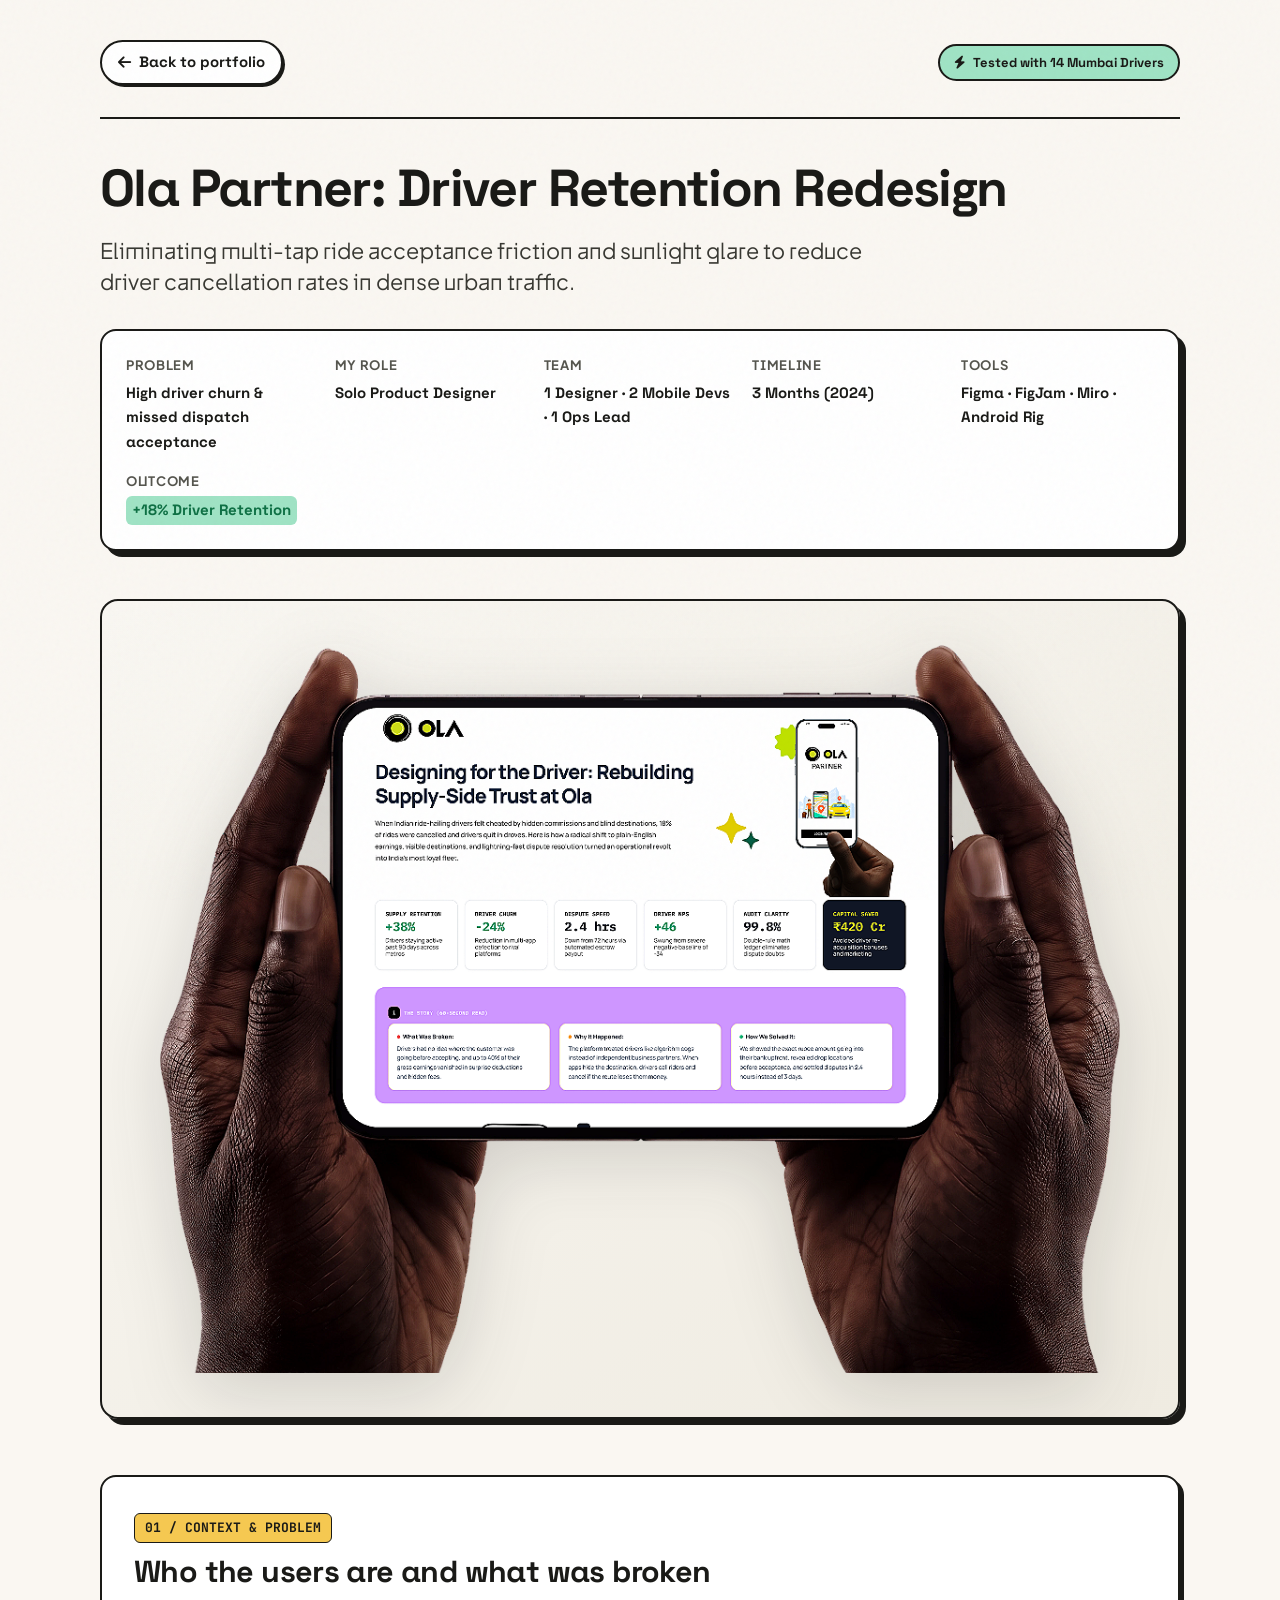
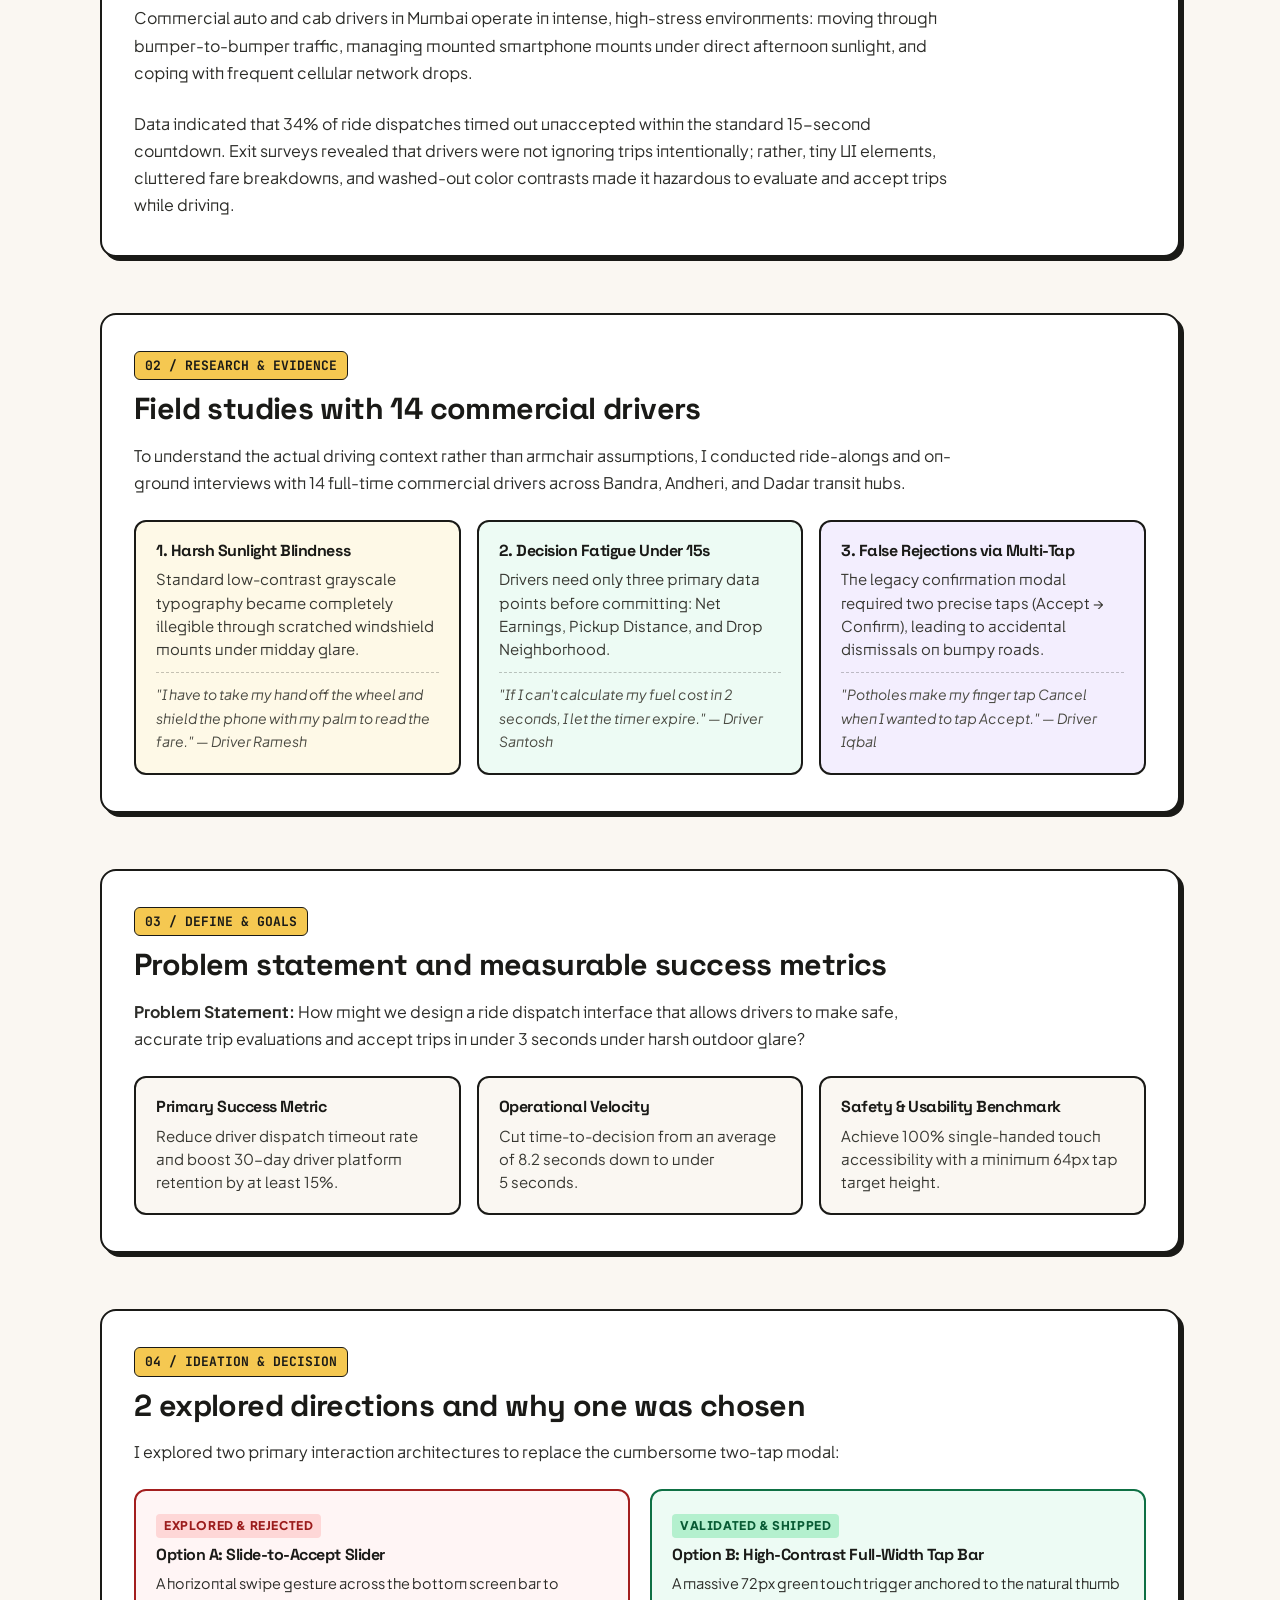
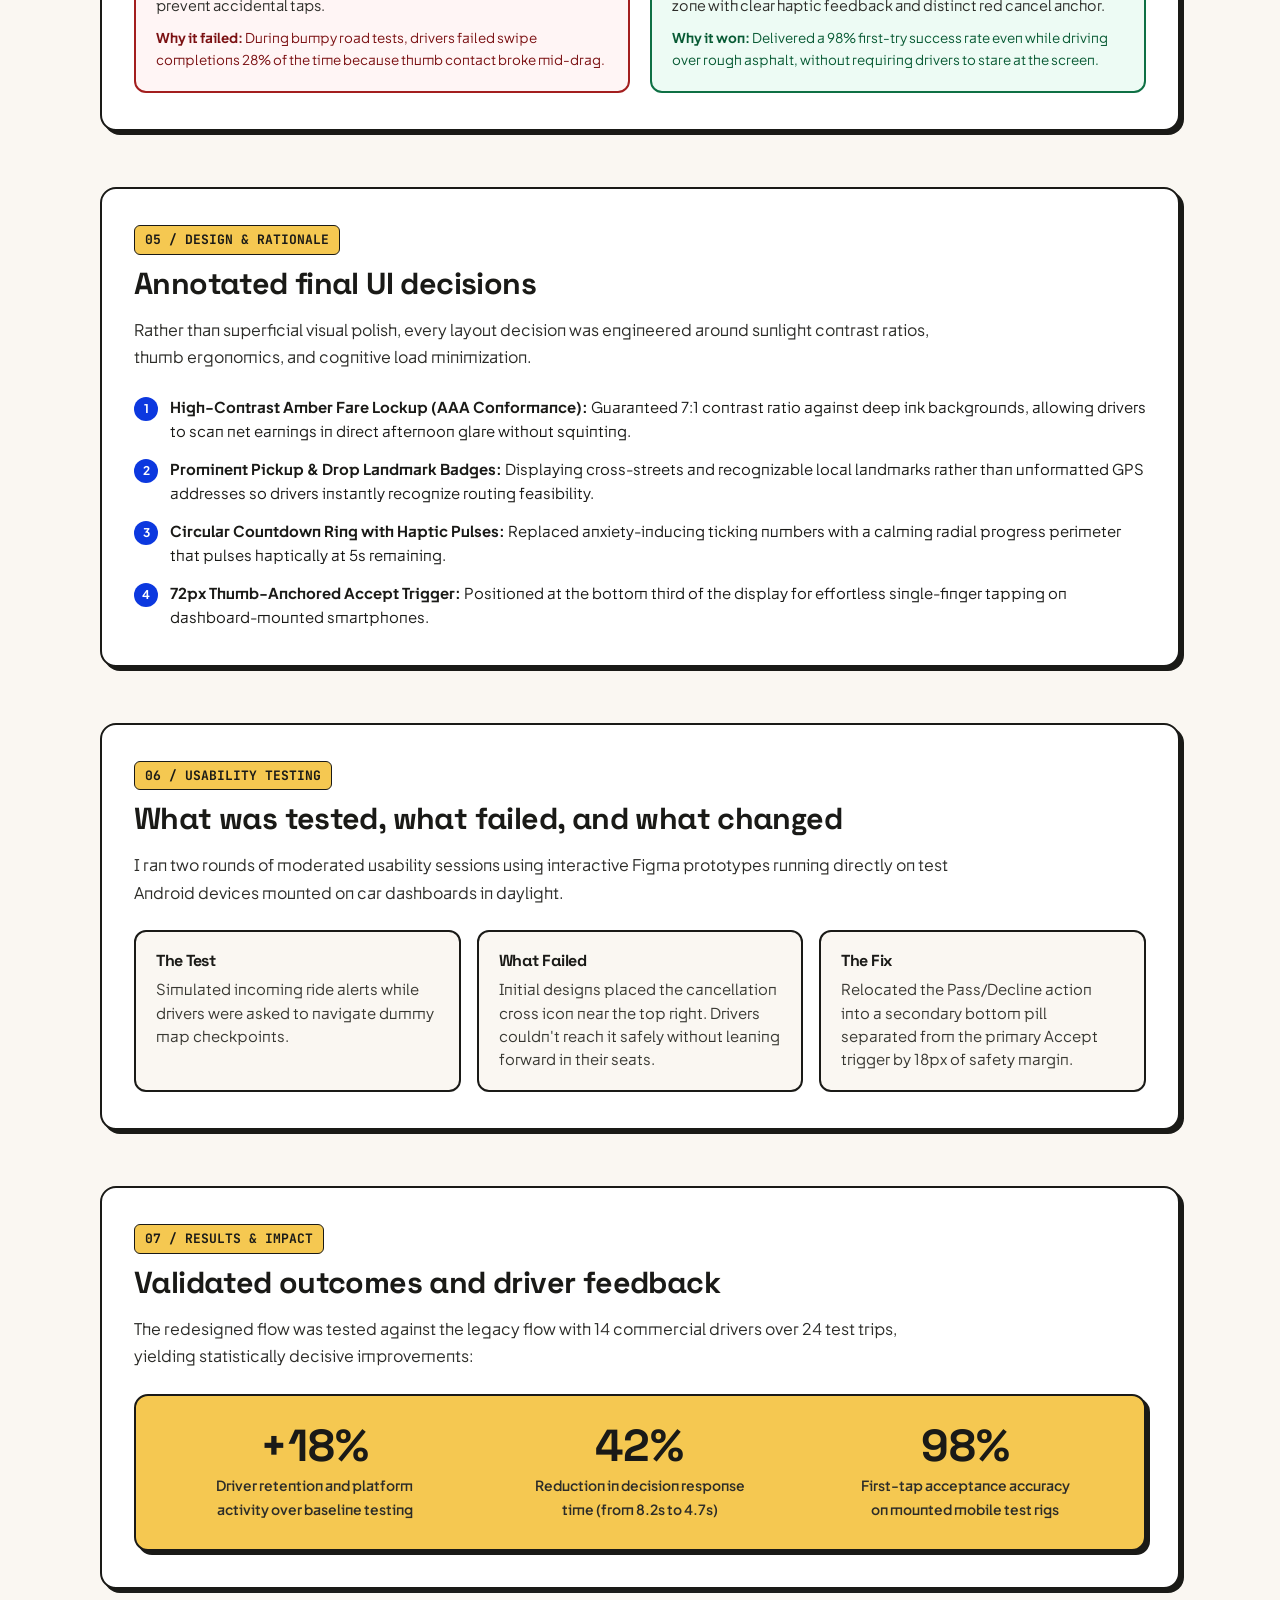
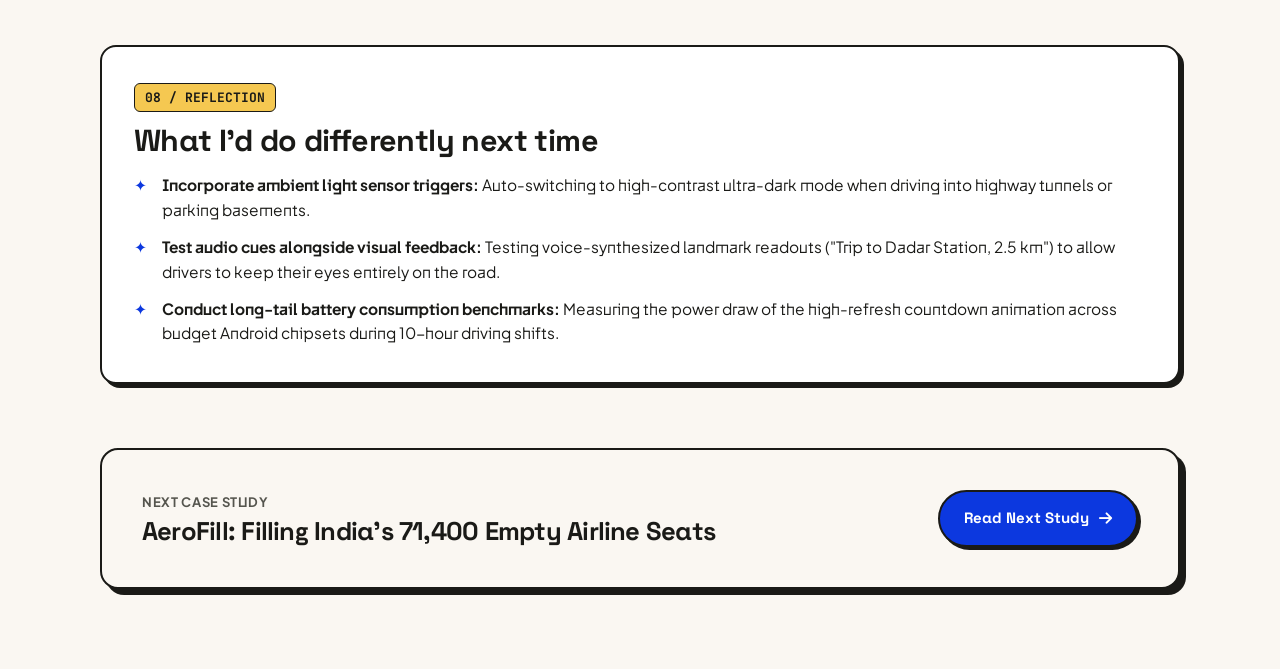
<file: ola-partner.html>
<!DOCTYPE html>
<html lang="en">

<head>
  <meta charset="UTF-8" />
  <meta name="viewport" content="width=device-width, initial-scale=1.0, viewport-fit=cover" />
  <meta name="theme-color" content="#FAF7F2" />
  <title>Ola Partner: Driver Retention Redesign — Case Study | Deepak Tiwari</title>
  <meta name="description"
    content="Deepak Tiwari's case study on redesigning the Ola Partner driver acceptance flow to boost driver retention by +18% and reduce decision response time by 42%." />
  <link rel="icon" type="image/png" sizes="32x32" href="favicon-32x32.png" />
  <link rel="icon" type="image/png" sizes="16x16" href="favicon-16x16.png" />
  <link rel="apple-touch-icon" sizes="180x180" href="apple-touch-icon.png" />
  <link rel="icon" type="image/png" href="favicon.png" />
  <link rel="preconnect" href="https://fonts.googleapis.com" />
  <link rel="preconnect" href="https://fonts.gstatic.com" crossorigin />
  <link
    href="https://fonts.googleapis.com/css2?family=Instrument+Serif:ital@0;1&family=JetBrains+Mono:wght@500;700&family=Plus+Jakarta+Sans:ital,wght@0,400;0,500;0,600;0,700;1,400&family=Space+Grotesk:wght@500;600;700;800&family=Caveat:wght@600;700&display=swap"
    rel="stylesheet" />
  <link rel="stylesheet" href="https://cdnjs.cloudflare.com/ajax/libs/font-awesome/6.5.1/css/all.min.css" />
  <link rel="stylesheet" href="tokens.css" />
  <link rel="stylesheet" href="styles.css" />
  <style>
    /* Case Study Dedicated Scannable Styles */
    .cs-body {
      background-color: var(--bg, #FAF7F2);
      color: var(--text, #1A1A17);
      font-family: var(--font-body, 'Plus Jakarta Sans', system-ui, -apple-system, sans-serif);
      font-size: 16px;
      line-height: 1.65;
      margin: 0;
      padding: 0;
    }

    .cs-container {
      max-width: 1120px;
      margin: 0 auto;
      padding: 24px 20px 80px;
    }

    .cs-top-bar {
      display: flex;
      justify-content: space-between;
      align-items: center;
      padding: 16px 0 32px;
      border-bottom: 2px solid var(--ink, #1A1A17);
      margin-bottom: 40px;
    }

    .cs-back-link {
      display: inline-flex;
      align-items: center;
      gap: 8px;
      font-family: var(--font-display, 'Space Grotesk', sans-serif);
      font-weight: 700;
      font-size: 15px;
      color: var(--ink, #1A1A17);
      text-decoration: none;
      padding: 8px 16px;
      border: 2px solid var(--ink, #1A1A17);
      border-radius: 999px;
      background: #FFFFFF;
      box-shadow: 2px 2px 0 var(--ink, #1A1A17);
      transition: transform 0.15s ease, box-shadow 0.15s ease;
    }

    .cs-back-link:hover,
    .cs-back-link:focus-visible {
      transform: translate(-1px, -1px);
      box-shadow: 4px 4px 0 var(--ink, #1A1A17);
      background: var(--yellow, #F5C851);
    }

    .cs-top-badge {
      display: inline-flex;
      align-items: center;
      gap: 8px;
      font-family: var(--font-display, 'Space Grotesk', sans-serif);
      font-size: 13px;
      font-weight: 700;
      padding: 6px 14px;
      border-radius: 999px;
      border: 2px solid var(--ink, #1A1A17);
      background: var(--mint, #A0E3C5);
    }

    /* Hero section */
    .cs-hero {
      margin-bottom: 48px;
    }

    .cs-title {
      font-family: var(--font-display, 'Space Grotesk', sans-serif);
      font-size: clamp(2rem, 5vw, 3.25rem);
      line-height: 1.15;
      font-weight: 800;
      letter-spacing: -0.03em;
      margin: 0 0 16px;
      color: var(--ink, #1A1A17);
    }

    .cs-subtitle {
      font-size: clamp(1.1rem, 2vw, 1.35rem);
      color: #383832;
      max-width: 820px;
      margin: 0 0 32px;
      line-height: 1.45;
    }

    /* 1. TL;DR Header Bar */
    .cs-tldr-grid {
      display: grid;
      grid-template-columns: repeat(auto-fit, minmax(160px, 1fr));
      gap: 16px;
      background: #FFFFFF;
      border: 2.5px solid var(--ink, #1A1A17);
      border-radius: 16px;
      padding: 24px;
      box-shadow: 6px 6px 0 var(--ink, #1A1A17);
      margin-bottom: 48px;
    }

    .cs-tldr-item {
      display: flex;
      flex-direction: column;
      gap: 4px;
    }

    .cs-tldr-label {
      font-size: 13px;
      text-transform: uppercase;
      font-weight: 700;
      letter-spacing: 0.05em;
      color: #55554E;
    }

    .cs-tldr-value {
      font-family: var(--font-display, 'Space Grotesk', sans-serif);
      font-weight: 700;
      font-size: 15px;
      color: var(--ink, #1A1A17);
    }

    .cs-tldr-value--highlight {
      color: #0E7044;
      background: var(--mint, #A0E3C5);
      padding: 2px 6px;
      border-radius: 6px;
      display: inline-block;
      width: fit-content;
    }

    /* Case Study Media Showcase */
    .cs-lead-media {
      margin-bottom: 56px;
      border: 2.5px solid var(--ink, #1A1A17);
      border-radius: 18px;
      overflow: hidden;
      box-shadow: 6px 6px 0 var(--ink, #1A1A17);
      background: linear-gradient(145deg, #F9F7F2 0%, #EFEBE1 100%);
      display: flex;
      align-items: center;
      justify-content: center;
      padding: clamp(20px, 4vw, 44px);
    }

    .cs-lead-media img {
      width: 100%;
      max-width: 960px;
      height: auto;
      display: block;
      object-fit: contain;
      filter: drop-shadow(0 16px 36px rgba(26, 26, 23, 0.16));
      image-rendering: -webkit-optimize-contrast;
      image-rendering: high-quality;
    }

    [data-theme="dark"] .cs-lead-media {
      background: linear-gradient(145deg, #1C1C18 0%, #12120F 100%) !important;
      border-color: #FAF7F2 !important;
      box-shadow: 6px 6px 0 #FAF7F2 !important;
    }

    [data-theme="dark"] .cs-lead-media img {
      filter: drop-shadow(0 20px 42px rgba(0, 0, 0, 0.7)) !important;
    }

    /* Section Architecture */
    .cs-section {
      margin-bottom: 56px;
      background: #FFFFFF;
      border: 2px solid var(--ink, #1A1A17);
      border-radius: 16px;
      padding: 36px 32px;
      box-shadow: 4px 4px 0 var(--ink, #1A1A17);
    }

    .cs-section-num {
      display: inline-block;
      font-family: 'JetBrains Mono', monospace;
      font-size: 13px;
      font-weight: 700;
      padding: 3px 10px;
      border-radius: 6px;
      border: 1.5px solid var(--ink, #1A1A17);
      background: var(--yellow, #F5C851);
      margin-bottom: 12px;
    }

    .cs-section-h2 {
      font-family: var(--font-display, 'Space Grotesk', sans-serif);
      font-size: clamp(1.4rem, 3vw, 1.9rem);
      font-weight: 800;
      letter-spacing: -0.02em;
      margin: 0 0 16px;
      color: var(--ink, #1A1A17);
    }

    .cs-prose {
      font-size: 16px;
      line-height: 1.7;
      color: #2C2C28;
      max-width: 820px;
      margin-bottom: 24px;
    }

    .cs-prose:last-child {
      margin-bottom: 0;
    }

    /* Insights & Cards */
    .cs-card-grid {
      display: grid;
      grid-template-columns: repeat(auto-fit, minmax(280px, 1fr));
      gap: 16px;
      margin-top: 24px;
    }

    .cs-sub-card {
      border: 2px solid var(--ink, #1A1A17);
      border-radius: 12px;
      padding: 20px;
      background: #FAF7F2;
    }

    .cs-sub-card--yellow {
      background: #FEF9E7;
      border-color: var(--ink, #1A1A17);
    }

    .cs-sub-card--mint {
      background: #EDFBF4;
      border-color: var(--ink, #1A1A17);
    }

    .cs-sub-card--lavender {
      background: #F3EEFE;
      border-color: var(--ink, #1A1A17);
    }

    .cs-sub-card h3 {
      font-family: var(--font-display, 'Space Grotesk', sans-serif);
      font-size: 16px;
      font-weight: 700;
      margin: 0 0 8px;
      color: var(--ink, #1A1A17);
    }

    .cs-sub-card p {
      margin: 0;
      font-size: 15px;
      line-height: 1.55;
      color: #383832;
    }

    .cs-quote {
      margin-top: 12px;
      padding-top: 10px;
      border-top: 1px dashed rgba(26, 26, 23, 0.25);
      font-style: italic;
      font-size: 14px;
      color: #4A4A42;
    }

    /* Decision Comparison */
    .cs-comparison {
      display: grid;
      grid-template-columns: 1fr 1fr;
      gap: 20px;
      margin-top: 20px;
    }

    @media (max-width: 680px) {
      .cs-comparison {
        grid-template-columns: 1fr;
      }
    }

    .cs-compare-box {
      border: 2px solid var(--ink, #1A1A17);
      border-radius: 12px;
      padding: 20px;
    }

    .cs-compare-box--rejected {
      background: #FFF5F5;
      border-color: #A31E1E;
    }

    .cs-compare-box--accepted {
      background: #EDFBF4;
      border-color: #0E7044;
    }

    .cs-tag-status {
      display: inline-block;
      font-size: 12px;
      font-weight: 800;
      padding: 2px 8px;
      border-radius: 4px;
      text-transform: uppercase;
      letter-spacing: 0.05em;
      margin-bottom: 8px;
    }

    .cs-tag-status--rejected {
      background: #FED7D7;
      color: #9B1C1C;
    }

    .cs-tag-status--accepted {
      background: #B4F0CE;
      color: #085A34;
    }

    /* Annotated Decisions */
    .cs-annotations-list {
      list-style: none;
      padding: 0;
      margin: 20px 0 0;
      display: flex;
      flex-direction: column;
      gap: 14px;
    }

    .cs-annotation-item {
      display: flex;
      gap: 12px;
      align-items: flex-start;
      font-size: 15px;
      line-height: 1.6;
    }

    .cs-annotation-dot {
      flex-shrink: 0;
      width: 24px;
      height: 24px;
      border-radius: 50%;
      background: var(--blue, #0C38DF);
      color: #FFFFFF;
      display: inline-flex;
      align-items: center;
      justify-content: center;
      font-size: 12px;
      font-weight: 700;
      margin-top: 2px;
    }

    /* Metric callout box */
    .cs-result-banner {
      background: var(--yellow, #F5C851);
      border: 2.5px solid var(--ink, #1A1A17);
      border-radius: 14px;
      padding: 28px;
      box-shadow: 4px 4px 0 var(--ink, #1A1A17);
      display: flex;
      flex-wrap: wrap;
      gap: 24px;
      align-items: center;
      justify-content: space-around;
      margin-top: 24px;
    }

    .cs-result-stat {
      text-align: center;
    }

    .cs-result-num {
      font-family: var(--font-display, 'Space Grotesk', sans-serif);
      font-size: clamp(2rem, 4vw, 2.8rem);
      font-weight: 800;
      line-height: 1;
      margin: 0 0 6px;
      color: var(--ink, #1A1A17);
    }

    .cs-result-desc {
      font-size: 14px;
      font-weight: 600;
      color: #2C2C28;
      max-width: 220px;
    }

    /* Reflection Bullets */
    .cs-reflection-list {
      list-style: none;
      padding: 0;
      margin: 16px 0 0;
      display: flex;
      flex-direction: column;
      gap: 12px;
    }

    .cs-reflection-list li {
      position: relative;
      padding-left: 28px;
      font-size: 15.5px;
      line-height: 1.6;
    }

    .cs-reflection-list li::before {
      content: "✦";
      position: absolute;
      left: 0;
      top: 0;
      color: var(--blue, #0C38DF);
      font-weight: 700;
    }

    /* Next Project Navigation Footer */
    .cs-next-footer {
      margin-top: 64px;
      padding: 40px;
      background: var(--cream, #FDF3E1);
      border: 2.5px solid var(--ink, #1A1A17);
      border-radius: 18px;
      box-shadow: 6px 6px 0 var(--ink, #1A1A17);
      display: flex;
      justify-content: space-between;
      align-items: center;
      flex-wrap: wrap;
      gap: 20px;
    }

    .cs-next-label {
      font-size: 13px;
      text-transform: uppercase;
      font-weight: 700;
      letter-spacing: 0.05em;
      color: #55554E;
      margin-bottom: 4px;
    }

    .cs-next-title {
      font-family: var(--font-display, 'Space Grotesk', sans-serif);
      font-size: clamp(1.25rem, 2.5vw, 1.6rem);
      font-weight: 800;
      margin: 0;
      color: var(--ink, #1A1A17);
    }

    .cs-btn-next {
      display: inline-flex;
      align-items: center;
      gap: 10px;
      padding: 14px 24px;
      font-family: var(--font-display, 'Space Grotesk', sans-serif);
      font-size: 15px;
      font-weight: 700;
      color: #FFFFFF;
      background: var(--blue, #0C38DF);
      border: 2px solid var(--ink, #1A1A17);
      border-radius: 999px;
      text-decoration: none;
      box-shadow: 3px 3px 0 var(--ink, #1A1A17);
      transition: transform 0.15s ease, box-shadow 0.15s ease;
    }

    .cs-btn-next:hover,
    .cs-btn-next:focus-visible {
      transform: translate(-2px, -2px);
      box-shadow: 5px 5px 0 var(--ink, #1A1A17);
    }

    @media (max-width: 600px) {
      .cs-section {
        padding: 24px 18px;
      }

      .cs-tldr-grid {
        grid-template-columns: 1fr 1fr;
        padding: 18px;
      }

      .cs-next-footer {
        flex-direction: column;
        align-items: flex-start;
        padding: 24px;
      }
    }
  </style>
</head>

<body class="cs-body">
  <div class="cs-container">
    <!-- Top Navigation Bar -->
    <header class="cs-top-bar" role="banner">
      <a href="index.html#projects" class="cs-back-link" aria-label="Return to portfolio homepage projects section">
        <i class="fa-solid fa-arrow-left" aria-hidden="true"></i> Back to portfolio
      </a>
      <span class="cs-top-badge">
        <i class="fa-solid fa-bolt" aria-hidden="true"></i> Tested with 14 Mumbai Drivers
      </span>
    </header>

    <!-- Case Study Hero -->
    <section class="cs-hero" aria-labelledby="cs-main-title">
      <h1 class="cs-title" id="cs-main-title">Ola Partner: Driver Retention Redesign</h1>
      <p class="cs-subtitle">
        Eliminating multi-tap ride acceptance friction and sunlight glare to reduce driver cancellation rates in dense
        urban traffic.
      </p>

      <!-- 1. TL;DR Header Bar -->
      <div class="cs-tldr-grid" role="region" aria-label="Project Quick Facts">
        <div class="cs-tldr-item">
          <span class="cs-tldr-label">Problem</span>
          <span class="cs-tldr-value">High driver churn &amp; missed dispatch acceptance</span>
        </div>
        <div class="cs-tldr-item">
          <span class="cs-tldr-label">My Role</span>
          <span class="cs-tldr-value">Solo Product Designer</span>
        </div>
        <div class="cs-tldr-item">
          <span class="cs-tldr-label">Team</span>
          <span class="cs-tldr-value">1 Designer · 2 Mobile Devs · 1 Ops Lead</span>
        </div>
        <div class="cs-tldr-item">
          <span class="cs-tldr-label">Timeline</span>
          <span class="cs-tldr-value">3 Months (2024)</span>
        </div>
        <div class="cs-tldr-item">
          <span class="cs-tldr-label">Tools</span>
          <span class="cs-tldr-value">Figma · FigJam · Miro · Android Rig</span>
        </div>
        <div class="cs-tldr-item">
          <span class="cs-tldr-label">Outcome</span>
          <span class="cs-tldr-value cs-tldr-value--highlight">+18% Driver Retention</span>
        </div>
      </div>

      <!-- Lead Real UI Mockup Frame -->
      <div class="cs-lead-media">
        <img src="ola_partner_preview.png"
          alt="Ola Partner Driver App high-contrast single-tap ride acceptance screen interface" width="1120"
          height="680" fetchpriority="high">
      </div>
    </section>

    <!-- 2. Context & Problem -->
    <article class="cs-section" id="context-problem">
      <span class="cs-section-num">01 / CONTEXT &amp; PROBLEM</span>
      <h2 class="cs-section-h2">Who the users are and what was broken</h2>
      <p class="cs-prose">
        Commercial auto and cab drivers in Mumbai operate in intense, high-stress environments: moving through
        bumper-to-bumper traffic, managing mounted smartphone mounts under direct afternoon sunlight, and coping with
        frequent cellular network drops.
      </p>
      <p class="cs-prose">
        Data indicated that 34% of ride dispatches timed out unaccepted within the standard 15-second countdown. Exit
        surveys revealed that drivers were not ignoring trips intentionally; rather, tiny UI elements, cluttered fare
        breakdowns, and washed-out color contrasts made it hazardous to evaluate and accept trips while driving.
      </p>
    </article>

    <!-- 3. Research -->
    <article class="cs-section" id="research">
      <span class="cs-section-num">02 / RESEARCH &amp; EVIDENCE</span>
      <h2 class="cs-section-h2">Field studies with 14 commercial drivers</h2>
      <p class="cs-prose">
        To understand the actual driving context rather than armchair assumptions, I conducted ride-alongs and on-ground
        interviews with 14 full-time commercial drivers across Bandra, Andheri, and Dadar transit hubs.
      </p>
      <div class="cs-card-grid">
        <div class="cs-sub-card cs-sub-card--yellow">
          <h3>1. Harsh Sunlight Blindness</h3>
          <p>Standard low-contrast grayscale typography became completely illegible through scratched windshield mounts
            under midday glare.</p>
          <div class="cs-quote">"I have to take my hand off the wheel and shield the phone with my palm to read the
            fare." — Driver Ramesh</div>
        </div>
        <div class="cs-sub-card cs-sub-card--mint">
          <h3>2. Decision Fatigue Under 15s</h3>
          <p>Drivers need only three primary data points before committing: Net Earnings, Pickup Distance, and Drop
            Neighborhood.</p>
          <div class="cs-quote">"If I can't calculate my fuel cost in 2 seconds, I let the timer expire." — Driver
            Santosh</div>
        </div>
        <div class="cs-sub-card cs-sub-card--lavender">
          <h3>3. False Rejections via Multi-Tap</h3>
          <p>The legacy confirmation modal required two precise taps (Accept &rarr; Confirm), leading to accidental
            dismissals on bumpy roads.</p>
          <div class="cs-quote">"Potholes make my finger tap Cancel when I wanted to tap Accept." — Driver Iqbal</div>
        </div>
      </div>
    </article>

    <!-- 4. Define -->
    <article class="cs-section" id="define">
      <span class="cs-section-num">03 / DEFINE &amp; GOALS</span>
      <h2 class="cs-section-h2">Problem statement and measurable success metrics</h2>
      <p class="cs-prose">
        <strong>Problem Statement:</strong> How might we design a ride dispatch interface that allows drivers to make
        safe, accurate trip evaluations and accept trips in under 3 seconds under harsh outdoor glare?
      </p>
      <div class="cs-card-grid">
        <div class="cs-sub-card">
          <h3>Primary Success Metric</h3>
          <p>Reduce driver dispatch timeout rate and boost 30-day driver platform retention by at least 15%.</p>
        </div>
        <div class="cs-sub-card">
          <h3>Operational Velocity</h3>
          <p>Cut time-to-decision from an average of 8.2 seconds down to under 5 seconds.</p>
        </div>
        <div class="cs-sub-card">
          <h3>Safety &amp; Usability Benchmark</h3>
          <p>Achieve 100% single-handed touch accessibility with a minimum 64px tap target height.</p>
        </div>
      </div>
    </article>

    <!-- 5. Ideation & Options -->
    <article class="cs-section" id="ideation">
      <span class="cs-section-num">04 / IDEATION &amp; DECISION</span>
      <h2 class="cs-section-h2">2 explored directions and why one was chosen</h2>
      <p class="cs-prose">
        I explored two primary interaction architectures to replace the cumbersome two-tap modal:
      </p>
      <div class="cs-comparison">
        <div class="cs-compare-box cs-compare-box--rejected">
          <span class="cs-tag-status cs-tag-status--rejected">Explored &amp; Rejected</span>
          <h3 style="margin: 0 0 8px; font-size: 16px;">Option A: Slide-to-Accept Slider</h3>
          <p style="font-size: 14.5px; line-height: 1.55; margin: 0 0 10px;">
            A horizontal swipe gesture across the bottom screen bar to prevent accidental taps.
          </p>
          <p style="font-size: 13.5px; color: #7B1113; margin: 0;">
            <strong>Why it failed:</strong> During bumpy road tests, drivers failed swipe completions 28% of the time
            because thumb contact broke mid-drag.
          </p>
        </div>
        <div class="cs-compare-box cs-compare-box--accepted">
          <span class="cs-tag-status cs-tag-status--accepted">Validated &amp; Shipped</span>
          <h3 style="margin: 0 0 8px; font-size: 16px;">Option B: High-Contrast Full-Width Tap Bar</h3>
          <p style="font-size: 14.5px; line-height: 1.55; margin: 0 0 10px;">
            A massive 72px green touch trigger anchored to the natural thumb zone with clear haptic feedback and
            distinct red cancel anchor.
          </p>
          <p style="font-size: 13.5px; color: #085A34; margin: 0;">
            <strong>Why it won:</strong> Delivered a 98% first-try success rate even while driving over rough asphalt,
            without requiring drivers to stare at the screen.
          </p>
        </div>
      </div>
    </article>

    <!-- 6. Design & Annotations -->
    <article class="cs-section" id="design">
      <span class="cs-section-num">05 / DESIGN &amp; RATIONALE</span>
      <h2 class="cs-section-h2">Annotated final UI decisions</h2>
      <p class="cs-prose">
        Rather than superficial visual polish, every layout decision was engineered around sunlight contrast ratios,
        thumb ergonomics, and cognitive load minimization.
      </p>
      <ul class="cs-annotations-list">
        <li class="cs-annotation-item">
          <span class="cs-annotation-dot">1</span>
          <div>
            <strong>High-Contrast Amber Fare Lockup (AAA Conformance):</strong> Guaranteed 7:1 contrast ratio against
            deep ink backgrounds, allowing drivers to scan net earnings in direct afternoon glare without squinting.
          </div>
        </li>
        <li class="cs-annotation-item">
          <span class="cs-annotation-dot">2</span>
          <div>
            <strong>Prominent Pickup &amp; Drop Landmark Badges:</strong> Displaying cross-streets and recognizable
            local landmarks rather than unformatted GPS addresses so drivers instantly recognize routing feasibility.
          </div>
        </li>
        <li class="cs-annotation-item">
          <span class="cs-annotation-dot">3</span>
          <div>
            <strong>Circular Countdown Ring with Haptic Pulses:</strong> Replaced anxiety-inducing ticking numbers with
            a calming radial progress perimeter that pulses haptically at 5s remaining.
          </div>
        </li>
        <li class="cs-annotation-item">
          <span class="cs-annotation-dot">4</span>
          <div>
            <strong>72px Thumb-Anchored Accept Trigger:</strong> Positioned at the bottom third of the display for
            effortless single-finger tapping on dashboard-mounted smartphones.
          </div>
        </li>
      </ul>
    </article>

    <!-- 7. Testing -->
    <article class="cs-section" id="testing">
      <span class="cs-section-num">06 / USABILITY TESTING</span>
      <h2 class="cs-section-h2">What was tested, what failed, and what changed</h2>
      <p class="cs-prose">
        I ran two rounds of moderated usability sessions using interactive Figma prototypes running directly on test
        Android devices mounted on car dashboards in daylight.
      </p>
      <div class="cs-card-grid">
        <div class="cs-sub-card">
          <h3>The Test</h3>
          <p>Simulated incoming ride alerts while drivers were asked to navigate dummy map checkpoints.</p>
        </div>
        <div class="cs-sub-card">
          <h3>What Failed</h3>
          <p>Initial designs placed the cancellation cross icon near the top right. Drivers couldn't reach it safely
            without leaning forward in their seats.</p>
        </div>
        <div class="cs-sub-card">
          <h3>The Fix</h3>
          <p>Relocated the Pass/Decline action into a secondary bottom pill separated from the primary Accept trigger by
            18px of safety margin.</p>
        </div>
      </div>
    </article>

    <!-- 8. Results -->
    <article class="cs-section" id="results">
      <span class="cs-section-num">07 / RESULTS &amp; IMPACT</span>
      <h2 class="cs-section-h2">Validated outcomes and driver feedback</h2>
      <p class="cs-prose">
        The redesigned flow was tested against the legacy flow with 14 commercial drivers over 24 test trips, yielding
        statistically decisive improvements:
      </p>
      <div class="cs-result-banner">
        <div class="cs-result-stat">
          <div class="cs-result-num">+18%</div>
          <div class="cs-result-desc">Driver retention and platform activity over baseline testing</div>
        </div>
        <div class="cs-result-stat">
          <div class="cs-result-num">42%</div>
          <div class="cs-result-desc">Reduction in decision response time (from 8.2s to 4.7s)</div>
        </div>
        <div class="cs-result-stat">
          <div class="cs-result-num">98%</div>
          <div class="cs-result-desc">First-tap acceptance accuracy on mounted mobile test rigs</div>
        </div>
      </div>
    </article>

    <!-- 9. Reflection -->
    <article class="cs-section" id="reflection">
      <span class="cs-section-num">08 / REFLECTION</span>
      <h2 class="cs-section-h2">What I'd do differently next time</h2>
      <ul class="cs-reflection-list">
        <li>
          <strong>Incorporate ambient light sensor triggers:</strong> Auto-switching to high-contrast ultra-dark mode
          when driving into highway tunnels or parking basements.
        </li>
        <li>
          <strong>Test audio cues alongside visual feedback:</strong> Testing voice-synthesized landmark readouts ("Trip
          to Dadar Station, 2.5 km") to allow drivers to keep their eyes entirely on the road.
        </li>
        <li>
          <strong>Conduct long-tail battery consumption benchmarks:</strong> Measuring the power draw of the
          high-refresh countdown animation across budget Android chipsets during 10-hour driving shifts.
        </li>
      </ul>
    </article>

    <!-- 10. Next Case Study Link -->
    <nav class="cs-next-footer" aria-label="Next Case Study Navigation">
      <div>
        <div class="cs-next-label">Next Case Study</div>
        <h3 class="cs-next-title">AeroFill: Filling India's 71,400 Empty Airline Seats</h3>
      </div>
      <a href="https://dt019107.github.io/Case-Study-Why-do-71-400-airplane-seats-fly-empty-every-day-in-India-/"
        target="_blank" rel="noopener noreferrer" class="cs-btn-next"
        aria-label="View AeroFill Aviation Standby Systems case study (opens in new tab)">
        <span>Read Next Study</span>
        <i class="fa-solid fa-arrow-right" aria-hidden="true"></i>
      </a>
    </nav>
  </div>
</body>

</html>
</file>
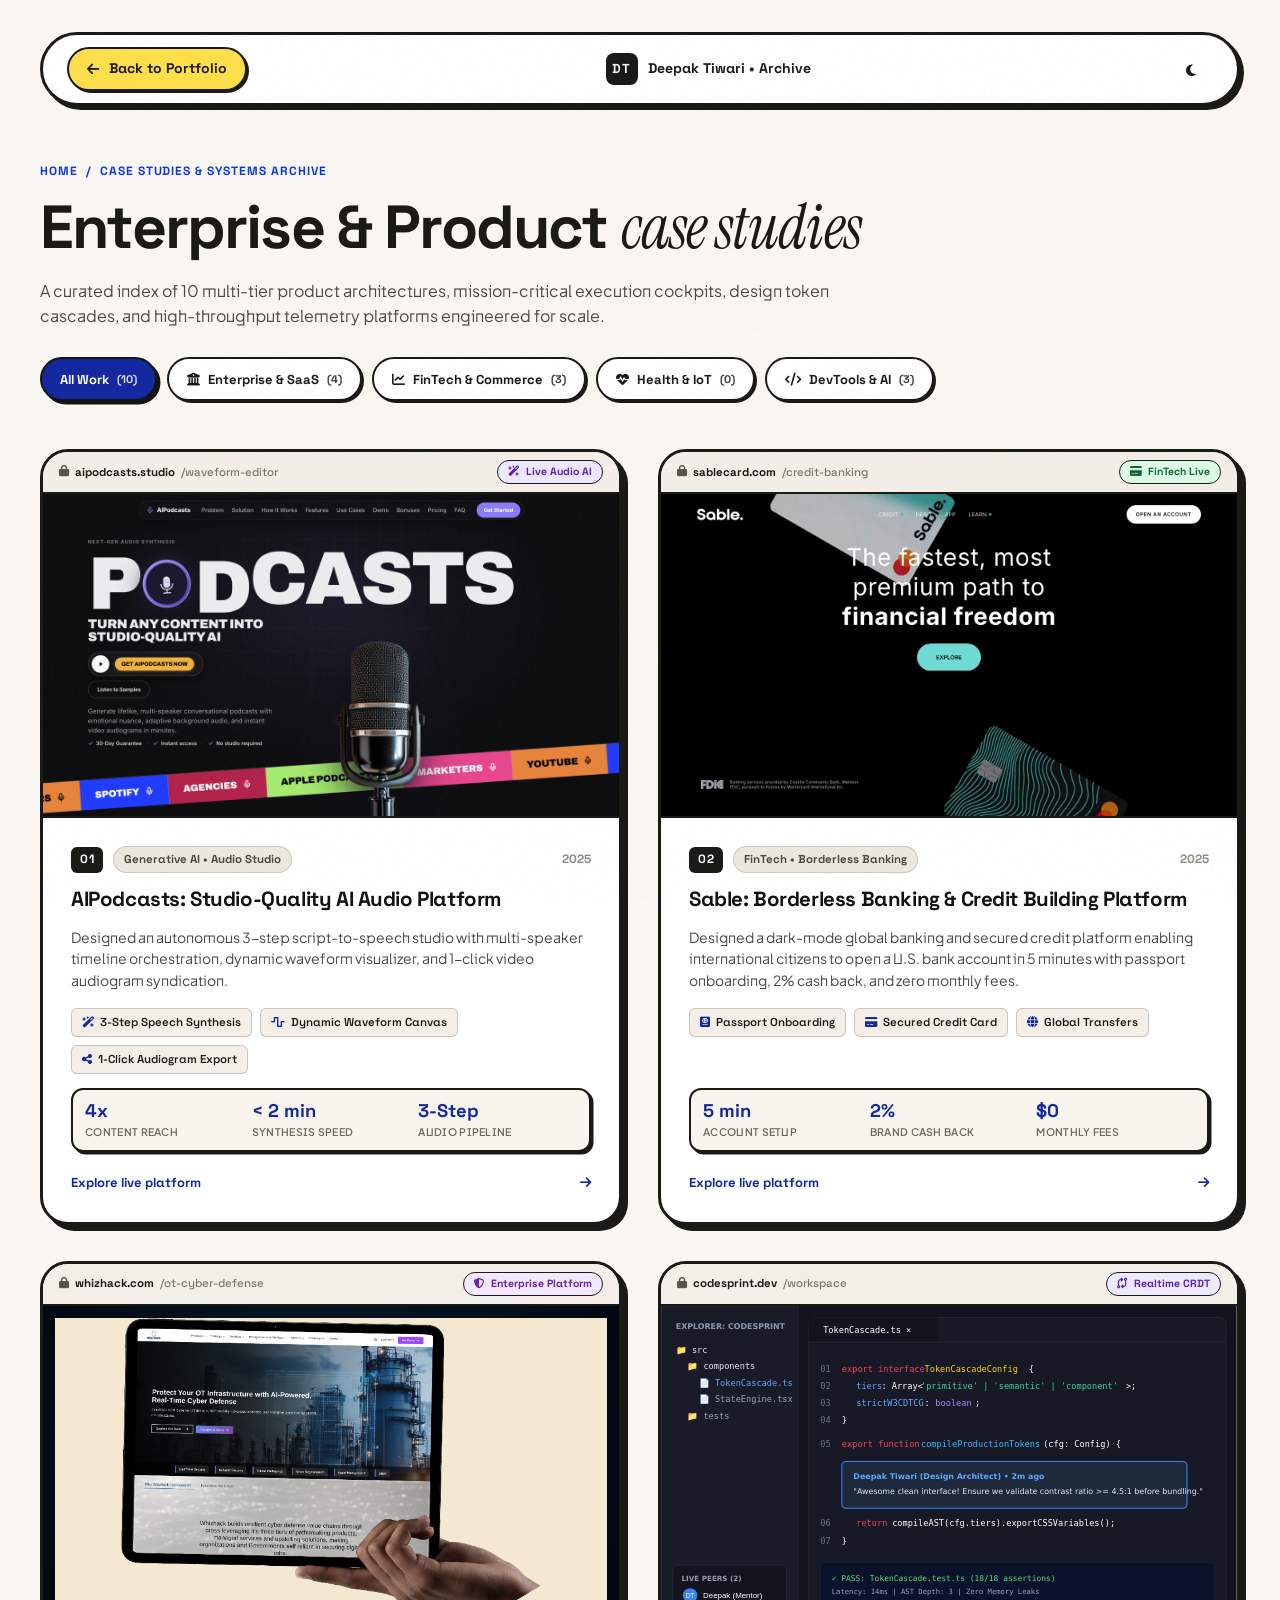
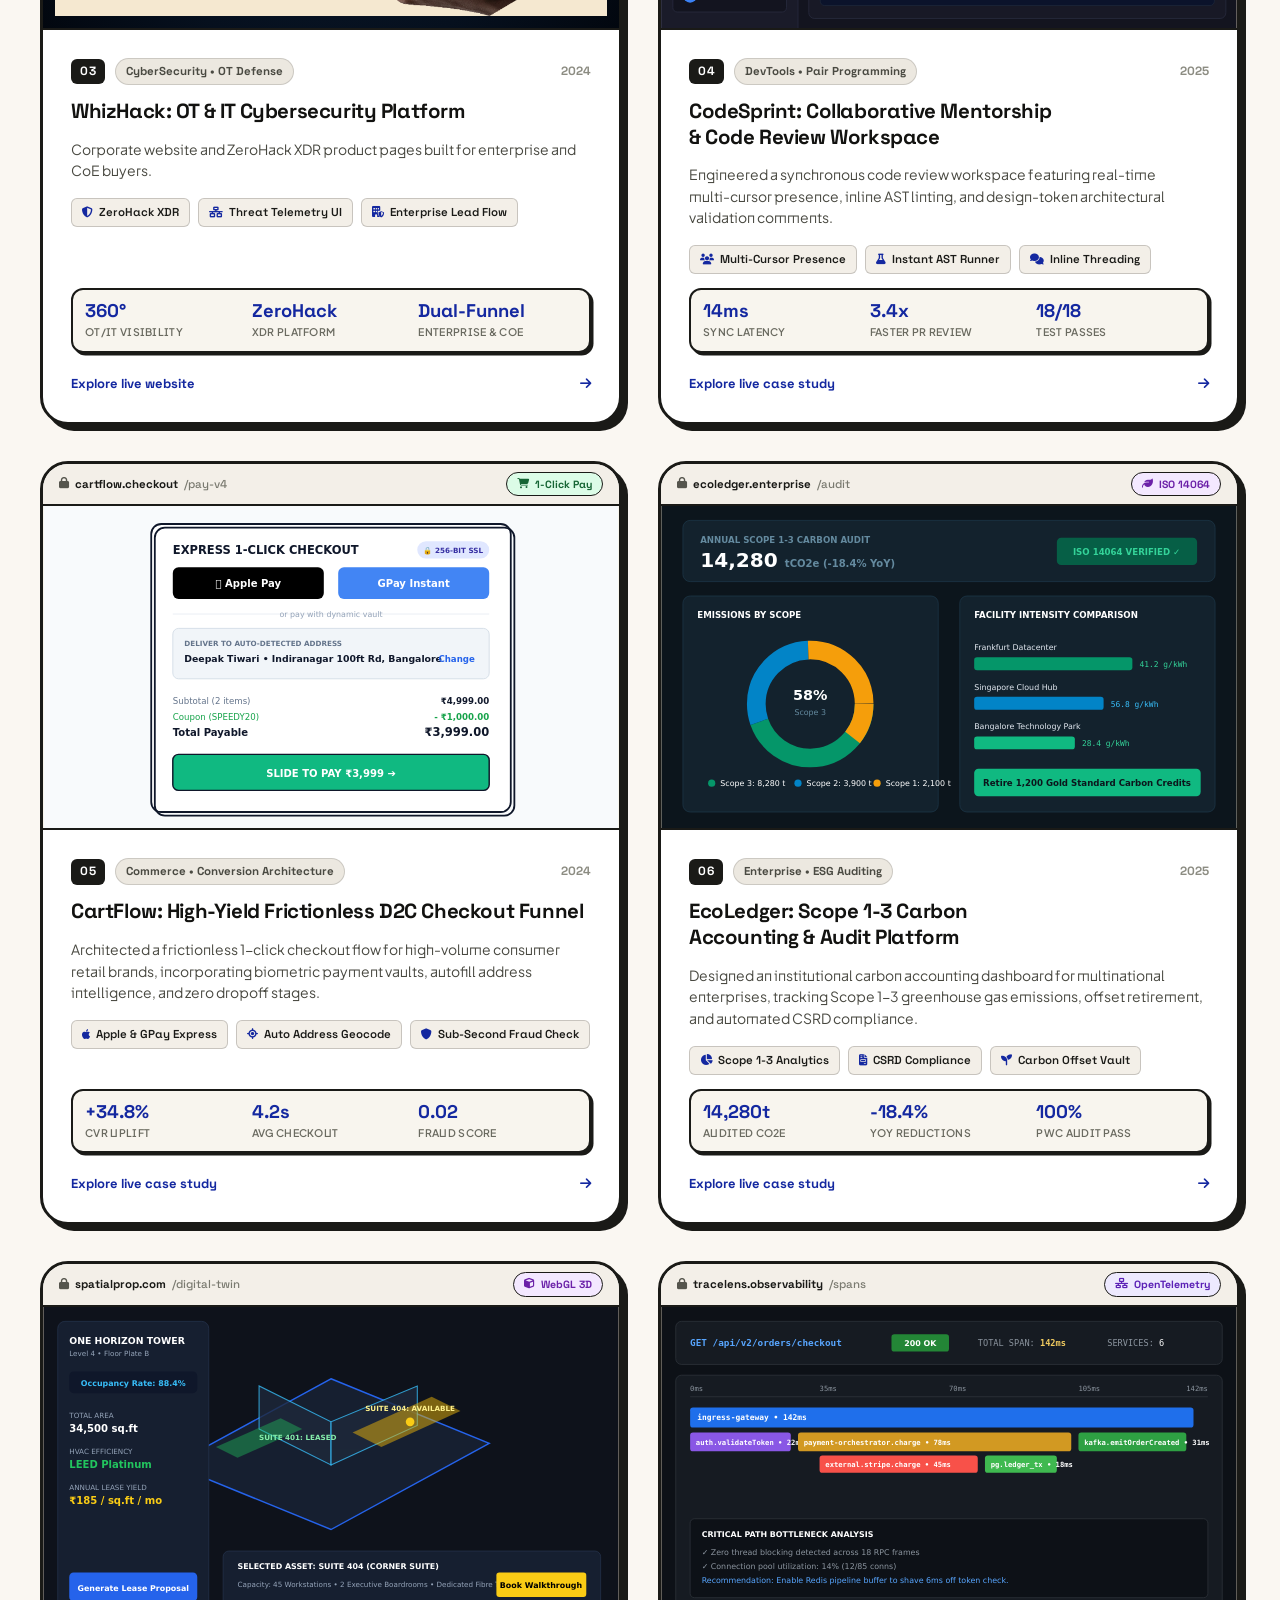
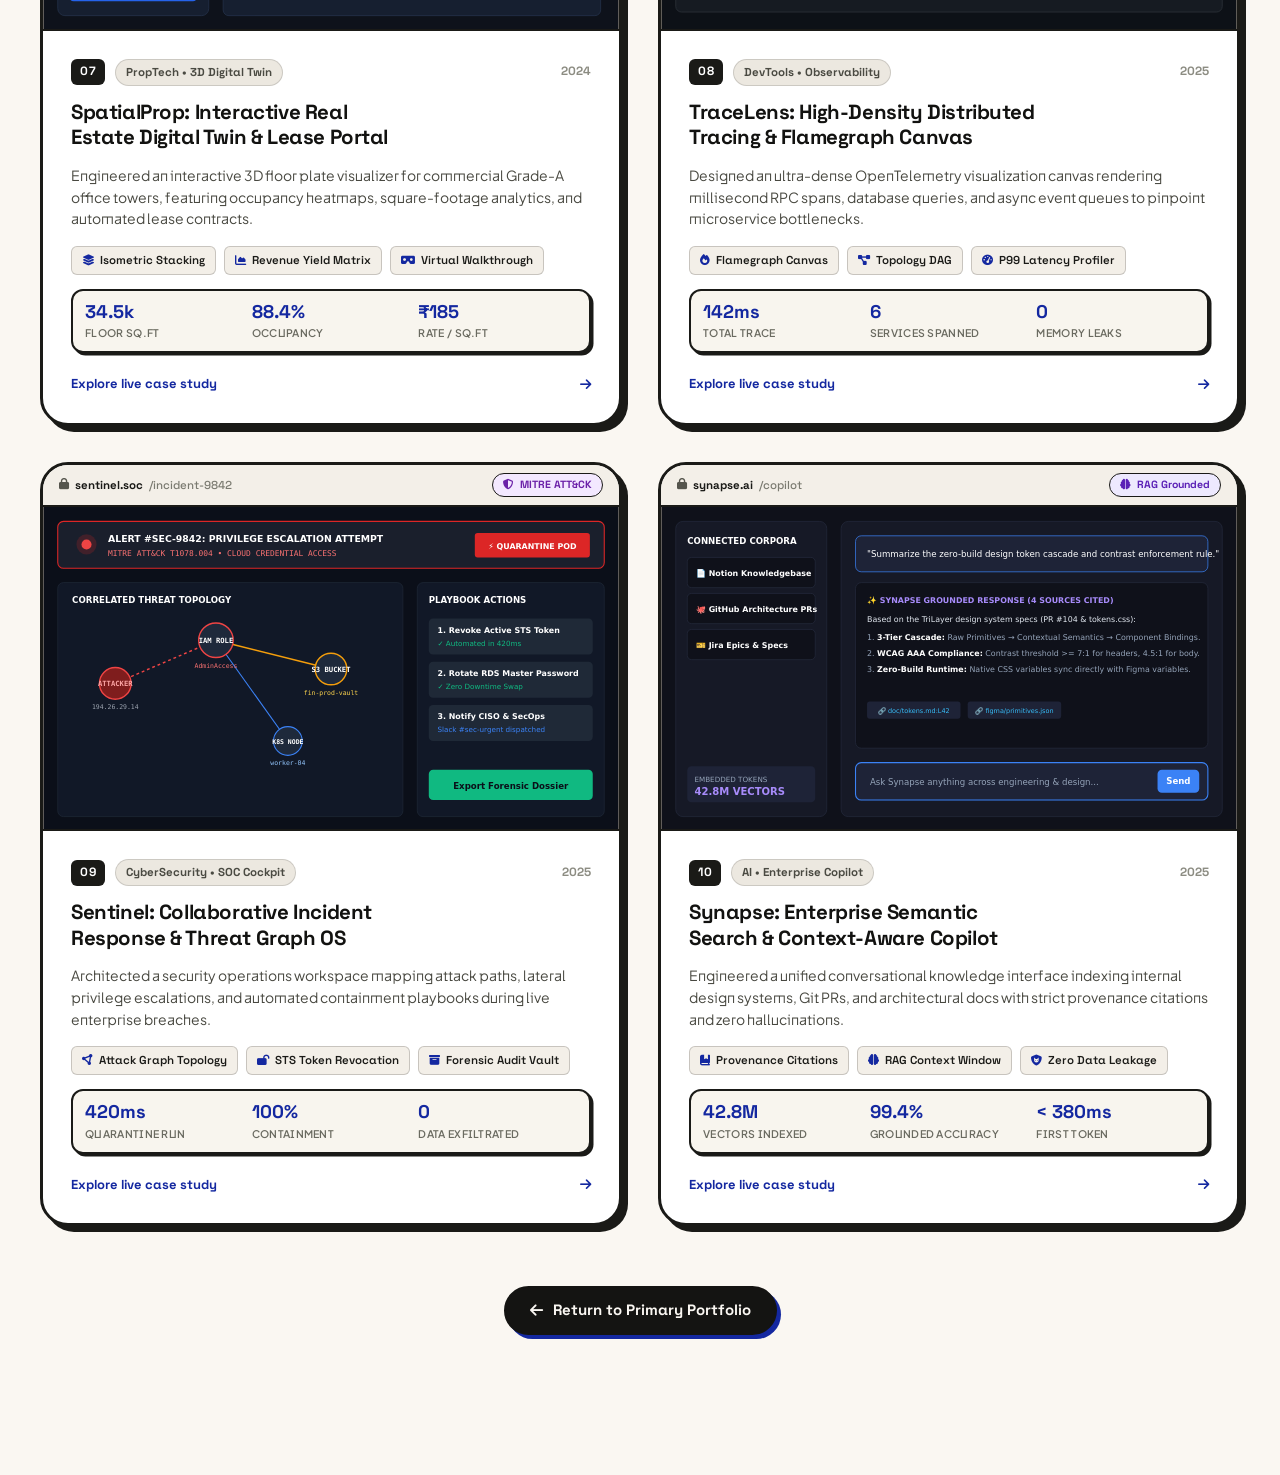
<file: projects.html>
<!DOCTYPE html>
<html lang="en" data-theme="light">

<head>
  <meta charset="UTF-8" />
  <meta name="viewport" content="width=device-width, initial-scale=1.0" />
  <title>Deepak Tiwari — More Projects &amp; Systems Architecture Archive</title>
  <meta name="description"
    content="Comprehensive archive of enterprise product design case studies, design systems, fintech execution cockpits, and IoT telemetry architectures by Deepak Tiwari." />

  <!-- Preconnect & Fonts -->
  <link rel="preconnect" href="https://fonts.googleapis.com" />
  <link rel="preconnect" href="https://fonts.gstatic.com" crossorigin />
  <link
    href="https://fonts.googleapis.com/css2?family=Instrument+Serif:ital@0;1&family=JetBrains+Mono:wght@400;600;700;800&family=Newsreader:ital,opsz,wght@1,6..72,400;1,6..72,500;1,6..72,600&family=Plus+Jakarta+Sans:ital,wght@0,400;0,500;0,600;0,700;1,400&family=Space+Grotesk:wght@500;600;700;800&display=swap"
    rel="stylesheet" />

  <!-- Font Awesome -->
  <link rel="stylesheet" href="https://cdnjs.cloudflare.com/ajax/libs/font-awesome/6.5.1/css/all.min.css"
    integrity="sha512-DTOQO9RWCH3ppGqcWaEA1BIZOC6xxalwEsw9c2QQeAIftl+Vegovlnee1c9QX4TctnWMn13TZye+giMm8e2LwA=="
    crossorigin="anonymous" referrerpolicy="no-referrer" />

  <!-- Global Design Tokens & Styles -->
  <link rel="stylesheet" href="tokens.css" />
  <link rel="stylesheet" href="styles.css" />

  <!-- Favicon -->
  <link rel="icon" type="image/png" sizes="32x32" href="favicon-32x32.png" />
  <link rel="icon" type="image/png" sizes="16x16" href="favicon-16x16.png" />
  <link rel="apple-touch-icon" sizes="180x180" href="apple-touch-icon.png" />
</head>

<body class="archive-page-body">

  <!-- Neo-Brutalist Custom Cursor -->
  <div class="cursor-dot" id="cursor-dot" aria-hidden="true"></div>
  <div class="cursor-outline" id="cursor-outline" aria-hidden="true">
    <span class="cursor-badge" id="cursor-badge" aria-hidden="true"></span>
  </div>

  <!-- Background Canvas Grid / Texture -->
  <div class="vector-container" aria-hidden="true">
    <canvas id="vector-canvas"></canvas>
  </div>

  <!-- Main Container -->
  <main class="archive-main-container">

    <!-- Top Navigation Bar -->
    <header class="archive-top-bar" role="banner">
      <a href="index.html" class="archive-back-btn" aria-label="Return to portfolio homepage">
        <i class="fa-solid fa-arrow-left" aria-hidden="true"></i>
        <span>Back to Portfolio</span>
      </a>

      <a href="index.html" class="archive-brand-badge" aria-label="Deepak Tiwari Home">
        <span class="archive-brand-monogram">DT</span>
        <span>Deepak Tiwari &bull; Archive</span>
      </a>

      <div class="archive-nav-actions">
        <button id="theme-toggle-btn" class="theme-toggle" aria-label="Toggle visual theme" type="button">
          <i class="fa-solid fa-moon" id="theme-icon" aria-hidden="true"></i>
        </button>
      </div>
    </header>

    <!-- Archive Hero Section -->
    <section class="archive-hero" aria-labelledby="archive-heading">
      <div class="archive-breadcrumb" aria-label="Breadcrumb">
        <a href="index.html">Home</a>
        <span aria-hidden="true">/</span>
        <span>Case Studies &amp; Systems Archive</span>
      </div>

      <h1 id="archive-heading" class="archive-title">
        Enterprise &amp; Product <span class="editorial-accent">case studies</span>
      </h1>
      <p class="archive-subline">
        A curated index of 10 multi-tier product architectures, mission-critical execution cockpits, design token cascades, and high-throughput telemetry platforms engineered for scale.
      </p>

      <!-- Category Filter Tabs -->
      <nav class="archive-filter-bar" role="tablist" aria-label="Filter case studies by domain">
        <button class="archive-filter-pill is-active" data-filter="all" role="tab" aria-selected="true" type="button">
          <span>All Work</span>
          <span class="archive-filter-count">(10)</span>
        </button>
        <button class="archive-filter-pill" data-filter="enterprise" role="tab" aria-selected="false" type="button">
          <i class="fa-solid fa-building-columns" aria-hidden="true"></i>
          <span>Enterprise &amp; SaaS</span>
          <span class="archive-filter-count">(4)</span>
        </button>
        <button class="archive-filter-pill" data-filter="fintech" role="tab" aria-selected="false" type="button">
          <i class="fa-solid fa-chart-line" aria-hidden="true"></i>
          <span>FinTech &amp; Commerce</span>
          <span class="archive-filter-count">(3)</span>
        </button>
        <button class="archive-filter-pill" data-filter="health-iot" role="tab" aria-selected="false" type="button">
          <i class="fa-solid fa-heart-pulse" aria-hidden="true"></i>
          <span>Health &amp; IoT</span>
          <span class="archive-filter-count">(0)</span>
        </button>
        <button class="archive-filter-pill" data-filter="devtools-ai" role="tab" aria-selected="false" type="button">
          <i class="fa-solid fa-code" aria-hidden="true"></i>
          <span>DevTools &amp; AI</span>
          <span class="archive-filter-count">(3)</span>
        </button>
      </nav>
    </section>

    <!-- Grid of 10 Projects -->
    <section class="archive-grid" id="archive-grid" aria-label="Project Case Studies">

      <!-- PROJECT 01: AIPodcasts Platform -->
      <article class="archive-card" data-category="devtools-ai">
        <a href="https://dt019107.github.io/AI-Podcast-Website/" target="_blank" rel="noopener noreferrer" class="archive-card-link" aria-label="AIPodcasts: Studio-Quality AI Audio Platform">
          <div class="archive-browser-bar" aria-hidden="true">
            <div class="archive-browser-url">
              <i class="fa-solid fa-lock"></i>
              <span class="browser-domain">aipodcasts.studio</span><span class="browser-path">/waveform-editor</span>
            </div>
            <span class="archive-status-badge archive-status--devtools">
              <i class="fa-solid fa-wand-magic-sparkles"></i> Live Audio AI
            </span>
          </div>

          <div class="archive-card-thumb">
            <img src="ai_podcast_preview.png" alt="AIPodcasts: Studio-Quality Generative Audio Platform Preview" loading="lazy" width="1280" height="800" />
            <div class="archive-thumb-overlay" aria-hidden="true">
              <span class="archive-overlay-chip">
                <i class="fa-solid fa-arrow-up-right-from-square"></i> Explore Platform
              </span>
            </div>
          </div>

          <div class="archive-card-content">
            <div class="archive-meta-row">
              <span class="archive-stamp-num">01</span>
              <span class="archive-category-chip">Generative AI &bull; Audio Studio</span>
              <span class="archive-year">2025</span>
            </div>

            <h3 class="archive-card-title">AIPodcasts: Studio-Quality AI Audio Platform</h3>
            <p class="archive-card-desc">
              Designed an autonomous 3-step script-to-speech studio with multi-speaker timeline orchestration, dynamic waveform visualizer, and 1-click video audiogram syndication.
            </p>

            <div class="archive-tags-row" aria-label="Key architectural capabilities">
              <span class="archive-spec-tag"><i class="fa-solid fa-wand-magic-sparkles"></i> 3-Step Speech Synthesis</span>
              <span class="archive-spec-tag"><i class="fa-solid fa-wave-square"></i> Dynamic Waveform Canvas</span>
              <span class="archive-spec-tag"><i class="fa-solid fa-share-nodes"></i> 1-Click Audiogram Export</span>
            </div>

            <div class="archive-metrics-grid" aria-label="Project metrics">
              <div class="archive-metric-cell">
                <span class="archive-metric-val">4x</span>
                <span class="archive-metric-lbl">Content Reach</span>
              </div>
              <div class="archive-metric-cell">
                <span class="archive-metric-val">&lt; 2 min</span>
                <span class="archive-metric-lbl">Synthesis Speed</span>
              </div>
              <div class="archive-metric-cell">
                <span class="archive-metric-val">3-Step</span>
                <span class="archive-metric-lbl">Audio Pipeline</span>
              </div>
            </div>

            <div class="archive-card-action">
              <span>Explore live platform</span>
              <i class="fa-solid fa-arrow-right" aria-hidden="true"></i>
            </div>
          </div>
        </a>
      </article>

      <!-- PROJECT 02: Sable Borderless Banking -->
      <article class="archive-card" data-category="fintech">
        <a href="https://dt019107.github.io/sable-website/" target="_blank" rel="noopener noreferrer" class="archive-card-link" aria-label="Sable: Borderless Banking &amp; Credit Building Platform">
          <div class="archive-browser-bar" aria-hidden="true">
            <div class="archive-browser-url">
              <i class="fa-solid fa-lock"></i>
              <span class="browser-domain">sablecard.com</span><span class="browser-path">/credit-banking</span>
            </div>
            <span class="archive-status-badge archive-status--fintech">
              <i class="fa-solid fa-credit-card"></i> FinTech Live
            </span>
          </div>

          <div class="archive-card-thumb">
            <img src="sable_preview.png?v=1" alt="Sable Borderless Banking &amp; Credit Building Platform Preview" loading="lazy" width="1440" height="900" />
            <div class="archive-thumb-overlay" aria-hidden="true">
              <span class="archive-overlay-chip">
                <i class="fa-solid fa-arrow-up-right-from-square"></i> Explore Platform
              </span>
            </div>
          </div>

          <div class="archive-card-content">
            <div class="archive-meta-row">
              <span class="archive-stamp-num">02</span>
              <span class="archive-category-chip">FinTech &bull; Borderless Banking</span>
              <span class="archive-year">2025</span>
            </div>

            <h3 class="archive-card-title">Sable: Borderless Banking &amp; Credit Building Platform</h3>
            <p class="archive-card-desc">
              Designed a dark-mode global banking and secured credit platform enabling international citizens to open a U.S. bank account in 5 minutes with passport onboarding, 2% cash back, and zero monthly fees.
            </p>

            <div class="archive-tags-row" aria-label="Key architectural capabilities">
              <span class="archive-spec-tag"><i class="fa-solid fa-passport"></i> Passport Onboarding</span>
              <span class="archive-spec-tag"><i class="fa-solid fa-credit-card"></i> Secured Credit Card</span>
              <span class="archive-spec-tag"><i class="fa-solid fa-globe"></i> Global Transfers</span>
            </div>

            <div class="archive-metrics-grid" aria-label="Project metrics">
              <div class="archive-metric-cell">
                <span class="archive-metric-val">5 min</span>
                <span class="archive-metric-lbl">Account Setup</span>
              </div>
              <div class="archive-metric-cell">
                <span class="archive-metric-val">2%</span>
                <span class="archive-metric-lbl">Brand Cash Back</span>
              </div>
              <div class="archive-metric-cell">
                <span class="archive-metric-val">$0</span>
                <span class="archive-metric-lbl">Monthly Fees</span>
              </div>
            </div>

            <div class="archive-card-action">
              <span>Explore live platform</span>
              <i class="fa-solid fa-arrow-right" aria-hidden="true"></i>
            </div>
          </div>
        </a>
      </article>

      <!-- PROJECT 03: WhizHack Technologies -->
      <article class="archive-card" data-category="enterprise" data-project="whizhack">
        <a href="https://whizhack.com/" target="_blank" rel="noopener noreferrer" class="archive-card-link" aria-label="WhizHack: OT &amp; IT Cybersecurity Platform">
          <div class="archive-browser-bar" aria-hidden="true">
            <div class="archive-browser-url">
              <i class="fa-solid fa-lock"></i>
              <span class="browser-domain">whizhack.com</span><span class="browser-path">/ot-cyber-defense</span>
            </div>
            <span class="archive-status-badge archive-status--enterprise">
              <i class="fa-solid fa-shield-halved"></i> Enterprise Platform
            </span>
          </div>

          <div class="archive-card-thumb">
            <img src="whizhack_preview.png?v=4" alt="WhizHack Technologies: Cyber-Physical Security &amp; ZeroHack OT Defense Architecture Preview" loading="lazy" width="754" height="534" />
            <div class="archive-thumb-overlay" aria-hidden="true">
              <span class="archive-overlay-chip">
                <i class="fa-solid fa-arrow-up-right-from-square"></i> Explore Platform
              </span>
            </div>
          </div>

          <div class="archive-card-content">
            <div class="archive-meta-row">
              <span class="archive-stamp-num">03</span>
              <span class="archive-category-chip">CyberSecurity &bull; OT Defense</span>
              <span class="archive-year">2024</span>
            </div>

            <h3 class="archive-card-title">WhizHack: OT &amp; IT Cybersecurity Platform</h3>
            <p class="archive-card-desc">
              Corporate website and ZeroHack XDR product pages built for enterprise and CoE buyers.
            </p>

            <div class="archive-tags-row" aria-label="Key architectural capabilities">
              <span class="archive-spec-tag"><i class="fa-solid fa-shield-halved"></i> ZeroHack XDR</span>
              <span class="archive-spec-tag"><i class="fa-solid fa-network-wired"></i> Threat Telemetry UI</span>
              <span class="archive-spec-tag"><i class="fa-solid fa-building-shield"></i> Enterprise Lead Flow</span>
            </div>

            <div class="archive-metrics-grid" aria-label="Project metrics">
              <div class="archive-metric-cell">
                <span class="archive-metric-val">360°</span>
                <span class="archive-metric-lbl">OT/IT Visibility</span>
              </div>
              <div class="archive-metric-cell">
                <span class="archive-metric-val">ZeroHack</span>
                <span class="archive-metric-lbl">XDR Platform</span>
              </div>
              <div class="archive-metric-cell">
                <span class="archive-metric-val">Dual-Funnel</span>
                <span class="archive-metric-lbl">Enterprise &amp; CoE</span>
              </div>
            </div>

            <div class="archive-card-action">
              <span>Explore live website</span>
              <i class="fa-solid fa-arrow-right" aria-hidden="true"></i>
            </div>
          </div>
        </a>
      </article>

      <!-- PROJECT 04: CodeSprint Mentorship -->
      <article class="archive-card" data-category="devtools-ai">
        <a href="https://dt019107.github.io/E-challan-Management-Portal/" target="_blank" rel="noopener noreferrer" class="archive-card-link" aria-label="CodeSprint: Collaborative Mentorship &amp; Code Review Workspace">
          <div class="archive-browser-bar" aria-hidden="true">
            <div class="archive-browser-url">
              <i class="fa-solid fa-lock"></i>
              <span class="browser-domain">codesprint.dev</span><span class="browser-path">/workspace</span>
            </div>
            <span class="archive-status-badge archive-status--devtools">
              <i class="fa-solid fa-code-compare"></i> Realtime CRDT
            </span>
          </div>

          <div class="archive-card-thumb">
            <img src="assets/dummy-projects/project_04_codesprint.svg" alt="CodeSprint Collaborative Mentorship Workspace Preview" loading="lazy" width="800" height="450" />
            <div class="archive-thumb-overlay" aria-hidden="true">
              <span class="archive-overlay-chip">
                <i class="fa-solid fa-arrow-up-right-from-square"></i> Explore Case Study
              </span>
            </div>
          </div>

          <div class="archive-card-content">
            <div class="archive-meta-row">
              <span class="archive-stamp-num">04</span>
              <span class="archive-category-chip">DevTools &bull; Pair Programming</span>
              <span class="archive-year">2025</span>
            </div>

            <h3 class="archive-card-title">CodeSprint: Collaborative Mentorship &amp; Code Review Workspace</h3>
            <p class="archive-card-desc">
              Engineered a synchronous code review workspace featuring real-time multi-cursor presence, inline AST linting, and design-token architectural validation comments.
            </p>

            <div class="archive-tags-row" aria-label="Key architectural capabilities">
              <span class="archive-spec-tag"><i class="fa-solid fa-users"></i> Multi-Cursor Presence</span>
              <span class="archive-spec-tag"><i class="fa-solid fa-flask"></i> Instant AST Runner</span>
              <span class="archive-spec-tag"><i class="fa-solid fa-comments"></i> Inline Threading</span>
            </div>

            <div class="archive-metrics-grid" aria-label="Project metrics">
              <div class="archive-metric-cell">
                <span class="archive-metric-val">14ms</span>
                <span class="archive-metric-lbl">Sync Latency</span>
              </div>
              <div class="archive-metric-cell">
                <span class="archive-metric-val">3.4x</span>
                <span class="archive-metric-lbl">Faster PR Review</span>
              </div>
              <div class="archive-metric-cell">
                <span class="archive-metric-val">18/18</span>
                <span class="archive-metric-lbl">Test Passes</span>
              </div>
            </div>

            <div class="archive-card-action">
              <span>Explore live case study</span>
              <i class="fa-solid fa-arrow-right" aria-hidden="true"></i>
            </div>
          </div>
        </a>
      </article>

      <!-- PROJECT 05: CartFlow Checkout Funnel -->
      <article class="archive-card" data-category="fintech">
        <a href="https://dt019107.github.io/E-challan-Management-Portal/" target="_blank" rel="noopener noreferrer" class="archive-card-link" aria-label="CartFlow: High-Yield Frictionless D2C Checkout Funnel">
          <div class="archive-browser-bar" aria-hidden="true">
            <div class="archive-browser-url">
              <i class="fa-solid fa-lock"></i>
              <span class="browser-domain">cartflow.checkout</span><span class="browser-path">/pay-v4</span>
            </div>
            <span class="archive-status-badge archive-status--fintech">
              <i class="fa-solid fa-cart-shopping"></i> 1-Click Pay
            </span>
          </div>

          <div class="archive-card-thumb">
            <img src="assets/dummy-projects/project_05_cartflow.svg" alt="CartFlow High-Yield Frictionless D2C Checkout Funnel Preview" loading="lazy" width="800" height="450" />
            <div class="archive-thumb-overlay" aria-hidden="true">
              <span class="archive-overlay-chip">
                <i class="fa-solid fa-arrow-up-right-from-square"></i> Explore Case Study
              </span>
            </div>
          </div>

          <div class="archive-card-content">
            <div class="archive-meta-row">
              <span class="archive-stamp-num">05</span>
              <span class="archive-category-chip">Commerce &bull; Conversion Architecture</span>
              <span class="archive-year">2024</span>
            </div>

            <h3 class="archive-card-title">CartFlow: High-Yield Frictionless D2C Checkout Funnel</h3>
            <p class="archive-card-desc">
              Architected a frictionless 1-click checkout flow for high-volume consumer retail brands, incorporating biometric payment vaults, autofill address intelligence, and zero dropoff stages.
            </p>

            <div class="archive-tags-row" aria-label="Key architectural capabilities">
              <span class="archive-spec-tag"><i class="fa-brands fa-apple"></i> Apple &amp; GPay Express</span>
              <span class="archive-spec-tag"><i class="fa-solid fa-location-crosshairs"></i> Auto Address Geocode</span>
              <span class="archive-spec-tag"><i class="fa-solid fa-shield"></i> Sub-Second Fraud Check</span>
            </div>

            <div class="archive-metrics-grid" aria-label="Project metrics">
              <div class="archive-metric-cell">
                <span class="archive-metric-val">+34.8%</span>
                <span class="archive-metric-lbl">CVR Uplift</span>
              </div>
              <div class="archive-metric-cell">
                <span class="archive-metric-val">4.2s</span>
                <span class="archive-metric-lbl">Avg Checkout</span>
              </div>
              <div class="archive-metric-cell">
                <span class="archive-metric-val">0.02</span>
                <span class="archive-metric-lbl">Fraud Score</span>
              </div>
            </div>

            <div class="archive-card-action">
              <span>Explore live case study</span>
              <i class="fa-solid fa-arrow-right" aria-hidden="true"></i>
            </div>
          </div>
        </a>
      </article>

      <!-- PROJECT 06: EcoLedger ESG Platform -->
      <article class="archive-card" data-category="enterprise">
        <a href="https://dt019107.github.io/E-challan-Management-Portal/" target="_blank" rel="noopener noreferrer" class="archive-card-link" aria-label="EcoLedger: Scope 1-3 Carbon Accounting &amp; Audit Platform">
          <div class="archive-browser-bar" aria-hidden="true">
            <div class="archive-browser-url">
              <i class="fa-solid fa-lock"></i>
              <span class="browser-domain">ecoledger.enterprise</span><span class="browser-path">/audit</span>
            </div>
            <span class="archive-status-badge archive-status--enterprise">
              <i class="fa-solid fa-leaf"></i> ISO 14064
            </span>
          </div>

          <div class="archive-card-thumb">
            <img src="assets/dummy-projects/project_06_ecoledger.svg" alt="EcoLedger Scope 1-3 Carbon Accounting &amp; Audit Platform Preview" loading="lazy" width="800" height="450" />
            <div class="archive-thumb-overlay" aria-hidden="true">
              <span class="archive-overlay-chip">
                <i class="fa-solid fa-arrow-up-right-from-square"></i> Explore Case Study
              </span>
            </div>
          </div>

          <div class="archive-card-content">
            <div class="archive-meta-row">
              <span class="archive-stamp-num">06</span>
              <span class="archive-category-chip">Enterprise &bull; ESG Auditing</span>
              <span class="archive-year">2025</span>
            </div>

            <h3 class="archive-card-title">EcoLedger: Scope 1-3 Carbon Accounting &amp; Audit Platform</h3>
            <p class="archive-card-desc">
              Designed an institutional carbon accounting dashboard for multinational enterprises, tracking Scope 1-3 greenhouse gas emissions, offset retirement, and automated CSRD compliance.
            </p>

            <div class="archive-tags-row" aria-label="Key architectural capabilities">
              <span class="archive-spec-tag"><i class="fa-solid fa-chart-pie"></i> Scope 1-3 Analytics</span>
              <span class="archive-spec-tag"><i class="fa-solid fa-file-invoice"></i> CSRD Compliance</span>
              <span class="archive-spec-tag"><i class="fa-solid fa-seedling"></i> Carbon Offset Vault</span>
            </div>

            <div class="archive-metrics-grid" aria-label="Project metrics">
              <div class="archive-metric-cell">
                <span class="archive-metric-val">14,280t</span>
                <span class="archive-metric-lbl">Audited CO2e</span>
              </div>
              <div class="archive-metric-cell">
                <span class="archive-metric-val">-18.4%</span>
                <span class="archive-metric-lbl">YoY Reductions</span>
              </div>
              <div class="archive-metric-cell">
                <span class="archive-metric-val">100%</span>
                <span class="archive-metric-lbl">PwC Audit Pass</span>
              </div>
            </div>

            <div class="archive-card-action">
              <span>Explore live case study</span>
              <i class="fa-solid fa-arrow-right" aria-hidden="true"></i>
            </div>
          </div>
        </a>
      </article>

      <!-- PROJECT 07: SpatialProp 3D Twin -->
      <article class="archive-card" data-category="enterprise">
        <a href="https://dt019107.github.io/E-challan-Management-Portal/" target="_blank" rel="noopener noreferrer" class="archive-card-link" aria-label="SpatialProp: Interactive Real Estate Digital Twin &amp; Lease Portal">
          <div class="archive-browser-bar" aria-hidden="true">
            <div class="archive-browser-url">
              <i class="fa-solid fa-lock"></i>
              <span class="browser-domain">spatialprop.com</span><span class="browser-path">/digital-twin</span>
            </div>
            <span class="archive-status-badge archive-status--enterprise">
              <i class="fa-solid fa-cube"></i> WebGL 3D
            </span>
          </div>

          <div class="archive-card-thumb">
            <img src="assets/dummy-projects/project_07_spatialprop.svg" alt="SpatialProp Real Estate Digital Twin &amp; Lease Portal Preview" loading="lazy" width="800" height="450" />
            <div class="archive-thumb-overlay" aria-hidden="true">
              <span class="archive-overlay-chip">
                <i class="fa-solid fa-arrow-up-right-from-square"></i> Explore Case Study
              </span>
            </div>
          </div>

          <div class="archive-card-content">
            <div class="archive-meta-row">
              <span class="archive-stamp-num">07</span>
              <span class="archive-category-chip">PropTech &bull; 3D Digital Twin</span>
              <span class="archive-year">2024</span>
            </div>

            <h3 class="archive-card-title">SpatialProp: Interactive Real Estate Digital Twin &amp; Lease Portal</h3>
            <p class="archive-card-desc">
              Engineered an interactive 3D floor plate visualizer for commercial Grade-A office towers, featuring occupancy heatmaps, square-footage analytics, and automated lease contracts.
            </p>

            <div class="archive-tags-row" aria-label="Key architectural capabilities">
              <span class="archive-spec-tag"><i class="fa-solid fa-layer-group"></i> Isometric Stacking</span>
              <span class="archive-spec-tag"><i class="fa-solid fa-chart-area"></i> Revenue Yield Matrix</span>
              <span class="archive-spec-tag"><i class="fa-solid fa-vr-cardboard"></i> Virtual Walkthrough</span>
            </div>

            <div class="archive-metrics-grid" aria-label="Project metrics">
              <div class="archive-metric-cell">
                <span class="archive-metric-val">34.5k</span>
                <span class="archive-metric-lbl">Floor Sq.Ft</span>
              </div>
              <div class="archive-metric-cell">
                <span class="archive-metric-val">88.4%</span>
                <span class="archive-metric-lbl">Occupancy</span>
              </div>
              <div class="archive-metric-cell">
                <span class="archive-metric-val">₹185</span>
                <span class="archive-metric-lbl">Rate / Sq.Ft</span>
              </div>
            </div>

            <div class="archive-card-action">
              <span>Explore live case study</span>
              <i class="fa-solid fa-arrow-right" aria-hidden="true"></i>
            </div>
          </div>
        </a>
      </article>

      <!-- PROJECT 08: TraceLens Observability -->
      <article class="archive-card" data-category="devtools-ai">
        <a href="https://dt019107.github.io/E-challan-Management-Portal/" target="_blank" rel="noopener noreferrer" class="archive-card-link" aria-label="TraceLens: High-Density Distributed Tracing &amp; Flamegraph Canvas">
          <div class="archive-browser-bar" aria-hidden="true">
            <div class="archive-browser-url">
              <i class="fa-solid fa-lock"></i>
              <span class="browser-domain">tracelens.observability</span><span class="browser-path">/spans</span>
            </div>
            <span class="archive-status-badge archive-status--devtools">
              <i class="fa-solid fa-network-wired"></i> OpenTelemetry
            </span>
          </div>

          <div class="archive-card-thumb">
            <img src="assets/dummy-projects/project_08_tracelens.svg" alt="TraceLens High-Density Distributed Tracing Preview" loading="lazy" width="800" height="450" />
            <div class="archive-thumb-overlay" aria-hidden="true">
              <span class="archive-overlay-chip">
                <i class="fa-solid fa-arrow-up-right-from-square"></i> Explore Case Study
              </span>
            </div>
          </div>

          <div class="archive-card-content">
            <div class="archive-meta-row">
              <span class="archive-stamp-num">08</span>
              <span class="archive-category-chip">DevTools &bull; Observability</span>
              <span class="archive-year">2025</span>
            </div>

            <h3 class="archive-card-title">TraceLens: High-Density Distributed Tracing &amp; Flamegraph Canvas</h3>
            <p class="archive-card-desc">
              Designed an ultra-dense OpenTelemetry visualization canvas rendering millisecond RPC spans, database queries, and async event queues to pinpoint microservice bottlenecks.
            </p>

            <div class="archive-tags-row" aria-label="Key architectural capabilities">
              <span class="archive-spec-tag"><i class="fa-solid fa-fire"></i> Flamegraph Canvas</span>
              <span class="archive-spec-tag"><i class="fa-solid fa-diagram-project"></i> Topology DAG</span>
              <span class="archive-spec-tag"><i class="fa-solid fa-gauge-high"></i> P99 Latency Profiler</span>
            </div>

            <div class="archive-metrics-grid" aria-label="Project metrics">
              <div class="archive-metric-cell">
                <span class="archive-metric-val">142ms</span>
                <span class="archive-metric-lbl">Total Trace</span>
              </div>
              <div class="archive-metric-cell">
                <span class="archive-metric-val">6</span>
                <span class="archive-metric-lbl">Services Spanned</span>
              </div>
              <div class="archive-metric-cell">
                <span class="archive-metric-val">0</span>
                <span class="archive-metric-lbl">Memory Leaks</span>
              </div>
            </div>

            <div class="archive-card-action">
              <span>Explore live case study</span>
              <i class="fa-solid fa-arrow-right" aria-hidden="true"></i>
            </div>
          </div>
        </a>
      </article>

      <!-- PROJECT 09: Sentinel Threat Graph -->
      <article class="archive-card" data-category="enterprise">
        <a href="https://dt019107.github.io/E-challan-Management-Portal/" target="_blank" rel="noopener noreferrer" class="archive-card-link" aria-label="Sentinel: Collaborative Incident Response &amp; Threat Graph OS">
          <div class="archive-browser-bar" aria-hidden="true">
            <div class="archive-browser-url">
              <i class="fa-solid fa-lock"></i>
              <span class="browser-domain">sentinel.soc</span><span class="browser-path">/incident-9842</span>
            </div>
            <span class="archive-status-badge archive-status--enterprise">
              <i class="fa-solid fa-shield-halved"></i> MITRE ATT&amp;CK
            </span>
          </div>

          <div class="archive-card-thumb">
            <img src="assets/dummy-projects/project_09_sentinel.svg" alt="Sentinel Collaborative Incident Response Preview" loading="lazy" width="800" height="450" />
            <div class="archive-thumb-overlay" aria-hidden="true">
              <span class="archive-overlay-chip">
                <i class="fa-solid fa-arrow-up-right-from-square"></i> Explore Case Study
              </span>
            </div>
          </div>

          <div class="archive-card-content">
            <div class="archive-meta-row">
              <span class="archive-stamp-num">09</span>
              <span class="archive-category-chip">CyberSecurity &bull; SOC Cockpit</span>
              <span class="archive-year">2025</span>
            </div>

            <h3 class="archive-card-title">Sentinel: Collaborative Incident Response &amp; Threat Graph OS</h3>
            <p class="archive-card-desc">
              Architected a security operations workspace mapping attack paths, lateral privilege escalations, and automated containment playbooks during live enterprise breaches.
            </p>

            <div class="archive-tags-row" aria-label="Key architectural capabilities">
              <span class="archive-spec-tag"><i class="fa-solid fa-circle-nodes"></i> Attack Graph Topology</span>
              <span class="archive-spec-tag"><i class="fa-solid fa-lock-open"></i> STS Token Revocation</span>
              <span class="archive-spec-tag"><i class="fa-solid fa-box-archive"></i> Forensic Audit Vault</span>
            </div>

            <div class="archive-metrics-grid" aria-label="Project metrics">
              <div class="archive-metric-cell">
                <span class="archive-metric-val">420ms</span>
                <span class="archive-metric-lbl">Quarantine Run</span>
              </div>
              <div class="archive-metric-cell">
                <span class="archive-metric-val">100%</span>
                <span class="archive-metric-lbl">Containment</span>
              </div>
              <div class="archive-metric-cell">
                <span class="archive-metric-val">0</span>
                <span class="archive-metric-lbl">Data Exfiltrated</span>
              </div>
            </div>

            <div class="archive-card-action">
              <span>Explore live case study</span>
              <i class="fa-solid fa-arrow-right" aria-hidden="true"></i>
            </div>
          </div>
        </a>
      </article>

      <!-- PROJECT 10: Synapse Semantic Copilot -->
      <article class="archive-card" data-category="fintech">
        <a href="https://dt019107.github.io/E-challan-Management-Portal/" target="_blank" rel="noopener noreferrer" class="archive-card-link" aria-label="Synapse: Enterprise Semantic Search &amp; Context-Aware Copilot">
          <div class="archive-browser-bar" aria-hidden="true">
            <div class="archive-browser-url">
              <i class="fa-solid fa-lock"></i>
              <span class="browser-domain">synapse.ai</span><span class="browser-path">/copilot</span>
            </div>
            <span class="archive-status-badge archive-status--devtools">
              <i class="fa-solid fa-brain"></i> RAG Grounded
            </span>
          </div>

          <div class="archive-card-thumb">
            <img src="assets/dummy-projects/project_10_synapse.svg" alt="Synapse Enterprise Semantic Search Copilot Preview" loading="lazy" width="800" height="450" />
            <div class="archive-thumb-overlay" aria-hidden="true">
              <span class="archive-overlay-chip">
                <i class="fa-solid fa-arrow-up-right-from-square"></i> Explore Case Study
              </span>
            </div>
          </div>

          <div class="archive-card-content">
            <div class="archive-meta-row">
              <span class="archive-stamp-num">10</span>
              <span class="archive-category-chip">AI &bull; Enterprise Copilot</span>
              <span class="archive-year">2025</span>
            </div>

            <h3 class="archive-card-title">Synapse: Enterprise Semantic Search &amp; Context-Aware Copilot</h3>
            <p class="archive-card-desc">
              Engineered a unified conversational knowledge interface indexing internal design systems, Git PRs, and architectural docs with strict provenance citations and zero hallucinations.
            </p>

            <div class="archive-tags-row" aria-label="Key architectural capabilities">
              <span class="archive-spec-tag"><i class="fa-solid fa-book-bookmark"></i> Provenance Citations</span>
              <span class="archive-spec-tag"><i class="fa-solid fa-brain"></i> RAG Context Window</span>
              <span class="archive-spec-tag"><i class="fa-solid fa-shield-cat"></i> Zero Data Leakage</span>
            </div>

            <div class="archive-metrics-grid" aria-label="Project metrics">
              <div class="archive-metric-cell">
                <span class="archive-metric-val">42.8M</span>
                <span class="archive-metric-lbl">Vectors Indexed</span>
              </div>
              <div class="archive-metric-cell">
                <span class="archive-metric-val">99.4%</span>
                <span class="archive-metric-lbl">Grounded Accuracy</span>
              </div>
              <div class="archive-metric-cell">
                <span class="archive-metric-val">&lt; 380ms</span>
                <span class="archive-metric-lbl">First Token</span>
              </div>
            </div>

            <div class="archive-card-action">
              <span>Explore live case study</span>
              <i class="fa-solid fa-arrow-right" aria-hidden="true"></i>
            </div>
          </div>
        </a>
      </article>

    </section>

    <!-- Bottom Return Strip -->
    <div style="text-align: center; margin: 40px auto 60px;">
      <a href="index.html#projects" class="projects-behance-btn projects-more-archive-btn" aria-label="Back to main portfolio">
        <i class="fa-solid fa-arrow-left" aria-hidden="true"></i>
        <span>Return to Primary Portfolio</span>
      </a>
    </div>

  </main>

  <!-- Interactive Scripts: Vector Canvas, Filter, Theme Sync & Custom Cursor -->
  <script src="vector-bg.js"></script>
  <script>
    (function () {
      'use strict';

      // ── 1. THEME SYNCHRONIZATION ──
      const themeToggleBtn = document.getElementById('theme-toggle-btn');
      const themeIcon = document.getElementById('theme-icon');
      const htmlEl = document.documentElement;

      function applyTheme(theme) {
        htmlEl.setAttribute('data-theme', theme);
        localStorage.setItem('dt-theme', theme);
        if (themeIcon) {
          if (theme === 'dark') {
            themeIcon.classList.remove('fa-moon');
            themeIcon.classList.add('fa-sun');
          } else {
            themeIcon.classList.remove('fa-sun');
            themeIcon.classList.add('fa-moon');
          }
        }
      }

      const savedTheme = localStorage.getItem('dt-theme') ||
        (window.matchMedia('(prefers-color-scheme: dark)').matches ? 'dark' : 'light');
      applyTheme(savedTheme);

      if (themeToggleBtn) {
        themeToggleBtn.addEventListener('click', function () {
          const currentTheme = htmlEl.getAttribute('data-theme') || 'light';
          const newTheme = currentTheme === 'dark' ? 'light' : 'dark';
          applyTheme(newTheme);
        });
      }

      // ── 2. REALTIME CATEGORY FILTERING ──
      const filterPills = document.querySelectorAll('.archive-filter-pill');
      const cards = document.querySelectorAll('.archive-card');

      filterPills.forEach(pill => {
        pill.addEventListener('click', function () {
          filterPills.forEach(p => {
            p.classList.remove('is-active');
            p.setAttribute('aria-selected', 'false');
          });
          this.classList.add('is-active');
          this.setAttribute('aria-selected', 'true');

          const selectedFilter = this.getAttribute('data-filter');

          cards.forEach(card => {
            const cardCategory = card.getAttribute('data-category');
            if (selectedFilter === 'all' || cardCategory === selectedFilter) {
              card.style.display = 'flex';
              card.style.opacity = '1';
            } else {
              card.style.display = 'none';
              card.style.opacity = '0';
            }
          });
        });
      });

      // ── 3. NEO-BRUTALIST CUSTOM CURSOR ENGINE ──
      const isTouch = window.matchMedia('(pointer: coarse)').matches;
      const isFinePointer = window.matchMedia('(pointer: fine)').matches;

      if (!isTouch && isFinePointer) {
        const dot = document.getElementById('cursor-dot');
        const outline = document.getElementById('cursor-outline');
        const badge = document.getElementById('cursor-badge');

        if (dot && outline) {
          let mx = -100, my = -100;
          let isVisible = false;
          let isMouseDown = false;

          dot.style.opacity = '0';
          outline.style.opacity = '0';

          function updateCursorPosition(x, y) {
            const dotScale = isMouseDown ? ' scale(0.6)' : '';
            const outlineScale = isMouseDown ? ' scale(0.85)' : '';
            dot.style.transform = 'translate3d(' + x + 'px, ' + y + 'px, 0) translate(-50%, -50%)' + dotScale;
            outline.style.transform = 'translate3d(' + x + 'px, ' + y + 'px, 0) translate(-50%, -50%)' + outlineScale;
          }

          window.addEventListener('mousemove', (e) => {
            mx = e.clientX;
            my = e.clientY;

            if (!isVisible) {
              isVisible = true;
              dot.style.opacity = '1';
              outline.style.opacity = '1';
            }

            updateCursorPosition(mx, my);
          }, { passive: true });

          document.addEventListener('mouseleave', () => {
            dot.style.opacity = '0';
            outline.style.opacity = '0';
            isVisible = false;
          });

          document.addEventListener('mouseenter', () => {
            if (isVisible) {
              dot.style.opacity = '1';
              outline.style.opacity = '1';
            }
          });

          window.addEventListener('mousedown', (e) => {
            if (e.button === 0) {
              isMouseDown = true;
              dot.classList.add('cursor-active');
              outline.classList.add('cursor-active');
              if (isVisible) updateCursorPosition(mx, my);
            }
          });

          window.addEventListener('mouseup', () => {
            isMouseDown = false;
            dot.classList.remove('cursor-active');
            outline.classList.remove('cursor-active');
            if (isVisible) updateCursorPosition(mx, my);
          });

          // Contextual State: View Case Studies on Archive Cards
          const viewTargets = document.querySelectorAll('.archive-card, .archive-card-link');
          viewTargets.forEach(el => {
            el.addEventListener('mouseenter', () => {
              outline.classList.add('cursor-view');
              dot.classList.add('cursor-hidden');
              if (badge) badge.textContent = 'VIEW ↗';
            });
            el.addEventListener('mouseleave', () => {
              outline.classList.remove('cursor-view');
              dot.classList.remove('cursor-hidden');
              if (badge) badge.textContent = '';
            });
          });

          // Contextual State: Interactive Buttons & Filters
          const hoverTargets = document.querySelectorAll('a, button, .archive-filter-pill, .archive-back-btn, #theme-toggle-btn');
          hoverTargets.forEach(el => {
            el.addEventListener('mouseenter', () => {
              if (!outline.classList.contains('cursor-view')) {
                outline.classList.add('cursor-hover');
                dot.classList.add('cursor-hover');
              }
            });
            el.addEventListener('mouseleave', () => {
              outline.classList.remove('cursor-hover');
              dot.classList.remove('cursor-hover');
            });
          });
        }
      }
    })();
  </script>
</body>

</html>
</file>
<file: tokens.css>
/* ============================================================
   TOKENS.CSS — Soft Neo-Brutalist Design System
   Deepak Tiwari Portfolio · Phase 1
   ============================================================
   Load order: tokens.css → styles.css
   ============================================================ */

/* ── GOOGLE FONTS ─────────────────────────────────────────── */
@import url('https://fonts.googleapis.com/css2?family=Instrument+Serif:ital@0;1&family=JetBrains+Mono:wght@500;600;700&family=Newsreader:ital,opsz,wght@1,6..72,400;1,6..72,500;1,6..72,600&family=Plus+Jakarta+Sans:ital,wght@0,400;0,500;0,600;0,700;1,400&family=Space+Grotesk:wght@500;600;700;800&family=Caveat:wght@400;600;700&family=Kalam:wght@400;700&display=swap');

/* ── FIGMA IMPORTED FONTS ──────────────────────────────────── */


@font-face {
  font-family: 'Font Awesome 6 Brands:Regular';
  font-style: normal;
  font-weight: 400;
  src: url('https://static.figma.com/font/Font%20Awesome%206%20Brands-Regular-400_2') format('woff2');
}

@font-face {
  font-family: 'Space Grotesk:Bold';
  font-style: normal;
  font-weight: 700;
  src: url('https://static.figma.com/font/SpaceGrotesk_wght__1') format('woff2');
}

/* ============================================================
   1. CSS CUSTOM PROPERTIES (DESIGN TOKENS)
   ============================================================ */
:root {
  /* Dual-Theme Support: Default Light with Studio Dark Mode */
  color-scheme: light dark;

  /* ── Core Palette: Neo-Brutalist Palette ── */
  --cream: #FAF7F2;
  --cream-dark: #F5E8D0;
  --ink: #1A1A17;
  --white: #FFFFFF;

  --blue: #0C38DF;
  --blue-dark: #08269B;
  --blue-light: #DEE2FD;

  --yellow: #F5C851;
  --yellow-dark: #D4A728;

  --mint: #A0E3C5;
  --mint-dark: #62C198;

  --lavender: #C8B8F8;
  --lavender-dark: #9B82EA;

  --pink: #FBCFE8;
  --pink-dark: #E087AF;

  /* ── Case Study CTA Accents ── */
  --case-study-orange: #FF9A56;
  --case-study-blue: #7BB2FF;
  --true-black: #000000;

  /* ── Semantic Aliases (JS/styles.css bridge) ── */
  --bg: var(--cream);
  --bg2: var(--cream-dark);
  --card: var(--white);
  --text: var(--ink);
  --text1: var(--ink);
  --text2: #2C2C28;
  --text3: #52524C;
  --headline: var(--ink);
  --accent: var(--blue);
  --accent-dim: var(--blue-light);
  --accent-glow: rgba(43, 61, 240, 0.18);
  --nav-bg: rgba(250, 247, 242, 0.92);
  --nav-border: var(--ink);
  --label-bg: var(--yellow);
  --label-color: var(--ink);
  --pill-bg: var(--cream);
  --pill-color: var(--ink);
  --scroll-bar-color: var(--blue);
  --spring: 0.6s cubic-bezier(0.34, 1.56, 0.64, 1);

  /* ── Typography Tokens ── */
  --font-display: 'Space Grotesk', system-ui, -apple-system, sans-serif;
  --font-body: 'Plus Jakarta Sans', system-ui, -apple-system, sans-serif;
  --font-serif: 'Instrument Serif', 'Newsreader', Georgia, serif;
  --font-mono: 'JetBrains Mono', ui-monospace, SFMono-Regular, Menlo, Monaco, Consolas, monospace;
  --font-hand: 'Kalam', 'Caveat', cursive, sans-serif;

  /* ── Fluid Type Scale ── */
  --text-xs: clamp(0.8rem, 1.3vw, 0.875rem);
  --text-sm: clamp(0.875rem, 1.6vw, 1rem);
  --text-base: clamp(0.95rem, 2vw, 1.075rem);
  --text-md: clamp(1rem, 2.2vw, 1.2rem);
  --text-lg: clamp(1.125rem, 2.5vw, 1.4rem);
  --text-xl: clamp(1.3rem, 3vw, 1.75rem);
  --text-2xl: clamp(1.6rem, 3.8vw, 2.4rem);
  --text-3xl: clamp(2rem, 5vw, 3.2rem);
  --text-4xl: clamp(2.6rem, 6.5vw, 4.5rem);
  --text-hero: clamp(3.2rem, 9vw, 8rem);

  /* ── Border ── */
  --border-width: 3px;
  --border: 3px solid var(--ink);
  --border-thin: 2px solid var(--ink);
  --border-blue: 3px solid var(--blue);

  /* ── Border Radius ── */
  --radius-xs: 8px;
  --radius-sm: 14px;
  --radius-md: 20px;
  --radius-lg: 28px;
  --radius-xl: 36px;
  --radius-2xl: 48px;
  --radius-full: 9999px;

  /* ── Hard-Offset Shadows (zero blur = neo-brutalist) ── */
  --shadow-sm: 3px 3px 0 var(--ink);
  --shadow-md: 6px 6px 0 var(--ink);
  --shadow-lg: 10px 10px 0 var(--ink);
  --shadow-xl: 14px 14px 0 var(--ink);

  --shadow-blue: 6px 6px 0 var(--blue-dark);
  --shadow-yellow: 6px 6px 0 var(--yellow-dark);
  --shadow-mint: 6px 6px 0 var(--mint-dark);
  --shadow-lavender: 6px 6px 0 var(--lavender-dark);
  --shadow-pink: 6px 6px 0 var(--pink-dark);

  /* ── Spacing ── */
  --sp-1: 4px;
  --sp-2: 8px;
  --sp-3: 12px;
  --sp-4: 16px;
  --sp-5: 20px;
  --sp-6: 24px;
  --sp-8: 32px;
  --sp-10: 40px;
  --sp-12: 48px;
  --sp-16: 64px;
  --sp-20: 80px;
  --sp-24: 96px;

  /* ── Motion ── */
  --ease: cubic-bezier(0.4, 0, 0.2, 1);
  --ease-out: cubic-bezier(0.2, 0, 0, 1);
  --ease-spring: cubic-bezier(0.34, 1.56, 0.64, 1);
  --ease-pop: cubic-bezier(0.34, 1.56, 0.64, 1);
  --dur-fast: 120ms;
  --dur-base: 240ms;
  --dur-slow: 400ms;
  --dur-xslow: 600ms;

  /* ── Z-index ── */
  --z-base: 1;
  --z-card: 10;
  --z-sticky: 50;
  --z-nav: 100;
  --z-drawer: 200;
  --z-modal: 500;
  --z-cursor: 10000;
}

/* ============================================================
   DUAL-THEME: LUXURY STUDIO DARK MODE & HIGH-CONTRAST PALETTE
   ============================================================ */
[data-theme="dark"] {
  color-scheme: dark;

  /* ── Deep Luxury Obsidian Canvas ── */
  --cream: #0B0B0F;
  --cream-dark: #13131D;
  --ink: #FAF8F5;
  --white: #171724;

  /* ── High-Contrast Luminous Typography ── */
  --text: #FAF8F5;
  --text1: #FFFFFF;
  --text2: #D2D0DC;
  --text3: #A09EAF;
  --headline: #FFFFFF;

  /* ── Electric Saturated Accents for Dark Canvas ── */
  --blue: #586BFF;
  --blue-dark: #384BF0;
  --blue-light: #202456;

  --yellow: #FFE052;
  --yellow-dark: #CCA818;

  --mint: #4EE39B;
  --mint-dark: #1DA060;

  --lavender: #C8B8FF;
  --lavender-dark: #8C70EA;

  --pink: #FFA0CB;
  --pink-dark: #D4367A;

  /* ── Neo-Brutalist High-Definition Borders & Crisp Shadows ── */
  --border: 2px solid rgba(250, 248, 245, 0.85);
  --shadow-sm: 2.5px 2.5px 0 #FAF8F5;
  --shadow-md: 5px 5px 0 #FAF8F5;
  --shadow-lg: 8px 8px 0 #FAF8F5;
  --shadow-xl: 12px 12px 0 #FAF8F5;

  --shadow-yellow: 5px 5px 0 #FFE052;
  --shadow-mint: 5px 5px 0 #4EE39B;
  --shadow-lavender: 5px 5px 0 #C8B8FF;
  --shadow-pink: 5px 5px 0 #FFA0CB;
  --shadow-blue: 5px 5px 0 #586BFF;

  --nav-bg: rgba(13, 13, 19, 0.94);
  --card: #171724;
}

/* ── Clean Dark Architectural Dot Matrix Background ── */
[data-theme="dark"] body {
  background-color: #0E0E0C !important;
  background-image:
    radial-gradient(circle at 50% 50%, rgba(255, 255, 255, 0.04) 1.2px, transparent 1.2px) !important;
  background-size: 32px 32px !important;
  background-attachment: fixed !important;
  color: #FAF8F5 !important;
}

/* ── Tactile Frosted Grain Texture ── */
[data-theme="dark"] body::before {
  opacity: 0.045;
  mix-blend-mode: overlay;
  filter: brightness(1.25) contrast(1.2);
}

/* ── Typography Contrast in Dark Mode ── */
[data-theme="dark"] h1,
[data-theme="dark"] h2,
[data-theme="dark"] h3,
[data-theme="dark"] h4,
[data-theme="dark"] h5,
[data-theme="dark"] h6 {
  color: #FAF7F2;
}

[data-theme="dark"] p {
  color: #EDE8DF;
}

/* Base text contrast across common layouts */
[data-theme="dark"] .hero-bio,
[data-theme="dark"] .hero-subline,
[data-theme="dark"] .section-desc,
[data-theme="dark"] .tl-desc,
[data-theme="dark"] .about-lead,
[data-theme="dark"] .contact-lead {
  color: #EDE9E1 !important;
}

[data-theme="dark"] .hero-title {
  color: #FAF7F2 !important;
}

[data-theme="dark"] .hero-hand-greeting {
  color: #FAF7F2 !important;
}

/* ── Section Title Editorial & Accent Highlights ── */
[data-theme="dark"] .accent {
  background: #4EE39B !important;
  color: #0E0E0C !important;
  border-color: #0E0E0C !important;
  box-shadow: 3px 3px 0 #FAF7F2 !important;
  font-weight: 700;
}

[data-theme="dark"] .editorial-accent {
  color: #FAF7F2 !important;
}

/* ── Universal Contrast Shield for Pastel Containers in Dark Mode ── */
/* Bright Pastel Containers (Yellow, Mint, Lavender, Pink):
   force all typography, labels, and borders to jet ink (#0E0E0C) for AAA readability */
[data-theme="dark"] .nb-card--yellow,
[data-theme="dark"] .nb-card--mint,
[data-theme="dark"] .nb-card--lavender,
[data-theme="dark"] .nb-card--pink {
  border-color: #0E0E0C !important;
}

/* Cream Cards in Dark Mode become crisp dark elevated surface cards */
[data-theme="dark"] .nb-card--cream {
  background: #181814 !important;
  border: 2px solid #FAF7F2 !important;
  box-shadow: 5px 5px 0 #FAF7F2 !important;
  color: #FAF7F2 !important;
}

[data-theme="dark"] .nb-card--cream h1,
[data-theme="dark"] .nb-card--cream h2,
[data-theme="dark"] .nb-card--cream h3,
[data-theme="dark"] .nb-card--cream h4,
[data-theme="dark"] .nb-card--cream h5,
[data-theme="dark"] .nb-card--cream h6 {
  color: #FAF7F2 !important;
}

[data-theme="dark"] .nb-card--cream p {
  color: #EDE8DF !important;
}

[data-theme="dark"] .nb-card--yellow:not(.about-card):not(.contact-card) h1,
[data-theme="dark"] .nb-card--yellow:not(.about-card):not(.contact-card) h2,
[data-theme="dark"] .nb-card--yellow:not(.about-card):not(.contact-card) h3,
[data-theme="dark"] .nb-card--yellow:not(.about-card):not(.contact-card) h4,
[data-theme="dark"] .nb-card--yellow:not(.about-card):not(.contact-card) p,
[data-theme="dark"] .nb-card--yellow:not(.about-card):not(.contact-card) span:not(.nb-pill--blue):not(.badge-dark),
[data-theme="dark"] .nb-card--mint:not(.about-card):not(.contact-card) h1,
[data-theme="dark"] .nb-card--mint:not(.about-card):not(.contact-card) h2,
[data-theme="dark"] .nb-card--mint:not(.about-card):not(.contact-card) h3,
[data-theme="dark"] .nb-card--mint:not(.about-card):not(.contact-card) h4,
[data-theme="dark"] .nb-card--mint:not(.about-card):not(.contact-card) p,
[data-theme="dark"] .nb-card--mint:not(.about-card):not(.contact-card) span:not(.nb-pill--blue):not(.badge-dark),
[data-theme="dark"] .nb-card--lavender:not(.about-card):not(.contact-card) h1,
[data-theme="dark"] .nb-card--lavender:not(.about-card):not(.contact-card) h2,
[data-theme="dark"] .nb-card--lavender:not(.about-card):not(.contact-card) h3,
[data-theme="dark"] .nb-card--lavender:not(.about-card):not(.contact-card) h4,
[data-theme="dark"] .nb-card--lavender:not(.about-card):not(.contact-card) p,
[data-theme="dark"] .nb-card--lavender:not(.about-card):not(.contact-card) span:not(.nb-pill--blue):not(.badge-dark),
[data-theme="dark"] .nb-card--pink:not(.about-card):not(.contact-card) h1,
[data-theme="dark"] .nb-card--pink:not(.about-card):not(.contact-card) h2,
[data-theme="dark"] .nb-card--pink:not(.about-card):not(.contact-card) h3,
[data-theme="dark"] .nb-card--pink:not(.about-card):not(.contact-card) h4,
[data-theme="dark"] .nb-card--pink:not(.about-card):not(.contact-card) p,
[data-theme="dark"] .nb-card--pink:not(.about-card):not(.contact-card) span:not(.nb-pill--blue):not(.badge-dark) {
  color: #0E0E0C;
}

/* ── Universal Pill & Sticker Contrast in Dark Mode ── */
[data-theme="dark"] .nb-pill--yellow,
[data-theme="dark"] .nb-pill--mint,
[data-theme="dark"] .nb-pill--lavender,
[data-theme="dark"] .nb-pill--pink {
  color: #0E0E0C !important;
  border-color: #0E0E0C !important;
  font-weight: 700 !important;
}

[data-theme="dark"] .nb-pill--blue {
  background: #2563EB !important;
  color: #FFFFFF !important;
  border-color: #0E0E0C !important;
  font-weight: 700 !important;
}

[data-theme="dark"] .sticker--yellow,
[data-theme="dark"] .sticker--mint,
[data-theme="dark"] .sticker--lavender,
[data-theme="dark"] .sticker--pink {
  color: #0E0E0C !important;
  border-color: #0E0E0C !important;
  box-shadow: 3px 3px 0 #FAF7F2 !important;
  font-weight: 800 !important;
}

/* ── Hero Section Contrast in Dark Mode ── */
[data-theme="dark"] .hero-availability-pill {
  background: #1E1E1A !important;
  border-color: #FAF7F2 !important;
  color: #FAF7F2 !important;
  box-shadow: 3px 3px 0 #FAF7F2 !important;
}

[data-theme="dark"] .hero-avail-status,
[data-theme="dark"] .hero-avail-clock,
[data-theme="dark"] .hero-avail-sep {
  color: #FAF7F2 !important;
}

[data-theme="dark"] .highlight-block {
  background: #FFDF4A !important;
  border-color: #0E0E0C !important;
  box-shadow: 4px 4px 0 #FAF7F2 !important;
  color: #0E0E0C !important;
}

[data-theme="dark"] .highlight-block .hero-word-split,
[data-theme="dark"] .highlight-block span {
  color: #0E0E0C !important;
  font-weight: 850 !important;
}

[data-theme="dark"] .hero-company-badge {
  background: #FFDF4A !important;
  color: #0E0E0C !important;
  border-color: #0E0E0C !important;
  box-shadow: 2.5px 2.5px 0 #FAF7F2 !important;
  font-weight: 700;
}

[data-theme="dark"] .hero-ctas .btn-primary {
  background: #FAF7F2 !important;
  color: #141412 !important;
  border-color: #FAF7F2 !important;
  box-shadow: 4px 4px 0 var(--yellow) !important;
}

[data-theme="dark"] .hero-ctas .btn-primary:hover {
  background: var(--yellow) !important;
  color: #141412 !important;
  box-shadow: 6px 6px 0 #FAF7F2 !important;
}

[data-theme="dark"] .hero-ctas .btn-secondary-outline {
  background: #1E1E1A !important;
  color: #FAF7F2 !important;
  border-color: #FAF7F2 !important;
  box-shadow: 4px 4px 0 #FAF7F2 !important;
}

/* ── Hero Client Badges in Dark Mode ── */
[data-theme="dark"] .hero-clients-label {
  color: #C8C5BC !important;
}

[data-theme="dark"] .hero-clients-bullet {
  background: #FFDF4A !important;
}

[data-theme="dark"] .hero-client-pill {
  background: #FFFFFF !important;
  color: #0E0E0C !important;
  border-color: #0E0E0C !important;
  box-shadow: 3px 3px 0 #FAF7F2 !important;
}

[data-theme="dark"] .hero-client-pill:hover {
  box-shadow: 4.5px 4.5px 0 #FAF7F2 !important;
}

[data-theme="dark"] .hero-client-name {
  color: #0E0E0C !important;
  font-weight: 700 !important;
}

[data-theme="dark"] .hero-client-icon img {
  filter: none !important;
}

[data-theme="dark"] .stat-pill {
  background: #1E1E1A !important;
  color: #FAF7F2 !important;
  border-color: #FAF7F2 !important;
  box-shadow: 3px 3px 0 #FAF7F2 !important;
}

[data-theme="dark"] .stat-pill .stat-num {
  color: #FFDF4A !important;
  font-weight: 800 !important;
}

[data-theme="dark"] .stat-pill .stat-label {
  color: #D0CCC2 !important;
  font-weight: 600 !important;
}

[data-theme="dark"] .tray-note {
  color: #C8B8F8 !important;
}

[data-theme="dark"] .draggable-sticker {
  border-color: #0E0E0C !important;
  box-shadow: 3px 3px 0 #FAF7F2 !important;
}

[data-theme="dark"] .cluster-badge {
  color: #FAF7F2 !important;
}

[data-theme="dark"] .cluster-card {
  background: #1E1E1A !important;
  border-color: #FAF7F2 !important;
  box-shadow: 5px 5px 0 #FAF7F2 !important;
  color: #FAF7F2 !important;
}

[data-theme="dark"] .cluster-title {
  color: #FAF7F2 !important;
}

[data-theme="dark"] .cluster-desc {
  color: #DCD8CF !important;
}

[data-theme="dark"] .cluster-arrow {
  color: #FAF7F2 !important;
}

[data-theme="dark"] .cluster-thumb {
  border-color: #FAF7F2 !important;
}

[data-theme="dark"] .cluster-pill {
  color: #0E0E0C !important;
  border-color: #0E0E0C !important;
  font-weight: 800 !important;
}

[data-theme="dark"] .cluster-pill.nb-pill--blue {
  background: #2563EB !important;
  color: #FFFFFF !important;
  border-color: #0E0E0C !important;
}

[data-theme="dark"] .stat-bento {
  border-color: #0E0E0C !important;
  box-shadow: 6px 6px 0 #FAF7F2 !important;
}

[data-theme="dark"] .stat-bento .stat-num,
[data-theme="dark"] .stat-bento .stat-plus,
[data-theme="dark"] .stat-bento .stat-label {
  color: #0E0E0C !important;
  font-weight: 800;
}

[data-theme="dark"] .stat-bento .stat-icon-wrap {
  background: #0E0E0C !important;
  border-color: #0E0E0C !important;
  color: #FAF7F2 !important;
}

[data-theme="dark"] .section-label {
  background: #FFDF4A !important;
  color: #0E0E0C !important;
  border-color: #0E0E0C !important;
  box-shadow: 2px 2px 0 #FAF7F2 !important;
}

/* ── Global Cards Base in Dark Mode ── */
[data-theme="dark"] .profile-card,
[data-theme="dark"] .tl-right,
[data-theme="dark"] .cert-card.nb-card,
[data-theme="dark"] .contact-card {
  background: #1A1A16 !important;
  border-color: #FAF7F2 !important;
}

/* ── Sticky Profile Card Contrast ── */
[data-theme="dark"] .profile-name {
  color: #FAF7F2 !important;
}

[data-theme="dark"] .profile-role {
  background: #252D6E !important;
  color: #DDE2FE !important;
  border-color: #5C6CFF !important;
}

[data-theme="dark"] .profile-location {
  color: #DCD8CF !important;
}

[data-theme="dark"] .profile-socials a {
  background: #242420 !important;
  border-color: #FAF7F2 !important;
  color: #FAF7F2 !important;
}

[data-theme="dark"] .tape-shadow-path {
  fill: #FAF7F2 !important;
  opacity: 1 !important;
}

[data-theme="dark"] .tape-body-path {
  fill: #B972FF !important;
  fill-opacity: 0.96 !important;
}

[data-theme="dark"] .tape-border-path {
  stroke: #0E0E0C !important;
}

[data-theme="dark"] .tape-stripes-group {
  color: #0E0E0C !important;
  opacity: 0.22 !important;
}

[data-theme="dark"] .tape-text-stamp {
  color: #0E0E0C !important;
  opacity: 0.75 !important;
}

[data-theme="dark"] .btn-cv {
  background: #FFDF4A !important;
  color: #0E0E0C !important;
  border-color: #0E0E0C !important;
}

[data-theme="dark"] .btn-contact {
  background: #FAF7F2 !important;
  color: #0E0E0C !important;
  border-color: #FAF7F2 !important;
}

/* ── About Cards in Dark Mode (Obsidian Substrate + Neon Accent Glyphs) ── */
[data-theme="dark"] .about-card {
  background: #151512 !important;
  border: 2px solid #FAF7F2 !important;
  box-shadow: 5px 5px 0 #FAF7F2 !important;
}

[data-theme="dark"] .about-card--yellow {
  border-top: 6px solid #FFDF4A !important;
}

[data-theme="dark"] .about-card--mint {
  border-top: 6px solid #53EAA2 !important;
}

[data-theme="dark"] .about-card--lavender {
  border-top: 6px solid #D5BFFF !important;
}

[data-theme="dark"] .about-card h3,
[data-theme="dark"] .about-card h4 {
  color: #FFFFFF !important;
  font-weight: 800 !important;
}

[data-theme="dark"] .about-card p {
  color: #EDE8DF !important;
  font-weight: 500 !important;
}

[data-theme="dark"] .about-card-pill {
  background: #252520 !important;
  border: 1.5px solid #FAF7F2 !important;
  color: #FAF7F2 !important;
}

[data-theme="dark"] .about-card-tag {
  color: #FAF7F2 !important;
}

[data-theme="dark"] .about-card .about-card-icon {
  background: #1E1E19 !important;
  border: 1.5px solid rgba(250, 247, 242, 0.85) !important;
  box-shadow: 2.5px 2.5px 0 #FAF7F2 !important;
}

[data-theme="dark"] .about-card--yellow .about-card-icon {
  background: #FFDF4A !important;
  color: #0E0E0C !important;
  border-color: #0E0E0C !important;
  box-shadow: 2.5px 2.5px 0 #FAF7F2 !important;
}

[data-theme="dark"] .about-card--mint .about-card-icon {
  background: #53EAA2 !important;
  color: #022414 !important;
  border-color: #0E0E0C !important;
  box-shadow: 2.5px 2.5px 0 #FAF7F2 !important;
}

[data-theme="dark"] .about-card--lavender .about-card-icon {
  background: #D5BFFF !important;
  color: #1D0A42 !important;
  border-color: #0E0E0C !important;
  box-shadow: 2.5px 2.5px 0 #FAF7F2 !important;
}

/* ── Work Experience Timeline in Dark Mode ── */
[data-theme="dark"] .timeline-track-bg {
  background: rgba(250, 247, 242, 0.25) !important;
}

[data-theme="dark"] .tl-node {
  background: #1E1E1A !important;
  border-color: #FAF7F2 !important;
  box-shadow: 3px 3px 0 #FAF7F2 !important;
}

[data-theme="dark"] .tl-monogram {
  color: #FAF7F2 !important;
}

[data-theme="dark"] .tl-node.node-reached {
  background: #3D4FF8 !important;
}

[data-theme="dark"] .tl-node.node-reached .tl-monogram {
  color: #FFFFFF !important;
}

/* Current Role: Elevated Obsidian Card with Champagne Gold Border & Accents */
[data-theme="dark"] .exp-card--current {
  background: #191914 !important;
  color: #FAF7F2 !important;
  border: 2.5px solid #FFDF4A !important;
  box-shadow: 6px 6px 0 #FFDF4A !important;
}

[data-theme="dark"] .exp-card--current .exp-role {
  color: #FFFFFF !important;
}

[data-theme="dark"] .exp-card--current .exp-bullets li,
[data-theme="dark"] .exp-card--current .exp-row-label,
[data-theme="dark"] .exp-card--current .exp-col-title,
[data-theme="dark"] .exp-card--current .exp-dates,
[data-theme="dark"] .exp-card--current .exp-location,
[data-theme="dark"] .exp-card--current .exp-duration-pill {
  color: #EDE8DF !important;
}

[data-theme="dark"] .exp-card--current .exp-dates i,
[data-theme="dark"] .exp-card--current .exp-location i {
  color: #FFDF4A !important;
}

[data-theme="dark"] .exp-card--current .exp-meta-sep {
  color: #FAF7F2 !important;
  opacity: 0.45;
}

[data-theme="dark"] .exp-card--current .exp-company {
  color: #FFDF4A !important;
  font-weight: 800;
}

[data-theme="dark"] .exp-card--current .tl-badge--current {
  background: #FFDF4A !important;
  color: #0E0E0C !important;
  border: 1.5px solid #0E0E0C !important;
  box-shadow: 2px 2px 0 #FAF7F2 !important;
  font-weight: 800;
}

[data-theme="dark"] .exp-card--current .tl-badge-dot {
  background: #0E0E0C !important;
}

[data-theme="dark"] .exp-card--current .exp-chip-placeholder {
  color: #FAF7F2 !important;
  border-color: rgba(250, 247, 242, 0.35) !important;
  background: rgba(250, 247, 242, 0.08) !important;
  font-weight: 700;
}

[data-theme="dark"] .exp-card--current .exp-collapse-btn {
  background: #24241E !important;
  border: 1.5px solid #FAF7F2 !important;
  color: #FFDF4A !important;
  box-shadow: 2px 2px 0 #FAF7F2 !important;
}

[data-theme="dark"] .exp-card--current .tool-chip {
  background: #22221A !important;
  color: #FAF7F2 !important;
  border: 1.5px solid rgba(250, 247, 242, 0.45) !important;
  box-shadow: 2px 2px 0 rgba(250, 247, 242, 0.25) !important;
  font-weight: 700;
}

[data-theme="dark"] .exp-summary-text {
  background: rgba(255, 255, 255, 0.06) !important;
  border-color: rgba(250, 247, 242, 0.2) !important;
  color: #EDE8DF !important;
}

[data-theme="dark"] .exp-summary-text strong {
  color: #FFDF4A !important;
}

/* Past Role: Charcoal Card with Crisp White & Luminous Cobalt */
[data-theme="dark"] .exp-card--past {
  background: #1E1E1A !important;
  color: #FAF7F2 !important;
  border-color: #FAF7F2 !important;
  box-shadow: 5px 5px 0 #FAF7F2 !important;
}

[data-theme="dark"] .exp-card--past .exp-role,
[data-theme="dark"] .exp-card--past .exp-col-title {
  color: #FAF7F2 !important;
}

[data-theme="dark"] .exp-card--past .exp-bullets li,
[data-theme="dark"] .exp-card--past .exp-row-label,
[data-theme="dark"] .exp-card--past .exp-dates,
[data-theme="dark"] .exp-card--past .exp-location,
[data-theme="dark"] .exp-card--past .exp-duration-pill {
  color: #DCD8CF !important;
}

[data-theme="dark"] .exp-card--past .exp-dates i,
[data-theme="dark"] .exp-card--past .exp-location i {
  color: #FAF7F2 !important;
}

[data-theme="dark"] .exp-card--past .exp-meta-sep {
  color: #AFAAA0 !important;
}

[data-theme="dark"] .exp-card--past .exp-company {
  color: #8EA0FF !important;
  font-weight: 800;
}

[data-theme="dark"] .exp-card--past .exp-collapse-btn {
  background: #1E1E1A !important;
  border-color: #FAF7F2 !important;
  color: #FAF7F2 !important;
  box-shadow: 2px 2px 0 #FAF7F2 !important;
}

[data-theme="dark"] .exp-card--past .tool-chip {
  background: #282824 !important;
  color: #FAF7F2 !important;
  border-color: #FAF7F2 !important;
  box-shadow: 2px 2px 0 #FAF7F2 !important;
}

[data-theme="dark"] .exp-card--past .exp-chip-placeholder {
  color: #DCD8CF !important;
  border-color: rgba(250, 247, 242, 0.35) !important;
  background: rgba(250, 247, 242, 0.06) !important;
}

[data-theme="dark"] .edu-card {
  background: #181814 !important;
  border-color: rgba(250, 247, 242, 0.85) !important;
  box-shadow: 4px 4px 0 #FAF7F2 !important;
}

[data-theme="dark"] .edu-degree {
  color: #FFFFFF !important;
  font-weight: 700 !important;
}

[data-theme="dark"] .edu-uni {
  color: #8EA0FF !important;
  font-weight: 700 !important;
}

[data-theme="dark"] .edu-years {
  color: #D0CCC2 !important;
}

[data-theme="dark"] .edu-sep {
  color: #FAF7F2 !important;
  opacity: 0.45 !important;
}

[data-theme="dark"] .edu-node {
  border-color: #0E0E0C !important;
  box-shadow: 2px 2px 0 #FAF8F5 !important;
}

[data-theme="dark"] .edu-monogram {
  color: #0E0E0C !important;
  font-weight: 800 !important;
}

[data-theme="dark"] .timeline-marker {
  background: #FFE052 !important;
  color: #0E0E12 !important;
  border-color: #0E0E12 !important;
  box-shadow: 2px 2px 0 #FAF8F5 !important;
}

/* ── Infinite Marquee Strip in Dark Mode ── */
[data-theme="dark"] .marquee {
  background: #FFDF4A !important;
  border-top-color: #FAF7F2 !important;
  border-bottom-color: #FAF7F2 !important;
}

[data-theme="dark"] .marquee__item {
  color: #0E0E0C !important;
  font-weight: 800;
}

/* ── Certifications in Dark Mode ── */
[data-theme="dark"] .cert-card.nb-card {
  background: #1A1A16 !important;
  border-color: #FAF7F2 !important;
  box-shadow: 4px 4px 0 #FAF7F2 !important;
}

[data-theme="dark"] .cert-card.nb-card:hover {
  box-shadow: 6px 6px 0 #FAF7F2 !important;
}

[data-theme="dark"] .cert-icon {
  background: #FFFFFF !important;
  border-color: #0E0E0C !important;
  box-shadow: 2px 2px 0 #FAF7F2 !important;
}

[data-theme="dark"] .cert-info h3,
[data-theme="dark"] .cert-info h4 {
  color: #FAF7F2 !important;
}

[data-theme="dark"] .cert-info p {
  color: #DCD8CF !important;
}

[data-theme="dark"] .cert-arrow {
  color: #FFDF4A !important;
}

/* ── Contact Form in Dark Mode ── */
[data-theme="dark"] .contact-card {
  background: #1A1A16 !important;
  border: 2.5px solid #4EE39B !important;
  box-shadow: 7px 7px 0 #4EE39B !important;
}

[data-theme="dark"] .contact-card h3 {
  color: #FAF7F2 !important;
}

[data-theme="dark"] .contact-card p {
  color: #DCD8CF !important;
}

[data-theme="dark"] .contact-card span:not(.required-indicator):not(.nb-pill--blue) {
  color: #FAF7F2 !important;
}

[data-theme="dark"] .contact-form label,
[data-theme="dark"] .form-group label {
  color: #FAF7F2 !important;
  font-weight: 700;
}

[data-theme="dark"] .required-indicator {
  color: #FF5F56 !important;
  font-weight: 800;
}

[data-theme="dark"] .field-error-msg {
  color: #FF7B82 !important;
  font-weight: 700;
}

[data-theme="dark"] .form-group input,
[data-theme="dark"] .form-group textarea,
[data-theme="dark"] .form-group select {
  background: #252520 !important;
  border: 2px solid #FAF7F2 !important;
  color: #FAF7F2 !important;
}

[data-theme="dark"] .form-group select option {
  background: #252520 !important;
  color: #FAF7F2 !important;
}

[data-theme="dark"] .form-group input::placeholder,
[data-theme="dark"] .form-group textarea::placeholder {
  color: rgba(250, 247, 242, 0.6) !important;
}

[data-theme="dark"] .form-group input:focus,
[data-theme="dark"] .form-group textarea:focus,
[data-theme="dark"] .form-group select:focus {
  border-color: #5C6CFF !important;
  box-shadow: 4px 4px 0 #5C6CFF !important;
  outline: none;
}

[data-theme="dark"] .nb-btn--blue {
  background: #5C6CFF !important;
  color: #FFFFFF !important;
  box-shadow: 5px 5px 0 #3748E6 !important;
}

[data-theme="dark"] #send-btn span,
[data-theme="dark"] .nb-btn--blue span {
  color: #FFFFFF !important;
}

[data-theme="dark"] #send-btn:hover span,
[data-theme="dark"] .nb-btn--blue:hover span {
  color: #0E0E0C !important;
}

[data-theme="dark"] .mobile-nav-num {
  color: #A09EAF !important;
}

[data-theme="dark"] .mobile-nav-item.active .mobile-nav-num {
  color: #0E0E0C !important;
}

[data-theme="dark"] .form-banner--success {
  background: #122B1E !important;
  color: #4EE39B !important;
  border-color: #4EE39B !important;
}

[data-theme="dark"] .form-banner--error {
  background: #331418 !important;
  color: #FF7B82 !important;
  border-color: #FF7B82 !important;
}

/* ── Footer in Dark Mode ── */
[data-theme="dark"] .site-footer {
  background: #0A0A08 !important;
  border-top-color: #FAF7F2 !important;
}

[data-theme="dark"] .footer-logo {
  background: #FFDF4A !important;
  color: #0E0E0C !important;
  border-color: #0E0E0C !important;
  box-shadow: 2.5px 2.5px 0 #FAF7F2 !important;
  font-weight: 900;
}

[data-theme="dark"] .footer-copy {
  color: #DCD8CF !important;
}

[data-theme="dark"] .footer-email a {
  color: #FAF7F2 !important;
}

[data-theme="dark"] .footer-social-btn {
  background: #1A1A16 !important;
  border-color: #FAF7F2 !important;
  color: #FAF7F2 !important;
}

[data-theme="dark"] .footer-social-btn:hover {
  background: #FFDF4A !important;
  border-color: #FFDF4A !important;
  color: #0E0E0C !important;
}

/* ── Back To Top in Dark Mode ── */
[data-theme="dark"] #back-to-top {
  background: #FAF7F2 !important;
  color: #0E0E0C !important;
  border-color: #FAF7F2 !important;
  box-shadow: 3px 3px 0 #FFDF4A !important;
}

[data-theme="dark"] #back-to-top:hover {
  background: #FFDF4A !important;
  color: #0E0E0C !important;
  border-color: #FFDF4A !important;
  box-shadow: 5px 5px 0 #FAF7F2 !important;
}

/* ── Floating Nav in Dark Mode ── */
[data-theme="dark"] .nb-nav-pill {
  background: rgba(14, 14, 12, 0.94) !important;
  border-color: #FAF7F2 !important;
  box-shadow: 4px 4px 0 #FAF7F2 !important;
}

[data-theme="dark"] .fnav-item {
  color: #FAF7F2 !important;
}

[data-theme="dark"] .fnav-item:hover {
  background: #252520 !important;
  color: #FAF7F2 !important;
}

[data-theme="dark"] .fnav-item.active {
  background: #FFDF4A !important;
  color: #0E0E0C !important;
  border-color: #0E0E0C !important;
}

[data-theme="dark"] .mobile-nav-drawer {
  background: #141412 !important;
  border-color: #FAF7F2 !important;
  box-shadow: 8px 8px 0 #FAF7F2 !important;
}

[data-theme="dark"] .mobile-nav-brand {
  color: #FAF7F2 !important;
}

[data-theme="dark"] .mobile-nav-item {
  color: #FAF7F2 !important;
  border-color: rgba(250, 247, 242, 0.2) !important;
}

[data-theme="dark"] .mobile-nav-item.active {
  background: #FFDF4A !important;
  color: #0E0E0C !important;
}

/* ── Editorial Serif Accent ── */
.editorial-accent {
  font-family: var(--font-serif);
  font-style: italic;
  font-weight: 400;
  letter-spacing: -0.015em;
  font-feature-settings: "liga" 1, "dlig" 1;
}

/* ============================================================
   2. GLOBAL RESET & BASE STYLES
   ============================================================ */

*,
*::before,
*::after {
  box-sizing: border-box;
  margin: 0;
  padding: 0;
}

html {
  font-size: 16px;
  scroll-behavior: auto !important;
  /* Disabled smooth scrolling for rapid, instantaneous response */
  scroll-padding-top: 90px;
  overflow-x: clip;
  height: auto;
}

/* Kill the global transition shorthand from styles.css that
   causes flicker — we'll be explicit per component instead */
*,
*::before,
*::after {
  transition-property: none;
}

body {
  background-color: var(--cream) !important;
  background-image: none !important;
  color: var(--ink);
  font-family: var(--font-body);
  font-size: var(--text-base);
  line-height: 1.65;
  overflow-x: clip;
  min-height: 100vh;
  min-height: 100dvh;
  width: 100%;
  max-width: 100%;
  -webkit-font-smoothing: antialiased;
  -moz-osx-font-smoothing: grayscale;
  text-rendering: optimizeLegibility;
  font-feature-settings: "cv02", "cv03", "cv04", "cv11", "ss01", "ss02";
  -webkit-overflow-scrolling: touch;
  touch-action: pan-y;
  position: relative;
}

/* ── Ambient Editorial Paper Texture (tactile micro-grain) ── */
body::before {
  content: '';
  position: fixed;
  inset: 0;
  width: 100vw;
  height: 100vh;
  pointer-events: none;
  z-index: 9999;
  opacity: 0.035;
  mix-blend-mode: multiply;
  background-image: url("data:image/svg+xml,%3Csvg viewBox='0 0 256 256' xmlns='http://www.w3.org/2000/svg'%3E%3Cfilter id='noiseFilter'%3E%3CfeTurbulence type='fractalNoise' baseFrequency='0.8' numOctaves='3' stitchTiles='stitch'/%3E%3C/filter%3E%3Crect width='100%25' height='100%25' filter='url(%23noiseFilter)'/%3E%3C/svg%3E");
}

::selection {
  background: var(--blue);
  color: var(--white);
}

::-moz-selection {
  background: var(--blue);
  color: var(--white);
}

::-webkit-scrollbar {
  width: 6px;
}

::-webkit-scrollbar-track {
  background: var(--cream-dark);
}

::-webkit-scrollbar-thumb {
  background: var(--ink);
  border-radius: 3px;
}

:focus-visible {
  outline: 3px solid var(--blue);
  outline-offset: 3px;
  border-radius: var(--radius-sm);
}

:focus:not(:focus-visible) {
  outline: none;
}

h1,
h2,
h3,
h4,
h5,
h6 {
  font-family: var(--font-display);
  font-weight: 800;
  line-height: 1.1;
  letter-spacing: -0.03em;
  color: var(--ink);
  text-wrap: balance;
}

p {
  font-family: var(--font-body);
  color: var(--text2);
  line-height: 1.65;
  text-wrap: pretty;
}

a {
  text-decoration: none;
  color: inherit;
}

ul {
  list-style: none;
}

button {
  font-family: var(--font-body);
  cursor: pointer;
  border: none;
  background: none;
}

img {
  max-width: 100%;
  display: block;
}

/* ============================================================
   3. UTILITY CLASSES
   ============================================================ */

/* ── .nb-card ── */
.nb-card {
  background: var(--white);
  border: var(--border);
  border-radius: var(--radius-lg);
  box-shadow: var(--shadow-md);
  padding: var(--sp-6);
  position: relative;
  overflow: hidden;
}

@media (prefers-reduced-motion: no-preference) {
  .nb-card {
    transition:
      transform var(--dur-base) var(--ease-spring),
      box-shadow var(--dur-base) var(--ease-spring);
  }

  .nb-card:hover {
    transform: translate(-3px, -3px);
    box-shadow: var(--shadow-lg);
  }
}

.nb-card--yellow {
  background: var(--yellow);
  box-shadow: var(--shadow-yellow);
}

.nb-card--mint {
  background: var(--mint);
  box-shadow: var(--shadow-mint);
}

.nb-card--lavender {
  background: var(--lavender);
  box-shadow: var(--shadow-lavender);
}

.nb-card--pink {
  background: var(--pink);
  box-shadow: var(--shadow-pink);
}

.nb-card--blue {
  background: var(--blue);
  box-shadow: var(--shadow-blue);
  color: var(--white);
}

.nb-card--cream {
  background: var(--cream);
  box-shadow: var(--shadow-md);
}

/* ── .nb-btn ── */
.nb-btn {
  display: inline-flex;
  align-items: center;
  justify-content: center;
  gap: var(--sp-2);
  padding: 14px 28px;
  background: var(--cream);
  color: var(--ink);
  border: var(--border);
  border-radius: var(--radius-full);
  font-family: var(--font-display);
  font-weight: 700;
  font-size: var(--text-sm);
  letter-spacing: -0.01em;
  box-shadow: var(--shadow-md);
  cursor: pointer;
  text-decoration: none;
  user-select: none;
  white-space: nowrap;
  position: relative;
  overflow: hidden;
}

@media (prefers-reduced-motion: no-preference) {
  .nb-btn {
    transition:
      transform var(--dur-fast) var(--ease-spring),
      box-shadow var(--dur-fast) var(--ease-spring);
  }

  .nb-btn:hover {
    transform: translate(-3px, -3px);
    box-shadow: 9px 9px 0 var(--ink);
  }

  .nb-btn:active {
    transform: translate(3px, 3px);
    box-shadow: 0 0 0 var(--ink);
  }
}

.nb-btn--blue {
  background: var(--blue);
  color: var(--white);
  box-shadow: 6px 6px 0 var(--blue-dark);
}

.nb-btn--black {
  background: var(--ink);
  color: var(--cream);
  box-shadow: 6px 6px 0 #000;
}

.nb-btn--yellow {
  background: var(--yellow);
  color: var(--ink);
  box-shadow: var(--shadow-yellow);
}

.nb-btn--full {
  width: 100%;
}

@media (prefers-reduced-motion: no-preference) {
  .nb-btn--blue:hover {
    box-shadow: 9px 9px 0 var(--blue-dark);
  }

  .nb-btn--blue:active {
    box-shadow: 0 0 0 var(--blue-dark);
  }

  .nb-btn--black:hover {
    box-shadow: 9px 9px 0 #000;
  }

  .nb-btn--black:active {
    box-shadow: 0 0 0 #000;
  }

  .nb-btn--yellow:hover {
    box-shadow: 9px 9px 0 var(--yellow-dark);
  }

  .nb-btn--yellow:active {
    box-shadow: 0 0 0 var(--yellow-dark);
  }
}

/* ── .nb-pill ── */
.nb-pill {
  display: inline-flex;
  align-items: center;
  gap: var(--sp-1);
  padding: 4px 14px;
  border: var(--border-thin);
  border-radius: var(--radius-full);
  font-family: var(--font-body);
  font-weight: 600;
  font-size: var(--text-xs);
  background: var(--cream);
  color: var(--ink);
  white-space: nowrap;
  line-height: 1.6;
}

.nb-pill--blue {
  background: var(--blue);
  color: var(--white);
  border-color: var(--blue-dark);
}

.nb-pill--yellow {
  background: var(--yellow);
  color: var(--ink);
  border-color: var(--yellow-dark);
}

.nb-pill--mint {
  background: var(--mint);
  color: var(--ink);
  border-color: var(--mint-dark);
}

.nb-pill--lavender {
  background: var(--lavender);
  color: var(--ink);
  border-color: var(--lavender-dark);
}

.nb-pill--pink {
  background: var(--pink);
  color: var(--ink);
  border-color: var(--pink-dark);
}

/* ── .sticker ── */
.sticker {
  display: inline-flex;
  align-items: center;
  gap: var(--sp-2);
  padding: 10px 18px;
  background: var(--white);
  border: var(--border);
  border-radius: var(--radius-full);
  box-shadow: var(--shadow-sm);
  font-family: var(--font-body);
  font-weight: 700;
  font-size: var(--text-sm);
  color: var(--ink);
  white-space: nowrap;
  position: relative;
  cursor: grab;
  user-select: none;
  touch-action: pan-y;
}

.sticker:active {
  cursor: grabbing;
}

@media (prefers-reduced-motion: no-preference) {
  .sticker {
    transition: box-shadow var(--dur-fast) var(--ease-spring), transform var(--dur-fast) var(--ease-spring);
  }

  .sticker.is-dragging {
    box-shadow: var(--shadow-lg);
    transform: scale(1.08);
    z-index: 999;
  }
}

.sticker--yellow {
  background: var(--yellow);
  box-shadow: var(--shadow-yellow);
}

.sticker--mint {
  background: var(--mint);
  box-shadow: var(--shadow-mint);
}

.sticker--lavender {
  background: var(--lavender);
  box-shadow: var(--shadow-lavender);
}

.sticker--pink {
  background: var(--pink);
  box-shadow: var(--shadow-pink);
}

.sticker--blue {
  background: var(--blue);
  box-shadow: var(--shadow-blue);
  color: var(--white);
}

/* ── Tilt helpers ── */
.tilt-left {
  transform: rotate(-3deg);
}

.tilt-right {
  transform: rotate(3deg);
}

.tilt-l-sm {
  transform: rotate(-1.5deg);
}

.tilt-r-sm {
  transform: rotate(1.5deg);
}

.tilt-l-lg {
  transform: rotate(-6deg);
}

.tilt-r-lg {
  transform: rotate(6deg);
}

@media (prefers-reduced-motion: no-preference) {
  .tilt-on-hover {
    transition: transform var(--dur-base) var(--ease-spring);
  }

  .tilt-on-hover:hover {
    transform: rotate(0deg) translate(-2px, -2px);
  }
}

/* ── .highlight-block ── */
.highlight-block {
  position: relative;
  display: inline;
  color: var(--white);
  z-index: 1;
  white-space: nowrap;
  padding: 0 8px;
}

.highlight-block::before {
  content: '';
  position: absolute;
  inset: -4px -8px;
  background: var(--blue);
  border-radius: 12px;
  transform: rotate(-1.8deg);
  z-index: -1;
  transform-origin: center center;
}

@media (prefers-reduced-motion: no-preference) {
  .highlight-block::before {
    transform-origin: left center;
    transform: rotate(-1.8deg) scaleX(0);
    transition: transform 0.5s var(--ease-out) 0.6s;
  }

  .highlight-block.is-visible::before {
    transform: rotate(-1.8deg) scaleX(1);
  }
}

/* ── Section eyebrow ── */
.section-eyebrow {
  display: inline-flex;
  align-items: center;
  gap: var(--sp-2);
  padding: 5px 16px;
  background: var(--yellow);
  color: var(--ink);
  border: var(--border-thin);
  border-radius: var(--radius-full);
  font-family: var(--font-hand);
  font-size: var(--text-md);
  font-weight: 600;
  box-shadow: var(--shadow-sm);
  margin-bottom: var(--sp-4);
}

/* ── Handwritten accent ── */
.hand {
  font-family: var(--font-hand);
  font-weight: 600;
}

.hand--blue {
  color: var(--blue);
}

.hand--ink {
  color: var(--ink);
}

/* ── Marquee ── */
.marquee {
  overflow: hidden;
  border-top: var(--border);
  border-bottom: var(--border);
  background: var(--yellow);
  padding: var(--sp-3) 0;
  position: relative;
}

.marquee__inner {
  display: flex;
  width: max-content;
  gap: 0;
}

@media (prefers-reduced-motion: no-preference) {
  .marquee__inner {
    animation: marquee-scroll 28s linear infinite;
  }

  .marquee:hover .marquee__inner {
    animation-play-state: paused;
  }
}

@keyframes marquee-scroll {
  from {
    transform: translateX(0);
  }

  to {
    transform: translateX(-50%);
  }
}

.marquee__item {
  display: inline-flex;
  align-items: center;
  gap: var(--sp-4);
  padding: 0 var(--sp-6);
  font-family: var(--font-display);
  font-weight: 700;
  font-size: var(--text-md);
  color: var(--ink);
  white-space: nowrap;
}

.marquee__dot {
  width: 8px;
  height: 8px;
  border-radius: 50%;
  background: var(--ink);
  flex-shrink: 0;
  display: inline-block;
}

/* ── Scroll reveal ── */
@media (prefers-reduced-motion: no-preference) {
  .reveal-el {
    opacity: 0;
    transform: translateY(24px) rotate(0.8deg);
  }

  .reveal-el.revealed {
    opacity: 1;
    transform: translateY(0) rotate(0deg);
    transition:
      opacity var(--dur-slow) var(--ease-out),
      transform var(--dur-slow) var(--ease-spring);
  }
}

@media (prefers-reduced-motion: reduce) {
  .reveal-el {
    opacity: 1;
    transform: none;
  }
}

/* ═══════════════════════════════════════════════
   PREMIUM NEO-BRUTALIST CUSTOM CURSOR DESIGN
   ═══════════════════════════════════════════════ */
@media (pointer: fine) {

  body,
  a,
  button,
  .nb-btn,
  .sticker,
  .draggable-sticker,
  .cluster-card,
  .project-card,
  .about-card,
  .cert-card,
  [role="button"] {
    cursor: none !important;
  }

  input,
  textarea,
  select {
    cursor: text !important;
  }

  /* ── Cursor Lead Point ── */
  .cursor-dot {
    position: fixed;
    top: 0;
    left: 0;
    width: 8px;
    height: 8px;
    border-radius: 50%;
    background: var(--blue);
    pointer-events: none;
    z-index: 100000;
    transform: translate3d(-100px, -100px, 0) translate(-50%, -50%);
    transition: opacity 0.15s ease, background-color 0.15s ease;
    will-change: transform;
    box-shadow: 0 0 10px rgba(48, 64, 248, 0.45);
  }

  /* ── Cursor Follower Halo ── */
  .cursor-outline {
    position: fixed;
    top: 0;
    left: 0;
    width: 36px;
    height: 36px;
    border-radius: 50%;
    border: 2px solid var(--ink);
    background: transparent;
    pointer-events: none;
    z-index: 99999;
    display: flex;
    align-items: center;
    justify-content: center;
    transform: translate3d(-100px, -100px, 0) translate(-50%, -50%);
    transition: width 0.24s cubic-bezier(0.34, 1.56, 0.64, 1),
      height 0.24s cubic-bezier(0.34, 1.56, 0.64, 1),
      border-radius 0.24s cubic-bezier(0.34, 1.56, 0.64, 1),
      background-color 0.2s ease,
      border-color 0.2s ease,
      box-shadow 0.2s ease,
      opacity 0.2s ease;
    will-change: transform, width, height;
  }

  .cursor-badge {
    font-family: var(--font-display);
    font-size: 10px;
    font-weight: 800;
    letter-spacing: 0.06em;
    text-transform: uppercase;
    color: #FFFFFF;
    opacity: 0;
    transform: scale(0.6);
    transition: opacity 0.18s ease, transform 0.18s cubic-bezier(0.34, 1.56, 0.64, 1);
    white-space: nowrap;
    user-select: none;
  }

  /* ── Interactive State: Links / Buttons ── */
  .cursor-outline.cursor-hover {
    width: 52px;
    height: 52px;
    background: rgba(48, 64, 248, 0.1);
    border-color: var(--blue);
    box-shadow: 0 0 16px rgba(48, 64, 248, 0.25);
  }

  .cursor-dot.cursor-hover {
    transform: translate3d(-100px, -100px, 0) translate(-50%, -50%) scale(1.4);
    background: var(--blue);
  }

  /* ── Interactive State: View Case Studies ── */
  .cursor-outline.cursor-view {
    width: 86px;
    height: 34px;
    border-radius: 999px;
    background: var(--ink);
    border-color: var(--cream);
    box-shadow: 3px 3px 0 var(--blue);
  }

  .cursor-outline.cursor-view .cursor-badge {
    opacity: 1;
    transform: scale(1);
    color: var(--cream);
  }

  .cursor-dot.cursor-hidden {
    opacity: 0 !important;
  }

  /* ── Interactive State: Drag / Peel ── */
  .cursor-outline.cursor-drag {
    width: 78px;
    height: 32px;
    border-radius: 999px;
    background: var(--yellow);
    border-color: var(--ink);
    box-shadow: 3px 3px 0 var(--ink);
  }

  .cursor-outline.cursor-drag .cursor-badge {
    opacity: 1;
    transform: scale(1);
    color: var(--ink);
  }

  /* ── Active / Click State ── */
  .cursor-outline.cursor-active {
    transform: translate3d(-100px, -100px, 0) translate(-50%, -50%) scale(0.85);
  }

  .cursor-dot.cursor-active {
    transform: translate3d(-100px, -100px, 0) translate(-50%, -50%) scale(0.6);
  }
}

/* ── Dark Mode Cursor Overrides (Clean, No Diffuse Glow) ── */
[data-theme="dark"] .cursor-dot {
  background: var(--yellow);
  box-shadow: none;
}

[data-theme="dark"] .cursor-outline {
  border-color: var(--cream);
}

[data-theme="dark"] .cursor-outline.cursor-hover {
  background: transparent;
  border-color: var(--yellow);
  box-shadow: none;
}

[data-theme="dark"] .cursor-outline.cursor-view {
  background: var(--yellow);
  border-color: var(--ink);
  box-shadow: 3px 3px 0 var(--blue-light);
}

[data-theme="dark"] .cursor-outline.cursor-view .cursor-badge {
  color: var(--ink);
}

[data-theme="dark"] .cursor-outline.cursor-drag {
  background: var(--mint);
  border-color: var(--ink);
  box-shadow: 3px 3px 0 var(--ink);
}

[data-theme="dark"] .cursor-outline.cursor-drag .cursor-badge {
  color: var(--ink);
}

/* ── Disabled on touch/mobile devices ── */
@media (pointer: coarse) {

  .cursor-dot,
  .cursor-outline {
    display: none !important;
  }
}

/* ── Scroll progress ── */
#scroll-progress {
  background: var(--blue) !important;
}

/* ── Back to top ── */
#back-to-top {
  background: var(--ink) !important;
  color: var(--cream) !important;
  border: var(--border) !important;
  box-shadow: var(--shadow-sm) !important;
  border-radius: var(--radius-full) !important;
}

@media (prefers-reduced-motion: no-preference) {
  #back-to-top {
    transition: transform var(--dur-fast) var(--ease-spring),
      box-shadow var(--dur-fast) var(--ease-spring) !important;
  }

  #back-to-top:hover {
    transform: translate(-2px, -2px);
    box-shadow: 5px 5px 0 var(--ink) !important;
  }

  #back-to-top:active {
    transform: translate(2px, 2px);
    box-shadow: 0 0 0 var(--ink) !important;
  }
}

/* ── Ripple ── */
.ripple-wave {
  position: absolute;
  border-radius: 50%;
  background: rgba(255, 255, 255, 0.35);
  transform: scale(0);
  animation: ripple 0.55s linear;
  pointer-events: none;
}

@keyframes ripple {
  to {
    transform: scale(3);
    opacity: 0;
  }
}

/* ── Hidden ── */
.hidden {
  display: none !important;
}

/* ── Skip to content ── */
.skip-to-content {
  position: fixed;
  top: var(--sp-4);
  left: var(--sp-4);
  z-index: var(--z-cursor);
  background: var(--blue);
  color: var(--white);
  padding: var(--sp-3) var(--sp-6);
  border-radius: var(--radius-full);
  border: var(--border);
  font-family: var(--font-display);
  font-weight: 700;
  font-size: var(--text-sm);
  transform: translateY(-200%);
  transition: transform var(--dur-base) var(--ease-spring);
}

.skip-to-content:focus {
  transform: translateY(0);
}

/* ── Float idle ── */
@media (prefers-reduced-motion: no-preference) {
  .float-idle {
    animation: float-idle 5s ease-in-out infinite;
  }

  .float-idle:nth-child(2) {
    animation-delay: -1.2s;
    animation-duration: 4.5s;
  }

  .float-idle:nth-child(3) {
    animation-delay: -2.5s;
    animation-duration: 6s;
  }

  .float-idle:nth-child(4) {
    animation-delay: -0.7s;
    animation-duration: 5.5s;
  }
}

@keyframes float-idle {

  0%,
  100% {
    transform: translateY(0px);
  }

  50% {
    transform: translateY(-6px);
  }
}

/* ── Wave emoji ── */
@media (prefers-reduced-motion: no-preference) {
  .wave-emoji {
    display: inline-block;
    animation: wave 2.4s ease-in-out infinite;
    transform-origin: 70% 70%;
  }
}

@keyframes wave {
  0% {
    transform: rotate(0deg);
  }

  10% {
    transform: rotate(-18deg);
  }

  20% {
    transform: rotate(12deg);
  }

  30% {
    transform: rotate(-16deg);
  }

  40% {
    transform: rotate(10deg);
  }

  50% {
    transform: rotate(-6deg);
  }

  60% {
    transform: rotate(0deg);
  }

  100% {
    transform: rotate(0deg);
  }
}

/* ── Page intro wipe ── */
#page-intro {
  position: fixed;
  inset: 0;
  background: var(--cream);
  z-index: 9998;
  transform-origin: top;
  pointer-events: none;
}

@media (prefers-reduced-motion: no-preference) {
  #page-intro {
    animation: intro-wipe 0.85s var(--ease-out) 0.05s forwards;
  }
}

@keyframes intro-wipe {
  0% {
    transform: scaleY(1);
  }

  100% {
    transform: scaleY(0);
  }
}

/* ── Responsive base ── */
@media (max-width: 768px) {
  html {
    scroll-padding-top: 80px;
  }

  .nb-card {
    padding: var(--sp-5);
  }

  .nb-btn {
    padding: 12px 22px;
  }
}

@media (max-width: 480px) {
  .nb-btn {
    padding: 10px 18px;
    font-size: var(--text-xs);
  }
}


/* ============================================================
   PHASE 2: FLOATING PILL NAVIGATION — NEO-BRUTALIST
   ============================================================ */

/* ── .top-header container ── */
.top-header {
  position: fixed;
  top: 20px;
  left: 50%;
  transform: translateX(-50%);
  z-index: var(--z-nav);
  width: auto;
  max-width: calc(100vw - 32px);
  transition: none;
}

/* Animate drop-in on page load (<1.2s sequence) */
@media (prefers-reduced-motion: no-preference) {
  .top-header {
    animation: nav-drop-in 0.4s cubic-bezier(0.34, 1.4, 0.64, 1) 0.05s both;
  }
}

@keyframes nav-drop-in {
  from {
    transform: translateX(-50%) translateY(-80px);
    opacity: 0;
  }

  to {
    transform: translateX(-50%) translateY(0);
    opacity: 1;
  }
}

/* ── The pill shell: Centered studio capsule ── */
.nb-nav-pill {
  display: flex;
  align-items: center;
  justify-content: center;
  gap: 4px;
  padding: 6px 10px;
  background: rgba(250, 247, 242, 0.92);
  backdrop-filter: blur(16px);
  -webkit-backdrop-filter: blur(16px);
  border: var(--border);
  border-radius: var(--radius-full);
  box-shadow: var(--shadow-md);
  white-space: nowrap;
}

/* ── Centre nav links ── */
.floating-nav {
  display: flex;
  align-items: center;
  gap: 4px;
  background: none;
  border: none;
  border-radius: 0;
  box-shadow: none;
  padding: 0;
  backdrop-filter: none;
  -webkit-backdrop-filter: none;
}

.fnav-item {
  display: inline-flex;
  align-items: center;
  justify-content: center;
  height: 36px;
  padding: 0 16px;
  border-radius: var(--radius-full);
  font-family: var(--font-display);
  font-size: var(--text-sm);
  font-weight: 600;
  color: var(--ink);
  text-decoration: none;
  white-space: nowrap;
  position: relative;
  cursor: pointer;
  letter-spacing: -0.01em;
  border: 1.5px solid transparent;
  background: none;
}

/* hide legacy FA icons */
.fnav-item i,
.fnav-label {
  display: none;
}

@media (prefers-reduced-motion: no-preference) {
  .fnav-item {
    transition:
      background var(--dur-fast) var(--ease-out),
      border-color var(--dur-fast) var(--ease-out),
      color var(--dur-fast) var(--ease-out),
      transform var(--dur-fast) var(--ease-spring);
  }
}

.fnav-item:hover {
  background: var(--cream-dark);
  color: var(--ink);
  border-color: rgba(20, 20, 18, 0.12);
  transform: translateY(-1px);
}

/* Active = Primrose yellow pill with crisp ink border */
.fnav-item.active {
  background: var(--yellow);
  color: var(--ink);
  font-weight: 700;
  border: 2px solid var(--ink);
  box-shadow: 2px 2px 0 var(--yellow-dark);
}

.fnav-item.active:hover {
  background: var(--yellow);
  transform: translateY(0);
}

/* ── Hamburger button (mobile only, hidden on desktop) ── */
.hamburger-btn {
  display: none;
  flex-direction: column;
  justify-content: center;
  align-items: center;
  gap: 5px;
  width: 40px;
  height: 40px;
  background: var(--ink);
  border: var(--border);
  border-radius: var(--radius-md);
  cursor: pointer;
  box-shadow: var(--shadow-sm);
  padding: 0;
  flex-shrink: 0;
  -webkit-tap-highlight-color: transparent;
  touch-action: manipulation;
}

.hamburger-line {
  width: 18px;
  height: 2px;
  background: var(--cream);
  border-radius: 2px;
  display: block;
}

@media (prefers-reduced-motion: no-preference) {
  .hamburger-line {
    transition: transform 0.3s var(--ease-spring), opacity 0.2s var(--ease-out);
  }
}

.hamburger-btn.active .hamburger-line:nth-child(1) {
  transform: translateY(7px) rotate(45deg);
}

.hamburger-btn.active .hamburger-line:nth-child(2) {
  opacity: 0;
  transform: scaleX(0);
}

.hamburger-btn.active .hamburger-line:nth-child(3) {
  transform: translateY(-7px) rotate(-45deg);
}

@media (prefers-reduced-motion: no-preference) {
  .hamburger-btn {
    transition:
      transform var(--dur-fast) var(--ease-spring),
      box-shadow var(--dur-fast) var(--ease-spring);
  }

  .hamburger-btn:hover {
    transform: translate(-1px, -1px);
    box-shadow: 4px 4px 0 var(--ink);
  }

  .hamburger-btn:active {
    transform: translate(2px, 2px);
    box-shadow: 0 0 0 var(--ink);
  }
}

/* ============================================================
   PHASE 2: MOBILE NAV DRAWER — NEO-BRUTALIST CARD
   ============================================================ */

/* Backdrop */
.mobile-nav-overlay {
  display: none;
  position: fixed;
  inset: 0;
  z-index: var(--z-drawer);
  background: rgba(26, 26, 23, 0.45);
  -webkit-tap-highlight-color: transparent;
  pointer-events: none;
  opacity: 0;
  visibility: hidden;
  transition: opacity var(--dur-base) var(--ease-out), visibility var(--dur-base);
}

.mobile-nav-overlay.open {
  display: block;
  opacity: 1;
  visibility: visible;
  pointer-events: auto;
}

@media (prefers-reduced-motion: reduce) {
  .mobile-nav-overlay {
    transition: none;
  }
}

/* Drawer card — drops in from top */
.mobile-nav-drawer {
  position: absolute;
  top: 16px;
  left: 16px;
  right: 16px;
  background: var(--cream);
  border: var(--border);
  border-radius: var(--radius-xl);
  box-shadow: var(--shadow-xl);
  padding: var(--sp-5) var(--sp-6) var(--sp-6);
  overflow: hidden;
}

@media (prefers-reduced-motion: no-preference) {
  .mobile-nav-drawer {
    transform: translateY(-30px);
    opacity: 0;
    transition:
      transform var(--dur-slow) var(--ease-spring),
      opacity var(--dur-base) var(--ease-out);
  }

  .mobile-nav-overlay.open .mobile-nav-drawer {
    transform: translateY(0);
    opacity: 1;
  }
}

/* Remove old ::before pull-handle */
.mobile-nav-drawer::before {
  display: none;
}

/* ── Mobile drawer header row ── */
.mobile-nav-header {
  display: flex;
  align-items: center;
  justify-content: space-between;
  margin-bottom: var(--sp-5);
  padding-bottom: var(--sp-4);
  border-bottom: var(--border);
}

.mobile-nav-logo {
  display: flex;
  align-items: center;
  justify-content: center;
  width: 44px;
  height: 44px;
  background: var(--blue);
  color: var(--white);
  border: var(--border);
  border-radius: 50%;
  font-family: var(--font-display);
  font-weight: 800;
  font-size: 14px;
  letter-spacing: -0.04em;
  flex-shrink: 0;
  box-shadow: var(--shadow-sm);
}

.mobile-nav-close {
  width: 40px;
  height: 40px;
  border-radius: var(--radius-md);
  background: var(--ink);
  border: var(--border);
  color: var(--cream);
  font-size: 1rem;
  display: flex;
  align-items: center;
  justify-content: center;
  cursor: pointer;
  flex-shrink: 0;
  box-shadow: var(--shadow-sm);
  -webkit-tap-highlight-color: transparent;
}

@media (prefers-reduced-motion: no-preference) {
  .mobile-nav-close {
    transition: transform var(--dur-fast) var(--ease-spring), box-shadow var(--dur-fast) var(--ease-spring);
  }

  .mobile-nav-close:hover {
    transform: translate(-1px, -1px);
    box-shadow: 4px 4px 0 var(--ink);
  }

  .mobile-nav-close:active {
    transform: translate(2px, 2px);
    box-shadow: 0 0 0 var(--ink);
  }
}

/* ── Mobile nav links ── */
.mobile-nav-links {
  display: flex;
  flex-direction: column;
  gap: var(--sp-1);
  padding: 0;
}

.mobile-nav-item {
  display: flex;
  align-items: center;
  gap: var(--sp-4);
  padding: 14px var(--sp-4);
  border-radius: var(--radius-md);
  border: 2px solid transparent;
  font-family: var(--font-display);
  font-size: var(--text-lg);
  font-weight: 700;
  color: var(--ink);
  text-decoration: none;
  -webkit-tap-highlight-color: transparent;
  touch-action: manipulation;
  min-height: 54px;
  position: relative;
}

/* Stagger entrance — set by JS */
@media (prefers-reduced-motion: no-preference) {
  .mobile-nav-item {
    opacity: 0;
    transform: translateX(-16px);
    transition:
      opacity var(--dur-base) var(--ease-out),
      transform var(--dur-base) var(--ease-spring),
      background var(--dur-fast) var(--ease-out),
      border-color var(--dur-fast) var(--ease-out);
  }

  .mobile-nav-overlay.open .mobile-nav-item.stagger-in {
    opacity: 1;
    transform: translateX(0);
  }
}

@media (prefers-reduced-motion: reduce) {
  .mobile-nav-item {
    opacity: 1;
    transform: none;
  }
}

.mobile-nav-num {
  font-family: var(--font-hand);
  font-size: var(--text-sm);
  font-weight: 600;
  color: var(--text3);
  min-width: 24px;
  flex-shrink: 0;
}

.mobile-nav-item:active,
.mobile-nav-item:hover {
  background: var(--cream-dark);
  border-color: var(--ink);
}

.mobile-nav-item.active {
  background: var(--yellow);
  border-color: var(--yellow-dark);
}

.mobile-nav-item.active .mobile-nav-num {
  color: var(--ink);
}

/* ── Mobile CTA row ── */
.mobile-nav-ctas {
  display: flex;
  gap: var(--sp-3);
  margin-top: var(--sp-5);
  padding-top: var(--sp-4);
  border-top: var(--border);
}

.mobile-nav-cta {
  flex: 1;
  justify-content: center;
  height: 48px;
  font-size: var(--text-sm);
}

/* ============================================================
   PHASE 2: RESPONSIVE BREAKPOINTS
   ============================================================ */

/* On tablet/mobile: hide centre links, show hamburger */
@media (max-width: 820px) {
  .floating-nav {
    display: none;
  }

  .hamburger-btn {
    display: flex;
  }

  .nb-nav-pill {
    padding: 6px;
    border-radius: var(--radius-md);
  }
}

/* Very small screens: pill shrinks to fit */
@media (max-width: 400px) {
  .top-header {
    top: 12px;
    max-width: calc(100vw - 24px);
  }
}

/* Medium: streamline item padding */
@media (max-width: 1060px) and (min-width: 821px) {
  .fnav-item {
    padding: 0 12px;
    font-size: var(--text-xs);
  }
}

/* ── Scroll-shrink effect: pills shadow grows on scroll ── */
/* Handled in app.js by toggling .scrolled class on header */
@media (prefers-reduced-motion: no-preference) {
  .top-header.scrolled .nb-nav-pill {
    box-shadow: var(--shadow-lg);
  }
}


/* ============================================================
   PHASE 3: SIDEBAR PROFILE CARD & HERO SECTION — NEO-BRUTALIST
   ============================================================ */

/* ── 2-Column Main Layout ── */
.layout {
  display: flex;
  max-width: 1300px;
  margin: 0 auto;
  gap: var(--sp-8);
  position: relative;
  z-index: 1;
  padding: 0 var(--sp-6);
}

/* ── Sidebar: Sticky Left Column ── */
.sidebar {
  width: 360px;
  flex-shrink: 0;
  padding: 100px 0 40px;
  position: sticky;
  top: 0;
  height: 100vh;
  display: flex;
  align-items: flex-start;
  justify-content: center;
}

/* ── Profile Card: Soft Neo-brutalist Identity Card ── */
.profile-card {
  position: relative;
  width: 360px;
  max-width: 100%;
  background: var(--white);
  border: var(--border);
  border-radius: var(--radius-xl);
  box-shadow: var(--shadow-lg);
  padding: var(--sp-6) var(--sp-5) var(--sp-5);
  display: flex;
  flex-direction: column;
  align-items: center;
  gap: var(--sp-3);
  overflow: visible;
}

@media (prefers-reduced-motion: no-preference) {
  .profile-card {
    animation: card-swing-in 0.55s cubic-bezier(0.34, 1.35, 0.64, 1) 0.1s both;
    transition:
      transform var(--dur-base) var(--ease-spring),
      box-shadow var(--dur-base) var(--ease-spring);
  }

  .profile-card:hover {
    box-shadow: 12px 12px 0 var(--ink);
  }
}

@keyframes card-swing-in {
  from {
    opacity: 0;
    transform: perspective(800px) rotateY(-14deg) translateY(24px);
  }

  to {
    opacity: 1;
    transform: perspective(800px) rotateY(0deg) translateY(0);
  }
}

/* Washi tape sticker accent on top-left */
.profile-tape {
  position: absolute;
  top: -16px;
  left: 24px;
  width: 112px;
  height: 36px;
  transform: rotate(-6deg);
  z-index: 6;
  pointer-events: none;
  filter: drop-shadow(0 2px 3px rgba(26, 26, 23, 0.08));
  transition: transform var(--dur-fast) var(--ease-spring);
}

.profile-card:hover .profile-tape {
  transform: rotate(-8deg) scale(1.04);
}

.tape-illustration {
  width: 100%;
  height: 100%;
  overflow: visible;
  display: block;
}

.tape-shadow-path {
  fill: var(--ink);
  opacity: 0.95;
}

.tape-body-path {
  fill: #B972FF;
  /* Vibrant washi tape purple */
  fill-opacity: 0.92;
}

.tape-stripes-group {
  color: var(--ink);
}

.tape-border-path {
  fill: none;
  stroke: var(--ink);
  stroke-width: 2.5px;
  stroke-linejoin: miter;
  stroke-miterlimit: 4;
}

@media (prefers-reduced-motion: no-preference) {
  .profile-card:hover .profile-tape {
    animation: tape-wiggle 0.5s var(--ease-spring) both;
  }
}

@keyframes tape-wiggle {
  0% {
    transform: rotate(-6deg);
  }

  35% {
    transform: rotate(-10deg) scale(1.06);
  }

  70% {
    transform: rotate(-4deg);
  }

  100% {
    transform: rotate(-6deg);
  }
}

/* ── Avatar Frame (Clean photo area, 16px gap below) ── */
.profile-avatar {
  position: relative;
  width: 156px;
  height: 156px;
  border-radius: 50%;
  border: var(--border);
  background: var(--yellow);
  box-shadow: 4px 4px 0 var(--ink);
  display: flex;
  align-items: center;
  justify-content: center;
  margin-bottom: 16px;
  /* 16px gap below photo with no overlap */
  overflow: hidden;
}

.profile-avatar img {
  width: 100%;
  height: 100%;
  border-radius: 50%;
  object-fit: cover;
  object-position: center center;
  display: block;
}

.avatar-badge {
  display: none !important;
}

/* ── Profile Info ── */
.profile-info {
  display: flex;
  flex-direction: column;
  align-items: center;
  text-align: center;
  gap: 6px;
  width: 100%;
}

.profile-name {
  font-family: var(--font-display);
  font-size: 26px;
  font-weight: 800;
  color: var(--ink);
  letter-spacing: -0.03em;
  line-height: 1.15;
  margin: 0;
}

.profile-role {
  display: inline-block;
  font-family: var(--font-body);
  font-size: 13px;
  font-weight: 700;
  color: var(--blue);
  background: var(--blue-light);
  border: 2px solid var(--blue);
  border-radius: var(--radius-full);
  padding: 3px 12px;
  letter-spacing: 0;
  margin: 0;
}

.profile-location {
  font-family: var(--font-body);
  font-size: 13px;
  font-weight: 500;
  color: var(--text2);
  display: flex;
  align-items: center;
  justify-content: center;
  gap: 6px;
  margin-top: 2px;
}

.profile-location i {
  color: var(--blue);
  font-size: 13px;
}

/* Availability Badge */
.availability-badge {
  display: inline-flex;
  align-items: center;
  gap: 8px;
  padding: 6px 14px;
  background: var(--mint);
  border: 2px solid var(--ink);
  border-radius: var(--radius-full);
  font-family: var(--font-display);
  font-size: 12px;
  font-weight: 700;
  color: var(--ink);
  box-shadow: 2px 2px 0 var(--ink);
  margin-top: 4px;
}

.availability-badge .pulse {
  width: 8px;
  height: 8px;
  border-radius: 50%;
  background: #059669;
  position: relative;
  display: inline-block;
}

.availability-badge .pulse::after {
  content: '';
  position: absolute;
  inset: -3px;
  border-radius: 50%;
  border: 2px solid #059669;
  animation: availPulse 2s ease-out infinite;
}

@keyframes availPulse {
  0% {
    transform: scale(0.8);
    opacity: 1;
  }

  100% {
    transform: scale(2.2);
    opacity: 0;
  }
}

/* ── Profile Social Buttons ── */
.profile-socials {
  display: flex;
  align-items: center;
  justify-content: center;
  gap: 10px;
  width: 100%;
  margin: var(--sp-2) 0;
}

.profile-socials a {
  width: 44px;
  height: 44px;
  display: flex;
  align-items: center;
  justify-content: center;
  border-radius: var(--radius-md);
  border: var(--border);
  box-shadow: 3px 3px 0 var(--ink);
  color: var(--ink);
  text-decoration: none;
  font-size: 18px;
  background: var(--cream);
  -webkit-tap-highlight-color: transparent;
}

.profile-socials a:nth-child(1) {
  background: var(--blue-light);
  color: var(--blue);
}

.profile-socials a:nth-child(2) {
  background: var(--yellow);
  color: var(--ink);
}

.profile-socials a:nth-child(3) {
  background: var(--mint);
  color: var(--ink);
}

@media (prefers-reduced-motion: no-preference) {
  .profile-socials a {
    transition:
      transform var(--dur-fast) var(--ease-spring),
      box-shadow var(--dur-fast) var(--ease-spring);
  }

  .profile-socials a:hover {
    transform: translate(-2px, -2px) rotate(-3deg);
    box-shadow: 5px 5px 0 var(--ink);
  }

  .profile-socials a:active {
    transform: translate(2px, 2px);
    box-shadow: 0 0 0 var(--ink);
  }
}

/* ── Sidebar CTAs ── */
.sidebar-ctas {
  display: flex;
  gap: 10px;
  width: 100%;
  margin-top: 4px;
}

.sidebar-ctas .btn-cv,
.sidebar-ctas .btn-contact {
  flex: 1;
  height: 46px;
  display: inline-flex;
  align-items: center;
  justify-content: center;
  gap: 8px;
  border: var(--border);
  border-radius: var(--radius-lg);
  font-family: var(--font-display);
  font-size: 13px;
  font-weight: 700;
  text-decoration: none;
  white-space: nowrap;
  box-shadow: 3px 3px 0 var(--ink);
  cursor: pointer;
  -webkit-tap-highlight-color: transparent;
}

.sidebar-ctas .btn-cv {
  background: var(--yellow);
  color: var(--ink);
}

.sidebar-ctas .btn-contact {
  background: var(--ink);
  color: var(--white);
}

@media (prefers-reduced-motion: no-preference) {

  .sidebar-ctas .btn-cv,
  .sidebar-ctas .btn-contact {
    transition:
      transform var(--dur-fast) var(--ease-spring),
      box-shadow var(--dur-fast) var(--ease-spring);
  }

  .sidebar-ctas .btn-cv:hover,
  .sidebar-ctas .btn-contact:hover {
    transform: translate(-2px, -2px);
    box-shadow: 5px 5px 0 var(--ink);
  }

  .sidebar-ctas .btn-cv:active,
  .sidebar-ctas .btn-contact:active {
    transform: translate(2px, 2px);
    box-shadow: 0 0 0 var(--ink);
  }
}

/* Disable old card glow */
.card-glow {
  display: none;
}

/* ── HERO CONTENT WRAPPER ── */
.content {
  flex: 1;
  padding: 100px 0 60px 24px;
  min-width: 0;
}

.hero-section {
  padding: 20px 0 60px;
  border-bottom: 2px dashed rgba(26, 26, 23, 0.2);
}

/* ── Hero Grid ── */
.hero-grid {
  display: grid;
  grid-template-columns: minmax(0, 1.38fr) minmax(290px, 0.92fr);
  gap: 40px;
  align-items: center;
}

@media (max-width: 1024px) {
  .hero-grid {
    grid-template-columns: 1fr;
    gap: 36px;
  }
}

.hero-main-col {
  display: flex;
  flex-direction: column;
  align-items: flex-start;
}

/* ── Availability Pill (Once only) ── */
.hero-availability-pill {
  display: inline-flex;
  align-items: center;
  gap: 10px;
  padding: 7px 16px;
  background: var(--white);
  border: 2px solid var(--ink);
  border-radius: var(--radius-full);
  box-shadow: 3px 3px 0 var(--ink);
  font-family: var(--font-display);
  font-size: 13px;
  font-weight: 700;
  color: var(--ink);
  margin-bottom: 14px;
  max-width: 100%;
}

.status-pulse-dot {
  width: 9px;
  height: 9px;
  border-radius: 50%;
  background: #10B981;
  flex-shrink: 0;
  box-shadow: 0 0 0 2px rgba(16, 185, 129, 0.3);
}

@media (prefers-reduced-motion: no-preference) {
  .status-pulse-dot {
    animation: availDotPing 1.8s cubic-bezier(0, 0, 0.2, 1) infinite;
  }
}

@keyframes availDotPing {

  0%,
  100% {
    transform: scale(1);
    opacity: 1;
  }

  50% {
    transform: scale(1.35);
    opacity: 0.7;
  }
}

.hero-avail-status {
  color: var(--ink);
  font-weight: 700;
}

.hero-avail-sep {
  color: var(--ink);
  opacity: 0.35;
  font-weight: 900;
}

.hero-avail-clock {
  color: var(--text2);
  font-weight: 600;
  font-feature-settings: "tnum";
  font-variant-numeric: tabular-nums;
}

/* ── Handwritten Greeting ── */
.hero-greeting-wrap {
  margin-bottom: 8px;
  min-height: 42px;
  display: flex;
  align-items: center;
}

.hero-hand-greeting {
  font-family: var(--font-hand);
  font-size: 1.75rem;
  font-weight: 700;
  color: var(--ink);
  line-height: 1.2;
  display: inline-flex;
  align-items: center;
  position: relative;
  min-height: 38px;
}

.greeting-item {
  display: none !important;
  align-items: center;
  gap: 8px;
  white-space: nowrap;
}

.greeting-item.is-active {
  display: inline-flex !important;
  animation: greetingPopIn 0.35s cubic-bezier(0.16, 1, 0.3, 1) forwards;
}

.greeting-item.is-leaving {
  display: inline-flex !important;
  animation: greetingPopOut 0.25s cubic-bezier(0.16, 1, 0.3, 1) forwards;
}

@keyframes greetingPopIn {
  from {
    opacity: 0;
    transform: translateY(12px) scale(0.96);
  }
  to {
    opacity: 1;
    transform: translateY(0) scale(1);
  }
}

@keyframes greetingPopOut {
  from {
    opacity: 1;
    transform: translateY(0) scale(1);
  }
  to {
    opacity: 0;
    transform: translateY(-12px) scale(0.96);
  }
}

@media (prefers-reduced-motion: reduce) {
  .greeting-item.is-active,
  .greeting-item.is-leaving {
    animation: none !important;
  }
}

.namaste-emoji,
.wave-emoji {
  display: inline-block;
  transform-origin: 70% 70%;
}

@keyframes namaste-gesture {
  0%, 100% {
    transform: translateY(0) scale(1);
  }
  50% {
    transform: translateY(-3px) scale(1.15);
  }
}

.greeting-item.is-active .namaste-emoji {
  animation: namaste-gesture 1.8s ease-in-out infinite;
}

@media (prefers-reduced-motion: no-preference) {
  .greeting-item.is-active .wave-emoji {
    animation: wave-hand 2s ease-in-out infinite;
  }
}

@keyframes wave-hand {
  0%,
  60%,
  100% {
    transform: rotate(0deg);
  }

  10%,
  30% {
    transform: rotate(14deg);
  }

  20% {
    transform: rotate(-10deg);
  }

  40% {
    transform: rotate(8deg);
  }

  50% {
    transform: rotate(0deg);
  }
}

/* ── Hero Title (~1.6x size, tight-tracked) ── */
.hero-title {
  font-family: var(--font-display);
  font-size: clamp(2.4rem, 4vw, 3.75rem);
  font-weight: 800;
  line-height: 1.08;
  letter-spacing: -0.04em;
  color: var(--ink);
  margin-bottom: 16px;
  word-break: break-word;
}

.hero-word-split {
  display: inline-block;
  opacity: 0;
  transform: translateY(18px) scale(0.92);
  transition: opacity 0.35s cubic-bezier(0.34, 1.56, 0.64, 1), transform 0.35s cubic-bezier(0.34, 1.56, 0.64, 1);
}

.hero-word-split.word-visible {
  opacity: 1;
  transform: translateY(0) scale(1);
}

@media (prefers-reduced-motion: reduce) {
  .hero-word-split {
    opacity: 1 !important;
    transform: none !important;
  }
}

.highlight-block {
  display: inline-block;
  background: var(--blue);
  color: #FFFFFF !important;
  padding: 2px 12px 4px;
  border: 3px solid var(--ink);
  border-radius: 8px;
  box-shadow: 3.5px 3.5px 0 var(--ink);
  transform: rotate(-2deg);
  margin: 0 3px;
  vertical-align: baseline;
  position: relative;
  clip-path: inset(0 100% 0 0);
  transition: clip-path 0.4s cubic-bezier(0.2, 0, 0, 1);
}

.highlight-block.is-visible {
  clip-path: inset(0 0 0 0);
}

.highlight-block .hero-word-split {
  color: inherit;
  opacity: 1;
  transform: none;
}

@media (prefers-reduced-motion: reduce) {
  .highlight-block {
    clip-path: inset(0 0 0 0) !important;
  }
}

/* ── Hero Subline ── */
.hero-subline {
  font-family: var(--font-body);
  font-size: 1.15rem;
  line-height: 1.65;
  color: var(--text2);
  max-width: 600px;
  margin-bottom: 0;
}

.hero-company-badge {
  display: inline-block;
  font-weight: 700;
  color: var(--ink);
  background: var(--yellow);
  border: 2px solid var(--ink);
  border-radius: 6px;
  padding: 1px 8px;
  box-shadow: 2px 2px 0 var(--ink);
  transform: rotate(-1deg);
}

/* ── Hero CTAs (Buttons with 24px spacing above) ── */
.hero-ctas {
  display: flex;
  gap: 14px;
  flex-wrap: wrap;
  margin-top: 24px;
  margin-bottom: 22px;
}

.hero-ctas .btn-primary {
  display: inline-flex;
  align-items: center;
  justify-content: center;
  gap: 10px;
  background: var(--ink);
  color: #FFFFFF;
  border: 3px solid var(--ink);
  border-radius: var(--radius-lg);
  padding: 14px 28px;
  font-family: var(--font-display);
  font-size: var(--text-base);
  font-weight: 700;
  box-shadow: 5px 5px 0 var(--yellow);
  text-decoration: none;
  cursor: pointer;
  -webkit-tap-highlight-color: transparent;
}

.hero-ctas .btn-secondary-outline {
  display: inline-flex;
  align-items: center;
  justify-content: center;
  gap: 10px;
  background: var(--white);
  color: var(--ink);
  border: 3px solid var(--ink);
  border-radius: var(--radius-lg);
  padding: 14px 28px;
  font-family: var(--font-display);
  font-size: var(--text-base);
  font-weight: 700;
  box-shadow: 5px 5px 0 var(--ink);
  text-decoration: none;
  cursor: pointer;
  -webkit-tap-highlight-color: transparent;
}

@media (prefers-reduced-motion: no-preference) {

  .hero-ctas .btn-primary,
  .hero-ctas .btn-secondary-outline {
    transition:
      transform var(--dur-fast) var(--ease-spring),
      box-shadow var(--dur-fast) var(--ease-spring);
  }

  .hero-ctas .btn-primary:hover,
  .hero-ctas .btn-secondary-outline:hover {
    transform: translate(-3px, -3px);
    box-shadow: 8px 8px 0 var(--ink);
  }

  .hero-ctas .btn-primary:active,
  .hero-ctas .btn-secondary-outline:active {
    transform: translate(2px, 2px);
    box-shadow: 2px 2px 0 var(--ink);
  }
}

/* ── Hero Client & Brand Experience Strip ── */
.hero-clients {
  margin-top: 10px;
  display: flex;
  flex-direction: column;
  align-items: flex-start;
  gap: 12px;
}

.hero-clients-label {
  display: inline-flex;
  align-items: center;
  gap: 8px;
  font-family: var(--font-display, 'Space Grotesk', sans-serif);
  font-size: 12px;
  font-weight: 700;
  text-transform: uppercase;
  letter-spacing: 0.08em;
  color: var(--text3, #5F605A);
  user-select: none;
}

.hero-clients-bullet {
  width: 7px;
  height: 7px;
  border-radius: 50%;
  background: var(--blue, #3D4FF8);
  display: inline-block;
}

.hero-clients-strip {
  display: flex;
  align-items: center;
  flex-wrap: wrap;
  gap: 12px;
}

.hero-client-pill {
  display: inline-flex;
  align-items: center;
  gap: 12px;
  padding: 8px 18px 8px 12px;
  background: var(--white, #FFFFFF);
  border: 1.5px solid var(--ink, #141412);
  border-radius: var(--radius-full, 9999px);
  box-shadow: 3px 3px 0 var(--ink, #141412);
  user-select: none;
  cursor: default;
  transition: transform var(--dur-fast, 0.2s) var(--ease-spring, cubic-bezier(0.34, 1.56, 0.64, 1)),
              box-shadow var(--dur-fast, 0.2s) var(--ease-spring, cubic-bezier(0.34, 1.56, 0.64, 1));
}

.hero-client-pill:hover {
  transform: translate(-1.5px, -1.5px);
  box-shadow: 4.5px 4.5px 0 var(--ink, #141412);
}

.hero-client-pill--serviceplan {
  padding: 11px 20px;
}

.hero-client-icon {
  display: inline-flex;
  align-items: center;
  justify-content: center;
  flex-shrink: 0;
}

.hero-client-icon--bmw img {
  width: 36px;
  height: 36px;
  border-radius: 50%;
  object-fit: cover;
  display: block;
}

.hero-client-icon--mini img {
  width: 48px;
  height: 48px;
  object-fit: contain;
  display: block;
}

.hero-client-icon--gads img {
  width: 32px;
  height: 32px;
  object-fit: contain;
  display: block;
}

.hero-client-icon--serviceplan img {
  width: 168px;
  height: 18px;
  object-fit: contain;
  display: block;
}

.hero-client-name {
  font-family: var(--font-display, 'Space Grotesk', sans-serif);
  font-size: 14px;
  font-weight: 700;
  color: var(--ink, #141412);
  letter-spacing: -0.01em;
}

/* ── Compact Stats Strip ── */
.hero-stats-strip {
  display: flex;
  align-items: center;
  flex-wrap: wrap;
  gap: 10px;
  margin-bottom: 22px;
}

.stat-pill {
  display: inline-flex;
  align-items: center;
  gap: 8px;
  padding: 7px 14px;
  background: var(--white);
  border: 2px solid var(--ink);
  border-radius: var(--radius-full);
  box-shadow: 3px 3px 0 var(--ink);
  font-family: var(--font-display);
  font-size: 13px;
  font-weight: 700;
  color: var(--ink);
  user-select: none;
}

.stat-pill .stat-num {
  font-family: var(--font-display, 'Space Grotesk', sans-serif);
  font-weight: 800;
  color: #1428A0;
}

.stat-pill .stat-label {
  color: #363630;
  font-weight: 600;
}

.stat-pill-dot {
  width: 7px;
  height: 7px;
  border-radius: 50%;
  background: var(--blue);
  display: inline-block;
}

.stat-pill:nth-child(2) .stat-pill-dot {
  background: var(--yellow);
}

.stat-pill:nth-child(3) .stat-pill-dot {
  background: var(--mint);
}

/* ── Draggable Stickers Tray & Note ── */
.hero-stickers-tray {
  display: flex;
  align-items: center;
  gap: 14px;
  flex-wrap: wrap;
  margin-top: 6px;
}

.tray-note {
  font-family: var(--font-hand);
  font-size: 1.35rem;
  font-weight: 700;
  color: var(--blue);
  transform: rotate(-2deg);
  user-select: none;
}

.draggable-stickers-wrap {
  display: flex;
  align-items: center;
  gap: 10px;
  flex-wrap: wrap;
}

.draggable-sticker {
  display: inline-block;
  padding: 6px 14px;
  border: 2px solid var(--ink);
  border-radius: var(--radius-full);
  font-family: var(--font-display);
  font-size: 12px;
  font-weight: 800;
  color: var(--ink);
  box-shadow: 3px 3px 0 var(--ink);
  cursor: grab;
  user-select: none;
  touch-action: pan-y;
  position: relative;
  z-index: 2;
  transform: rotate(var(--tilt, 0deg));
  transition: box-shadow var(--dur-fast) var(--ease-spring);
}

.draggable-sticker.is-dragging {
  touch-action: none;
  cursor: grabbing;
  z-index: 99 !important;
  box-shadow: 8px 8px 0 var(--ink);
  opacity: 0.96;
  animation: none !important;
}

@media (prefers-reduced-motion: no-preference) {
  .float-idle {
    animation: stickerFloat 3.5s ease-in-out infinite alternate;
  }

  @keyframes stickerFloat {
    0% {
      transform: translateY(0px) rotate(var(--tilt, 0deg));
    }

    100% {
      transform: translateY(-5px) rotate(calc(var(--tilt, 0deg) + 2deg));
    }
  }
}

/* ── Project Cards Cluster (Stickers Fan-Out on Hover) ── */
.hero-cluster-col {
  display: flex;
  flex-direction: column;
  align-items: center;
  justify-content: center;
  position: relative;
  width: 100%;
}

.hero-project-cluster {
  position: relative;
  width: 280px;
  height: 380px;
  margin: 16px auto 0;
}

.cluster-badge {
  position: absolute;
  top: -28px;
  left: 10px;
  font-family: var(--font-hand);
  font-size: 1.3rem;
  font-weight: 700;
  color: var(--ink);
  transform: rotate(-4deg);
  z-index: 10;
  pointer-events: none;
}

.cluster-card {
  position: absolute;
  top: 0;
  left: 0;
  width: 260px;
  background: var(--white);
  border: 3px solid var(--ink);
  border-radius: var(--radius-lg);
  box-shadow: 5px 5px 0 var(--ink);
  padding: 12px;
  text-decoration: none;
  color: var(--ink);
  transform-origin: center bottom;
  transition: transform 0.4s cubic-bezier(0.34, 1.56, 0.64, 1), box-shadow 0.4s var(--ease-spring), z-index 0s;
  display: block;
}

.cluster-card--ola {
  top: 0;
  left: 0;
  transform: rotate(-4deg);
  z-index: 3;
  background: #FFFEFA;
}

.cluster-card--indigo {
  top: 32px;
  left: 16px;
  transform: rotate(3deg);
  z-index: 2;
  background: #F9FAFF;
}

.cluster-card--kanban {
  top: 64px;
  left: 28px;
  transform: rotate(-2deg);
  z-index: 1;
  background: #FFFDF5;
}

@media (hover: hover) and (pointer: fine) and (prefers-reduced-motion: no-preference) {
  .hero-project-cluster:hover .cluster-card--ola {
    transform: translate(-32px, -24px) rotate(-11deg);
    box-shadow: 7px 7px 0 var(--ink);
  }

  .hero-project-cluster:hover .cluster-card--indigo {
    transform: translate(16px, 12px) rotate(2deg);
    box-shadow: 7px 7px 0 var(--ink);
  }

  .hero-project-cluster:hover .cluster-card--kanban {
    transform: translate(52px, 68px) rotate(13deg);
    box-shadow: 7px 7px 0 var(--ink);
  }

  .cluster-card:hover {
    transform: translate(0, -12px) rotate(0deg) scale(1.05) !important;
    z-index: 20 !important;
    box-shadow: 10px 10px 0 var(--ink) !important;
  }
}

.cluster-card-top {
  display: flex;
  align-items: center;
  justify-content: space-between;
  margin-bottom: 8px;
}

.cluster-pill {
  font-family: var(--font-display);
  font-size: 11px;
  font-weight: 800;
  padding: 2px 8px;
  border-radius: var(--radius-full);
  border: 2px solid var(--ink);
  color: var(--ink);
}

.cluster-arrow {
  font-size: 15px;
  font-weight: 800;
  color: var(--ink);
}

.cluster-thumb {
  width: 100%;
  height: 110px;
  border-radius: 12px;
  border: 2px solid var(--ink);
  overflow: hidden;
  margin-bottom: 10px;
  background: var(--cream);
}

.cluster-thumb img {
  width: 100%;
  height: 110px;
  object-fit: cover;
  display: block;
}

.cluster-title {
  font-family: var(--font-display);
  font-size: 15px;
  font-weight: 800;
  margin: 0 0 2px;
  color: var(--ink);
  letter-spacing: -0.02em;
}

.cluster-desc {
  font-family: var(--font-body);
  font-size: 12px;
  font-weight: 500;
  color: var(--text2);
  margin: 0;
}

.stat-icon-wrap {
  width: 48px;
  height: 48px;
  border-radius: 50%;
  background: var(--white);
  border: 2px solid var(--ink);
  box-shadow: 2px 2px 0 var(--ink);
  display: flex;
  align-items: center;
  justify-content: center;
  font-size: 1.25rem;
  color: var(--ink);
  margin-bottom: var(--sp-4);
}

.stat-top {
  display: flex;
  align-items: baseline;
  gap: 2px;
}

.stat-num {
  font-family: var(--font-display);
  font-size: clamp(2.8rem, 4vw, 3.4rem);
  font-weight: 800;
  color: var(--ink);
  line-height: 1;
  letter-spacing: -0.04em;
}

.stat-plus {
  font-family: var(--font-display);
  font-size: 2rem;
  font-weight: 800;
  color: var(--blue);
  line-height: 1;
}

.stat-label {
  font-family: var(--font-display);
  font-size: 14px;
  font-weight: 700;
  color: var(--ink);
  line-height: 1.25;
  margin-top: 6px;
  display: block;
}

/* ============================================================
   PHASE 3: RESPONSIVE BREAKPOINTS (SIDEBAR & HERO)
   ============================================================ */
@media (max-width: 960px) {
  .layout {
    flex-direction: column;
    padding: 0 var(--sp-4);
    gap: var(--sp-6);
  }

  .sidebar {
    width: 100%;
    height: auto;
    position: static;
    padding: 90px 0 0;
  }

  .profile-card {
    max-width: 460px;
    margin: 0 auto;
  }

  .content {
    padding: 0 0 60px;
  }

  .stats-bento-grid {
    grid-template-columns: repeat(3, 1fr);
    gap: var(--sp-3);
  }
}

@media (max-width: 720px) {
  .stats-bento-grid {
    grid-template-columns: 1fr;
    gap: var(--sp-4);
  }

  .hero-title {
    font-size: 2.15rem;
  }

  .hero-tag {
    font-size: 12px;
    padding: 6px 14px;
  }

  .hero-ctas {
    flex-direction: column;
    width: 100%;
  }

  .hero-ctas .btn-primary,
  .hero-ctas .btn-ghost {
    width: 100%;
  }
}


/* ============================================================
   PHASE 4: SECTION HEADERS & ABOUT CARDS — NEO-BRUTALIST
   ============================================================ */

/* ── Global Section Base & Clear Chapter Dividers ── */
.section {
  padding: clamp(60px, 7vw, 90px) 0;
  border-bottom: 2px dashed rgba(20, 20, 18, 0.16);
  content-visibility: visible;
}

.section:last-of-type,
.contact-section {
  border-bottom: none !important;
}

[data-theme="dark"] .section {
  border-bottom: 2px dashed rgba(250, 247, 242, 0.16) !important;
}

[data-theme="dark"] .section:last-of-type,
[data-theme="dark"] .contact-section {
  border-bottom: none !important;
}

.section-label {
  display: inline-flex;
  align-items: center;
  gap: 6px;
  font-family: var(--font-mono, 'JetBrains Mono', monospace);
  font-size: 0.72rem;
  font-weight: 700;
  text-transform: uppercase;
  letter-spacing: 0.08em;
  color: var(--ink);
  background: var(--yellow);
  border: 2px solid var(--ink);
  padding: 6px 14px;
  border-radius: var(--radius-full);
  box-shadow: 3px 3px 0 var(--ink);
  margin-bottom: var(--sp-4);
  transform: rotate(-1deg);
}

.section-title {
  font-family: var(--font-display);
  font-size: clamp(2.2rem, 4.2vw, 3.2rem);
  font-weight: 800;
  line-height: 1.1;
  color: var(--ink);
  letter-spacing: -0.035em;
  margin-bottom: var(--sp-4);
  text-wrap: balance;
}

.section-desc {
  font-family: var(--font-body);
  font-size: var(--text-base);
  color: var(--text1);
  max-width: 64ch;
  line-height: 1.65;
  margin-bottom: var(--sp-8);
  text-wrap: pretty;
}

.accent {
  background: var(--mint);
  color: var(--ink);
  padding: 2px 10px;
  border: 2px solid var(--ink);
  border-radius: var(--radius-sm);
  box-shadow: 3px 3px 0 var(--ink);
  display: inline-block;
  transform: rotate(-1deg);
  font-style: normal;
}

/* ── About Cards Grid ── */
.about-cards {
  display: grid;
  grid-template-columns: repeat(3, 1fr);
  gap: var(--sp-5);
  margin-top: var(--sp-4);
}

.about-card {
  position: relative;
  background: var(--white);
  border: var(--border);
  border-radius: var(--radius-xl);
  padding: var(--sp-6) var(--sp-5) var(--sp-6);
  box-shadow: var(--shadow-md);
  display: flex;
  flex-direction: column;
  gap: var(--sp-3);
  overflow: visible;
  user-select: none;
}

/* 3 Card Color Variations */
.about-card--lavender {
  background: var(--lavender);
}

.about-card--yellow {
  background: var(--yellow);
}

.about-card--mint {
  background: var(--mint);
}

@media (prefers-reduced-motion: no-preference) {
  .about-card {
    transition:
      transform var(--dur-fast) var(--ease-spring),
      box-shadow var(--dur-fast) var(--ease-spring);
  }

  .about-card--lavender:hover {
    transform: translate(-4px, -4px) rotate(-1deg);
    box-shadow: 10px 10px 0 var(--ink);
  }

  .about-card--yellow:hover {
    transform: translate(-4px, -4px) rotate(1deg);
    box-shadow: 10px 10px 0 var(--ink);
  }

  .about-card--mint:hover {
    transform: translate(-4px, -4px) rotate(-1.5deg);
    box-shadow: 10px 10px 0 var(--ink);
  }
}

/* Washi tape pin on each card */
.about-card::before {
  content: '';
  position: absolute;
  top: -12px;
  right: 22px;
  width: 58px;
  height: 22px;
  background-color: rgba(255, 255, 255, 0.88);
  background-image:
    repeating-linear-gradient(45deg, transparent, transparent 4px, rgba(26, 26, 23, 0.08) 4px, rgba(26, 26, 23, 0.08) 6px),
    linear-gradient(to bottom, rgba(255, 255, 255, 0.6) 0%, transparent 40%);
  border-top: 2px solid var(--ink);
  border-bottom: 2px solid var(--ink);
  /* Jagged serrated teeth on left and right torn edges */
  clip-path: polygon(0% 0%, 3px 20%, 0% 40%, 3px 60%, 0% 80%, 3px 100%,
      100% 100%, calc(100% - 3px) 80%, 100% 60%, calc(100% - 3px) 40%, 100% 20%, calc(100% - 3px) 0%);
  filter: drop-shadow(2px 2px 0 var(--ink));
  transform: rotate(3.5deg);
  pointer-events: none;
  z-index: 3;
}

[data-theme="dark"] .about-card::before {
  background-color: #FAF7F2;
  border-color: #0E0E0C;
  filter: drop-shadow(2px 2px 0 #0E0E0C);
}

/* Icon Wrap */
.about-card-icon {
  width: 52px;
  height: 52px;
  border-radius: 50%;
  background: var(--white);
  border: var(--border);
  box-shadow: 3px 3px 0 var(--ink);
  display: flex;
  align-items: center;
  justify-content: center;
  font-size: 1.3rem;
  color: var(--ink);
  margin-bottom: var(--sp-2);
}

@media (prefers-reduced-motion: no-preference) {
  .about-card-icon {
    transition: transform var(--dur-fast) var(--ease-spring);
  }

  .about-card:hover .about-card-icon {
    transform: scale(1.14) rotate(6deg);
  }
}

.about-card h3,
.about-card h4 {
  font-family: var(--font-display);
  font-size: var(--text-xl);
  font-weight: 800;
  color: var(--ink);
  letter-spacing: -0.02em;
  margin: 0;
}

.about-card p {
  font-family: var(--font-body);
  font-size: var(--text-sm);
  color: var(--ink);
  line-height: 1.65;
  margin: 0;
  font-weight: 500;
}

/* Responsive breakpoint for About */
@media (max-width: 820px) {
  .about-cards {
    grid-template-columns: 1fr;
    gap: var(--sp-4);
  }
}


/* ============================================================
   PHASE 5: WORK EXPERIENCE TIMELINE — NEO-BRUTALIST
   ============================================================ */

.timeline {
  display: flex;
  flex-direction: column;
  gap: 36px;
  position: relative;
  margin-top: var(--sp-6);
  padding-left: 0;
}

/* Timeline base track (thick ink line 4px) */
.timeline-track-bg {
  position: absolute;
  left: 26px;
  top: 26px;
  bottom: 26px;
  width: 4px;
  background: var(--ink);
  border-radius: 2px;
  z-index: 0;
}

/* Timeline scroll progress fill (blue) */
.timeline-track-fill {
  position: absolute;
  left: 26px;
  top: 26px;
  width: 4px;
  height: 0%;
  background: var(--blue);
  border-radius: 2px;
  z-index: 1;
  transition: height 0.12s ease-out;
}

/* Traveling sticker marker (✦) */
.timeline-marker {
  position: absolute;
  left: 17px;
  top: 26px;
  width: 22px;
  height: 22px;
  background: var(--yellow);
  color: var(--ink);
  border: 2px solid var(--ink);
  border-radius: 50%;
  display: flex;
  align-items: center;
  justify-content: center;
  font-size: 11px;
  font-weight: 900;
  box-shadow: 2px 2px 0 var(--ink);
  z-index: 3;
  transform: translateY(-50%) rotate(0deg);
  transition: top 0.12s ease-out, transform 0.2s ease-out;
  pointer-events: none;
}

@media (prefers-reduced-motion: no-preference) {
  .timeline-marker {
    animation: markerTwirl 4s linear infinite;
  }

  @keyframes markerTwirl {
    0% {
      transform: translateY(-50%) rotate(0deg);
    }

    100% {
      transform: translateY(-50%) rotate(360deg);
    }
  }
}

.timeline-item {
  display: flex;
  align-items: flex-start;
  gap: var(--sp-6);
  position: relative;
  z-index: 2;
}

/* ── Timeline Left Monogram Badge (Same size, same border) ── */
.tl-left {
  flex-shrink: 0;
  position: relative;
  z-index: 2;
  display: flex;
  align-items: flex-start;
  padding-top: 4px;
}

.tl-node {
  width: 54px;
  height: 54px;
  border: 3px solid var(--ink);
  border-radius: 50%;
  background: var(--white);
  box-shadow: 3px 3px 0 var(--ink);
  display: flex;
  align-items: center;
  justify-content: center;
  user-select: none;
  transform-origin: center center;
  transition: transform var(--dur-fast) var(--ease-spring), box-shadow var(--dur-fast) var(--ease-spring), background 0.3s ease, color 0.3s ease;
  overflow: hidden;
}

.tl-logo-img {
  width: 100%;
  height: 100%;
  object-fit: cover;
  border-radius: 50%;
  display: block;
}

.tl-monogram {
  font-family: var(--font-display);
  font-size: 18px;
  font-weight: 800;
  letter-spacing: -0.03em;
  color: var(--ink);
  transition: color 0.3s ease;
}

/* Node pops in when reached */
.tl-node.node-reached {
  background: var(--blue);
  box-shadow: 4px 4px 0 var(--ink);
}

.tl-node.node-reached .tl-monogram {
  color: #FFFFFF;
}

@media (prefers-reduced-motion: no-preference) {

  .timeline-item:hover .tl-node,
  .tl-node:hover {
    transform: rotate(-8deg) scale(1.08);
    box-shadow: 5px 5px 0 var(--ink);
  }
}

/* ── Experience Cards (Slide in from right, rotate(3deg)->0, hover lift -4px) ── */
.exp-card {
  flex: 1;
  border: 3px solid var(--ink);
  border-radius: var(--radius-xl);
  box-shadow: 5px 5px 0 var(--ink);
  position: relative;
  user-select: text;
  overflow: hidden;
  transition: transform var(--dur-fast) var(--ease-spring), box-shadow var(--dur-fast) var(--ease-spring);
}

/* Slide in from right with rotate(3deg)->0 */
.timeline-item .exp-card {
  opacity: 0;
  transform: translateX(36px) rotate(3deg);
  transition: opacity 0.5s ease-out, transform 0.55s cubic-bezier(0.34, 1.35, 0.64, 1), box-shadow var(--dur-fast) var(--ease-spring);
}

.timeline-item.revealed .exp-card {
  opacity: 1;
  transform: translateX(0) rotate(0deg);
}

@media (prefers-reduced-motion: reduce) {
  .timeline-item .exp-card {
    opacity: 1 !important;
    transform: none !important;
    transition: none !important;
  }
}

@media (prefers-reduced-motion: no-preference) {

  .exp-card:hover,
  .timeline-item:hover .exp-card {
    transform: translate(-4px, -4px) !important;
    box-shadow: 10px 10px 0 var(--ink) !important;
  }
}

/* Current Role: Yellow background and slightly larger */
.exp-card--current {
  background: var(--yellow);
  padding: 26px 28px 24px;
  box-shadow: 6px 6px 0 var(--ink);
}

/* Past Role: White background */
.exp-card--past {
  background: var(--white);
  padding: 22px 26px 20px;
}

/* ── Card Header Row ── */
.exp-card-header {
  display: flex;
  align-items: flex-start;
  justify-content: space-between;
  gap: 16px;
  margin-bottom: 18px;
  padding-bottom: 16px;
  border-bottom: 2px dashed rgba(26, 26, 23, 0.25);
}

.exp-header-main {
  display: flex;
  flex-direction: column;
  gap: 6px;
  flex: 1;
}

.exp-role-row {
  display: flex;
  align-items: center;
  flex-wrap: wrap;
  gap: 10px;
}

.exp-role {
  font-family: var(--font-display);
  font-size: clamp(1.3rem, 2.4vw, 1.65rem);
  font-weight: 800;
  color: var(--ink);
  letter-spacing: -0.03em;
  line-height: 1.2;
  margin: 0;
}

.exp-meta-row {
  display: flex;
  align-items: center;
  flex-wrap: wrap;
  gap: 8px;
  font-family: var(--font-body);
  font-size: 14px;
  font-weight: 600;
  color: var(--text2);
}

.exp-company {
  color: var(--blue);
  font-weight: 800;
  font-family: var(--font-display);
  font-size: 15px;
}

.exp-card--current .exp-company {
  color: #12209E;
}

.exp-meta-sep {
  color: var(--ink);
  opacity: 0.35;
  font-weight: 900;
}

.exp-dates {
  display: inline-flex;
  align-items: center;
  gap: 6px;
}

.exp-duration-pill {
  font-weight: 700;
  color: var(--ink);
}

.exp-location {
  display: inline-flex;
  align-items: center;
  gap: 4px;
  color: var(--text2);
}

/* Current Role Pill with Pulsing Dot */
.tl-badge--current {
  display: inline-flex;
  align-items: center;
  gap: 6px;
  background: var(--pink);
  color: var(--ink);
  border: 2px solid var(--ink);
  border-radius: var(--radius-full);
  padding: 3px 10px;
  font-family: var(--font-display);
  font-size: 11px;
  font-weight: 800;
  text-transform: uppercase;
  letter-spacing: 0.04em;
  box-shadow: 2px 2px 0 var(--ink);
}

.tl-badge-dot {
  width: 7px;
  height: 7px;
  border-radius: 50%;
  background: #059669;
  display: inline-block;
  box-shadow: 0 0 0 2px rgba(5, 150, 105, 0.3);
  animation: badgeDotPing 1.8s infinite;
}

@keyframes badgeDotPing {

  0%,
  100% {
    transform: scale(1);
    opacity: 1;
  }

  50% {
    transform: scale(1.35);
    opacity: 0.65;
  }
}

/* Expand / Collapse Button */
.exp-collapse-btn {
  width: 36px;
  height: 36px;
  border-radius: 50%;
  border: 2px solid var(--ink);
  background: var(--white);
  box-shadow: 2px 2px 0 var(--ink);
  display: flex;
  align-items: center;
  justify-content: center;
  cursor: pointer;
  color: var(--ink);
  flex-shrink: 0;
  transition: transform var(--dur-fast) var(--ease-spring), background var(--dur-fast) ease;
}

.exp-collapse-btn:hover {
  background: var(--cream);
  transform: scale(1.08);
}

.exp-chevron {
  transition: transform 0.3s cubic-bezier(0.34, 1.56, 0.64, 1);
  font-size: 13px;
}

.exp-collapse-btn[aria-expanded="false"] .exp-chevron {
  transform: rotate(-90deg);
}

/* ── Two-Column Layout (What I owned vs Impact) ── */
.exp-details {
  overflow: hidden;
  transition: max-height 0.4s cubic-bezier(0.2, 0, 0, 1), opacity 0.3s ease-out;
}

.exp-details.is-collapsed {
  max-height: 0 !important;
  opacity: 0;
  pointer-events: none;
  margin-bottom: 0;
}

.exp-summary-text {
  font-family: var(--font-body);
  font-size: 15px;
  line-height: 1.6;
  color: var(--ink);
  margin: 0 0 18px 0;
  padding: 12px 16px;
  background: rgba(255, 255, 255, 0.45);
  border: 1.5px solid rgba(26, 26, 23, 0.2);
  border-radius: var(--radius-md, 10px);
}

.exp-columns {
  display: grid;
  grid-template-columns: repeat(2, 1fr);
  gap: 24px;
  margin-bottom: 18px;
}

.exp-col {
  display: flex;
  flex-direction: column;
  gap: 10px;
}

.exp-col-title {
  font-family: var(--font-display);
  font-size: 14px;
  font-weight: 800;
  text-transform: uppercase;
  letter-spacing: 0.05em;
  color: var(--ink);
  margin: 0;
  display: flex;
  align-items: center;
  gap: 8px;
}

.exp-bullets {
  list-style: none;
  padding: 0;
  margin: 0;
  display: flex;
  flex-direction: column;
  gap: 10px;
}

.exp-bullets li {
  font-family: var(--font-body);
  font-size: 16px;
  /* Exactly 16px body text as requested */
  line-height: 1.58;
  color: var(--ink);
  font-weight: 500;
  position: relative;
  padding-left: 20px;
  opacity: 0;
  transform: translateY(10px);
  transition: opacity 0.35s ease-out, transform 0.35s cubic-bezier(0.34, 1.56, 0.64, 1);
}

.timeline-item.revealed .exp-bullets li {
  opacity: 1;
  transform: translateY(0);
}

/* 80ms staggered bullets animation */
.timeline-item.revealed .exp-bullets li:nth-child(1) {
  transition-delay: 80ms;
}

.timeline-item.revealed .exp-bullets li:nth-child(2) {
  transition-delay: 160ms;
}

.timeline-item.revealed .exp-bullets li:nth-child(3) {
  transition-delay: 240ms;
}

.timeline-item.revealed .exp-bullets li:nth-child(4) {
  transition-delay: 320ms;
}

@media (prefers-reduced-motion: reduce) {
  .exp-bullets li {
    opacity: 1 !important;
    transform: none !important;
    transition: none !important;
  }
}

.exp-bullets li::before {
  content: '→';
  position: absolute;
  left: 0;
  top: 0;
  color: var(--blue);
  font-weight: 800;
  font-family: var(--font-display);
}

/* ── "Worked on" Row ── */
.exp-worked-on {
  display: flex;
  align-items: center;
  flex-wrap: wrap;
  gap: 12px;
  padding-top: 14px;
  border-top: 1px solid rgba(26, 26, 23, 0.15);
  margin-top: 14px;
}

/* ── "Tools" Row ── */
.exp-tools-row {
  display: flex;
  align-items: center;
  flex-wrap: wrap;
  gap: 12px;
  padding-top: 14px;
  border-top: 1px solid rgba(26, 26, 23, 0.15);
  margin-top: 14px;
}

.exp-row-label {
  font-family: var(--font-display);
  font-size: 13px;
  font-weight: 800;
  color: var(--ink);
  min-width: 80px;
}

.exp-chips-wrap {
  display: flex;
  align-items: center;
  flex-wrap: wrap;
  gap: 8px;
}

.exp-chip-placeholder {
  font-family: var(--font-hand);
  font-size: 1.15rem;
  font-weight: 700;
  color: rgba(26, 26, 23, 0.65);
  background: rgba(255, 255, 255, 0.6);
  border: 1px dashed var(--ink);
  border-radius: var(--radius-full);
  padding: 2px 12px;
}

.tool-chip {
  font-family: var(--font-display);
  font-size: 14px;
  /* Minimum 14px text as requested */
  font-weight: 700;
  color: var(--ink);
  background: var(--white);
  border: 2px solid var(--ink);
  border-radius: var(--radius-full);
  padding: 4px 14px;
  box-shadow: 2px 2px 0 var(--ink);
  line-height: 1.2;
}

@media (prefers-reduced-motion: no-preference) {
  .tool-chip {
    transition: transform var(--dur-fast) var(--ease-spring), background var(--dur-fast) ease;
  }

  .tool-chip:hover {
    transform: translate(-1px, -1px);
    background: var(--yellow);
  }
}

/* ── Education Compact One-Line Card ── */
.education-block {
  margin-top: 48px;
  padding-left: 78px;
}

.edu-heading-row {
  margin-bottom: 12px;
}

.subheading-tag {
  font-family: var(--font-hand);
  font-size: 1.45rem;
  font-weight: 700;
  color: var(--blue);
  display: inline-block;
  transform: rotate(-2deg);
}

.edu-card {
  display: flex;
  align-items: center;
  gap: 16px;
  background: var(--white);
  border: 3px solid var(--ink);
  border-radius: var(--radius-lg);
  box-shadow: 4px 4px 0 var(--ink);
  padding: 14px 20px;
  max-width: 720px;
  transition: transform var(--dur-fast) var(--ease-spring), box-shadow var(--dur-fast) var(--ease-spring);
}

@media (prefers-reduced-motion: no-preference) {
  .edu-card:hover {
    transform: translate(-3px, -3px);
    box-shadow: 7px 7px 0 var(--ink);
  }
}

.edu-node {
  width: 40px;
  height: 40px;
  border-radius: 50%;
  border: 2px solid var(--ink);
  background: var(--white);
  box-shadow: 2px 2px 0 var(--ink);
  display: flex;
  align-items: center;
  justify-content: center;
  flex-shrink: 0;
  overflow: hidden;
}

.edu-logo-img {
  width: 100%;
  height: 100%;
  object-fit: cover;
  border-radius: 50%;
  display: block;
}

.edu-monogram {
  font-family: var(--font-display);
  font-size: 13px;
  font-weight: 800;
  color: var(--ink);
}

.edu-content {
  display: flex;
  align-items: center;
  flex-wrap: wrap;
  gap: 8px;
  font-family: var(--font-body);
  font-size: 15px;
  color: var(--ink);
}

.edu-degree {
  font-weight: 700;
  color: var(--ink);
  font-family: var(--font-display);
}

.edu-sep {
  color: var(--ink);
  opacity: 0.35;
  font-weight: 900;
}

.edu-uni {
  color: var(--blue);
  font-weight: 600;
}

.edu-years {
  color: var(--text2);
  font-weight: 600;
}

/* ── Integrated Certifications within Education Block ── */
.edu-certs-wrap {
  margin-top: 24px;
  max-width: 720px;
}

.edu-certs-label {
  display: inline-flex;
  align-items: center;
  gap: 8px;
  font-family: var(--font-display, 'Space Grotesk', sans-serif);
  font-size: 13px;
  font-weight: 700;
  text-transform: uppercase;
  letter-spacing: 0.08em;
  color: var(--text3, #5F605A);
  margin-bottom: 12px;
  user-select: none;
}

.edu-certs-bullet {
  width: 7px;
  height: 7px;
  border-radius: 50%;
  background: var(--blue, #3D4FF8);
  display: inline-block;
}

[data-theme="dark"] .edu-certs-label {
  color: #DCD8CF !important;
}

/* ── Responsive Timeline (Mobile: Line on left edge, cards stacked full width) ── */
@media (max-width: 768px) {
  .timeline {
    gap: 24px;
  }

  .timeline-track-bg,
  .timeline-track-fill {
    left: 20px;
  }

  .timeline-marker {
    left: 11px;
  }

  .timeline-item {
    gap: 14px;
  }

  .tl-left {
    padding-top: 2px;
  }

  .tl-node {
    width: 42px;
    height: 42px;
  }

  .tl-monogram {
    font-size: 14px;
  }

  .exp-card--current,
  .exp-card--past {
    padding: 18px 16px;
  }

  .exp-columns {
    grid-template-columns: 1fr;
    gap: 16px;
  }

  .education-block {
    padding-left: 0;
    margin-top: 36px;
  }

  .edu-card {
    padding: 12px 14px;
  }
}

/* ============================================================
   PHASE 4-7: CONTENT SECTIONS, ANIMATIONS & RESPONSIVE
   ============================================================ */

/* ── ABOUT CARDS: alternating tilt straightens on hover ── */
.about-card.tilt-l-sm {
  transform: rotate(-1.5deg);
}

.about-card.tilt-r-sm {
  transform: rotate(1deg);
}

@media (prefers-reduced-motion: no-preference) {
  .about-card.tilt-on-hover {
    transition:
      transform var(--dur-base) var(--ease-spring),
      box-shadow var(--dur-base) var(--ease-spring);
  }

  .about-card.tilt-on-hover:hover {
    transform: rotate(0deg) translate(-3px, -3px);
    box-shadow: 10px 10px 0 var(--ink);
  }
}

/* ── TIMELINE: upgrade tl-badge to pink pill sticker ── */
.tl-badge {
  background: var(--pink) !important;
  border-color: var(--ink) !important;
  box-shadow: 3px 3px 0 var(--ink) !important;
  transform: rotate(1.5deg);
}

/* ── TIMELINE: nb-pill tags ── */
.tl-tags .nb-pill {
  cursor: default;
  font-size: 11px;
  padding: 3px 12px;
}

@media (prefers-reduced-motion: no-preference) {
  .tl-tags .nb-pill {
    transition: transform var(--dur-fast) var(--ease-spring), background var(--dur-fast) var(--ease-out);
  }

  .tl-tags .nb-pill:hover {
    transform: translate(-1px, -1px) rotate(-1deg);
    background: var(--yellow);
  }
}

/* ── FEATURED WORK: 3-Tier Neo-Brutalist System ── */
.projects-section {
  position: relative;
}

.projects-header {
  margin-bottom: var(--sp-6);
}

.projects-title-row {
  display: flex;
  align-items: center;
  justify-content: space-between;
  flex-wrap: wrap;
  gap: var(--sp-4);
  margin-top: 6px;
  margin-bottom: var(--sp-4);
}

.projects-title-row .section-title {
  margin: 0;
}

/* Sticky Stack Counter Pill */
.case-study-progress-pill {
  display: inline-flex;
  align-items: center;
  gap: 8px;
  background: var(--cream);
  color: var(--ink);
  border: 3px solid var(--ink);
  border-radius: 999px;
  padding: 6px 14px;
  box-shadow: 4px 4px 0 var(--ink);
  font-family: var(--font-mono, monospace);
  font-size: 13px;
  font-weight: 700;
  letter-spacing: 0.04em;
  user-select: none;
}

.case-study-progress-pill .progress-dot {
  width: 9px;
  height: 9px;
  border-radius: 50%;
  background: var(--blue);
  border: 1.5px solid var(--ink);
  animation: pulseDot 1.8s infinite ease-in-out;
}

@keyframes pulseDot {

  0%,
  100% {
    transform: scale(1);
    opacity: 1;
  }

  50% {
    transform: scale(1.35);
    opacity: 0.7;
  }
}

/* Filter Bar with FLIP support */
.projects-filter-bar {
  display: flex;
  align-items: center;
  gap: 10px;
  flex-wrap: wrap;
  margin-top: var(--sp-2);
}

.filter-pill {
  font-family: var(--font-mono, monospace);
  font-size: 12.5px;
  font-weight: 700;
  letter-spacing: 0.02em;
  padding: 7px 16px;
  border: 3px solid var(--ink);
  border-radius: 999px;
  background: var(--cream);
  color: var(--ink);
  box-shadow: 3px 3px 0 var(--ink);
  cursor: pointer;
  min-height: 40px;
  display: inline-flex;
  align-items: center;
  justify-content: center;
  transition: transform var(--dur-fast) var(--ease-spring), box-shadow var(--dur-fast) var(--ease-spring), background var(--dur-fast), color var(--dur-fast);
}

.filter-pill:hover {
  transform: translate(-1px, -1px);
  box-shadow: 5px 5px 0 var(--ink);
  background: var(--yellow);
}

.filter-pill.active {
  background: var(--blue);
  color: #FFFFFF;
  box-shadow: 4px 4px 0 var(--ink);
  transform: translate(-2px, -2px);
}

.filter-pill:focus-visible {
  outline: 3px solid var(--blue);
  outline-offset: 3px;
}

/* Tiers Wrapper */
.projects-tiers-wrapper {
  display: flex;
  flex-direction: column;
  gap: var(--sp-10);
}

.projects-tier {
  transition: opacity 0.3s ease, transform 0.3s ease;
}

.projects-tier.is-filtered-out {
  display: none !important;
}

/* Tier Section Dividers */
.tier-label-header {
  display: flex;
  align-items: center;
  gap: 16px;
  margin-bottom: var(--sp-5);
}

.tier-pill {
  display: inline-block;
  font-family: var(--font-mono, monospace);
  font-size: 11px;
  font-weight: 800;
  text-transform: uppercase;
  letter-spacing: 0.08em;
  padding: 5px 12px;
  border: 2.5px solid var(--ink);
  border-radius: 999px;
  background: var(--ink);
  color: #FFFFFF;
  box-shadow: 2.5px 2.5px 0 var(--ink);
  white-space: nowrap;
}

.tier-divider-line {
  flex: 1;
  height: 3px;
  background: var(--ink);
  border-radius: 2px;
}

/* ── NEO PROJECT CARDS (Core) ── */
.neo-project-card {
  border: 3px solid var(--ink);
  border-radius: 16px;
  box-shadow: 6px 6px 0 var(--ink);
  position: relative;
  overflow: hidden;
  display: flex;
  flex-direction: column;
  background: var(--cream);
  color: var(--ink);
  transition: box-shadow var(--dur-base) var(--ease-spring), transform var(--dur-base) var(--ease-spring);
}

.neo-project-card.is-filtered-out {
  display: none !important;
}

.card-inner-link {
  text-decoration: none;
  color: inherit;
  display: flex;
  flex-direction: column;
  height: 100%;
  position: relative;
}

.card-inner-link:focus-visible {
  outline: 3px solid var(--blue);
  outline-offset: 4px;
}

.card-top-row {
  display: flex;
  align-items: center;
  justify-content: space-between;
  gap: 12px;
  margin-bottom: 14px;
}

.project-num {
  font-family: var(--font-mono, monospace);
  font-size: 15px;
  font-weight: 900;
  letter-spacing: -0.02em;
  color: var(--ink);
  background: #FFFFFF;
  border: 2px solid var(--ink);
  border-radius: 8px;
  padding: 3px 8px;
  box-shadow: 2px 2px 0 var(--ink);
  line-height: 1;
}

.card-chips {
  display: flex;
  align-items: center;
  gap: 8px;
  flex-wrap: wrap;
  flex: 1;
}

.project-type-chip {
  font-size: 11px;
  padding: 3px 10px;
  font-weight: 700;
  border: 2px solid var(--ink);
  background: #FFFFFF;
  color: var(--ink);
}

.project-metric-chip {
  font-size: 11px;
  padding: 3px 10px;
  font-weight: 800;
  border: 2px solid var(--ink);
  background: var(--mint);
  color: var(--ink);
}

/* Corner Arrow with 45deg rotation on hover */
.card-corner-arrow {
  width: 36px;
  height: 36px;
  border-radius: 50%;
  border: 2px solid var(--ink);
  background: #FFFFFF;
  color: var(--ink);
  display: flex;
  align-items: center;
  justify-content: center;
  font-size: 13px;
  box-shadow: 2px 2px 0 var(--ink);
  flex-shrink: 0;
  transition: transform var(--dur-fast) var(--ease-spring), background var(--dur-fast), box-shadow var(--dur-fast);
}

@keyframes chipWiggle {

  0%,
  100% {
    transform: rotate(0deg);
  }

  25% {
    transform: rotate(-5deg);
  }

  75% {
    transform: rotate(5deg);
  }
}

@media (prefers-reduced-motion: no-preference) {
  .neo-project-card:hover {
    box-shadow: 10px 10px 0 var(--ink);
  }

  .neo-project-card:hover .card-corner-arrow {
    transform: translate(-2px, -2px) rotate(45deg);
    background: var(--yellow);
    box-shadow: 3px 3px 0 var(--ink);
  }

  .neo-project-card:hover .project-type-chip {
    animation: chipWiggle 0.4s ease-in-out;
  }
}

.card-title {
  font-family: var(--font-display);
  font-size: 1.35rem;
  font-weight: 800;
  line-height: 1.28;
  letter-spacing: -0.025em;
  color: var(--ink);
  margin-bottom: 10px;
}

.card-problem {
  font-family: var(--font-body);
  font-size: 0.92rem;
  line-height: 1.55;
  color: var(--ink);
  margin-bottom: 16px;
  opacity: 0.9;
}

.card-meta-row {
  display: flex;
  align-items: center;
  flex-wrap: wrap;
  gap: 8px;
  font-family: var(--font-mono, monospace);
  font-size: 11.5px;
  font-weight: 600;
  color: var(--ink);
  margin-bottom: 14px;
  padding: 8px 12px;
  background: rgba(26, 26, 23, 0.05);
  border: 1.5px dashed var(--ink);
  border-radius: 8px;
}

.card-meta-row .meta-sep {
  opacity: 0.4;
}

.card-proof-row {
  display: flex;
  align-items: flex-start;
  gap: 10px;
  background: #FFFFFF;
  border: 2px solid var(--ink);
  border-radius: 8px;
  padding: 8px 12px;
  box-shadow: 2px 2px 0 var(--ink);
  margin-bottom: 18px;
}

.card-proof-icon {
  color: var(--blue);
  font-size: 13px;
  margin-top: 2px;
  flex-shrink: 0;
}

.card-proof-text {
  font-family: var(--font-body);
  font-size: 0.85rem;
  font-weight: 700;
  line-height: 1.45;
  color: var(--ink);
}

.card-footer-cta {
  display: flex;
  align-items: center;
  margin-top: auto;
  padding-top: 8px;
}

.card-cta-text {
  display: inline-flex;
  align-items: center;
  gap: 8px;
  font-family: var(--font-mono, monospace);
  font-size: 12.5px;
  font-weight: 800;
  text-transform: uppercase;
  letter-spacing: 0.06em;
  color: var(--ink);
  border-bottom: 2px solid var(--ink);
  padding-bottom: 2px;
  transition: gap var(--dur-fast) var(--ease-spring), color var(--dur-fast);
}

.neo-project-card:hover .card-cta-text {
  gap: 12px;
  color: var(--blue);
  border-bottom-color: var(--blue);
}

/* ── TIER 1: LEAD CARD SPLIT & STICKY STACK ── */
.project-lead-split .card-inner-link {
  display: grid;
  grid-template-columns: 1.15fr 1fr;
}

.project-lead-split .card-cover-wrap {
  position: relative;
  overflow: hidden;
  border-right: 3px solid var(--ink);
  background: var(--cream-dark);
}

/* ── REFINED OLA PREVIEW SHOWCASE FRAME ── */
.project-lead-split .ola-cover-wrap {
  background: #E4EA1B;
  padding: 22px 20px;
  display: flex;
  align-items: center;
  justify-content: center;
  min-height: 380px;
}

.ola-preview-frame {
  width: 100%;
  border: 3px solid var(--ink);
  border-radius: 12px;
  overflow: hidden;
  background: #FFFFFF;
  box-shadow: 6px 6px 0 var(--ink);
  display: flex;
  flex-direction: column;
  transition: transform 0.4s var(--ease-spring), box-shadow 0.4s var(--ease-spring);
}

.neo-project-card:hover .ola-preview-frame {
  transform: translateY(-4px) scale(1.02);
  box-shadow: 9px 9px 0 var(--ink);
}

.ola-browser-header {
  display: flex;
  align-items: center;
  justify-content: space-between;
  padding: 8px 12px;
  background: #FAF7F2;
  border-bottom: 2.5px solid var(--ink);
  gap: 10px;
}

.browser-dots {
  display: flex;
  align-items: center;
  gap: 5px;
}

.b-dot {
  width: 9px;
  height: 9px;
  border-radius: 50%;
  border: 1.5px solid var(--ink);
}

.b-dot--red {
  background: #FF5F56;
}

.b-dot--yellow {
  background: #FFBD2E;
}

.b-dot--green {
  background: #27C93F;
}

.browser-address-bar {
  flex: 1;
  max-width: 250px;
  display: flex;
  align-items: center;
  gap: 6px;
  padding: 3px 10px;
  background: #FFFFFF;
  border: 1.5px solid var(--ink);
  border-radius: 6px;
  font-family: var(--font-mono, monospace);
  font-size: 11px;
  font-weight: 700;
  color: var(--ink);
  white-space: nowrap;
  overflow: hidden;
  text-overflow: ellipsis;
}

.browser-lock-icon {
  font-size: 9px;
  color: #27C93F;
}

.browser-live-badge {
  display: inline-flex;
  align-items: center;
  gap: 4px;
  font-family: var(--font-mono, monospace);
  font-size: 10px;
  font-weight: 800;
  text-transform: uppercase;
  letter-spacing: 0.04em;
  padding: 2px 8px;
  background: var(--mint);
  color: var(--ink);
  border: 1.5px solid var(--ink);
  border-radius: 999px;
  white-space: nowrap;
}

.ola-preview-canvas {
  width: 100%;
  aspect-ratio: 16 / 9;
  background: #DCE318;
  overflow: hidden;
  position: relative;
}

.ola-img {
  width: 100%;
  height: 100%;
  object-fit: cover;
  object-position: center;
  display: block;
}

.card-cover-glare {
  position: absolute;
  inset: 0;
  pointer-events: none;
  opacity: 0;
  transition: opacity 0.25s ease;
  mix-blend-mode: overlay;
  z-index: 3;
}

.project-lead-split .card-body {
  padding: 28px 26px;
  display: flex;
  flex-direction: column;
  justify-content: space-between;
}

.card-meta-row .meta-icon {
  font-size: 11px;
  opacity: 0.75;
  margin-right: 2px;
}

/* Half Cards */
.sticky-half-grid {
  display: grid;
  grid-template-columns: 1fr 1fr;
  gap: var(--sp-6);
}

.project-half-card .card-cover-wrap,
.project-medium-card .card-cover-wrap {
  width: 100%;
  aspect-ratio: 16 / 9;
  overflow: hidden;
  border-bottom: 3px solid var(--ink);
  background: var(--cream-dark);
  position: relative;
}

.project-half-card .card-cover-img,
.project-medium-card .card-cover-img {
  width: 100%;
  height: 100%;
  object-fit: cover;
  display: block;
  transition: transform 0.5s var(--ease-out);
}

.neo-project-card:hover .card-cover-img {
  transform: scale(1.04);
}

.project-half-card .card-body,
.project-medium-card .card-body {
  padding: 22px 20px;
  display: flex;
  flex-direction: column;
  flex: 1;
}

/* Desktop Stacked Sticky Configuration */
@media (min-width: 901px) {
  .sticky-stack-container {
    position: relative;
    display: flex;
    flex-direction: column;
    gap: 32px;
  }

  .project-lead-split {
    position: sticky;
    top: 100px;
    z-index: 1;
  }

  .sticky-half-grid {
    position: sticky;
    top: 130px;
    z-index: 2;
  }
}

/* ── TIER 2: MORE PRODUCT WORK ── */
.more-product-grid {
  display: grid;
  grid-template-columns: minmax(0, 680px);
}

/* ── TIER 3: VISUAL DESIGN & BRANDING SHOWCASE ── */
.tier-sublabel {
  font-family: var(--font-body);
  font-size: var(--text-xs);
  font-weight: 600;
  color: var(--text3);
  margin-left: 8px;
  white-space: nowrap;
}

.visual-strip-container {
  display: grid;
  grid-template-columns: 1fr 1fr;
  gap: 24px;
  width: 100%;
}

.visual-showcase-card {
  border: 3px solid var(--ink);
  border-radius: 16px;
  box-shadow: 6px 6px 0 var(--ink);
  background: var(--white);
  overflow: hidden;
  display: flex;
  flex-direction: column;
  position: relative;
  transition: transform var(--dur-fast) var(--ease-spring), box-shadow var(--dur-fast) var(--ease-spring);
}

.visual-showcase-card:hover {
  transform: translate(-3px, -3px);
  box-shadow: 10px 10px 0 var(--ink);
}

.visual-card-inner {
  display: flex;
  flex-direction: column;
  height: 100%;
  text-decoration: none;
  color: inherit;
}

/* Poster Artwork Preview Viewport */
.visual-preview-frame {
  position: relative;
  width: 100%;
  background: var(--cream-dark);
  border-bottom: 3px solid var(--ink);
  overflow: hidden;
}

.visual-frame-header {
  position: absolute;
  top: 14px;
  left: 14px;
  right: 14px;
  display: flex;
  justify-content: space-between;
  align-items: center;
  z-index: 5;
  pointer-events: none;
}

.visual-frame-header .v-pill,
.visual-frame-header .v-format-tag {
  pointer-events: auto;
}

.visual-frame-header .v-pill {
  font-family: var(--font-mono, monospace);
  font-size: 11px;
  font-weight: 800;
  text-transform: uppercase;
  letter-spacing: 0.04em;
  padding: 5px 12px;
  background: #FFFFFF;
  color: var(--ink);
  border: 2px solid var(--ink);
  border-radius: 999px;
  box-shadow: 2px 2px 0 var(--ink);
  display: inline-flex;
  align-items: center;
  gap: 6px;
}

.visual-frame-header .v-format-tag {
  font-family: var(--font-mono, monospace);
  font-size: 10px;
  font-weight: 800;
  text-transform: uppercase;
  letter-spacing: 0.04em;
  padding: 4px 10px;
  background: rgba(255, 255, 255, 0.94);
  color: var(--ink);
  border: 2px solid var(--ink);
  border-radius: 999px;
  box-shadow: 2px 2px 0 var(--ink);
  display: inline-flex;
  align-items: center;
  gap: 5px;
}

.visual-thumb-wrap {
  position: relative;
  width: 100%;
  aspect-ratio: 16 / 10;
  overflow: hidden;
  background: #1A1A17;
}

.visual-thumb-img {
  width: 100%;
  height: 100%;
  object-fit: cover;
  object-position: top center;
  display: block;
  transition: transform 0.45s var(--ease-out);
}

.visual-showcase-card:hover .visual-thumb-img {
  transform: scale(1.05);
}

.visual-preview-glare {
  position: absolute;
  inset: 0;
  pointer-events: none;
  opacity: 0;
  background: linear-gradient(135deg, rgba(255, 255, 255, 0.25) 0%, transparent 60%);
  transition: opacity 0.3s ease;
  z-index: 2;
}

.visual-showcase-card:hover .visual-preview-glare {
  opacity: 1;
}

.visual-inspect-pill {
  position: absolute;
  bottom: 12px;
  right: 12px;
  font-family: var(--font-mono, monospace);
  font-size: 11px;
  font-weight: 800;
  padding: 6px 14px;
  background: rgba(14, 14, 12, 0.92);
  color: #FFFFFF;
  border: 2px solid #FFFFFF;
  border-radius: 999px;
  box-shadow: 2px 2px 0 rgba(0, 0, 0, 0.4);
  display: inline-flex;
  align-items: center;
  gap: 6px;
  opacity: 0;
  transform: translateY(6px);
  transition: opacity 0.25s ease, transform 0.25s var(--ease-spring);
  z-index: 4;
}

.visual-showcase-card:hover .visual-inspect-pill {
  opacity: 1;
  transform: translateY(0);
}

/* Card Body Content */
.visual-card-body {
  padding: 22px 20px 20px;
  display: flex;
  flex-direction: column;
  flex: 1;
}

.visual-top-row {
  display: flex;
  align-items: center;
  justify-content: space-between;
  margin-bottom: 12px;
}

.visual-tag-group {
  display: flex;
  align-items: center;
  gap: 8px;
}

.visual-card-title {
  font-family: var(--font-display);
  font-size: 1.28rem;
  font-weight: 800;
  color: var(--ink);
  line-height: 1.3;
  margin-bottom: 8px;
  letter-spacing: -0.02em;
}

.visual-card-problem {
  font-family: var(--font-body);
  font-size: 0.88rem;
  color: var(--ink);
  line-height: 1.55;
  margin-bottom: 12px;
  opacity: 0.92;
}

/* Design Deliverable Chips */
.visual-chips-row {
  display: flex;
  flex-wrap: wrap;
  gap: 6px;
  margin-bottom: 12px;
}

.v-chip {
  font-family: var(--font-mono, monospace);
  font-size: 10.5px;
  font-weight: 700;
  padding: 3px 9px;
  background: rgba(255, 255, 255, 0.85);
  color: var(--ink);
  border: 1.5px solid var(--ink);
  border-radius: 6px;
  box-shadow: 1.5px 1.5px 0 var(--ink);
}

/* Brand Color Tokens Swatch Strip */
.visual-palette-strip {
  display: flex;
  align-items: center;
  gap: 8px;
  padding: 6px 12px;
  margin-bottom: 14px;
  background: rgba(255, 255, 255, 0.65);
  border: 2px dashed var(--ink);
  border-radius: 8px;
}

.palette-label {
  font-family: var(--font-mono, monospace);
  font-size: 10px;
  font-weight: 800;
  text-transform: uppercase;
  letter-spacing: 0.06em;
  color: var(--ink);
}

.palette-swatch {
  width: 18px;
  height: 18px;
  border-radius: 50%;
  background: var(--swatch-color);
  border: 2px solid var(--ink);
  box-shadow: 1.5px 1.5px 0 var(--ink);
  cursor: pointer;
  transition: transform 0.2s var(--ease-spring);
}

.palette-swatch:hover {
  transform: scale(1.3);
}

.visual-meta-row {
  margin-bottom: 12px;
  padding: 6px 10px;
  font-size: 11px;
}

.visual-proof-row {
  margin-bottom: 16px;
  padding: 8px 12px;
}

.visual-showcase-card .card-footer-cta {
  margin-top: auto;
  padding-top: 4px;
}

.strip-arrow {
  width: 34px;
  height: 34px;
  border-radius: 50%;
  border: 2px solid var(--ink);
  background: #FFFFFF;
  color: var(--ink);
  display: flex;
  align-items: center;
  justify-content: center;
  font-size: 12px;
  box-shadow: 2px 2px 0 var(--ink);
  flex-shrink: 0;
  transition: transform var(--dur-fast) var(--ease-spring), background var(--dur-fast), box-shadow var(--dur-fast);
}

.visual-showcase-card:hover .strip-arrow {
  transform: translate(-1px, -1px) rotate(45deg);
  background: var(--yellow);
  box-shadow: 3px 3px 0 var(--ink);
}

/* ── SEE MORE ON BEHANCE (BELOW FINAL PROJECT SECTION) ── */
.projects-footer-cta {
  display: flex;
  justify-content: center;
  align-items: center;
  margin-top: var(--sp-8);
  padding-top: var(--sp-4);
}

.projects-behance-cta {
  display: inline-flex;
  align-items: center;
  gap: 12px;
  padding: 14px 28px;
  font-size: 15px;
  font-weight: 800;
  letter-spacing: -0.01em;
  background: var(--blue);
  color: #FFFFFF !important;
  border: 3px solid var(--ink);
  box-shadow: 5px 5px 0 var(--ink);
  border-radius: 999px;
  text-decoration: none;
  min-height: 48px;
  transition: transform var(--dur-fast) var(--ease-spring), box-shadow var(--dur-fast) var(--ease-spring), background var(--dur-fast);
}

.projects-behance-cta:hover {
  transform: translate(-3px, -3px);
  box-shadow: 8px 8px 0 var(--ink);
  background: #2533D6;
}

.projects-behance-cta .cta-arrow-icon {
  font-size: 13px;
  transition: transform var(--dur-fast) var(--ease-spring);
}

.projects-behance-cta:hover .cta-arrow-icon {
  transform: translate(2px, -2px);
}

/* ── SCROLL STICKER "SLAP" IN ANIMATION ── */
@media (prefers-reduced-motion: no-preference) {
  .sticker-slap {
    opacity: 0;
    transform: scale(1.08) rotate(4deg);
    transition:
      transform 0.45s cubic-bezier(0.34, 1.56, 0.64, 1),
      opacity 0.35s ease,
      box-shadow var(--dur-base) var(--ease-spring);
    will-change: transform, opacity;
  }

  .sticker-slap.is-slapped {
    opacity: 1;
    transform: scale(1) rotate(var(--card-tilt, 0deg));
  }
}

@media (prefers-reduced-motion: reduce) {
  .sticker-slap {
    opacity: 1 !important;
    transform: none !important;
  }
}

/* ── CUSTOM CURSOR CARD PILL (Fine pointer only) ── */
.neo-card-cursor-pill {
  position: fixed;
  top: 0;
  left: 0;
  pointer-events: none;
  z-index: 99999;
  background: var(--ink);
  color: #FFFFFF;
  border: 2px solid var(--cream);
  font-family: var(--font-mono, monospace);
  font-size: 11px;
  font-weight: 800;
  letter-spacing: 0.04em;
  padding: 5px 12px;
  border-radius: 999px;
  box-shadow: 3px 3px 0 rgba(0, 0, 0, 0.3);
  transform: translate(-50%, -50%) scale(0.6);
  opacity: 0;
  transition: opacity 0.2s ease, transform 0.25s var(--ease-spring);
  white-space: nowrap;
}

.neo-card-cursor-pill.is-active {
  opacity: 1;
  transform: translate(-50%, -140%) scale(1);
}

/* ── MOBILE RESPONSIVENESS & ACCESSIBILITY (<= 860px) ── */
@media (max-width: 860px) {
  .projects-title-row {
    flex-direction: column;
    align-items: flex-start;
  }

  .case-study-progress-pill {
    align-self: flex-start;
  }

  .project-lead-split .card-inner-link {
    grid-template-columns: 1fr;
  }

  .project-lead-split .card-cover-wrap {
    border-right: none;
    border-bottom: 3px solid var(--ink);
    min-height: 220px;
    max-height: 280px;
  }

  .project-lead-split {
    position: static !important;
  }

  .sticky-half-grid {
    position: static !important;
    grid-template-columns: 1fr;
    gap: var(--sp-5);
  }

  .more-product-grid {
    grid-template-columns: 1fr;
  }

  .visual-strip-container {
    grid-template-columns: 1fr;
    gap: 20px;
  }

  .tier-sublabel {
    display: none;
  }

  .visual-behance-btn {
    width: 100%;
    justify-content: center;
    min-height: 44px;
  }

  .filter-pill {
    min-height: 44px;
    padding: 10px 18px;
  }
}

/* ── DARK MODE OVERRIDES FOR REFINED FEATURED WORK ── */
[data-theme="dark"] .case-study-progress-pill {
  background: #141412 !important;
  color: #FAF7F2 !important;
  border-color: #FAF7F2 !important;
  box-shadow: 4px 4px 0 #FAF7F2 !important;
}

[data-theme="dark"] .case-study-progress-pill .progress-dot {
  background: #FFDF4A !important;
  border-color: #141412 !important;
}

[data-theme="dark"] .filter-pill {
  background: #1A1A17 !important;
  color: #FAF7F2 !important;
  border-color: #FAF7F2 !important;
  box-shadow: 3px 3px 0 #FAF7F2 !important;
}

[data-theme="dark"] .filter-pill.active {
  background: #3D4FF8 !important;
  color: #FFFFFF !important;
  box-shadow: 4px 4px 0 #FAF7F2 !important;
}

[data-theme="dark"] .tier-pill {
  background: #FAF7F2 !important;
  color: #141412 !important;
  border-color: #FAF7F2 !important;
  box-shadow: 2px 2px 0 #FAF7F2 !important;
}

[data-theme="dark"] .tier-divider-line {
  background: #FAF7F2 !important;
}

/* Neo-Project Cards (Pastel surfaces: Ola yellow, IndiGo mint, Kanban lavender, Yoga pink) */
[data-theme="dark"] .neo-project-card {
  border-color: #0E0E0C !important;
  box-shadow: 6px 6px 0 #FAF7F2 !important;
}

[data-theme="dark"] .neo-project-card:hover {
  box-shadow: 10px 10px 0 #FAF7F2 !important;
}

[data-theme="dark"] .neo-project-card.nb-card--yellow {
  background: #FFDF4A !important;
}

[data-theme="dark"] .neo-project-card.nb-card--mint {
  background: #4EE39B !important;
}

[data-theme="dark"] .neo-project-card.nb-card--lavender {
  background: #C4B0FF !important;
}

[data-theme="dark"] .neo-project-card.nb-card--pink {
  background: #F8A4C8 !important;
}

[data-theme="dark"] .neo-project-card.nb-card--cream,
[data-theme="dark"] .neo-project-card.nb-card--cream .card-body {
  background: #FFFDF8 !important;
  border-color: #0E0E0C !important;
  color: #0E0E0C !important;
}

[data-theme="dark"] .neo-project-card .card-cover-wrap {
  border-bottom-color: #0E0E0C !important;
}

[data-theme="dark"] .neo-project-card .project-num {
  background: #0E0E0C !important;
  color: #FAF7F2 !important;
  border-color: #0E0E0C !important;
}

[data-theme="dark"] .neo-project-card .project-type-chip {
  background: #0E0E0C !important;
  color: #FAF7F2 !important;
  border-color: #0E0E0C !important;
}

[data-theme="dark"] .neo-project-card .card-corner-arrow {
  background: #0E0E0C !important;
  color: #FAF7F2 !important;
  border-color: #0E0E0C !important;
}

[data-theme="dark"] .neo-project-card:hover .card-corner-arrow {
  background: #0E0E0C !important;
  color: #FFDF4A !important;
  box-shadow: 3px 3px 0 #0E0E0C !important;
}

/* Card Typography: Force jet black typography on bright pastel card backgrounds */
[data-theme="dark"] .neo-project-card .card-title,
[data-theme="dark"] .neo-project-card h3 {
  color: #0E0E0C !important;
  font-weight: 800 !important;
}

[data-theme="dark"] .neo-project-card .card-problem,
[data-theme="dark"] .neo-project-card p {
  color: #1A1A17 !important;
  font-weight: 500 !important;
  opacity: 1 !important;
}

[data-theme="dark"] .neo-project-card .card-meta-row {
  background: rgba(0, 0, 0, 0.08) !important;
  border-color: #0E0E0C !important;
  color: #0E0E0C !important;
}

[data-theme="dark"] .neo-project-card .card-meta-row .meta-item,
[data-theme="dark"] .neo-project-card .card-meta-row .meta-label {
  color: #0E0E0C !important;
}

[data-theme="dark"] .neo-project-card .card-meta-row .meta-sep {
  color: #0E0E0C !important;
  opacity: 0.5 !important;
}

[data-theme="dark"] .neo-project-card .card-meta-row .meta-icon {
  color: #0E0E0C !important;
  opacity: 0.8 !important;
}

[data-theme="dark"] .neo-project-card .card-proof-row {
  background: #FFFFFF !important;
  border-color: #0E0E0C !important;
  box-shadow: 2.5px 2.5px 0 #0E0E0C !important;
}

[data-theme="dark"] .neo-project-card .card-proof-row .card-proof-text {
  color: #0E0E0C !important;
  font-weight: 700 !important;
}

[data-theme="dark"] .neo-project-card .card-proof-row .card-proof-icon {
  color: #1E2DB8 !important;
}

[data-theme="dark"] .neo-project-card .card-cta-text {
  color: #0E0E0C !important;
  border-bottom-color: #0E0E0C !important;
  font-weight: 800 !important;
}

[data-theme="dark"] .neo-project-card:hover .card-cta-text {
  color: #1E2DB8 !important;
  border-bottom-color: #1E2DB8 !important;
}

[data-theme="dark"] .neo-card-cursor-pill {
  background: #0E0E0C !important;
  color: #FAF7F2 !important;
  border-color: #FAF7F2 !important;
  box-shadow: 3px 3px 0 #FAF7F2 !important;
}

/* Ola Preview Frame */
[data-theme="dark"] .ola-preview-frame {
  border-color: #0E0E0C !important;
  box-shadow: 6px 6px 0 #0E0E0C !important;
}

[data-theme="dark"] .ola-browser-header {
  background: #141412 !important;
  border-color: #0E0E0C !important;
}

[data-theme="dark"] .browser-address-bar {
  background: #252520 !important;
  color: #FAF7F2 !important;
  border-color: #383832 !important;
}

[data-theme="dark"] .browser-live-badge {
  background: #4EE39B !important;
  color: #0E0E0C !important;
  border-color: #0E0E0C !important;
  font-weight: 800;
}

/* Tier 3: Visual Design & Branding Showcase */
[data-theme="dark"] .tier-sublabel {
  color: #EDE8DF !important;
  font-weight: 600;
}

[data-theme="dark"] .visual-showcase-card {
  border-color: #0E0E0C !important;
  box-shadow: 6px 6px 0 #FAF7F2 !important;
}

[data-theme="dark"] .visual-showcase-card:hover {
  box-shadow: 10px 10px 0 #FAF7F2 !important;
}

[data-theme="dark"] .visual-showcase-card.nb-card--cream {
  background: #FAF7F2 !important;
}

[data-theme="dark"] .visual-showcase-card.nb-card--lavender {
  background: #C4B0FF !important;
}

[data-theme="dark"] .visual-preview-frame {
  border-color: #0E0E0C !important;
  background: #0E0E0C !important;
}

[data-theme="dark"] .visual-frame-header .v-pill,
[data-theme="dark"] .visual-frame-header .v-format-tag {
  background: #0E0E0C !important;
  color: #FAF7F2 !important;
  border-color: #0E0E0C !important;
  box-shadow: 2px 2px 0 #0E0E0C !important;
}

[data-theme="dark"] .visual-chips-row .v-chip {
  background: #FFFFFF !important;
  color: #0E0E0C !important;
  border-color: #0E0E0C !important;
  box-shadow: 1.5px 1.5px 0 #0E0E0C !important;
}

[data-theme="dark"] .visual-palette-strip {
  background: rgba(0, 0, 0, 0.08) !important;
  border-color: #0E0E0C !important;
}

[data-theme="dark"] .palette-label {
  color: #0E0E0C !important;
}

[data-theme="dark"] .palette-swatch {
  border-color: #0E0E0C !important;
  box-shadow: 1.5px 1.5px 0 #0E0E0C !important;
}

[data-theme="dark"] .visual-card-title {
  color: #0E0E0C !important;
  font-weight: 800 !important;
}

[data-theme="dark"] .visual-card-problem {
  color: #1A1A17 !important;
  font-weight: 500 !important;
  opacity: 1 !important;
}

[data-theme="dark"] .visual-meta-row {
  background: rgba(0, 0, 0, 0.08) !important;
  border-color: #0E0E0C !important;
  color: #0E0E0C !important;
}

[data-theme="dark"] .visual-meta-row .meta-item,
[data-theme="dark"] .visual-meta-row .meta-icon,
[data-theme="dark"] .visual-meta-row .meta-sep {
  color: #0E0E0C !important;
}

[data-theme="dark"] .visual-proof-row {
  background: #FFFFFF !important;
  border-color: #0E0E0C !important;
  box-shadow: 2.5px 2.5px 0 #0E0E0C !important;
}

[data-theme="dark"] .visual-proof-row .card-proof-text {
  color: #0E0E0C !important;
  font-weight: 700 !important;
}

[data-theme="dark"] .visual-proof-row .card-proof-icon {
  color: #1E2DB8 !important;
}

[data-theme="dark"] .visual-showcase-card .card-cta-text {
  color: #0E0E0C !important;
  border-bottom-color: #0E0E0C !important;
  font-weight: 800 !important;
}

[data-theme="dark"] .visual-showcase-card:hover .card-cta-text {
  color: #1E2DB8 !important;
  border-bottom-color: #1E2DB8 !important;
}

[data-theme="dark"] .visual-showcase-card .strip-arrow {
  background: #0E0E0C !important;
  color: #FAF7F2 !important;
  border-color: #0E0E0C !important;
}

[data-theme="dark"] .visual-showcase-card:hover .strip-arrow {
  background: #0E0E0C !important;
  color: #FFDF4A !important;
  box-shadow: 3px 3px 0 #0E0E0C !important;
}

[data-theme="dark"] .visual-inspect-pill {
  background: rgba(14, 14, 12, 0.95) !important;
  color: #FAF7F2 !important;
  border-color: #FAF7F2 !important;
}

[data-theme="dark"] .projects-behance-cta {
  background: #1A1A17 !important;
  color: #FAF7F2 !important;
  border-color: #FAF7F2 !important;
  box-shadow: 5px 5px 0 #FAF7F2 !important;
}

[data-theme="dark"] .projects-behance-cta:hover {
  background: #FFDF4A !important;
  color: #0E0E0C !important;
  border-color: #FFDF4A !important;
  box-shadow: 8px 8px 0 #FAF7F2 !important;
}

/* ── Other Work Cards in Dark Mode ── */
[data-theme="dark"] .other-work-card.nb-card--cream {
  background: #181814 !important;
  border: 2px solid #FAF7F2 !important;
  box-shadow: 5px 5px 0 #FAF7F2 !important;
  color: #FAF7F2 !important;
}

[data-theme="dark"] .other-work-card.nb-card--cream .other-work-title {
  color: #FAF7F2 !important;
}

[data-theme="dark"] .other-work-card.nb-card--cream .other-work-desc {
  color: #EDE8DF !important;
}

[data-theme="dark"] .other-work-card.nb-card--cream .other-work-year {
  color: #FFDF4A !important;
}

[data-theme="dark"] .other-work-card.nb-card--cream .other-work-cta {
  color: #5C6CFF !important;
}

[data-theme="dark"] .other-work-card.nb-card--cream .nb-pill {
  background: #252520 !important;
  color: #FAF7F2 !important;
  border: 1.5px solid #FAF7F2 !important;
}

[data-theme="dark"] .other-work-card.nb-card--cream .other-work-thumb {
  border-color: #FAF7F2 !important;
}

[data-theme="dark"] .other-work-card.nb-card--lavender {
  background: #C4B0FF !important;
  border: 2px solid #0E0E0C !important;
  box-shadow: 5px 5px 0 #FAF7F2 !important;
  color: #0E0E0C !important;
}

[data-theme="dark"] .other-work-card.nb-card--lavender .other-work-title {
  color: #0E0E0C !important;
  font-weight: 800 !important;
}

[data-theme="dark"] .other-work-card.nb-card--lavender .other-work-desc {
  color: #1A1A17 !important;
  font-weight: 600 !important;
}

[data-theme="dark"] .other-work-card.nb-card--lavender .other-work-year {
  color: #0E0E0C !important;
  font-weight: 700 !important;
}

[data-theme="dark"] .other-work-card.nb-card--lavender .other-work-cta {
  color: #1C2CCB !important;
  font-weight: 800 !important;
}

[data-theme="dark"] .other-work-card.nb-card--lavender .nb-pill {
  background: #0E0E0C !important;
  color: #FAF7F2 !important;
  border: 1.5px solid #0E0E0C !important;
  font-weight: 700 !important;
}

[data-theme="dark"] .other-work-card.nb-card--lavender .other-work-thumb {
  border-color: #0E0E0C !important;
}

/* ── Skills & Toolkit Section High Contrast in Dark Mode ── */
[data-theme="dark"] .sc-card.nb-card--cream {
  background: #181814 !important;
  border: 2px solid #FAF7F2 !important;
  box-shadow: 5px 5px 0 #FAF7F2 !important;
}

[data-theme="dark"] .sc-card.nb-card--yellow {
  background: #FFDF4A !important;
  border: 2px solid #0E0E0C !important;
  box-shadow: 5px 5px 0 #FAF7F2 !important;
}

[data-theme="dark"] .sc-card.nb-card--mint {
  background: #4EE39B !important;
  border: 2px solid #0E0E0C !important;
  box-shadow: 5px 5px 0 #FAF7F2 !important;
}

/* Yellow & Mint Skills Cards (Pastel surfaces) */
[data-theme="dark"] .sc-card.nb-card--yellow .sc-title,
[data-theme="dark"] .sc-card.nb-card--mint .sc-title {
  color: #0E0E0C !important;
  font-weight: 800 !important;
}

[data-theme="dark"] .sc-card.nb-card--yellow .sc-tag,
[data-theme="dark"] .sc-card.nb-card--mint .sc-tag {
  color: #0E0E0C !important;
  font-weight: 800 !important;
  opacity: 0.9;
}

[data-theme="dark"] .sc-card.nb-card--yellow .sc-header,
[data-theme="dark"] .sc-card.nb-card--mint .sc-header {
  border-bottom-color: rgba(14, 14, 12, 0.25) !important;
}

[data-theme="dark"] .sc-card.nb-card--yellow .sc-icon,
[data-theme="dark"] .sc-card.nb-card--mint .sc-icon {
  background: #0E0E0C !important;
  color: #FAF7F2 !important;
  border: 1.5px solid #0E0E0C !important;
}

[data-theme="dark"] .sc-card.nb-card--yellow .sc-pill,
[data-theme="dark"] .sc-card.nb-card--mint .sc-pill {
  background: #FFFFFF !important;
  border: 1.5px solid #0E0E0C !important;
  box-shadow: 2px 2px 0 #0E0E0C !important;
}

[data-theme="dark"] .sc-card.nb-card--yellow .sc-pill-icon,
[data-theme="dark"] .sc-card.nb-card--mint .sc-pill-icon {
  background: #0E0E0C !important;
  border-color: #0E0E0C !important;
  color: #FAF7F2 !important;
}

[data-theme="dark"] .sc-card.nb-card--yellow .method-glyph svg,
[data-theme="dark"] .sc-card.nb-card--mint .method-glyph svg {
  stroke: #FAF7F2 !important;
}

[data-theme="dark"] .sc-card.nb-card--yellow .sc-pill-name,
[data-theme="dark"] .sc-card.nb-card--mint .sc-pill-name {
  color: #0E0E0C !important;
  font-weight: 800 !important;
}

[data-theme="dark"] .sc-card.nb-card--yellow .sc-pill-sub,
[data-theme="dark"] .sc-card.nb-card--mint .sc-pill-sub {
  color: #2D2D2A !important;
  font-weight: 600 !important;
}

/* Cream/Dark Cards in Skills */
[data-theme="dark"] .sc-card.nb-card--cream .sc-header {
  border-bottom-color: rgba(250, 247, 242, 0.25) !important;
}

[data-theme="dark"] .sc-card.nb-card--cream .sc-title {
  color: #FAF7F2 !important;
  font-weight: 800 !important;
}

[data-theme="dark"] .sc-card.nb-card--cream .sc-tag {
  color: #FFDF4A !important;
  font-weight: 800 !important;
}

[data-theme="dark"] .sc-card.nb-card--cream .sc-icon {
  background: #252520 !important;
  color: #FAF7F2 !important;
  border: 1.5px solid #FAF7F2 !important;
}

[data-theme="dark"] .sc-card.nb-card--cream .sc-pill {
  background: #252520 !important;
  border: 1.5px solid rgba(250, 247, 242, 0.35) !important;
  box-shadow: 2px 2px 0 rgba(0, 0, 0, 0.5) !important;
}

[data-theme="dark"] .sc-card.nb-card--cream .sc-pill:hover {
  background: #303028 !important;
  border-color: #FAF7F2 !important;
  box-shadow: 3px 3px 0 #FFDF4A !important;
}

[data-theme="dark"] .sc-card.nb-card--cream .sc-pill-name {
  color: #FAF7F2 !important;
  font-weight: 700 !important;
}

[data-theme="dark"] .sc-card.nb-card--cream .sc-pill-sub {
  color: #EDE8DF !important;
  font-weight: 500 !important;
}

[data-theme="dark"] .sc-card.nb-card--cream .sc-pill-icon {
  background: #181814 !important;
  border-color: rgba(250, 247, 242, 0.3) !important;
}

/* Card 04 AI Prototyping Card specifics */
[data-theme="dark"] .sc-pill--ide {
  background: #0E0E0C !important;
  border-color: #0E0E0C !important;
  box-shadow: 2px 2px 0 #0E0E0C !important;
}

[data-theme="dark"] .sc-pill--ide .sc-pill-name {
  color: #FFFFFF !important;
  font-weight: 800 !important;
}

[data-theme="dark"] .sc-pill--ide .sc-pill-sub {
  color: #DDE2FE !important;
}

[data-theme="dark"] .sc-vibe-note {
  background: rgba(14, 14, 12, 0.12) !important;
  border-color: #0E0E0C !important;
  color: #0E0E0C !important;
  font-weight: 600 !important;
}



/* ── 14A. DARK MODE: RESTRUCTURED PROCESS PIPELINE & 4 CARDS ── */
[data-theme="dark"] .process-pipeline-wrap {
  background: #1C1C18 !important;
  border-color: #FAF7F2 !important;
  box-shadow: 4px 4px 0 #FAF7F2 !important;
}

[data-theme="dark"] .pipeline-step-item {
  background: #252520 !important;
  color: #FAF7F2 !important;
  border-color: rgba(250, 247, 242, 0.4) !important;
  box-shadow: 2px 2px 0 #FAF7F2 !important;
}

[data-theme="dark"] .pipeline-step-item.is-active {
  background: #FFDF4A !important;
  color: #0E0E0C !important;
  border-color: #FAF7F2 !important;
}

[data-theme="dark"] .pipeline-step-item.is-active .pipeline-step-num {
  background: #0E0E0C !important;
  color: #FAF7F2 !important;
}

[data-theme="dark"] .pipeline-step-num {
  background: #FAF7F2 !important;
  color: #0E0E0C !important;
}

[data-theme="dark"] .pipeline-step-arrow {
  color: #FAF7F2 !important;
  opacity: 0.8 !important;
}

/* 4 Process Cards Dark Mode */
[data-theme="dark"] .process-card {
  background: #1A1A16 !important;
  border: 2px solid #FAF7F2 !important;
  box-shadow: 4px 4px 0 #FAF7F2 !important;
}

[data-theme="dark"] .process-card:hover {
  box-shadow: 6px 6px 0 #FFDF4A !important;
}

[data-theme="dark"] .process-card--discover {
  border-top: 5px solid #FFDF4A !important;
}

[data-theme="dark"] .process-card--define {
  border-top: 5px solid #7B8BFF !important;
}

[data-theme="dark"] .process-card--design {
  border-top: 5px solid #C4B0FF !important;
}

[data-theme="dark"] .process-card--deliver {
  border-top: 5px solid #4EE39B !important;
}

[data-theme="dark"] .pc-phase {
  color: #FAF7F2 !important;
}

[data-theme="dark"] .pc-timeline {
  background: #252520 !important;
  color: #FAF7F2 !important;
  border-color: #FAF7F2 !important;
  box-shadow: 1.5px 1.5px 0 #FAF7F2 !important;
}

[data-theme="dark"] .process-card--discover .pc-focus {
  color: #FFDF4A !important;
}

[data-theme="dark"] .process-card--define .pc-focus {
  color: #7B8BFF !important;
}

[data-theme="dark"] .process-card--design .pc-focus {
  color: #C4B0FF !important;
}

[data-theme="dark"] .process-card--deliver .pc-focus {
  color: #4EE39B !important;
}

[data-theme="dark"] .pc-summary {
  color: #EDE8DF !important;
}

[data-theme="dark"] .pc-tag {
  background: #252520 !important;
  color: #FAF7F2 !important;
  border-color: rgba(250, 247, 242, 0.3) !important;
}

[data-theme="dark"] .pc-tag:hover {
  border-color: #FAF7F2 !important;
}

[data-theme="dark"] .process-card--discover .pc-tag i {
  color: #FFDF4A !important;
}

[data-theme="dark"] .process-card--define .pc-tag i {
  color: #7B8BFF !important;
}

[data-theme="dark"] .process-card--design .pc-tag i {
  color: #C4B0FF !important;
}

[data-theme="dark"] .process-card--deliver .pc-tag i {
  color: #4EE39B !important;
}

[data-theme="dark"] .pc-footer {
  border-top-color: rgba(250, 247, 242, 0.2) !important;
}

[data-theme="dark"] .pc-link {
  color: #7B8BFF !important;
}

[data-theme="dark"] .pc-link:hover {
  color: #FFDF4A !important;
}

/* ── HOW I SHIP: Refined Skills & Tool Stack System ── */
.skills-section {
  position: relative;
}

.skills-header {
  margin-bottom: var(--sp-6);
}

/* Workflow Stage Filter Strip */
.workflow-strip-wrapper {
  display: flex;
  flex-direction: column;
  gap: 10px;
  margin-top: var(--sp-4);
  margin-bottom: var(--sp-3);
}

.workflow-strip-label {
  font-family: var(--font-mono, monospace);
  font-size: 12px;
  font-weight: 700;
  color: var(--ink);
  opacity: 0.8;
  display: flex;
  align-items: center;
  gap: 6px;
  letter-spacing: 0.04em;
  text-transform: uppercase;
}

.workflow-strip {
  display: flex;
  align-items: center;
  gap: 10px;
  flex-wrap: wrap;
}

.stage-pill {
  font-family: var(--font-mono, monospace);
  font-size: 13px;
  font-weight: 800;
  letter-spacing: 0.02em;
  padding: 8px 18px;
  border: 3px solid var(--ink);
  border-radius: 999px;
  background: var(--cream);
  color: var(--ink);
  box-shadow: 3.5px 3.5px 0 var(--ink);
  cursor: pointer;
  min-height: 42px;
  display: inline-flex;
  align-items: center;
  gap: 6px;
  user-select: none;
  transition: transform var(--dur-fast) var(--ease-spring), box-shadow var(--dur-fast) var(--ease-spring), background var(--dur-fast), color var(--dur-fast);
}

.stage-pill:hover {
  transform: translate(-2px, -2px);
  box-shadow: 6px 6px 0 var(--ink);
  background: var(--yellow);
}

.stage-pill.is-active {
  background: var(--blue);
  color: #FFFFFF;
  box-shadow: 4px 4px 0 var(--ink);
  transform: translate(-2px, -2px);
}

.stage-pill:focus-visible {
  outline: 3px solid var(--blue);
  outline-offset: 3px;
}

.stage-num {
  font-size: 10.5px;
  font-weight: 900;
  opacity: 0.65;
  background: rgba(0, 0, 0, 0.08);
  padding: 1px 5px;
  border-radius: 4px;
}

.stage-pill.is-active .stage-num {
  background: rgba(255, 255, 255, 0.25);
  color: #FFFFFF;
  opacity: 1;
}

/* ── 4 EQUAL-HEIGHT CARDS CSS GRID ── */
.skills-quad-grid {
  display: grid;
  grid-template-columns: repeat(2, 1fr);
  gap: var(--sp-6);
  margin-top: var(--sp-6);
  align-items: stretch;
}

.skills-quad-card {
  border: 3px solid var(--ink);
  border-radius: 16px;
  padding: 26px 24px;
  box-shadow: 6px 6px 0 var(--ink);
  display: flex;
  flex-direction: column;
  justify-content: space-between;
  position: relative;
  transition: transform var(--dur-base) var(--ease-spring), box-shadow var(--dur-base) var(--ease-spring);
}

.skills-quad-card--build {
  background: var(--pink);
  box-shadow: var(--shadow-pink);
}

@media (prefers-reduced-motion: no-preference) {
  .skills-quad-card {
    opacity: 0;
    transform: translateY(20px) scale(0.97) rotate(var(--card-tilt, 0deg));
    transition: transform 0.45s cubic-bezier(0.34, 1.56, 0.64, 1), opacity 0.35s ease, box-shadow var(--dur-base) var(--ease-spring);
    will-change: transform, opacity;
  }

  .skills-quad-card.is-in-view {
    opacity: 1;
    transform: translateY(0) scale(1) rotate(0deg);
  }

  .skills-quad-card:hover {
    transform: translate(-3px, -3px);
    box-shadow: 10px 10px 0 var(--ink);
  }
}

@media (prefers-reduced-motion: reduce) {
  .skills-quad-card {
    opacity: 1 !important;
    transform: none !important;
  }
}

.skills-card-header {
  margin-bottom: 20px;
}

.skills-card-title-row {
  display: flex;
  align-items: center;
  justify-content: space-between;
  gap: 12px;
  margin-bottom: 8px;
}

.skills-card-title {
  font-family: var(--font-display);
  font-size: 1.3rem;
  font-weight: 800;
  letter-spacing: -0.025em;
  color: var(--ink);
  margin: 0;
}

.skills-card-badge {
  font-family: var(--font-mono, monospace);
  font-size: 10.5px;
  font-weight: 900;
  letter-spacing: 0.05em;
  color: var(--ink);
  background: #FFFFFF;
  border: 2px solid var(--ink);
  border-radius: 6px;
  padding: 3px 8px;
  box-shadow: 2px 2px 0 var(--ink);
  white-space: nowrap;
}

.skills-card-desc {
  font-family: var(--font-body);
  font-size: 0.88rem;
  line-height: 1.48;
  color: var(--ink);
  opacity: 0.88;
  margin: 0;
}

/* ── TOOL PILLS (Stickers) ── */
.skills-chips {
  display: flex;
  flex-wrap: wrap;
  gap: 10px;
  align-items: center;
  margin-top: auto;
}

.skill-tool-pill {
  display: inline-flex;
  align-items: center;
  gap: 8px;
  background: #FFFFFF;
  color: var(--ink);
  border: 2.5px solid var(--ink);
  border-radius: 999px;
  box-shadow: 3px 3px 0 var(--ink);
  cursor: pointer;
  position: relative;
  user-select: none;
  touch-action: manipulation;
  transition: transform var(--dur-fast) var(--ease-spring), box-shadow var(--dur-fast) var(--ease-spring), background var(--dur-fast), opacity 0.3s ease, filter 0.3s ease;
}

/* Primary vs Secondary sizes */
.skill-tool-pill.pill--lg {
  padding: 8px 16px;
  font-size: 13.5px;
  font-weight: 800;
}

.skill-tool-pill.pill--md {
  padding: 6px 13px;
  font-size: 12px;
  font-weight: 700;
}

.skill-tool-pill .tool-icon {
  display: flex;
  align-items: center;
  justify-content: center;
  width: 18px;
  height: 18px;
  color: var(--ink);
  flex-shrink: 0;
}

.skill-tool-pill .tool-icon svg {
  width: 100%;
  height: 100%;
  display: block;
}

.skill-tool-pill .tool-name {
  line-height: 1;
}

/* Usage Badges */
.usage-badge {
  font-family: var(--font-mono, monospace);
  font-size: 9.5px;
  font-weight: 800;
  text-transform: uppercase;
  letter-spacing: 0.04em;
  padding: 2px 7px;
  border: 1.5px solid var(--ink);
  border-radius: 999px;
  line-height: 1;
  flex-shrink: 0;
}

.usage-badge--daily {
  background: var(--yellow);
  color: var(--ink);
}

.usage-badge--regular {
  background: var(--mint);
  color: var(--ink);
}

.usage-badge--learning {
  background: var(--lavender);
  color: var(--ink);
}

/* Micro-Wiggle & Lift on Hover/Focus */
@keyframes chipWiggleOnce {

  0%,
  100% {
    transform: rotate(0deg) translate(-2px, -2px);
  }

  25% {
    transform: rotate(-5deg) translate(-2px, -2px);
  }

  75% {
    transform: rotate(5deg) translate(-2px, -2px);
  }
}

@media (prefers-reduced-motion: no-preference) {

  .skill-tool-pill:hover,
  .skill-tool-pill:focus-visible {
    animation: chipWiggleOnce 0.35s ease-in-out;
    box-shadow: 5.5px 5.5px 0 var(--ink);
    background: var(--cream);
    z-index: 10;
  }
}

.skill-tool-pill:focus-visible {
  outline: 3px solid var(--blue);
  outline-offset: 3px;
}

/* ── TOOLTIPS: Neo-Brutalist Balloon ── */
.tool-tooltip {
  position: absolute;
  bottom: calc(100% + 10px);
  left: 50%;
  transform: translateX(-50%) scale(0.8);
  background: var(--ink);
  color: #FFFFFF;
  font-family: var(--font-body);
  font-size: 11.5px;
  font-weight: 700;
  line-height: 1.35;
  padding: 6px 12px;
  border-radius: 8px;
  border: 2px solid var(--cream);
  box-shadow: 3px 3px 0 rgba(0, 0, 0, 0.35);
  white-space: nowrap;
  pointer-events: none;
  opacity: 0;
  transition: opacity 0.2s ease, transform 0.25s var(--ease-spring);
  z-index: 99;
}

.tool-tooltip::after {
  content: '';
  position: absolute;
  top: 100%;
  left: 50%;
  transform: translateX(-50%);
  border: 5px solid transparent;
  border-top-color: var(--ink);
}

.skill-tool-pill:hover .tool-tooltip,
.skill-tool-pill:focus-visible .tool-tooltip,
.skill-tool-pill.is-tooltip-open .tool-tooltip {
  opacity: 1;
  transform: translateX(-50%) scale(1);
}

/* ── WORKFLOW STAGE FILTER HIGHLIGHT / DIM ── */
.skill-tool-pill.is-stage-active {
  opacity: 1 !important;
  transform: scale(1.08) rotate(-1.5deg) !important;
  box-shadow: 5px 5px 0 var(--ink) !important;
  border-color: var(--blue) !important;
  z-index: 8;
}

.skill-tool-pill.is-stage-dimmed {
  opacity: 0.22 !important;
  filter: grayscale(0.9) !important;
  transform: scale(0.96) !important;
  pointer-events: none;
}

/* ── RESPONSIVENESS (<= 860px) ── */
@media (max-width: 860px) {
  .skills-quad-grid {
    grid-template-columns: 1fr;
    gap: var(--sp-5);
  }

  .stage-pill {
    min-height: 44px;
    padding: 10px 16px;
    font-size: 13px;
  }

  .tool-tooltip {
    white-space: normal;
    width: 220px;
    text-align: center;
  }
}

/* ── 14B. DARK MODE: REBUILT SKILLS & RECRUITER STRIP ── */
[data-theme="dark"] .recruiter-chip {
  background: #1C1C18 !important;
  border-color: #FAF7F2 !important;
  box-shadow: 3px 3px 0 #FAF7F2 !important;
}

[data-theme="dark"] .recruiter-chip:hover {
  box-shadow: 4.5px 4.5px 0 #FFDF4A !important;
}

[data-theme="dark"] .rc-title {
  color: #FAF7F2 !important;
}

[data-theme="dark"] .rc-desc {
  color: #DCD8CF !important;
}

/* Skills Category Filter Nav */
[data-theme="dark"] .skills-tab-btn {
  background: #1C1C18 !important;
  color: #FAF7F2 !important;
  border-color: #FAF7F2 !important;
  box-shadow: 2px 2px 0 #FAF7F2 !important;
}

[data-theme="dark"] .skills-tab-btn:hover {
  background: #252520 !important;
  box-shadow: 3.5px 3.5px 0 #FFDF4A !important;
}

[data-theme="dark"] .skills-tab-btn.is-active {
  background: #0C38DF !important;
  color: #FFFFFF !important;
  border-color: #FAF7F2 !important;
  box-shadow: 3px 3px 0 #FAF7F2 !important;
}

/* 4 Capability Cards */
[data-theme="dark"] .sc-card {
  background: #1A1A16 !important;
  border: 2.5px solid #FAF7F2 !important;
  box-shadow: 5px 5px 0 #FAF7F2 !important;
}

[data-theme="dark"] .sc-card:hover {
  box-shadow: 8px 8px 0 #FAF7F2 !important;
}

[data-theme="dark"] .sc-card--strategy {
  border-top: 5px solid #FFDF4A !important;
}

[data-theme="dark"] .sc-card--craft {
  border-top: 5px solid #7B8BFF !important;
}

[data-theme="dark"] .sc-card--motion {
  border-top: 5px solid #C4B0FF !important;
}

[data-theme="dark"] .sc-card--code {
  border-top: 5px solid #4EE39B !important;
}

[data-theme="dark"] .sc-header {
  border-bottom-color: rgba(250, 247, 242, 0.2) !important;
}

[data-theme="dark"] .sc-tag {
  color: #7B8BFF !important;
}

[data-theme="dark"] .sc-title {
  color: #FAF7F2 !important;
}

[data-theme="dark"] .sc-icon {
  background: #252520 !important;
  color: #FAF7F2 !important;
  border-color: #FAF7F2 !important;
  box-shadow: 2px 2px 0 #FAF7F2 !important;
}

[data-theme="dark"] .sc-summary {
  color: #EDE8DF !important;
}

/* Skill tool item pills */
[data-theme="dark"] .sc-pill {
  background: #22221D !important;
  border-color: rgba(250, 247, 242, 0.35) !important;
  box-shadow: 2px 2px 0 rgba(0, 0, 0, 0.6) !important;
}

[data-theme="dark"] .sc-pill:hover {
  background: #2A2A23 !important;
  border-color: #FAF7F2 !important;
  box-shadow: 3px 3px 0 #FAF7F2 !important;
}

[data-theme="dark"] .sc-pill-icon {
  background: #181814 !important;
  color: #FAF7F2 !important;
  border-color: rgba(250, 247, 242, 0.4) !important;
  box-shadow: 1px 1px 0 rgba(0, 0, 0, 0.5) !important;
}

[data-theme="dark"] .sc-pill-name {
  color: #FAF7F2 !important;
}

[data-theme="dark"] .sc-pill-sub {
  color: #DCD8CF !important;
}

[data-theme="dark"] .sc-badge-core {
  background: #0C38DF !important;
  color: #FFFFFF !important;
  border-color: #FAF7F2 !important;
}

[data-theme="dark"] .sc-pill--ide {
  border-color: #7B8BFF !important;
  box-shadow: 2.5px 2.5px 0 #7B8BFF !important;
}

[data-theme="dark"] .sc-vibe-note {
  background: rgba(123, 139, 255, 0.12) !important;
  border-color: #7B8BFF !important;
  color: #EDE8DF !important;
}

[data-theme="dark"] .sc-vibe-note i {
  color: #7B8BFF !important;
}

[data-theme="dark"] .sc-card-footer {
  border-top-color: rgba(250, 247, 242, 0.2) !important;
}

[data-theme="dark"] .sc-recruiter-proof {
  color: #FAF7F2 !important;
}

[data-theme="dark"] .sc-recruiter-proof i {
  color: #4EE39B !important;
}

/* ── SKILLS MARQUEE: positioned outside .section ── */
.marquee {
  margin: 0 calc(-1 * var(--sp-6));
}

/* ── CERTIFICATIONS: nb-card with wiggle on hover ── */
.certs-grid {
  display: grid;
  grid-template-columns: 1fr 1fr;
  gap: var(--sp-4);
  margin-top: var(--sp-4);
}

.cert-card.nb-card {
  display: flex;
  align-items: center;
  gap: var(--sp-4);
  padding: var(--sp-4) var(--sp-5);
  background: var(--white);
  border: 1.5px solid var(--ink);
  border-radius: var(--radius-lg);
  box-shadow: 3.5px 3.5px 0 var(--ink);
  text-decoration: none;
  color: inherit;
  cursor: pointer;
}

.cert-icon-wrap {
  flex-shrink: 0;
}

.cert-icon {
  width: 50px;
  height: 50px;
  border-radius: 14px;
  border: 1.5px solid var(--ink);
  box-shadow: 2.5px 2.5px 0 var(--ink);
  display: flex;
  align-items: center;
  justify-content: center;
  background: #FFFFFF !important;
  overflow: hidden;
  flex-shrink: 0;
  transition: transform var(--dur-fast) var(--ease-spring);
}

.cert-card.nb-card:hover .cert-icon {
  transform: scale(1.06) rotate(-2deg);
}

.cert-info {
  flex: 1;
  min-width: 0;
}

.cert-info h3 {
  font-family: var(--font-display);
  font-size: var(--text-sm);
  font-weight: 700;
  color: var(--ink);
  margin-bottom: 2px;
  line-height: 1.3;
  white-space: nowrap;
  overflow: hidden;
  text-overflow: ellipsis;
}

.cert-info p {
  font-family: var(--font-body);
  font-size: var(--text-xs);
  color: var(--text3);
  margin: 0;
  line-height: 1.4;
}

.cert-arrow {
  font-size: 1.2rem;
  color: var(--blue);
  flex-shrink: 0;
}

@keyframes cert-wiggle {

  0%,
  100% {
    transform: rotate(0deg);
  }

  25% {
    transform: rotate(-3deg);
  }

  75% {
    transform: rotate(3deg);
  }
}

@media (prefers-reduced-motion: no-preference) {
  .cert-card {
    transition:
      transform var(--dur-fast) var(--ease-spring),
      box-shadow var(--dur-fast) var(--ease-spring);
  }

  .cert-card:hover {
    animation: cert-wiggle 0.35s var(--ease-spring);
    box-shadow: var(--shadow-lg);
  }

  .cert-card:hover .cert-arrow {
    transform: translate(2px, -2px);
    color: var(--blue-dark);
  }
}

/* ── CONTACT: mint nb-card wrapper ── */
.contact-card {
  background: var(--mint);
  max-width: 680px;
  margin-top: var(--sp-4);
}

.contact-form {
  display: flex;
  flex-direction: column;
  gap: var(--sp-4);
}

.form-row {
  display: grid;
  grid-template-columns: 1fr 1fr;
  gap: var(--sp-4);
}

.form-group {
  display: flex;
  flex-direction: column;
  gap: 6px;
}

.form-group label {
  font-family: var(--font-display);
  font-size: var(--text-xs);
  font-weight: 700;
  color: var(--ink);
  letter-spacing: 0.05em;
  text-transform: uppercase;
}

.form-group input,
.form-group select,
.form-group textarea {
  background: var(--cream);
  border: 3px solid var(--ink);
  border-radius: var(--radius-sm);
  padding: 13px 16px;
  color: var(--ink);
  font-family: var(--font-body);
  font-size: var(--text-sm);
  outline: none;
  resize: vertical;
  -webkit-appearance: none;
  appearance: none;
}

@media (prefers-reduced-motion: no-preference) {

  .form-group input,
  .form-group select,
  .form-group textarea {
    transition: border-color var(--dur-fast) var(--ease-out),
      box-shadow var(--dur-fast) var(--ease-out);
  }
}

.form-group input::placeholder,
.form-group textarea::placeholder {
  color: var(--text3);
}

.form-group input:focus,
.form-group select:focus,
.form-group textarea:focus {
  border-color: var(--blue);
  box-shadow: 4px 4px 0 var(--blue);
  outline: none;
}

.form-group select option {
  color: var(--ink);
  background: var(--cream);
}

.form-group input.is-invalid,
.form-group select.is-invalid,
.form-group textarea.is-invalid {
  border-color: #ef4444 !important;
  box-shadow: 3px 3px 0 #ef4444 !important;
}

.field-error-msg {
  display: block;
  font-size: var(--text-xs);
  color: #ef4444;
  font-weight: 600;
}

.required-indicator {
  color: #ef4444;
  margin-left: 2px;
  font-weight: 700;
}

/* ── Form banners (success/error as sticker pills) ── */
.form-banner {
  display: flex;
  align-items: center;
  gap: var(--sp-3);
  padding: var(--sp-4) var(--sp-5);
  border: var(--border);
  border-radius: var(--radius-lg);
  font-family: var(--font-display);
  font-weight: 700;
  font-size: var(--text-sm);
  box-shadow: var(--shadow-sm);
  margin-top: var(--sp-3);
  transform: rotate(-0.5deg);
}

.form-banner--success {
  background: var(--mint);
  color: #065f46;
  box-shadow: var(--shadow-mint);
}

.form-banner--error {
  background: var(--pink);
  color: #7f1d1d;
  box-shadow: var(--shadow-pink);
}

/* ── SUBMIT BUTTON press effect ── */
@media (prefers-reduced-motion: no-preference) {
  .nb-btn--blue:active {
    transform: translate(4px, 4px);
    box-shadow: 0 0 0 var(--blue-dark);
  }
}

/* ── FOOTER: black strip with cream text ── */
.site-footer {
  background: var(--ink);
  margin: var(--sp-8) calc(-1 * 0px) 0;
  border-top: var(--border);
  border-radius: var(--radius-xl) var(--radius-xl) 0 0;
  padding: 0;
  border-bottom: none;
}

.footer-inner {
  display: flex;
  align-items: center;
  justify-content: space-between;
  flex-wrap: wrap;
  gap: var(--sp-4);
  padding: var(--sp-6) var(--sp-8);
}

.footer-left {
  display: flex;
  align-items: center;
  gap: var(--sp-3);
}

.footer-logo {
  font-family: var(--font-display);
  font-size: 14px;
  font-weight: 900;
  color: var(--ink);
  background: var(--yellow);
  border: 2px solid var(--ink);
  border-radius: var(--radius-sm);
  padding: 4px 10px;
  letter-spacing: -0.05em;
  box-shadow: 2px 2px 0 var(--yellow-dark);
}

.footer-copy {
  font-family: var(--font-body);
  font-size: var(--text-xs);
  color: rgba(253, 243, 225, 0.7);
}

.footer-email a {
  font-family: var(--font-body);
  font-size: var(--text-xs);
  color: var(--cream);
  opacity: 0.8;
  text-decoration: none;
}

@media (prefers-reduced-motion: no-preference) {
  .footer-email a {
    transition: opacity var(--dur-fast) var(--ease-out);
  }

  .footer-email a:hover {
    opacity: 1;
    text-decoration: underline;
  }
}

.footer-socials {
  display: flex;
  gap: var(--sp-3);
}

/* Circular outlined icon buttons */
.footer-social-btn {
  width: 40px;
  height: 40px;
  border-radius: 50%;
  background: transparent;
  border: 2px solid rgba(253, 243, 225, 0.4);
  display: flex;
  align-items: center;
  justify-content: center;
  font-size: 0.9rem;
  color: var(--cream);
  text-decoration: none;
  flex-shrink: 0;
}

@media (prefers-reduced-motion: no-preference) {
  .footer-social-btn {
    transition:
      background var(--dur-fast) var(--ease-out),
      border-color var(--dur-fast) var(--ease-out),
      transform var(--dur-fast) var(--ease-spring),
      box-shadow var(--dur-fast) var(--ease-spring);
  }

  .footer-social-btn:hover {
    background: var(--yellow);
    border-color: var(--yellow);
    color: var(--ink);
    transform: translate(-2px, -2px);
    box-shadow: 3px 3px 0 var(--yellow-dark);
  }

  .footer-social-btn:active {
    transform: translate(2px, 2px);
    box-shadow: 0 0 0 var(--yellow-dark);
  }
}

/* ============================================================
   PHASE 5: ANIMATIONS (all wrapped in prefers-reduced-motion)
   ============================================================ */

/* ── Hero word-pop animation ── */
@media (prefers-reduced-motion: no-preference) {
  .hero-word-split {
    display: inline-block;
    opacity: 0;
    transform: scale(0.8) translateY(12px);
  }

  .hero-word-split.word-visible {
    opacity: 1;
    transform: scale(1) translateY(0);
    transition: opacity 0.5s var(--ease-pop), transform 0.5s var(--ease-pop);
  }
}

/* ── Sticker idle float (uses CSS vars for per-element timing) ── */
@media (prefers-reduced-motion: no-preference) {
  .float-idle {
    animation: float-idle 5s ease-in-out infinite;
    animation-delay: var(--float-delay, 0s);
  }
}

/* ── Scroll reveal: fade+slide+tiny rotate ── */
@media (prefers-reduced-motion: no-preference) {
  .reveal-el {
    opacity: 0;
    transform: translateY(24px) rotate(0.5deg);
    will-change: opacity, transform;
  }

  .reveal-el.revealed {
    opacity: 1;
    transform: translateY(0) rotate(0deg);
    transition:
      opacity var(--dur-slow) var(--ease-out),
      transform var(--dur-slow) var(--ease-spring);
  }
}

/* ============================================================
   PHASE 6: RESPONSIVE & ACCESSIBILITY
   ============================================================ */

/* ── Focus visible across all interactive elements ── */
:focus-visible {
  outline: 3px solid var(--blue) !important;
  outline-offset: 3px !important;
  border-radius: var(--radius-sm) !important;
}

/* Ensure good contrast on blue backgrounds */
.nb-btn--blue,
.nb-card--blue {
  color: #fff;
}

/* ── 1440px+ container max ── */
@media (min-width: 1440px) {
  .layout {
    max-width: 1400px;
  }
}

/* ── 1024px layout ── */
@media (max-width: 1100px) {
  .skills-nb-grid {
    grid-template-columns: 1fr 1fr;
  }

  .projects-grid {
    grid-template-columns: 1fr 1fr;
  }

  .certs-grid {
    grid-template-columns: 1fr 1fr;
  }
}

/* ── 768px: tablet breakpoint ── */
@media (max-width: 820px) {
  .about-cards {
    grid-template-columns: 1fr;
  }

  .skills-nb-grid {
    grid-template-columns: 1fr;
    gap: var(--sp-5);
  }

  .projects-grid {
    grid-template-columns: 1fr;
    gap: var(--sp-4);
  }

  .certs-grid {
    grid-template-columns: 1fr;
  }

  .form-row {
    grid-template-columns: 1fr;
  }

  .footer-inner {
    flex-direction: column;
    align-items: center;
    text-align: center;
    padding: var(--sp-6) var(--sp-5);
  }

  .marquee {
    margin: 0 calc(-1 * var(--sp-4));
  }

  /* hide large floating stickers on mobile to avoid text overlap */
  .float-idle {
    animation: none;
  }
}

/* ── 360px: min supported mobile ── */
@media (max-width: 480px) {
  .hero-title {
    font-size: clamp(1.75rem, 8vw, 2.3rem);
  }

  .section-title {
    font-size: clamp(1.8rem, 7vw, 2.5rem);
  }

  .about-cards {
    grid-template-columns: 1fr;
  }

  .certs-grid {
    grid-template-columns: 1fr;
  }

  .contact-card {
    padding: var(--sp-4);
  }

  .footer-inner {
    padding: var(--sp-5) var(--sp-4);
    gap: var(--sp-3);
  }

  .skills-chips {
    gap: 8px;
  }

  .projects-grid {
    grid-template-columns: 1fr;
    gap: var(--sp-4);
  }
}

/* ── Ensure no horizontal scroll without locking mobile momentum ── */
html {
  overflow-x: clip;
  max-width: 100%;
}

body {
  overflow-x: clip;
  max-width: 100%;
  -webkit-overflow-scrolling: touch;
  touch-action: pan-y;
}

/* ── Lazy image layout stability ── */
img {
  height: auto;
}

.project-img img,
.profile-avatar img {
  aspect-ratio: attr(width) / attr(height);
}

/* ── Font display: swap via @font-face fallback handling ── */
/* (Google Fonts link uses display=swap already) */

/* ============================================================
   PHASE 7: POLISH & CONSISTENCY AUDIT
   ============================================================ */

/* ── Remove dead CSS: old cobalt/linen aliases that no longer apply ── */
/* (kept aliases in styles.css for backwards compat, but disabled nav/btn patterns below) */

/* ── Consistent shadow offsets: all cards use token shadows ── */
.nb-card {
  box-shadow: var(--shadow-md);
}

.nb-card--yellow {
  box-shadow: var(--shadow-yellow);
}

.nb-card--mint {
  box-shadow: var(--shadow-mint);
}

.nb-card--lavender {
  box-shadow: var(--shadow-lavender);
}

.nb-card--pink {
  box-shadow: var(--shadow-pink);
}

.nb-card--blue {
  box-shadow: var(--shadow-blue);
}

/* ── Contact card shadow matches mint ── */
.contact-card {
  box-shadow: var(--shadow-mint);
}

/* ── Consistent border-radius: all cards use --radius-lg ── */
.about-card {
  border-radius: var(--radius-lg);
}

.cert-card {
  border-radius: var(--radius-lg);
}

/* ── Meta theme-color already set to #FDF3E1 in <head> ── */

/* ── Skill icon adaptive (dark mode compatible) ── */
.skill-logo-adaptive {
  filter: invert(0);
}

.skill-icon-adaptive {
  color: var(--ink);
}

[data-theme="dark"] .skill-logo-adaptive {
  filter: invert(1);
}

/* ============================================================
   TOP 1% ADVANCED STUDIO SUITE (HUD, THEME TOGGLE, DS SANDBOX)
   ============================================================ */

/* ── Theme Toggle Button (Desktop & Mobile) ── */
.theme-toggle-btn {
  display: inline-flex;
  align-items: center;
  justify-content: center;
  width: 44px;
  height: 44px;
  min-width: 44px;
  min-height: 44px;
  border-radius: var(--radius-full, 9999px);
  background: var(--cream-dark);
  border: 2px solid var(--ink);
  color: var(--ink);
  cursor: pointer;
  font-size: 1rem;
  box-shadow: 2.5px 2.5px 0 var(--ink);
  margin-left: 6px;
  flex-shrink: 0;
  position: relative;
  overflow: hidden;
  touch-action: manipulation;
  transition: transform 0.2s cubic-bezier(0.34, 1.56, 0.64, 1),
              box-shadow 0.2s cubic-bezier(0.34, 1.56, 0.64, 1),
              background 0.25s ease,
              border-color 0.25s ease;
}

.theme-toggle-btn:hover {
  transform: translate(-1.5px, -1.5px);
  box-shadow: 3.5px 3.5px 0 var(--ink);
}

.theme-toggle-btn:active {
  transform: translate(2px, 2px);
  box-shadow: 0 0 0 var(--ink);
}

.theme-toggle-btn .theme-sun {
  display: none;
}

.theme-toggle-btn .theme-moon {
  display: inline-block;
  font-size: 1.05rem;
  color: var(--ink);
}

[data-theme="dark"] .theme-toggle-btn {
  background: #1C1C28;
  border-color: #FAF8F5;
  box-shadow: 2.5px 2.5px 0 #FAF8F5;
  color: #FFE052;
}

[data-theme="dark"] .theme-toggle-btn:hover {
  box-shadow: 3.5px 3.5px 0 #FFE052;
  border-color: #FFE052;
}

[data-theme="dark"] .theme-toggle-btn .theme-moon {
  display: none;
}

[data-theme="dark"] .theme-toggle-btn .theme-sun {
  display: inline-block;
  color: #FFE052;
}

.mobile-header-actions {
  display: flex;
  align-items: center;
  gap: var(--sp-2);
}

.mobile-theme-btn {
  width: 44px;
  height: 44px;
  min-width: 44px;
  min-height: 44px;
  margin-left: 0;
}

/* ── Remote-First Live Timezone HUD ── */
.hud-status-card {
  margin-top: var(--sp-3);
  padding: 10px 14px;
  background: var(--cream);
  border: 2px solid var(--ink);
  border-radius: var(--radius-lg);
  box-shadow: 3px 3px 0 var(--ink);
  display: flex;
  flex-direction: column;
  gap: 4px;
}

[data-theme="dark"] .hud-status-card {
  background: #1C1C18;
  border-color: #FAF7F2;
  box-shadow: 3px 3px 0 #FAF7F2;
}

[data-theme="dark"] .hud-status-text {
  color: #FAF7F2;
}

[data-theme="dark"] .hud-status-meta {
  color: #DCD8CF;
}

.hud-status-top {
  display: flex;
  align-items: center;
  gap: 8px;
}

.hud-dot {
  width: 8px;
  height: 8px;
  border-radius: 50%;
  background: #10B981;
  box-shadow: 0 0 8px #10B981;
  display: inline-block;
  flex-shrink: 0;
  animation: hud-pulse 2s cubic-bezier(0.4, 0, 0.6, 1) infinite;
}

@keyframes hud-pulse {

  0%,
  100% {
    opacity: 1;
    transform: scale(1);
  }

  50% {
    opacity: 0.5;
    transform: scale(1.25);
  }
}

.hud-status-text {
  font-family: var(--font-display);
  font-size: 11px;
  font-weight: 700;
  color: var(--ink);
  letter-spacing: -0.01em;
}

.hud-status-meta {
  display: flex;
  align-items: center;
  justify-content: space-between;
  gap: 8px;
  font-family: var(--font-body);
  font-size: 11px;
  color: var(--text3);
  font-weight: 500;
}

.hud-time {
  font-family: var(--font-display);
  font-weight: 700;
  color: var(--blue);
  font-variant-numeric: tabular-nums;
}

[data-theme="dark"] .hud-time {
  color: var(--yellow);
}

/* ── PROOF OF CRAFT: Design System Sandbox ── */
.ds-sandbox {
  margin-top: var(--sp-6);
  padding: var(--sp-6);
  background: var(--white);
  border: var(--border);
  border-radius: var(--radius-xl);
  box-shadow: var(--shadow-lg);
  display: flex;
  flex-direction: column;
  gap: var(--sp-6);
}

[data-theme="dark"] .ds-sandbox {
  background: #181814;
  border-color: #FAF7F2;
}

.ds-sandbox-header {
  display: flex;
  align-items: flex-start;
  justify-content: space-between;
  flex-wrap: wrap;
  gap: var(--sp-5);
  padding-bottom: var(--sp-5);
  border-bottom: 2px dashed rgba(20, 20, 18, 0.15);
}

[data-theme="dark"] .ds-sandbox-header {
  border-bottom-color: rgba(250, 247, 242, 0.2);
}

.ds-sandbox-meta {
  max-width: 480px;
}

.ds-sandbox-title {
  font-family: var(--font-display);
  font-size: var(--text-2xl);
  font-weight: 800;
  color: var(--ink);
  margin: var(--sp-2) 0 var(--sp-1);
  letter-spacing: -0.02em;
}

.ds-sandbox-desc {
  font-family: var(--font-body);
  font-size: var(--text-sm);
  color: var(--text2);
  line-height: 1.55;
  margin: 0;
}

.ds-controls-group {
  display: flex;
  align-items: center;
  flex-wrap: wrap;
  gap: var(--sp-4);
}

.ds-control {
  display: flex;
  flex-direction: column;
  gap: 6px;
}

.ds-control-label {
  font-family: var(--font-display);
  font-size: 11px;
  font-weight: 700;
  text-transform: uppercase;
  letter-spacing: 0.05em;
  color: var(--text3);
}

[data-theme="dark"] .ds-control-label {
  color: #FAF7F2;
  font-weight: 800;
}

.ds-btn-group {
  display: inline-flex;
  background: var(--cream);
  border: 2px solid var(--ink);
  border-radius: var(--radius-md);
  padding: 3px;
  gap: 2px;
}

[data-theme="dark"] .ds-btn-group {
  background: #242420;
  border-color: #FAF7F2;
}

.ds-pill {
  padding: 5px 12px;
  font-family: var(--font-display);
  font-size: 12px;
  font-weight: 600;
  color: var(--ink);
  border-radius: var(--radius-sm);
  background: transparent;
  border: none;
  cursor: pointer;
  transition: background 0.15s ease, color 0.15s ease;
}

[data-theme="dark"] .ds-pill {
  color: #DCD8CF;
}

[data-theme="dark"] .ds-pill:hover {
  color: #FAF7F2;
}

.ds-pill.active {
  background: var(--ink);
  color: var(--cream);
}

[data-theme="dark"] .ds-pill.active {
  background: var(--yellow);
  color: #141412;
}

.ds-swatches-group {
  display: inline-flex;
  gap: 6px;
  align-items: center;
  padding: 4px;
}

.ds-swatch {
  width: 26px;
  height: 26px;
  border-radius: 50%;
  border: 2px solid var(--ink);
  cursor: pointer;
  box-shadow: 2px 2px 0 var(--ink);
  transition: transform 0.15s cubic-bezier(0.34, 1.56, 0.64, 1);
}

[data-theme="dark"] .ds-swatch {
  border-color: #FAF7F2;
  box-shadow: 2px 2px 0 #FAF7F2;
}

.ds-swatch.active {
  transform: scale(1.22);
  outline: 2px solid var(--blue);
  outline-offset: 2px;
}

.ds-preview-stage {
  padding: var(--sp-6) var(--sp-4);
  background: var(--cream-dark);
  border-radius: var(--radius-lg);
  display: flex;
  align-items: center;
  justify-content: center;
  border: 2px dashed rgba(20, 20, 18, 0.2);
}

[data-theme="dark"] .ds-preview-stage {
  background: #20201C;
  border-color: rgba(250, 247, 242, 0.2);
}

.ds-interactive-card {
  width: 100%;
  max-width: 440px;
  padding: 24px;
  background: #FFE566;
  border: 2.5px solid var(--ink);
  border-radius: 0px;
  box-shadow: 6px 6px 0 var(--ink);
  transition: border-radius 0.25s cubic-bezier(0.34, 1.56, 0.64, 1), box-shadow 0.25s ease, background 0.25s ease;
  color: #141412;
}

.ds-card-header {
  display: flex;
  align-items: center;
  justify-content: space-between;
  margin-bottom: 12px;
}

.ds-badge {
  font-family: var(--font-display);
  font-size: 11px;
  font-weight: 700;
  text-transform: uppercase;
  padding: 3px 8px;
  background: #141412;
  color: #FAF7F2;
  border-radius: 4px;
  letter-spacing: 0.04em;
}

.ds-timestamp {
  font-family: var(--font-body);
  font-size: 11px;
  font-weight: 600;
  color: rgba(20, 20, 18, 0.7);
  display: inline-flex;
  align-items: center;
  gap: 5px;
}

.ds-live-dot {
  width: 6px;
  height: 6px;
  border-radius: 50%;
  background: #10B981;
}

.ds-card-title {
  font-family: var(--font-display);
  font-size: 1.25rem;
  font-weight: 800;
  color: #141412;
  margin: 0 0 8px;
  letter-spacing: -0.02em;
}

.ds-card-text {
  font-family: var(--font-body);
  font-size: 13px;
  color: #141412;
  line-height: 1.55;
  margin: 0 0 16px;
  opacity: 0.85;
}

.ds-card-actions {
  display: flex;
  gap: 10px;
}

.ds-action-btn {
  padding: 8px 16px;
  font-family: var(--font-display);
  font-size: 12px;
  font-weight: 700;
  border: 2px solid #141412;
  border-radius: inherit;
  cursor: pointer;
  transition: transform 0.15s cubic-bezier(0.34, 1.56, 0.64, 1), box-shadow 0.15s ease;
}

.ds-action-btn.primary {
  background: #141412;
  color: #FAF7F2;
  box-shadow: 2px 2px 0 #141412;
}

.ds-action-btn.secondary {
  background: #FFFFFF;
  color: #141412;
  box-shadow: 2px 2px 0 #141412;
}

.ds-action-btn:hover {
  transform: translate(-1px, -1px);
  box-shadow: 4px 4px 0 #141412;
}

/* ── Comprehensive Mobile & Tablet Layout Hierarchy ── */
@media (max-width: 820px) {
  .layout {
    flex-direction: column;
    padding: 0 var(--sp-4);
    gap: var(--sp-5);
  }

  .sidebar {
    width: 100%;
    height: auto;
    position: static;
    padding: 80px 0 0;
  }

  .profile-card {
    max-width: 480px;
    margin: 0 auto;
    padding: var(--sp-5) var(--sp-4);
  }

  .profile-avatar {
    width: 130px;
    height: 130px;
  }

  .profile-avatar img {
    width: 130px;
    height: 130px;
  }

  .hero-section {
    text-align: left !important;
    padding: 16px 0 36px !important;
  }

  .hero-title {
    font-size: clamp(1.95rem, 6vw, 2.65rem) !important;
    text-align: left !important;
    line-height: 1.1 !important;
    letter-spacing: -0.035em !important;
  }

  .hero-project-cluster {
    width: 100%;
    max-width: 290px;
    height: 360px;
    margin: 24px auto 0;
    touch-action: pan-y;
  }

  .cluster-card {
    width: 260px;
    touch-action: pan-y;
  }
}

/* ── Phones (≤ 640px) ── */
@media (max-width: 640px) {
  .sidebar {
    padding: 72px 0 0;
  }

  .profile-card {
    border-radius: var(--radius-lg);
    padding: var(--sp-4);
    gap: var(--sp-2);
  }

  .profile-avatar {
    width: 112px;
    height: 112px;
  }

  .profile-avatar img {
    width: 112px;
    height: 112px;
  }

  .profile-name {
    font-size: 1.45rem;
  }

  .profile-role {
    font-size: 0.9rem;
  }

  .profile-socials a {
    width: 44px;
    height: 44px;
    font-size: 1.05rem;
  }

  .hero-title {
    font-size: clamp(1.75rem, 7vw, 2.25rem) !important;
    line-height: 1.12 !important;
    letter-spacing: -0.03em !important;
  }

  .highlight-block {
    padding: 2px 10px 4px;
    margin: 0 2px;
  }

  .hero-ctas {
    display: flex;
    flex-direction: column;
    width: 100%;
    gap: 12px;
  }

  .hero-ctas a,
  .hero-ctas .nb-btn {
    width: 100%;
    justify-content: center;
    min-height: 48px;
    font-size: 0.95rem;
    padding: 14px 20px;
  }

  .hero-stats-strip {
    gap: 8px;
  }

  .hero-clients {
    margin-top: 10px;
    gap: 8px;
  }

  .hero-clients-strip {
    gap: 8px;
  }

  .hero-client-pill {
    padding: 6px 14px 6px 10px;
    gap: 9px;
  }

  .hero-client-pill--serviceplan {
    padding: 8px 14px;
  }

  .hero-client-icon--bmw img {
    width: 30px;
    height: 30px;
  }

  .hero-client-icon--mini img {
    width: 38px;
    height: 38px;
  }

  .hero-client-icon--gads img {
    width: 26px;
    height: 26px;
  }

  .hero-client-icon--serviceplan img {
    width: 140px;
    height: 15px;
  }

  .hero-client-name {
    font-size: 13px;
  }

  .stat-pill {
    padding: 6px 12px;
    font-size: 12px;
  }

  .draggable-stickers-wrap {
    gap: 8px;
  }

  .draggable-sticker,
  .sticker {
    touch-action: pan-y !important;
  }

  .project-lead-split .card-cover-wrap {
    min-height: 200px;
    max-height: 240px;
  }

  .project-card .card-body {
    padding: var(--sp-4);
  }

  .contact-card {
    padding: var(--sp-4);
    border-radius: var(--radius-lg);
  }

  .form-group input,
  .form-group select,
  .form-group textarea {
    padding: 12px 14px;
    font-size: 16px;
    /* Prevents auto-zoom on iOS Safari */
  }

  .nb-nav-pill {
    padding: 5px 8px;
    gap: 6px;
  }
}

/* ── Small Phones (≤ 420px) ── */
@media (max-width: 420px) {
  .hero-title {
    font-size: clamp(1.55rem, 7.5vw, 1.95rem) !important;
    line-height: 1.15 !important;
  }

  .highlight-block {
    display: inline;
    padding: 2px 6px;
    box-decoration-break: clone;
    -webkit-box-decoration-break: clone;
    transform: none;
    box-shadow: 2px 2px 0 var(--ink);
  }

  .hero-availability-pill {
    font-size: 11.5px;
    padding: 5px 10px;
    gap: 6px;
    flex-wrap: wrap;
  }

  .hero-project-cluster {
    max-width: 100%;
    width: 100%;
    height: auto;
    display: flex;
    flex-direction: column;
    gap: 14px;
    margin: 24px 0 0;
  }

  .cluster-badge {
    position: static;
    margin-bottom: 6px;
    display: inline-block;
  }

  .cluster-card {
    position: static !important;
    width: 100% !important;
    max-width: 100%;
    transform: none !important;
  }

  .hero-cluster-col:hover .cluster-card {
    transform: none !important;
  }
}

/* ============================================================
   TIER-1 CREATIVE CODER & UI DESIGNER MICRO-INTERACTIONS ENGINE
   Strictly following: creative-coder, ui-designer, usability-psychologist,
   frontend-implementation, accessibility-engineer.
   60fps hardware accelerated (transform & opacity only),
   neo-brutalist tactile spring physics, complete reduced-motion support.
   ============================================================ */

/* ── 1. BUTTONS & INTERACTIVE CTAs (Tactile Spring Physics) ── */
@media (prefers-reduced-motion: no-preference) {
  .hero-ctas .btn-primary,
  .hero-ctas .btn-secondary-outline,
  .hero-ctas a,
  .nb-btn,
  .projects-card-cta-btn,
  .projects-card-cta .cta-label,
  .projects-filter-pill,
  .archive-filter-pill,
  .kudos-filter-btn,
  .footer-social-btn,
  #back-to-top {
    transition:
      transform var(--dur-fast, 120ms) var(--ease-spring, cubic-bezier(0.34, 1.56, 0.64, 1)),
      box-shadow var(--dur-fast, 120ms) var(--ease-spring, cubic-bezier(0.34, 1.56, 0.64, 1)),
      background-color var(--dur-fast, 120ms) ease,
      border-color var(--dur-fast, 120ms) ease,
      color var(--dur-fast, 120ms) ease !important;
    will-change: transform;
  }

  /* Micro-arrow translation on button hover */
  .hero-ctas .btn-primary:hover i,
  .hero-ctas .btn-primary:hover .btn-arrow,
  .projects-card-cta-btn:hover .cta-arrow,
  .projects-card-cta:hover .cta-arrow {
    transform: translateX(4px);
    transition: transform var(--dur-fast, 120ms) var(--ease-spring, cubic-bezier(0.34, 1.56, 0.64, 1));
  }

  /* Neo-brutalist tactile press (Instant Physical Feedback) */
  .hero-ctas .btn-primary:active,
  .hero-ctas .btn-secondary-outline:active,
  .hero-ctas a:active,
  .nb-btn:active,
  .projects-card-cta-btn:active,
  .projects-filter-pill:active,
  .archive-filter-pill:active,
  .kudos-filter-btn:active {
    transform: translate(2px, 2px) !important;
    box-shadow: 1px 1px 0 var(--ink, #141412) !important;
  }

  [data-theme="dark"] .hero-ctas .btn-primary:active,
  [data-theme="dark"] .hero-ctas .btn-secondary-outline:active,
  [data-theme="dark"] .projects-card-cta-btn:active,
  [data-theme="dark"] .projects-filter-pill:active {
    box-shadow: 1px 1px 0 #FAF7F2 !important;
  }

  #back-to-top:hover {
    transform: translateY(-4px) scale(1.06);
    box-shadow: 0 10px 24px rgba(46, 86, 224, 0.35);
  }

  #back-to-top:active {
    transform: translateY(1px) scale(0.96) !important;
    box-shadow: 2px 2px 0 var(--ink, #141412) !important;
  }

  .footer-social-btn:hover {
    transform: translateY(-3px) rotate(4deg);
    box-shadow: 3px 3px 0 var(--ink, #141412);
  }

  .footer-social-btn:active {
    transform: translateY(1px) scale(0.95);
    box-shadow: 0 0 0 var(--ink, #141412);
  }
}

/* ── 2. PROJECT CARDS (Depth & Image Parallax) ── */
@media (prefers-reduced-motion: no-preference) {
  .projects-card {
    transition:
      transform var(--dur-base, 240ms) var(--ease-spring, cubic-bezier(0.34, 1.56, 0.64, 1)),
      box-shadow var(--dur-base, 240ms) var(--ease-spring, cubic-bezier(0.34, 1.56, 0.64, 1)),
      border-color var(--dur-fast, 120ms) ease;
    will-change: transform;
  }

  .projects-card-preview {
    overflow: hidden;
  }

  .projects-card-img {
    will-change: transform;
    transition:
      transform 0.38s cubic-bezier(0.16, 1, 0.3, 1),
      filter 0.38s ease;
  }

  /* Card hover elevates card and subtly scales preview image */
  .projects-card:hover {
    transform: translate(-3.5px, -3.5px);
    box-shadow: 8px 8px 0 var(--ink, #141412);
  }

  .projects-card:hover .projects-card-img {
    transform: scale(1.028) translateY(-3px);
  }

  /* Card interactive arrow spring rotation */
  .projects-action-arrow {
    transition:
      transform var(--dur-fast, 120ms) var(--ease-spring, cubic-bezier(0.34, 1.56, 0.64, 1)),
      background-color var(--dur-fast, 120ms) ease,
      border-color var(--dur-fast, 120ms) ease;
  }

  .projects-card:hover .projects-action-arrow {
    transform: translate(3px, -3px) rotate(8deg);
    background: #FFD642;
    border-color: var(--ink, #141412);
  }

  /* Scope strip reactive indicator on card hover */
  .projects-card .projects-scope-strip {
    transition: transform var(--dur-fast, 120ms) ease, box-shadow var(--dur-fast, 120ms) ease;
  }

  .projects-card:hover .projects-scope-strip {
    box-shadow: 2.5px 2.5px 0 var(--ink, #141412);
  }

  [data-theme="dark"] .projects-card:hover .projects-scope-strip {
    box-shadow: 2.5px 2.5px 0 #FFDF4A !important;
  }

  /* Secondary cards hover */
  .secondary-card {
    transition:
      transform var(--dur-fast, 120ms) var(--ease-spring, cubic-bezier(0.34, 1.56, 0.64, 1)),
      box-shadow var(--dur-fast, 120ms) var(--ease-spring, cubic-bezier(0.34, 1.56, 0.64, 1));
  }

  .secondary-card:hover {
    transform: translateY(-3px);
    box-shadow: 6px 6px 0 var(--ink, #141412);
  }
}

/* ── 3. HERO CLUSTER STICKERS (Studio Desk Fan-Out Physics) ── */
@media (hover: hover) and (pointer: fine) and (prefers-reduced-motion: no-preference) {
  .cluster-card {
    will-change: transform;
    transition:
      transform 0.4s cubic-bezier(0.34, 1.56, 0.64, 1),
      box-shadow 0.4s var(--ease-spring, cubic-bezier(0.34, 1.56, 0.64, 1)),
      border-color var(--dur-fast, 120ms) ease;
  }

  .cluster-arrow {
    transition: transform var(--dur-fast, 120ms) var(--ease-spring, cubic-bezier(0.34, 1.56, 0.64, 1));
  }

  .cluster-card:hover .cluster-arrow {
    transform: translate(3px, -3px);
    color: var(--blue, #0C38DF);
  }

  .hero-project-cluster {
    cursor: pointer;
  }

  .hero-project-cluster:hover .cluster-badge {
    transform: rotate(-7deg) scale(1.05);
    transition: transform 0.3s var(--ease-spring, cubic-bezier(0.34, 1.56, 0.64, 1));
  }

  .cluster-card:hover {
    transform: translate(0, -14px) rotate(0deg) scale(1.045) !important;
    z-index: 25 !important;
    box-shadow: 10px 10px 0 var(--ink, #141412) !important;
    border-color: var(--ink, #141412);
  }

  .cluster-card:active {
    transform: translate(0, -8px) scale(0.98) !important;
    box-shadow: 4px 4px 0 var(--ink, #141412) !important;
  }

  [data-theme="dark"] .cluster-card:hover {
    border-color: #FFDF4A !important;
    box-shadow: 10px 10px 0 #FAF7F2 !important;
  }

  [data-theme="dark"] .cluster-card:hover .cluster-arrow {
    color: #FFDF4A !important;
  }
}

/* ── 4. FLOATING NAV CAPSULE (Micro-Haptics) ── */
@media (prefers-reduced-motion: no-preference) {
  .nb-nav-pill {
    transition:
      box-shadow var(--dur-base, 240ms) var(--ease-out, cubic-bezier(0.2, 0, 0, 1)),
      border-color var(--dur-fast, 120ms) ease;
  }

  .nb-nav-pill:hover {
    box-shadow: 0 12px 32px rgba(16, 27, 66, 0.14), 4px 4px 0 var(--ink, #141412);
  }

  [data-theme="dark"] .nb-nav-pill:hover {
    box-shadow: 0 12px 36px rgba(0, 0, 0, 0.65), 4px 4px 0 #FAF7F2 !important;
  }

  .fnav-item {
    transition:
      background var(--dur-fast, 120ms) var(--ease-out, cubic-bezier(0.2, 0, 0, 1)),
      color var(--dur-fast, 120ms) var(--ease-out, cubic-bezier(0.2, 0, 0, 1)),
      border-color var(--dur-fast, 120ms) var(--ease-out, cubic-bezier(0.2, 0, 0, 1)),
      transform var(--dur-fast, 120ms) var(--ease-spring, cubic-bezier(0.34, 1.56, 0.64, 1)),
      box-shadow var(--dur-fast, 120ms) var(--ease-spring, cubic-bezier(0.34, 1.56, 0.64, 1));
  }

  .fnav-item:hover {
    transform: translateY(-2px);
  }

  .fnav-item:active {
    transform: translateY(1.5px) !important;
  }

  .fnav-item.active:hover {
    transform: translateY(0);
  }

  /* Theme toggle button snappy spin */
  .theme-toggle-btn {
    transition:
      transform 0.22s var(--ease-spring, cubic-bezier(0.34, 1.56, 0.64, 1)),
      box-shadow 0.22s var(--ease-spring, cubic-bezier(0.34, 1.56, 0.64, 1)),
      background 0.2s ease,
      border-color 0.2s ease !important;
  }

  .theme-toggle-btn:hover {
    transform: scale(1.08) rotate(10deg);
    box-shadow: 3.5px 3.5px 0 var(--ink, #141412);
  }

  .theme-toggle-btn:active {
    transform: scale(0.92) rotate(-22deg) !important;
    box-shadow: 0 0 0 var(--ink, #141412) !important;
  }

  [data-theme="dark"] .theme-toggle-btn:hover {
    box-shadow: 3.5px 3.5px 0 #FFDF4A !important;
  }

  /* Hamburger button tactile feedback */
  .hamburger-btn {
    transition:
      transform var(--dur-fast, 120ms) var(--ease-spring, cubic-bezier(0.34, 1.56, 0.64, 1)),
      box-shadow var(--dur-fast, 120ms) var(--ease-spring, cubic-bezier(0.34, 1.56, 0.64, 1));
  }

  .hamburger-btn:hover {
    transform: translate(-1.5px, -1.5px);
    box-shadow: 3.5px 3.5px 0 var(--ink, #141412);
  }

  .hamburger-btn:active {
    transform: translate(1.5px, 1.5px);
    box-shadow: 1px 1px 0 var(--ink, #141412);
  }
}

/* ── 5. ACCESSIBILITY OVERRIDES (Reduced Motion Kill-Switch) ── */
@media (prefers-reduced-motion: reduce) {
  *,
  *::before,
  *::after {
    animation-duration: 0.01ms !important;
    animation-iteration-count: 1 !important;
    transition-duration: 0.01ms !important;
    scroll-behavior: auto !important;
  }

  .projects-card,
  .projects-card-img,
  .cluster-card,
  .fnav-item,
  .theme-toggle-btn,
  .hero-ctas .btn-primary,
  .hero-ctas .btn-secondary-outline,
  #back-to-top {
    transform: none !important;
  }
}
</file>
<file: styles.css>
/* ==============================================
   DEEPAK TIWARI – NEO-BRUTALIST PORTFOLIO
   tokens.css loaded first — variables defined there
   This file: component & layout styles
   ============================================== */

/* ── 1. LEGACY VARIABLE ALIASES ── */
/* Map old cobalt/tangerine names to new tokens for compat */
:root {
  /* Dual-Theme Support: Light & Dark */
  color-scheme: light dark;

  /* Cobalt → Blue */
  --cobalt-900: var(--ink);
  --cobalt-600: var(--blue);
  --cobalt-100: var(--blue-light);

  /* Linen → Cream */
  --linen-50: var(--cream);
  --linen-100: var(--cream-dark);
  --linen-300: var(--cream-dark);

  /* Ink scale */
  --ink-900: var(--ink);
  --ink-700: var(--text2);
  --ink-600: var(--text3);

  /* Tangerine → Yellow (phase-out gradually) */
  --tangerine-500: var(--yellow);
  --tangerine-300: var(--yellow);
  --tangerine-100: var(--yellow);

  /* Card / border from new tokens */
  --card: var(--white);
  --card2: var(--cream-dark);
  --border2: rgba(48, 64, 248, 0.22);

  /* Legacy ease */
  --ease: 0.3s cubic-bezier(0.4, 0, 0.2, 1);

  /* Button legacy */
  --cv-btn-bg: var(--blue);
  --cv-btn-color: var(--white);
  --social-btn-bg: var(--blue-light);
  --social-btn-color: var(--blue);
  --profile-card-bg: var(--white);
  --theme-shadow: 0 8px 24px rgba(26, 26, 23, 0.10);
  --back-top-border: var(--ink);
  --label-bg: var(--yellow);
  --label-border: rgba(245, 200, 81, 0.4);
  --label-color: var(--ink);
  --pill-bg: var(--cream);
  --pill-border: rgba(26, 26, 23, 0.15);
  --pill-color: var(--ink);
  --logo-filter: none;
  --icon-github-color: var(--ink);
}

/* ── GLOBAL THEME TRANSITION ── */
/* Explicit per-component transitions only (tokens.css controls) */
*,
*::before,
*::after {
  /* reset — tokens.css killed the broad shorthand */
}

/* ── 2. RESET & ACCESSIBLE FOUNDATION ── */
*,
*::before,
*::after {
  box-sizing: border-box;
  margin: 0;
  padding: 0;
}

html {
  font-size: 16px;
  background-color: var(--cream, #FAF7F2);
  color: var(--ink, #1A1A17);
  scroll-behavior: auto !important;
  scroll-padding-top: 90px;
}

body {
  background-color: var(--cream, #FAF7F2);
  color: var(--ink, #1A1A17);
  font-family: var(--font-body);
  line-height: 1.65;
  overflow-x: clip;
  min-height: 100vh;
  min-height: 100dvh;
  min-height: 100svh;
  width: 100%;
  max-width: 100%;
  -webkit-font-smoothing: antialiased;
  -moz-osx-font-smoothing: grayscale;
  -webkit-overflow-scrolling: touch;
  touch-action: pan-y;
}

/* Fluid responsive media & vector stability */
img,
video {
  max-width: 100%;
  height: auto;
}

svg {
  max-width: 100%;
}

/* Remove tap delay and ensure responsive touch handling */
a,
button,
input,
select,
textarea {
  touch-action: manipulation;
}

/* Form controls styling across themes */
input,
textarea,
select,
button {
  background-color: #FFFFFF;
  color: #1A1A17;
}

[data-theme="dark"] input,
[data-theme="dark"] textarea,
[data-theme="dark"] select {
  background-color: #161622 !important;
  color: #FAF8F5 !important;
  border-color: #38384C !important;
}

/* Accessible minimum tap targets (44x44px) */
button,
.nb-btn,
.profile-socials a,
.footer-social-btn,
.mobile-nav-item,
.mobile-nav-close,
.hamburger-btn,
#back-to-top,
.skip-to-content,
.fnav-item,
.archive-back-btn,
.archive-filter-pill,
.projects-filter-pill,
.kudos-filter-btn,
.projects-card-cta-btn,
.projects-card-cta {
  min-height: 44px;
  min-width: 44px;
}

/* Universal High-Contrast Accessible Keyboard Focus (WCAG 2.4.7) */
:focus-visible {
  outline: 3px solid var(--blue, #0C38DF) !important;
  outline-offset: 3px !important;
}

[data-theme="dark"] :focus-visible {
  outline: 3px solid var(--yellow, #FFDF4A) !important;
  outline-offset: 3px !important;
}

/* ── Premium Tabular Numbers & Optical Alignment ── */
.stat-number,
.projects-stat-cell .stat-number,
.kudos-bento-hub-stat,
.timeline-year,
.projects-scope-val,
.archive-stat-val,
.browser-url,
.secondary-browser-url,
.archive-browser-url {
  font-variant-numeric: tabular-nums lining-nums;
  font-feature-settings: "tnum" 1, "lnum" 1;
}

/* ── Technical Chapter Counters & Taxonomy ── */
.section-label {
  font-family: var(--font-mono, 'JetBrains Mono', monospace) !important;
  font-size: 0.72rem !important;
  letter-spacing: 0.08em !important;
  font-weight: 700 !important;
}

.about-card-pill,
.secondary-status-pill,
.browser-status {
  font-family: var(--font-mono, 'JetBrains Mono', monospace);
  font-size: 0.68rem;
  letter-spacing: 0.04em;
}

/* ── Headline Balancing & Reading Constraints ── */
.hero-title,
.hero-display-name,
.section-title,
.kudos-header h2,
.skills-header h2 {
  text-wrap: balance;
}

.section-desc,
.projects-card-desc,
.kudos-card-text {
  text-wrap: pretty;
  max-width: 64ch;
}

/* Tactile touch active feedback */
button:active,
.nb-btn:active,
.profile-socials a:active,
.cluster-card:active {
  transform: translate(2px, 2px);
}

a {
  text-decoration: none;
  color: inherit;
}

ul {
  list-style: none;
}

button {
  font-family: inherit;
  cursor: pointer;
  border: none;
}

img {
  max-width: 100%;
}

/* ── AMBIENT BACKGROUND: HIDDEN for neo-brutalist flat aesthetic ── */
/* Canvas is kept in DOM so vector-bg.js initialises without errors */
.vector-container {
  display: none;
  /* flat cream bg replaces the particle mesh */
  pointer-events: none;
}

#vector-canvas {
  display: none;
  opacity: 0;
}

.bg-blobs {
  position: absolute;
  top: 0;
  left: 0;
  width: 100%;
  height: 100%;
  filter: blur(100px);
  opacity: 0.4;
  z-index: -2;
  will-change: transform;
}

@media (max-width: 768px) {
  .bg-blobs {
    filter: blur(50px);
    opacity: 0.3;
  }
}

.blob-wrapper {
  position: absolute;
  top: 0;
  left: 0;
  width: 100%;
  height: 100%;
  transition: transform 0.6s cubic-bezier(0.23, 1, 0.32, 1);
  will-change: transform;
}

.blob {
  position: absolute;
  border-radius: 50%;
  background: var(--accent);
  filter: blur(80px);
  animation: blob-float 20s infinite alternate ease-in-out;
  opacity: 0.3;
  will-change: transform;
}

@media (max-width: 768px) {
  .blob {
    filter: blur(40px);
    animation-duration: 30s;
    /* Slower animation for less CPU usage */
  }
}

.blob-1 {
  width: 500px;
  height: 500px;
  top: -100px;
  right: -100px;
  background: radial-gradient(circle, var(--tangerine-100) 0%, transparent 70%);
  opacity: 0.6;
}

.blob-2 {
  width: 600px;
  height: 600px;
  bottom: -200px;
  left: -100px;
  background: radial-gradient(circle, var(--cobalt-100) 0%, transparent 70%);
  opacity: 0.6;
  animation-delay: -5s;
}

.blob-3 {
  width: 400px;
  height: 400px;
  top: 40%;
  right: 15%;
  background: radial-gradient(circle, #EAE0CE 0%, transparent 70%);
  opacity: 0.4;
  animation-delay: -10s;
}

@keyframes blob-float {
  0% {
    transform: translate(0, 0) scale(1);
  }

  33% {
    transform: translate(100px, 50px) scale(1.1);
  }

  66% {
    transform: translate(-50px, 100px) scale(0.9);
  }

  100% {
    transform: translate(0, 0) scale(1);
  }
}

@keyframes ambientDrift {
  0% {
    transform: translate(0, 0) scale(1);
  }

  100% {
    transform: translate(5%, 8%) scale(1.15);
  }
}

/* Extra hero glow */
@keyframes heroBlobPulse {
  0% {
    transform: scale(1) translate(0, 0);
    opacity: 0.8;
  }

  100% {
    transform: scale(1.2) translate(3%, -3%);
    opacity: 1;
  }
}

/* ── 3. CURSOR (Handled by tokens.css design system) ── */
@media (pointer: fine) {

  body,
  a,
  button {
    cursor: none;
  }

  input,
  textarea,
  select {
    cursor: text;
  }
}

/* ── 4. TOP HEADER & NAV ── */
/* Replaced by neo-brutalist floating pill nav in tokens.css (Phase 2) */

/* ── 5. LAYOUT & SIDEBAR ── */
/* Replaced by neo-brutalist sidebar & profile card in tokens.css (Phase 3) */

/* ── 7. BUTTONS ── */
.btn-primary {
  display: inline-flex;
  align-items: center;
  justify-content: center;
  gap: 8px;
  padding: 12px 24px;
  background: var(--tangerine-500);
  color: #ffffff;
  font-weight: 700;
  font-size: 0.88rem;
  border-radius: 12px;
  transition: background var(--ease), transform var(--ease), box-shadow var(--ease);
  letter-spacing: 0.3px;
  border: none;
}

.btn-primary:hover {
  background: #d84f1d;
  transform: translateY(-2px);
  box-shadow: 0 8px 24px rgba(242, 98, 46, 0.35);
}

.btn-secondary {
  display: inline-flex;
  align-items: center;
  justify-content: center;
  gap: 8px;
  padding: 12px 24px;
  background: var(--cobalt-100);
  color: var(--cobalt-600);
  font-weight: 600;
  font-size: 0.88rem;
  border-radius: 12px;
  border: 1px solid rgba(46, 86, 224, 0.18);
  transition: color var(--ease), border-color var(--ease), transform var(--ease), background var(--ease);
}

.btn-secondary:hover {
  background: var(--cobalt-600);
  color: #ffffff;
  border-color: var(--cobalt-600);
  transform: translateY(-1px);
}

.btn-ghost {
  display: inline-flex;
  align-items: center;
  gap: 8px;
  padding: 12px 24px;
  background: transparent;
  color: var(--cobalt-600);
  font-weight: 600;
  font-size: 0.9rem;
  border-radius: 12px;
  border: 1px solid rgba(46, 86, 224, 0.25);
  transition: color var(--ease), border-color var(--ease), transform var(--ease), background var(--ease);
}

.btn-ghost:hover {
  color: #ffffff;
  border-color: var(--cobalt-600);
  background: var(--cobalt-600);
  transform: translateY(-2px);
}

.btn-full {
  width: 100%;
}

/* ── 8. CONTENT AREA ── */
.content {
  flex: 1;
  padding: 80px 48px 60px 40px;
  min-height: 100vh;
}

/* ── 9. SECTIONS ── */
.section {
  padding: 80px 0 72px;
  border-bottom: 1px solid var(--border);
  content-visibility: auto;
  contain-intrinsic-size: 1px 500px;
}

.section:last-of-type {
  border-bottom: none;
}

/* ── 9b. SECTION HEADERS & 11. ABOUT CARDS ── */
/* Replaced by neo-brutalist section headers and about cards in tokens.css (Phase 4) */

/* ── 12. TIMELINE ── */
/* Replaced by neo-brutalist work experience timeline in tokens.css (Phase 5) */

/* ── 13. PROJECTS GRID ── */
#projects .reveal-el {
  opacity: 1 !important;
  transform: none !important;
  transition: none !important;
}

.projects-grid {
  display: grid;
  grid-template-columns: 1fr 1fr;
  gap: 20px;
  margin-bottom: 32px;
}

.project-card {
  background: var(--linen-100);
  border: 1px solid var(--linen-300);
  border-radius: 20px;
  overflow: hidden;
  transition: border-color 0.2s ease;
  display: flex;
  flex-direction: column;
}

.project-card:hover {
  border-color: rgba(46, 86, 224, 0.35);
  transform: none;
}

.project-img {
  width: 100%;
  aspect-ratio: 16 / 9;
  display: flex;
  align-items: center;
  justify-content: center;
  position: relative;
  overflow: hidden;
  background: var(--linen-200);
}

.project-img img {
  width: 100%;
  height: 100%;
  object-fit: cover;
  object-position: center;
  display: block;
}

.fitness-bg {
  background: linear-gradient(135deg, #0d1b2a, #1b4332);
  color: #4ade80;
}

.predict-bg {
  background: linear-gradient(135deg, #0f172a, #1e3a5f);
  color: #60a5fa;
}

.kanban-bg {
  background: linear-gradient(135deg, #1a1a2e, #16213e);
  color: #f59e0b;
}

.travel-bg {
  background: linear-gradient(135deg, #1a0a2e, #2d1b69);
  color: #c084fc;
}

.zidio-bg {
  background: linear-gradient(135deg, #2e0a1a, #6e0d3b);
  color: #fb7185;
}

.restaurant-bg {
  background: linear-gradient(135deg, #2e1a0a, #6e3b0d);
  color: #fbbf24;
}

.project-video {
  display: none;
}

.project-overlay {
  display: none;
}

.project-info {
  padding: 20px 20px 22px;
}

.project-tags {
  display: flex;
  gap: 6px;
  margin-bottom: 10px;
  flex-wrap: wrap;
}

.project-tags span {
  font-size: 0.7rem;
  font-weight: 600;
  color: var(--cobalt-900);
  background: var(--cobalt-100);
  border: 1px solid rgba(46, 86, 224, 0.15);
  padding: 2px 10px;
  border-radius: 999px;
  text-transform: uppercase;
  letter-spacing: 0.3px;
}

.project-info h3 {
  font-size: 1.05rem;
  font-weight: 700;
  color: var(--cobalt-900);
  margin-bottom: 6px;
  line-height: 1.3;
}

.project-info p {
  font-size: 0.82rem;
  color: var(--ink-600);
  line-height: 1.55;
}

.view-more-wrap {
  display: flex;
  justify-content: center;
  margin-top: 8px;
}

/* ── 14. SKILLS BENTO GRID ── */
.skills-bento-grid {
  display: grid;
  grid-template-columns: repeat(4, 1fr);
  grid-auto-rows: minmax(160px, auto);
  gap: 20px;
  margin-top: 40px;
}

.bento-card {
  background: var(--linen-100);
  border: 1px solid var(--linen-300);
  border-radius: 28px;
  position: relative;
  overflow: hidden;
  padding: 24px;
  transition: all 0.4s var(--ease);
  display: flex;
  flex-direction: column;
  justify-content: center;
  z-index: 1;
}

.bento-card:hover {
  transform: translateY(-8px) scale(1.02);
  border-color: rgba(46, 86, 224, 0.3);
  box-shadow: 0 20px 45px rgba(16, 27, 66, 0.08);
}

.bento-noise {
  position: absolute;
  inset: 0;
  background-image: url("data:image/svg+xml,%3Csvg viewBox='0 0 200 200' xmlns='http://www.w3.org/2000/svg'%3E%3Cfilter id='noiseFilter'%3E%3CfeTurbulence type='fractalNoise' baseFrequency='0.65' numOctaves='3' stitchTiles='stitch'/%3E%3C/filter%3E%3Crect width='100%25' height='100%25' filter='url(%23noiseFilter)'/%3E%3C/svg%3E");
  opacity: 0.04;
  pointer-events: none;
  mix-blend-mode: overlay;
  z-index: 0;
}

.bento-content {
  position: relative;
  z-index: 2;
}

.bento-card::before {
  content: "";
  position: absolute;
  inset: 0;
  background: radial-gradient(circle at var(--gx, 50%) var(--gy, 50%), rgba(46, 86, 224, 0.1), transparent 70%);
  opacity: 0;
  transition: opacity 0.5s ease;
  pointer-events: none;
  z-index: 1;
}

.bento-card:hover::before {
  opacity: 0.25;
}

/* Specific Card Sizes */
.bento-large {
  grid-column: span 2;
  grid-row: span 2;
  background: linear-gradient(145deg, var(--linen-100), var(--linen-50));
}

.bento-medium-1 {
  grid-column: span 2;
  grid-row: span 1;
}

.bento-medium-2 {
  grid-column: span 2;
  grid-row: span 1;
}

.bento-wide {
  grid-column: span 4;
  grid-row: span 1;
  padding: 0;
  display: flex;
  align-items: center;
  background: var(--linen-100);
}

.bento-small {
  grid-column: span 1;
  grid-row: span 1;
}

/* Card Content */
.bento-label {
  font-size: 0.75rem;
  font-weight: 700;
  text-transform: uppercase;
  letter-spacing: 1px;
  color: var(--tangerine-500);
  margin-bottom: 16px;
  display: block;
}

.bento-icons-main {
  display: flex;
  gap: 30px;
  margin-bottom: 20px;
}

.bento-icon-item {
  display: flex;
  flex-direction: column;
  align-items: center;
  gap: 10px;
}

.bento-icon-item img {
  width: 48px;
  height: 48px;
  transition: transform 0.3s var(--spring);
}

.bento-card:hover .bento-icon-item img {
  transform: scale(1.1) rotate(5deg);
}

.bento-icon-item span {
  font-size: 0.9rem;
  font-weight: 600;
  color: var(--cobalt-900);
}

.bento-desc {
  font-size: 0.85rem;
  color: var(--ink-600);
  line-height: 1.5;
  margin-top: auto;
}

.bento-pills {
  display: flex;
  flex-wrap: wrap;
  gap: 12px;
  margin-bottom: 12px;
}

.dev-stack {
  justify-content: center;
  margin-top: 16px;
}

.centered {
  align-items: center;
  text-align: center;
  gap: 12px;
}

.specialty-icon {
  font-size: 1.8rem;
  color: var(--cobalt-600);
  margin-bottom: 4px;
}


@media (max-width: 900px) {
  .skills-bento-grid {
    grid-template-columns: repeat(2, 1fr);
  }

  .bento-wide {
    grid-column: span 2;
  }
}

@media (max-width: 600px) {
  .skills-bento-grid {
    grid-template-columns: 1fr;
  }

  .bento-large,
  .bento-medium-1,
  .bento-medium-2,
  .bento-wide,
  .bento-small {
    grid-column: span 1;
  }
}

/* ── 14B. RECRUITER-READY SENIOR PRODUCT DESIGNER SKILLS & TOOLKIT ── */
.skills-section {
  position: relative;
  padding-top: 48px;
}

/* Recruiter Highlights Strip */
.recruiter-highlight-strip {
  display: grid;
  grid-template-columns: repeat(4, 1fr);
  gap: 14px;
  margin-top: 28px;
  margin-bottom: 24px;
}

.recruiter-chip {
  display: flex;
  align-items: center;
  gap: 12px;
  padding: 12px 14px;
  background: var(--cream, #FDF3E1);
  border: 2px solid var(--ink, #0E0E0C);
  border-radius: var(--radius-md, 12px);
  box-shadow: 3px 3px 0 var(--ink, #0E0E0C);
  transition: transform 0.2s cubic-bezier(0.16, 1, 0.3, 1), box-shadow 0.2s cubic-bezier(0.16, 1, 0.3, 1);
}

.recruiter-chip:hover {
  transform: translateY(-2px);
  box-shadow: 4px 4px 0 var(--ink, #0E0E0C);
}

.rc-icon {
  width: 38px;
  height: 38px;
  border-radius: 10px;
  display: flex;
  align-items: center;
  justify-content: center;
  font-size: 0.95rem;
  border: 1.5px solid var(--ink, #0E0E0C);
  box-shadow: 1.5px 1.5px 0 var(--ink, #0E0E0C);
  flex-shrink: 0;
}

.rc-icon--blue {
  background: #0C38DF;
  color: #FFFFFF;
}

.rc-icon--yellow {
  background: #FFDF4A;
  color: #0E0E0C;
}

.rc-icon--mint {
  background: #4EE39B;
  color: #0E0E0C;
}

.rc-icon--lavender {
  background: #C4B0FF;
  color: #0E0E0C;
}

.rc-body {
  display: flex;
  flex-direction: column;
  min-width: 0;
}

.rc-title {
  font-size: 0.86rem;
  font-weight: 800;
  color: var(--ink, #0E0E0C);
  line-height: 1.2;
}

.rc-desc {
  font-size: 0.72rem;
  font-weight: 600;
  color: #383832;
  line-height: 1.35;
  margin-top: 2px;
}

/* Skills Category Filter Nav */
.skills-filter-nav {
  display: flex;
  flex-wrap: wrap;
  gap: 10px;
  margin-bottom: 24px;
}

.skills-tab-btn {
  display: inline-flex;
  align-items: center;
  gap: 8px;
  padding: 8px 16px;
  background: #FFFFFF;
  border: 2px solid var(--ink, #0E0E0C);
  border-radius: var(--radius-full, 999px);
  font-family: var(--font-display, inherit);
  font-size: 0.82rem;
  font-weight: 750;
  color: var(--ink, #0E0E0C);
  cursor: pointer;
  box-shadow: 2px 2px 0 var(--ink, #0E0E0C);
  transition: all 0.18s cubic-bezier(0.16, 1, 0.3, 1);
}

.skills-tab-btn:hover {
  transform: translateY(-2px);
  box-shadow: 3.5px 3.5px 0 var(--ink, #0E0E0C);
  background: #FAF7F2;
}

.skills-tab-btn.is-active {
  background: #0C38DF;
  color: #FFFFFF;
  border-color: var(--ink, #0E0E0C);
  box-shadow: 3.5px 3.5px 0 var(--ink, #0E0E0C);
}

.skills-compact-grid {
  display: grid;
  grid-template-columns: repeat(2, 1fr);
  gap: 20px;
}

.sc-card {
  padding: 24px 22px 20px;
  border-radius: var(--radius-lg, 16px);
  border: 2.5px solid var(--ink, #0E0E0C);
  box-shadow: 5px 5px 0 var(--ink, #0E0E0C);
  display: flex;
  flex-direction: column;
  transition: transform 0.22s var(--ease), box-shadow 0.22s var(--ease), opacity 0.25s ease;
}

.sc-card:hover {
  transform: translateY(-4px);
  box-shadow: 8px 8px 0 var(--ink, #0E0E0C);
}

.sc-card--strategy {
  background: #FFFDF5;
}

.sc-card--craft {
  background: #F8FAFF;
}

.sc-card--motion {
  background: #FAF8FF;
}

.sc-card--code {
  background: #F2FCF7;
}

.sc-header {
  display: flex;
  justify-content: space-between;
  align-items: center;
  margin-bottom: 10px;
  padding-bottom: 12px;
  border-bottom: 2px solid rgba(14, 14, 12, 0.12);
}

.sc-title-wrap {
  display: flex;
  flex-direction: column;
}

.sc-tag {
  font-size: 0.68rem;
  font-weight: 850;
  letter-spacing: 0.08em;
  text-transform: uppercase;
  color: #0C38DF;
  margin-bottom: 3px;
}

.sc-title {
  font-size: 1.25rem;
  font-weight: 850;
  letter-spacing: -0.02em;
  color: var(--ink, #0E0E0C);
  margin: 0;
  line-height: 1.2;
}

.sc-icon {
  width: 38px;
  height: 38px;
  border-radius: 50%;
  display: flex;
  align-items: center;
  justify-content: center;
  border: 2px solid var(--ink, #0E0E0C);
  background: #FFFFFF;
  color: var(--ink, #0E0E0C);
  font-size: 0.95rem;
  box-shadow: 2px 2px 0 var(--ink, #0E0E0C);
  flex-shrink: 0;
}

.sc-summary {
  font-size: 0.84rem;
  line-height: 1.45;
  color: #2C2C28;
  font-weight: 500;
  margin: 0 0 16px;
}

.sc-pills-list {
  display: flex;
  flex-direction: column;
  gap: 9px;
  flex-grow: 1;
}

.sc-pill {
  display: flex;
  align-items: center;
  gap: 12px;
  padding: 8px 12px;
  background: #FFFFFF;
  border: 1.5px solid var(--ink, #0E0E0C);
  border-radius: 10px;
  box-shadow: 2px 2px 0 rgba(14, 14, 12, 0.15);
  transition: transform 0.18s cubic-bezier(0.16, 1, 0.3, 1), box-shadow 0.18s cubic-bezier(0.16, 1, 0.3, 1), background 0.18s ease;
}

.sc-pill:hover {
  background: #FAF7F2;
  transform: translateX(3px);
  box-shadow: 3px 3px 0 var(--ink, #0E0E0C);
}

.sc-pill-icon {
  width: 28px;
  height: 28px;
  border-radius: 6px;
  display: flex;
  align-items: center;
  justify-content: center;
  flex-shrink: 0;
  background: #FAF7F2;
  border: 1.5px solid var(--ink, #0E0E0C);
  box-shadow: 1px 1px 0 var(--ink, #0E0E0C);
  overflow: hidden;
  font-size: 0.82rem;
}

.sc-pill-text {
  display: flex;
  align-items: baseline;
  justify-content: space-between;
  flex: 1;
  min-width: 0;
  gap: 8px;
}

.sc-pill-name {
  font-size: 0.88rem;
  font-weight: 800;
  color: var(--ink, #0E0E0C);
  white-space: nowrap;
}

.sc-pill-sub {
  font-size: 0.74rem;
  font-weight: 600;
  color: #383832;
  white-space: nowrap;
  overflow: hidden;
  text-overflow: ellipsis;
  text-align: right;
}

.sc-pill-name-row {
  display: flex;
  align-items: center;
  gap: 6px;
  flex-wrap: wrap;
}

.sc-badge-core {
  font-size: 0.62rem;
  font-weight: 800;
  text-transform: uppercase;
  letter-spacing: 0.05em;
  background: #0C38DF;
  color: #FFFFFF;
  padding: 1px 6px;
  border-radius: 999px;
  border: 1px solid var(--ink, #0E0E0C);
  box-shadow: 1px 1px 0 var(--ink, #0E0E0C);
}

.sc-pill--ide {
  border: 2px solid #0C38DF;
  background: #FFFFFF;
  box-shadow: 2.5px 2.5px 0 #0C38DF;
}

.sc-pill--ide:hover {
  transform: translateX(4px);
  box-shadow: 3.5px 3.5px 0 #0C38DF;
}

.sc-vibe-note {
  margin-top: 14px;
  padding: 10px 12px;
  background: rgba(48, 64, 248, 0.08);
  border: 1.5px dashed #0C38DF;
  border-radius: 10px;
  display: flex;
  align-items: flex-start;
  gap: 8px;
  font-size: 0.78rem;
  line-height: 1.45;
  color: #1A1A17;
  font-weight: 600;
}

.sc-vibe-note i {
  color: #0C38DF;
  margin-top: 2px;
  flex-shrink: 0;
  font-size: 0.82rem;
}

.sc-card-footer {
  margin-top: 16px;
  padding-top: 12px;
  border-top: 1.5px dashed rgba(14, 14, 12, 0.15);
}

.sc-recruiter-proof {
  font-size: 0.74rem;
  font-weight: 750;
  color: #1A1A17;
  display: inline-flex;
  align-items: center;
  gap: 6px;
}

.sc-recruiter-proof i {
  color: #047857;
}

/* ── 14C. CLEAN REDESIGNED PROCESS SECTION (SMALL-MEDIUM CARDS) ── */
.process-section {
  padding-top: 48px;
}

.process-pipeline-wrap {
  margin: 28px 0 22px;
  padding: 10px 18px;
  background: var(--cream, #FDF3E1);
  border: 2px solid var(--ink, #0E0E0C);
  border-radius: var(--radius-full, 999px);
  box-shadow: 3px 3px 0 var(--ink, #0E0E0C);
}

.process-pipeline-track {
  display: flex;
  align-items: center;
  justify-content: space-between;
  gap: 10px;
  overflow-x: auto;
}

.pipeline-step-item {
  display: inline-flex;
  align-items: center;
  gap: 8px;
  padding: 5px 12px;
  background: #FFFFFF;
  border: 1.5px solid var(--ink, #0E0E0C);
  border-radius: var(--radius-full, 999px);
  box-shadow: 1.5px 1.5px 0 var(--ink, #0E0E0C);
  white-space: nowrap;
}

.pipeline-step-item.is-active {
  background: #FFDF4A;
  color: #0E0E0C;
}

.pipeline-step-num {
  font-family: var(--font-display, inherit);
  font-size: 0.74rem;
  font-weight: 900;
  background: #0E0E0C;
  color: #FAF7F2;
  padding: 1px 6px;
  border-radius: 5px;
}

.pipeline-step-name {
  font-size: 0.8rem;
  font-weight: 800;
}

.pipeline-step-arrow {
  color: var(--ink, #0E0E0C);
  font-size: 0.72rem;
  opacity: 0.5;
}

/* 4 Compact to Medium Sized Cards Grid */
.process-flow-grid {
  display: grid;
  grid-template-columns: repeat(4, 1fr);
  gap: 18px;
  margin-top: 18px;
  align-items: stretch;
}

.process-card {
  padding: 22px 18px 18px;
  border-radius: 14px;
  border: 2px solid var(--ink, #0E0E0C);
  box-shadow: 4px 4px 0 var(--ink, #0E0E0C);
  display: flex;
  flex-direction: column;
  justify-content: space-between;
  background: #FFFFFF;
  transition: transform 0.2s cubic-bezier(0.16, 1, 0.3, 1), box-shadow 0.2s cubic-bezier(0.16, 1, 0.3, 1);
  position: relative;
}

.process-card:hover {
  transform: translateY(-4px);
  box-shadow: 6px 6px 0 var(--ink, #0E0E0C);
}

.process-card--discover {
  background: #FFFDF5;
  border-top: 5px solid #FFDF4A;
}

.process-card--define {
  background: #F8FAFF;
  border-top: 5px solid #5C6CFF;
}

.process-card--design {
  background: #FAF8FF;
  border-top: 5px solid #A890F0;
}

.process-card--deliver {
  background: #F2FCF7;
  border-top: 5px solid #36D399;
}

.pc-head {
  display: flex;
  justify-content: space-between;
  align-items: center;
  margin-bottom: 12px;
}

.pc-step-badge {
  display: inline-flex;
  align-items: center;
  gap: 8px;
}

.pc-num {
  font-family: var(--font-display, inherit);
  font-size: 0.88rem;
  font-weight: 900;
  line-height: 1;
  background: #0E0E0C;
  color: #FAF7F2;
  padding: 4px 7px;
  border-radius: 6px;
  box-shadow: 1.5px 1.5px 0 rgba(0, 0, 0, 0.2);
}

.process-card--discover .pc-num {
  background: #FFDF4A;
  color: #0E0E0C;
  border: 1px solid #0E0E0C;
}

.process-card--define .pc-num {
  background: #2563EB;
  color: #FFFFFF;
  border: 1px solid #0E0E0C;
}

.process-card--design .pc-num {
  background: #C4B0FF;
  color: #0E0E0C;
  border: 1px solid #0E0E0C;
}

.process-card--deliver .pc-num {
  background: #4EE39B;
  color: #0E0E0C;
  border: 1px solid #0E0E0C;
}

.pc-phase {
  font-size: 1.05rem;
  font-weight: 850;
  color: var(--ink, #0E0E0C);
  letter-spacing: -0.02em;
}

.pc-timeline {
  font-size: 0.7rem;
  font-weight: 750;
  background: #FFFFFF;
  border: 1.5px solid var(--ink, #0E0E0C);
  padding: 2px 7px;
  border-radius: 999px;
  box-shadow: 1.5px 1.5px 0 var(--ink, #0E0E0C);
  color: var(--ink, #0E0E0C);
  display: inline-flex;
  align-items: center;
  gap: 4px;
  white-space: nowrap;
}

.pc-focus {
  font-size: 0.72rem;
  font-weight: 850;
  text-transform: uppercase;
  letter-spacing: 0.05em;
  margin-bottom: 6px;
}

.process-card--discover .pc-focus {
  color: #B45309;
}

.process-card--define .pc-focus {
  color: #2563EB;
}

.process-card--design .pc-focus {
  color: #7C3AED;
}

.process-card--deliver .pc-focus {
  color: #047857;
}

.pc-summary {
  font-size: 0.81rem;
  color: #2C2C28;
  line-height: 1.48;
  margin: 0 0 14px;
  font-weight: 500;
  flex-grow: 1;
}

.pc-tags {
  display: flex;
  flex-direction: column;
  gap: 6px;
  margin-bottom: 14px;
}

.pc-tag {
  font-size: 0.72rem;
  font-weight: 700;
  background: #FFFFFF;
  border: 1.5px solid rgba(14, 14, 12, 0.2);
  border-radius: 6px;
  padding: 5px 8px;
  color: var(--ink, #0E0E0C);
  display: inline-flex;
  align-items: center;
  gap: 7px;
  transition: transform 0.15s ease, border-color 0.15s ease;
}

.pc-tag i {
  font-size: 0.72rem;
  opacity: 0.8;
  color: #0C38DF;
}

.process-card--discover .pc-tag i {
  color: #B45309;
}

.process-card--define .pc-tag i {
  color: #2563EB;
}

.process-card--design .pc-tag i {
  color: #7C3AED;
}

.process-card--deliver .pc-tag i {
  color: #047857;
}

.pc-footer {
  padding-top: 10px;
  border-top: 1.5px dashed rgba(14, 14, 12, 0.16);
  margin-top: auto;
}

.pc-link {
  font-size: 0.78rem;
  font-weight: 800;
  color: #0C38DF;
  text-decoration: none;
  display: inline-flex;
  align-items: center;
  gap: 6px;
  transition: transform 0.15s ease, color 0.15s ease;
}

.pc-link:hover {
  transform: translateX(3px);
  color: #1E2DB8;
}

@media (max-width: 1080px) {
  .process-flow-grid {
    grid-template-columns: repeat(2, 1fr);
  }
}

@media (max-width: 640px) {
  .process-flow-grid {
    grid-template-columns: 1fr;
  }
}

@media (max-width: 1080px) {
  .process-flow-grid {
    grid-template-columns: repeat(2, 1fr);
  }

  .recruiter-highlight-strip {
    grid-template-columns: repeat(2, 1fr);
  }
}

@media (max-width: 768px) {
  .skills-compact-grid {
    grid-template-columns: 1fr;
  }

  .process-flow-grid {
    grid-template-columns: 1fr;
  }

  .recruiter-highlight-strip {
    grid-template-columns: 1fr;
  }
}

/* ── Dark Mode Overrides for Skills & Process (High-Contrast AAA) ── */
[data-theme="dark"] .method-glyph svg {
  stroke: currentColor;
}

/* ── 15. CERTIFICATIONS GRID ── */
.certs-grid {
  display: grid;
  grid-template-columns: 1fr 1fr;
  gap: 12px;
}

.cert-card {
  display: flex;
  align-items: center;
  gap: 14px;
  padding: 16px 18px;
  background: var(--linen-100);
  border: 1px solid var(--linen-300);
  border-radius: 16px;
  transition: border-color var(--ease), transform var(--ease), background var(--ease), box-shadow var(--ease);
}

.cert-card:hover {
  border-color: rgba(46, 86, 224, 0.3);
  background: #EDE5D6;
  transform: translateY(-3px);
  box-shadow: 0 8px 20px rgba(16, 27, 66, 0.06);
}

.cert-card:hover .cert-arrow {
  color: var(--tangerine-500);
  transform: translateX(3px) translateY(-3px);
}

.cert-icon {
  width: 50px;
  height: 50px;
  border-radius: 14px;
  display: flex;
  align-items: center;
  justify-content: center;
  font-size: 1.1rem;
  background: #FFFFFF !important;
  color: var(--ink);
  flex-shrink: 0;
}

[data-theme="dark"] .cert-icon {
  background: #FFFFFF !important;
}

.cert-info {
  flex: 1;
}

.cert-info h4 {
  font-size: 0.85rem;
  font-weight: 700;
  color: var(--cobalt-900);
  margin-bottom: 2px;
}

.cert-info p {
  font-size: 0.75rem;
  color: var(--ink-600);
}

.cert-arrow {
  font-size: 1.1rem;
  color: var(--cobalt-600);
  flex-shrink: 0;
  transition: color var(--ease), transform var(--ease);
}

/* ── 16. CONTACT FORM ── */
.contact-form {
  display: flex;
  flex-direction: column;
  gap: 14px;
  max-width: 640px;
}

.form-row {
  display: grid;
  grid-template-columns: 1fr 1fr;
  gap: 14px;
}

.form-group {
  display: flex;
  flex-direction: column;
  gap: 6px;
}

.form-group label {
  font-size: 0.78rem;
  font-weight: 600;
  color: var(--cobalt-900);
  letter-spacing: 0.5px;
  text-transform: uppercase;
}

.form-group input,
.form-group select,
.form-group textarea {
  background: var(--linen-100);
  border: 1px solid var(--linen-300);
  border-radius: 12px;
  padding: 13px 16px;
  color: var(--ink-900);
  font-family: 'Inter', sans-serif;
  font-size: 0.9rem;
  outline: none;
  resize: vertical;
  transition: border-color var(--ease), box-shadow var(--ease);
  -webkit-appearance: none;
  appearance: none;
}

.form-group input::placeholder,
.form-group select::placeholder,
.form-group textarea::placeholder {
  color: var(--ink-600);
}

.form-group select {
  color: var(--ink-900);
}

.form-group select option {
  color: var(--ink-900);
  background: var(--linen-100);
}

.form-group input:focus,
.form-group select:focus,
.form-group textarea:focus {
  border-color: var(--cobalt-600);
  box-shadow: 0 0 0 3px rgba(46, 86, 224, 0.15);
  color: var(--ink-900);
}

.form-success {
  display: flex;
  align-items: center;
  gap: 10px;
  padding: 14px 18px;
  background: rgba(4, 120, 87, 0.12);
  border: 1.5px solid #047857;
  border-radius: 12px;
  color: #065F46;
  font-weight: 700;
  font-size: 0.88rem;
  margin-top: 12px;
}

.form-error {
  display: flex;
  align-items: center;
  gap: 10px;
  padding: 14px 18px;
  background: rgba(185, 28, 28, 0.1);
  border: 1.5px solid #B91C1C;
  border-radius: 12px;
  color: #B91C1C;
  font-weight: 600;
  font-size: 0.88rem;
  margin-top: 12px;
  line-height: 1.45;
}

.required-indicator {
  color: #B91C1C;
  margin-left: 2px;
  font-weight: 700;
}

.form-group input.is-invalid,
.form-group select.is-invalid,
.form-group textarea.is-invalid {
  border-color: #B91C1C !important;
  box-shadow: 0 0 0 3px rgba(185, 28, 28, 0.22) !important;
}

.field-error-msg {
  display: block;
  font-size: 0.78rem;
  color: #B91C1C;
  margin-top: 5px;
  font-weight: 600;
}

/* ── HOW I WORK / PROCESS GRID ── */
.process-timeline-grid {
  display: grid;
  grid-template-columns: repeat(auto-fit, minmax(250px, 1fr));
  gap: 20px;
  margin-top: 28px;
}

.process-card {
  padding: 24px 20px;
  display: flex;
  flex-direction: column;
  justify-content: space-between;
  border: 2px solid var(--ink);
  border-radius: var(--radius-md, 14px);
  box-shadow: 4px 4px 0 var(--ink);
  transition: transform 0.25s ease, box-shadow 0.25s ease;
}

.process-card:hover {
  transform: translateY(-4px);
  box-shadow: 6px 6px 0 var(--ink);
}

.process-card-top {
  display: flex;
  align-items: center;
  justify-content: space-between;
  margin-bottom: 12px;
}

.process-step-num {
  font-family: var(--font-display);
  font-size: 1.5rem;
  font-weight: 900;
  color: var(--blue, #0C38DF);
  line-height: 1;
}

.process-badge {
  font-size: 0.75rem;
  font-weight: 700;
  text-transform: uppercase;
  letter-spacing: 0.5px;
  padding: 3px 8px;
  border-radius: var(--radius-full);
  background: rgba(26, 26, 23, 0.08);
  color: var(--ink);
  display: inline-flex;
  align-items: center;
  gap: 5px;
}

.process-step-title {
  font-size: 1.25rem;
  font-weight: 800;
  margin: 0 0 8px 0;
  color: var(--ink);
}

.process-step-desc {
  font-size: 0.88rem;
  line-height: 1.45;
  color: var(--ink);
  opacity: 0.85;
  margin-bottom: 16px;
  flex-grow: 1;
}

.process-proof-box {
  background: rgba(255, 255, 255, 0.65);
  border: 1px dashed var(--ink);
  border-radius: 8px;
  padding: 10px 12px;
  margin-bottom: 16px;
  font-size: 0.82rem;
  line-height: 1.35;
}

[data-theme="dark"] .process-proof-box {
  background: rgba(250, 247, 242, 0.08);
  border-color: rgba(250, 247, 242, 0.4);
}

[data-theme="dark"] .process-proof-box .proof-label {
  color: #7B8BFF !important;
}

[data-theme="dark"] .process-proof-box p {
  color: #EDE8DF !important;
}

[data-theme="dark"] .rc-desc {
  color: #DCD8CF !important;
}

[data-theme="dark"] .process-card--define .pc-num {
  background: #2563EB !important;
  color: #FFFFFF !important;
  border-color: #FAF7F2 !important;
}

.process-proof-box .proof-label {
  display: block;
  font-weight: 800;
  font-size: 0.72rem;
  text-transform: uppercase;
  color: var(--blue, #0C38DF);
  margin-bottom: 3px;
  letter-spacing: 0.5px;
}

.process-proof-box p {
  margin: 0;
  color: var(--ink);
}

.process-tools-row {
  display: flex;
  flex-wrap: wrap;
  gap: 6px;
}

.process-tools-row .tool-chip {
  font-size: 12px;
  padding: 2px 8px;
}

/* ── OTHER WORK (Visuals & Brand Experiments) ── */
.projects-other-work {
  margin-top: 48px;
  width: 100%;
}

.other-work-grid {
  display: grid;
  grid-template-columns: repeat(auto-fit, minmax(320px, 1fr));
  gap: 20px;
  margin-top: 16px;
}

.other-work-card {
  display: flex;
  flex-direction: row;
  align-items: stretch;
  gap: 16px;
  padding: 16px;
  text-decoration: none;
  color: var(--ink);
  background: var(--surface);
  border: 2px solid var(--ink);
  border-radius: var(--radius-md, 14px);
  box-shadow: 4px 4px 0 var(--ink);
  transition: transform 0.25s cubic-bezier(0.34, 1.56, 0.64, 1), box-shadow 0.25s ease;
  overflow: hidden;
}

.other-work-card:hover {
  transform: translateY(-3px) scale(1.01);
  box-shadow: 6px 6px 0 var(--ink);
}

.other-work-thumb {
  width: 130px;
  min-width: 130px;
  height: 100%;
  min-height: 110px;
  border-radius: var(--radius-sm, 8px);
  border: 2px solid var(--ink);
  overflow: hidden;
  background: var(--cream-dark);
}

.other-work-thumb img {
  width: 100%;
  height: 100%;
  object-fit: cover;
  display: block;
  transition: transform 0.4s ease;
}

.other-work-card:hover .other-work-thumb img {
  transform: scale(1.06);
}

.other-work-content {
  display: flex;
  flex-direction: column;
  justify-content: space-between;
  flex: 1;
}

.other-work-tag-row {
  display: flex;
  align-items: center;
  justify-content: space-between;
  margin-bottom: 6px;
}

.other-work-year {
  font-size: 0.8rem;
  font-weight: 700;
  opacity: 0.6;
}

.other-work-title {
  font-size: 1.02rem;
  font-weight: 800;
  margin: 0 0 6px 0;
  line-height: 1.25;
  color: var(--ink);
}

.other-work-desc {
  font-size: 0.84rem;
  line-height: 1.4;
  color: var(--ink);
  opacity: 0.8;
  margin: 0 0 10px 0;
}

.other-work-cta {
  font-size: 0.84rem;
  font-weight: 700;
  color: var(--blue, #0C38DF);
  display: inline-flex;
  align-items: center;
  gap: 6px;
}

@media (max-width: 640px) {
  .other-work-card {
    flex-direction: column;
  }

  .other-work-thumb {
    width: 100%;
    height: 150px;
  }
}

/* ── 17. FOOTER ── */
.footer-credentials {
  width: 100%;
  display: flex;
  align-items: center;
  justify-content: center;
  flex-wrap: wrap;
  gap: 8px 12px;
  padding: 12px 18px;
  margin-bottom: 24px;
  background: var(--surface);
  border: 2px solid var(--ink);
  border-radius: var(--radius-sm, 10px);
  box-shadow: 2px 2px 0 var(--ink);
  font-size: 0.88rem;
  font-weight: 600;
  color: var(--ink);
}

.footer-credentials .cred-label {
  font-weight: 800;
  display: inline-flex;
  align-items: center;
  gap: 6px;
  color: var(--blue, #0C38DF);
}

.footer-credentials .cred-link {
  color: var(--ink);
  text-decoration: underline;
  text-decoration-thickness: 1.5px;
  text-underline-offset: 3px;
  transition: color 0.15s ease;
}

.footer-credentials .cred-link:hover {
  color: var(--blue, #0C38DF);
}

.footer-credentials .cred-sep {
  opacity: 0.5;
}

.site-footer {
  padding: 32px 0 48px;
  display: flex;
  align-items: center;
  justify-content: space-between;
  flex-wrap: wrap;
  gap: 16px;
  border-top: 1px solid var(--linen-300);
}

.footer-left {
  display: flex;
  align-items: center;
  gap: 12px;
  font-size: 0.82rem;
  color: var(--ink-600);
}

.footer-logo {
  font-size: 0.9rem;
  font-weight: 900;
  color: var(--cobalt-900);
  background: var(--cobalt-100);
  border: 1px solid rgba(46, 86, 224, 0.2);
  padding: 4px 10px;
  border-radius: 8px;
  letter-spacing: -0.5px;
}

.footer-email a {
  font-size: 0.82rem;
  color: var(--cobalt-600);
  transition: color var(--ease);
}

.footer-email a:hover {
  color: var(--cobalt-900);
}

.footer-socials {
  display: flex;
  gap: 8px;
}

.footer-socials a {
  width: 34px;
  height: 34px;
  border-radius: 10px;
  background: var(--cobalt-100);
  border: 1px solid rgba(46, 86, 224, 0.15);
  display: flex;
  align-items: center;
  justify-content: center;
  font-size: 0.85rem;
  color: var(--cobalt-600);
  transition: color var(--ease), background var(--ease), border-color var(--ease), transform var(--ease);
}

.footer-socials a:hover {
  background: var(--cobalt-600);
  color: #ffffff;
  border-color: var(--cobalt-600);
  transform: translateY(-2px);
}

/* ── 18. SCROLL REVEAL ── */
.reveal-el {
  opacity: 0;
  transform: translateY(30px) scale(0.98);
  transition: opacity 0.8s cubic-bezier(0.22, 1, 0.36, 1), transform 0.8s cubic-bezier(0.22, 1, 0.36, 1);
  will-change: transform, opacity;
}

.reveal-el.revealed {
  opacity: 1;
  transform: none;
}

/* ── 19. RESPONSIVE ── */
@media (max-width: 1100px) {
  .sidebar {
    width: 300px;
  }

  .content {
    padding: 100px 36px 60px 36px;
  }

  .about-cards {
    grid-template-columns: 1fr 1fr;
  }

  .certs-grid {
    grid-template-columns: 1fr 1fr;
  }

  .hero-title {
    font-size: clamp(2rem, 3.5vw, 2.85rem);
  }

  .stats-bento-grid {
    gap: 12px;
  }
}

@media (max-width: 860px) {
  .layout {
    flex-direction: column;
    padding: 0;
    gap: 0;
    width: 100%;
    overflow-x: clip;
  }

  .sidebar {
    width: 100%;
    height: auto;
    position: relative;
    padding: 120px 20px 20px;
    display: block;
  }

  .profile-card {
    max-width: 420px;
    margin: 0 auto;
    flex-direction: row;
    flex-wrap: wrap;
    justify-content: center;
    border-radius: 28px;
    padding: 24px 20px;
    gap: 16px;
  }

  .profile-avatar {
    width: 100px;
    height: 100px;
    flex-shrink: 0;
  }

  .profile-info {
    align-items: flex-start;
    text-align: left;
    flex: 1;
    min-width: 160px;
  }

  .profile-name {
    font-size: 1.2rem;
  }

  .profile-socials {
    width: 100%;
    justify-content: center;
    margin-top: 4px;
  }

  .sidebar-ctas {
    width: 100%;
    gap: 8px;
  }

  .content {
    padding: 20px 20px 80px;
  }

  .projects-grid {
    grid-template-columns: 1fr 1fr;
    gap: 16px;
  }

  .certs-grid {
    grid-template-columns: 1fr 1fr;
  }

  .about-cards {
    grid-template-columns: 1fr 1fr;
  }

  .form-row {
    grid-template-columns: 1fr;
  }

  .site-footer {
    flex-direction: column;
    align-items: center;
    text-align: center;
    padding: 40px 0;
  }

  .hero-title {
    font-size: clamp(1.95rem, 5vw, 2.65rem);
    letter-spacing: -1.5px;
    text-align: center;
  }

  .hero-tag {
    width: 100%;
    justify-content: center;
  }

  .role-cycler {
    justify-content: center;
    font-size: 0.95rem;
  }

  .hero-bio {
    text-align: center;
    margin-left: auto;
    margin-right: auto;
  }

  .hero-ctas {
    justify-content: center;
  }

  .section-label {
    display: block;
    width: fit-content;
  }

  .stats-bento-grid {
    grid-template-columns: repeat(3, 1fr);
    max-width: 100%;
    gap: 12px;
  }

  .section-title {
    font-size: clamp(2rem, 5vw, 2.8rem);
  }

  .section {
    padding: 64px 0;
  }
}

@media (max-width: 640px) {
  .top-header {
    top: 12px;
    width: 94%;
  }

  .header-unit {
    flex-direction: row;
    gap: 8px;
    justify-content: center;
  }

  .floating-nav {
    padding: 5px 8px;
    gap: 3px;
  }

  .fnav-label {
    display: none;
  }

  .fnav-item {
    width: 38px;
    height: 38px;
    padding: 0;
    gap: 0;
    justify-content: center;
    font-size: 0.95rem;
  }

  .header-clock {
    display: none;
  }

  .hero-title {
    font-size: clamp(1.75rem, 7.5vw, 2.3rem);
    letter-spacing: -1px;
    text-align: center;
  }

  .hero-bio {
    font-size: 0.93rem;
    text-align: center;
  }

  .role-cycler {
    font-size: 0.9rem;
  }

  .about-cards {
    grid-template-columns: 1fr;
    gap: 12px;
  }

  .stats-bento-grid {
    grid-template-columns: 1fr;
    gap: 10px;
  }

  .stat-bento {
    padding: 20px;
    border-radius: 20px;
  }

  .stat-num {
    font-size: 2.6rem;
  }

  .stat-icon-wrap {
    width: 44px;
    height: 44px;
    font-size: 1.5rem;
    margin-bottom: 16px;
  }

  .hero-ctas {
    flex-direction: column;
    width: 100%;
    gap: 10px;
  }

  .hero-ctas a {
    width: 100%;
    text-align: center;
    justify-content: center;
    padding: 15px;
  }

  .section-title {
    font-size: clamp(1.8rem, 8vw, 2.4rem);
    letter-spacing: -0.8px;
  }

  .section-desc {
    font-size: 0.93rem;
  }

  .content {
    padding: 28px 16px 80px;
  }

  .section {
    padding: 52px 0;
  }

  /* Timeline mobile */
  .timeline {
    padding-left: 14px;
  }

  .timeline::before {
    left: 8px;
  }

  .tl-icon {
    width: 36px;
    height: 36px;
    font-size: 0.85rem;
    border-radius: 10px;
  }

  .timeline-item {
    gap: 14px;
    padding: 22px 0;
  }

  .tl-role {
    font-size: 0.95rem;
  }

  .tl-company {
    font-size: 0.8rem;
  }

  .tl-desc {
    font-size: 0.83rem;
    line-height: 1.6;
  }

  .tl-top {
    flex-direction: column;
    gap: 6px;
    align-items: flex-start;
  }

  /* Project grid — single col on small phones */
  .projects-grid {
    grid-template-columns: 1fr;
    gap: 14px;
  }

  .project-img {
    aspect-ratio: 16 / 9;
    height: auto !important;
  }

  .site-footer {
    gap: 12px;
  }
}

/* ═══════════════════════════════════════════════
   SCROLL PROGRESS BAR
   ═══════════════════════════════════════════════ */
#scroll-progress {
  position: fixed;
  top: 0;
  left: 0;
  height: 3px;
  width: 0%;
  background: linear-gradient(90deg, var(--cobalt-600), var(--tangerine-500), var(--cobalt-600));
  background-size: 200% 100%;
  animation: progressShimmer 2s linear infinite;
  z-index: 99999;
  border-radius: 0 3px 3px 0;
  box-shadow: 0 0 12px rgba(46, 86, 224, 0.3);
  transition: width 0.1s linear;
}

@keyframes progressShimmer {
  0% {
    background-position: 0% 0%;
  }

  100% {
    background-position: 200% 0%;
  }
}

/* ═══════════════════════════════════════════════
   BACK TO TOP BUTTON
   ═══════════════════════════════════════════════ */
#back-to-top {
  position: fixed;
  bottom: 32px;
  right: 32px;
  width: 46px;
  height: 46px;
  border-radius: 50%;
  background: var(--linen-100);
  border: 1.5px solid var(--linen-300);
  color: var(--cobalt-900);
  display: flex;
  align-items: center;
  justify-content: center;
  font-size: 1rem;
  cursor: pointer;
  z-index: 2000;
  box-shadow: 0 6px 20px rgba(16, 27, 66, 0.1);
  opacity: 0;
  transform: translateY(20px) scale(0.8);
  transition: opacity 0.4s ease, transform 0.4s cubic-bezier(0.34, 1.56, 0.64, 1), color 0.3s, border-color 0.3s, background 0.35s;
  pointer-events: none;
}

#back-to-top.visible {
  opacity: 1;
  transform: translateY(0) scale(1);
  pointer-events: auto;
}

#back-to-top:hover {
  color: #ffffff;
  border-color: var(--cobalt-600);
  background: var(--cobalt-600);
  transform: translateY(-4px) scale(1.1);
  box-shadow: 0 10px 24px rgba(46, 86, 224, 0.3);
}

@media (max-width: 640px) {
  #back-to-top {
    bottom: 20px;
    right: 20px;
    width: 44px;
    height: 44px;
    font-size: 0.9rem;
  }
}

/* ═══════════════════════════════════════════════
   RIPPLE EFFECT
   ═══════════════════════════════════════════════ */
.btn-primary,
.btn-ghost,
.btn-contact,
.btn-cv {
  position: relative;
  overflow: hidden;
}

.ripple-wave {
  position: absolute;
  border-radius: 50%;
  background: rgba(255, 255, 255, 0.25);
  transform: scale(0);
  animation: ripple-anim 0.6s linear;
  pointer-events: none;
}

@keyframes ripple-anim {
  to {
    transform: scale(4);
    opacity: 0;
  }
}

/* ═══════════════════════════════════════════════
   MOUSE GLOW ON PROFILE CARD
   ═══════════════════════════════════════════════ */
.profile-card .card-glow {
  position: absolute;
  width: 280px;
  height: 280px;
  border-radius: 50%;
  background: radial-gradient(circle, var(--accent-glow) 0%, transparent 70%);
  pointer-events: none;
  opacity: 0;
  transition: opacity 0.4s ease;
  transform: translate(-50%, -50%);
  z-index: 0;
}

.profile-card:hover .card-glow {
  opacity: 1;
}

/* ═══════════════════════════════════════════════
   SKILL PILL SHIMMER
   ═══════════════════════════════════════════════ */
.skill-pill {
  position: relative;
  overflow: hidden;
}

.skill-pill::after {
  content: '';
  position: absolute;
  inset: 0;
  background: linear-gradient(90deg, transparent 0%, rgba(255, 255, 255, 0.06) 50%, transparent 100%);
  transform: translateX(-100%);
  transition: transform 0.6s ease;
}

.skill-pill:hover::after {
  transform: translateX(100%);
}

/* ═══════════════════════════════════════════════
   ADAPTIVE LOGOS & ICONS
   ═══════════════════════════════════════════════ */
.skill-logo-adaptive {
  filter: brightness(0) invert(0);
}

.skill-logo-figma,
.skill-logo-claude {
  filter: none;
}

.skill-icon-adaptive {
  color: var(--cobalt-900);
}

/* ═══════════════════════════════════════════════
   PARALLAX SYSTEM
   ═══════════════════════════════════════════════ */
[data-parallax] {
  --py: 0px;
  will-change: transform;
  transform: translateY(var(--py));
}

[data-parallax].revealed {
  transform: translateY(var(--py)) !important;
  opacity: 1 !important;
}

.hero-section {
  position: relative;
  overflow: visible;
}

.section-label[data-parallax] {
  display: inline-block;
}

.project-card[data-parallax] {
  will-change: transform;
}

/* ── PROJECT CURSOR PREVIEW ── */
.project-cursor-preview {
  display: none !important;
}

/* ================================================
   PREMIUM ENHANCEMENTS — Deepak Tiwari Portfolio
   Added below existing styles — NO color changes
   ================================================ */

/* ── P1. GOOGLE FONTS UPGRADE (Syne + DM Serif) ── */
/* Loaded via @import at head of file if not present — added to HTML */

/* ── P2. SCROLL PROGRESS BAR — thicker glow ── */
#scroll-progress {
  height: 2px;
  box-shadow: 0 0 16px rgba(46, 86, 224, 0.5), 0 0 4px rgba(242, 98, 46, 0.4);
}

/* ── P3. FLOATING NAV — glass depth ── */
.floating-nav {
  box-shadow:
    0 8px 32px rgba(16, 27, 66, 0.12),
    0 1px 0 rgba(255, 255, 255, 0.7) inset,
    0 -1px 0 rgba(16, 27, 66, 0.06) inset;
}

.header-clock {
  box-shadow:
    0 8px 32px rgba(16, 27, 66, 0.12),
    0 1px 0 rgba(255, 255, 255, 0.7) inset;
}

/* Nav active — pulsing glow ring */
.fnav-item.active::after {
  content: '';
  position: absolute;
  inset: -3px;
  border-radius: 999px;
  box-shadow: 0 0 0 2px var(--cobalt-600), 0 0 14px rgba(46, 86, 224, 0.3);
  animation: navActivePulse 3s ease-in-out infinite;
  pointer-events: none;
}

@keyframes navActivePulse {

  0%,
  100% {
    opacity: 0.6;
  }

  50% {
    opacity: 1;
    box-shadow: 0 0 0 2px var(--cobalt-600), 0 0 22px rgba(46, 86, 224, 0.4);
  }
}

/* ── P4. PROFILE CARD — elevated glass ── */
.profile-card {
  box-shadow:
    var(--theme-shadow),
    0 0 0 1px rgba(255, 255, 255, 0.55) inset,
    0 1px 0 rgba(255, 255, 255, 0.85) inset;
}

/* Avatar — animated conic ring */
.profile-avatar {
  position: relative;
}

.profile-avatar::before {
  content: '';
  position: absolute;
  inset: -4px;
  border-radius: 50%;
  background: conic-gradient(from 180deg,
      var(--cobalt-600) 0deg,
      var(--tangerine-300) 120deg,
      var(--cobalt-100) 240deg,
      var(--cobalt-600) 360deg);
  opacity: 0.55;
  animation: avatarRingSpin 8s linear infinite;
  z-index: -1;
}

@keyframes avatarRingSpin {
  to {
    transform: rotate(360deg);
  }
}

/* ── P5. HERO — editorial typography upgrade ── */
.hero-title {
  font-size: clamp(2.4rem, 4vw, 3.75rem);
  font-family: var(--font-display, 'Space Grotesk', sans-serif);
  letter-spacing: -2px;
  line-height: 1.08;
  text-wrap: balance;
}

.grad-name {
  background: linear-gradient(90deg,
      var(--cobalt-900) 0%,
      var(--cobalt-600) 35%,
      var(--tangerine-500) 55%,
      var(--cobalt-600) 75%,
      var(--cobalt-900) 100%);
  background-size: 300%;
  -webkit-background-clip: text;
  background-clip: text;
  -webkit-text-fill-color: transparent;
  animation: shimmer 5s linear infinite;
}

.outline-text {
  font-family: 'DM Serif Display', 'Playfair Display', Georgia, serif;
  font-style: italic;
  font-weight: 400;
  font-size: 1.05em;
  letter-spacing: -1px;
}

.hero-tag {
  background: linear-gradient(135deg, var(--cobalt-100), var(--linen-50));
  border: 1px solid rgba(46, 86, 224, 0.2);
  padding: 6px 16px 6px 8px;
  border-radius: 999px;
  box-shadow: 0 2px 8px rgba(16, 27, 66, 0.06);
  display: inline-flex;
}

.hero-bio {
  line-height: 1.85;
  font-size: 1.02rem;
  letter-spacing: 0.05px;
}

/* ── P6. STAT BENTO ── */
.stat-bento {
  box-shadow:
    0 4px 16px rgba(16, 27, 66, 0.05),
    0 1px 0 rgba(255, 255, 255, 0.8) inset;
  transition: all 0.5s cubic-bezier(0.23, 1, 0.32, 1);
}

.stat-bento:hover {
  box-shadow:
    0 24px 48px rgba(16, 27, 66, 0.1),
    0 1px 0 rgba(255, 255, 255, 0.9) inset;
}

.stat-num {
  font-family: var(--font-display, 'Space Grotesk', sans-serif);
  letter-spacing: -2px;
}

/* ── P7. SECTION HEADINGS ── */
.section-title {
  font-family: var(--font-display, 'Space Grotesk', sans-serif);
  letter-spacing: -2px;
  text-wrap: balance;
  max-width: 65ch;
}

.section-title .accent {
  position: relative;
  display: inline-block;
}

.section-title .accent::after {
  content: '';
  position: absolute;
  bottom: 2px;
  left: 0;
  right: 0;
  height: 3px;
  background: linear-gradient(90deg, var(--tangerine-500), var(--tangerine-300));
  border-radius: 2px;
  transform: scaleX(0);
  transform-origin: left;
  animation: underlineReveal 0.8s cubic-bezier(0.22, 1, 0.36, 1) 0.5s forwards;
}

@keyframes underlineReveal {
  to {
    transform: scaleX(1);
  }
}

.section-label {
  letter-spacing: 3px;
  font-size: 0.67rem;
  box-shadow: 0 2px 8px rgba(242, 98, 46, 0.1), 0 1px 0 rgba(255, 255, 255, 0.6) inset;
}

/* ── P8. ABOUT CARDS ── */
.about-card {
  background: linear-gradient(145deg, var(--linen-100), var(--linen-50));
  box-shadow:
    0 4px 16px rgba(16, 27, 66, 0.04),
    0 1px 0 rgba(255, 255, 255, 0.9) inset;
  overflow: hidden;
}

.about-card-icon {
  transition: transform 0.4s cubic-bezier(0.34, 1.56, 0.64, 1), background 0.3s ease, color 0.3s ease;
}

.about-card:hover .about-card-icon {
  transform: scale(1.15) rotate(-6deg);
  background: var(--cobalt-600);
  color: #ffffff;
}

.about-card-top {
  display: flex;
  align-items: center;
  justify-content: space-between;
  gap: 10px;
  margin-bottom: 14px;
}

.about-card-pill {
  font-family: var(--font-display);
  font-size: 11px;
  font-weight: 800;
  text-transform: uppercase;
  letter-spacing: 0.05em;
  padding: 3px 9px;
  border-radius: 999px;
  background: rgba(26, 26, 23, 0.08);
  border: 1px solid rgba(26, 26, 23, 0.18);
  color: var(--ink);
}

.about-card-footer {
  margin-top: 14px;
  padding-top: 10px;
  border-top: 1px dashed rgba(26, 26, 23, 0.18);
}

.about-card-tag {
  display: inline-flex;
  align-items: center;
  gap: 5px;
  font-family: var(--font-display);
  font-size: 11.5px;
  font-weight: 800;
  color: var(--ink);
}

[data-theme="dark"] .about-card-pill {
  background: rgba(250, 247, 242, 0.12);
  border-color: rgba(250, 247, 242, 0.25);
  color: #FAF7F2;
}

[data-theme="dark"] .about-card-footer {
  border-top-color: rgba(250, 247, 242, 0.2);
}

[data-theme="dark"] .about-card-tag {
  color: #FAF7F2;
}

/* ── P9. TIMELINE ── */
.timeline::before {
  background: linear-gradient(to bottom,
      var(--cobalt-600) 0%,
      var(--cobalt-100) 50%,
      var(--linen-300) 100%);
  opacity: 0.5;
}

.tl-icon {
  box-shadow:
    0 4px 12px rgba(16, 27, 66, 0.08),
    0 1px 0 rgba(255, 255, 255, 0.8) inset;
  transition: transform 0.3s cubic-bezier(0.34, 1.56, 0.64, 1);
}

.timeline-item:hover .tl-icon {
  transform: scale(1.08) rotate(-3deg);
}

.tl-badge {
  animation: badgePulse 3s ease-in-out infinite;
}

@keyframes badgePulse {

  0%,
  100% {
    box-shadow: 0 0 0 0 rgba(242, 98, 46, 0);
  }

  50% {
    box-shadow: 0 0 0 5px rgba(242, 98, 46, 0.08);
  }
}

/* ── P10. PROJECT CARDS ── */
.projects-grid {
  gap: 24px;
  counter-reset: project-counter;
}

.project-card {
  box-shadow:
    0 4px 20px rgba(16, 27, 66, 0.06),
    0 1px 0 rgba(255, 255, 255, 0.8) inset;
  transition: border-color 0.2s ease;
}

.project-card:hover {
  transform: none !important;
}

.project-info {
  padding: 22px 22px 26px;
  border-top: 1px solid var(--linen-300);
}

.project-info h3 {
  font-family: var(--font-display, 'Space Grotesk', sans-serif);
  font-weight: 700;
  letter-spacing: -0.3px;
  transition: color 0.2s ease;
}

.project-card:hover .project-info h3 {
  color: var(--cobalt-600);
}

.project-img img {
  transition: transform 0.4s cubic-bezier(0.16, 1, 0.3, 1) !important;
}

.project-card:hover .project-img img {
  transform: scale(1.03) !important;
}

/* ── P11. BENTO SKILLS ── */
.bento-card {
  box-shadow:
    0 4px 16px rgba(16, 27, 66, 0.04),
    0 1px 0 rgba(255, 255, 255, 0.8) inset;
  transition: all 0.5s cubic-bezier(0.23, 1, 0.32, 1);
}

.bento-card:hover {
  box-shadow:
    0 24px 48px rgba(16, 27, 66, 0.1),
    0 1px 0 rgba(255, 255, 255, 0.9) inset;
}

.bento-label {
  font-size: 0.67rem;
  letter-spacing: 2px;
}

.skill-pill {
  box-shadow: 0 2px 6px rgba(16, 27, 66, 0.05), 0 1px 0 rgba(255, 255, 255, 0.8) inset;
  border-radius: 999px;
  padding: 6px 14px;
  font-size: 0.82rem;
  font-weight: 600;
  display: inline-flex;
  align-items: center;
  gap: 7px;
  transition: all 0.25s ease;
}

.skill-pill:hover {
  border-color: rgba(46, 86, 224, 0.3);
  transform: translateY(-2px);
  box-shadow: 0 6px 14px rgba(16, 27, 66, 0.08);
}

.bento-small:hover .specialty-icon {
  transform: scale(1.25) rotate(-8deg);
}

/* ── P12. CERT CARDS ── */
.cert-card {
  box-shadow:
    0 2px 10px rgba(16, 27, 66, 0.04),
    0 1px 0 rgba(255, 255, 255, 0.8) inset;
  transition: all 0.4s cubic-bezier(0.23, 1, 0.32, 1);
}

.cert-card:hover {
  box-shadow:
    0 14px 32px rgba(16, 27, 66, 0.08),
    0 1px 0 rgba(255, 255, 255, 0.9) inset;
}

.cert-info h4 {
  letter-spacing: -0.1px;
  font-size: 0.88rem;
}

.cert-icon {
  box-shadow: 0 2px 8px rgba(16, 27, 66, 0.1);
}

/* ── P13. CONTACT FORM ── */
.form-group input,
.form-group select,
.form-group textarea {
  background: linear-gradient(135deg, var(--linen-100), var(--linen-50));
  box-shadow: 0 2px 6px rgba(16, 27, 66, 0.04) inset, 0 1px 0 rgba(255, 255, 255, 0.8);
  border-radius: 14px;
}

.form-group input:focus,
.form-group select:focus,
.form-group textarea:focus {
  transform: translateY(-1px);
  box-shadow: 0 0 0 3px rgba(46, 86, 224, 0.12), 0 4px 12px rgba(16, 27, 66, 0.06) inset;
}

.form-group label {
  font-size: 0.72rem;
  letter-spacing: 1.5px;
}

/* ── P14. BUTTONS ── */
.btn-primary,
.btn-contact {
  box-shadow: 0 4px 14px rgba(242, 98, 46, 0.25);
  transition: all 0.3s cubic-bezier(0.23, 1, 0.32, 1);
}

.btn-primary:hover,
.btn-contact:hover {
  box-shadow: 0 10px 28px rgba(242, 98, 46, 0.35);
  transform: translateY(-3px);
}

.btn-cv {
  box-shadow: 0 4px 14px rgba(16, 27, 66, 0.12);
  transition: all 0.3s cubic-bezier(0.23, 1, 0.32, 1);
}

.btn-cv:hover {
  box-shadow: 0 10px 28px rgba(16, 27, 66, 0.2);
  transform: translateY(-3px);
}

.btn-ghost {
  transition: all 0.3s cubic-bezier(0.23, 1, 0.32, 1);
}

.btn-ghost:hover {
  transform: translateY(-3px);
  box-shadow: 0 10px 24px rgba(46, 86, 224, 0.2);
}

/* ── P15. FOOTER ── */
.footer-logo {
  font-family: var(--font-display, 'Space Grotesk', sans-serif);
  font-weight: 800;
  letter-spacing: -0.5px;
  box-shadow: 0 2px 8px rgba(46, 86, 224, 0.1), 0 1px 0 rgba(255, 255, 255, 0.7) inset;
}

.footer-email a {
  position: relative;
  display: inline-block;
}

.footer-email a::after {
  content: '';
  position: absolute;
  bottom: -1px;
  left: 0;
  width: 0;
  height: 1px;
  background: var(--cobalt-600);
  transition: width 0.3s ease;
}

.footer-email a:hover::after {
  width: 100%;
}

.profile-socials a {
  transition: all 0.3s cubic-bezier(0.34, 1.56, 0.64, 1);
  box-shadow: 0 2px 6px rgba(16, 27, 66, 0.06);
}

.profile-socials a:hover {
  transform: translateY(-4px) scale(1.08);
  box-shadow: 0 8px 18px rgba(46, 86, 224, 0.2);
}

.footer-socials a {
  transition: all 0.3s cubic-bezier(0.34, 1.56, 0.64, 1);
}

.footer-socials a:hover {
  transform: translateY(-3px) scale(1.08);
}

/* ── P16. AVAILABILITY BADGE ── */
.availability-badge {
  box-shadow: 0 2px 10px rgba(242, 98, 46, 0.15), 0 1px 0 rgba(255, 255, 255, 0.6) inset;
  font-size: 0.8rem;
}

/* ── P17. ROLE CYCLER ── */
.rw {
  font-family: var(--font-display, 'Space Grotesk', sans-serif);
  font-weight: 700;
  letter-spacing: -0.3px;
}

.role-static {
  opacity: 0.65;
  font-weight: 500;
}

/* ── P18. SCROLL REVEAL — upgraded ── */
.reveal-el {
  transform: translateY(40px) scale(0.97);
  transition:
    opacity 0.9s cubic-bezier(0.22, 1, 0.36, 1),
    transform 0.9s cubic-bezier(0.22, 1, 0.36, 1);
}

/* ── P19. SECTION DIVIDERS ── */
.section::after {
  content: '';
  position: absolute;
  bottom: 0;
  left: 0;
  right: 0;
  height: 1px;
  background: linear-gradient(90deg, transparent, var(--linen-300) 25%, var(--linen-300) 75%, transparent);
}

.section:last-of-type::after {
  display: none;
}

.section {
  position: relative;
}

.section:last-of-type {
  border-bottom: none;
}

/* ── P20. BACK TO TOP ── */
#back-to-top {
  box-shadow: 0 6px 20px rgba(16, 27, 66, 0.12), 0 1px 0 rgba(255, 255, 255, 0.7) inset;
}

/* ── P21. MOBILE FONTS ── */
@media (max-width: 860px) {

  .hero-title,
  .section-title {
    font-family: var(--font-display, 'Space Grotesk', sans-serif);
    letter-spacing: -1.5px;
  }
}

@media (max-width: 640px) {
  .hero-title {
    letter-spacing: -1px;
  }

  .section-title {
    letter-spacing: -1px;
  }

  .stat-num {
    letter-spacing: -1px;
  }
}


/* ── P22. HERO BG VISUAL & NOISE ── */
.hero-bg-visual {
  display: none !important;
}

.hero-noise {
  display: none !important;
}

.hero-content-wrapper {
  position: relative;
  z-index: 2;
}

/* ── P23. BENTO BG GLOW ── */
.bento-bg-glow {
  position: absolute;
  inset: 0;
  background: radial-gradient(circle at 80% 20%, rgba(46, 86, 224, 0.05) 0%, transparent 60%);
  pointer-events: none;
  z-index: 0;
  border-radius: inherit;
  transition: opacity 0.5s ease;
  opacity: 0;
}

.bento-card:hover .bento-bg-glow {
  opacity: 1;
}

/* ── P24. HERO SECTION BORDER ── */
.hero-section {
  border-bottom: none;
}

.hero-section::after {
  display: none;
}

/* ── P25. PROJECT CARD IMG HEIGHT ── */
.project-img {
  aspect-ratio: 16 / 9;
  height: auto;
}

/* ── P26. PROFILE CARD — inner structure ── */
.profile-info {
  gap: 8px;
}

.profile-name {
  font-family: var(--font-display, 'Space Grotesk', sans-serif);
  letter-spacing: -0.5px;
}

/* ── P27. CURSOR OUTLINE TRANSITION ── */
.cursor-outline {
  transition:
    width 0.35s cubic-bezier(0.34, 1.56, 0.64, 1),
    height 0.35s cubic-bezier(0.34, 1.56, 0.64, 1),
    top 0.35s cubic-bezier(0.34, 1.56, 0.64, 1),
    left 0.35s cubic-bezier(0.34, 1.56, 0.64, 1),
    background 0.3s ease,
    border-color 0.3s ease,
    opacity 0.3s ease;
}

/* ── P28. LIVE DOT — enhanced in clock ── */
.live-dot {
  box-shadow: 0 0 8px rgba(242, 98, 46, 0.5);
}

/* ── P29. SMOOTH SECTION TRANSITIONS ── */
.section {
  transition: none;
}

/* ── P30. CONTACT SECTION ── */
.contact-section {
  border-bottom: none;
}

/* ========================================================
   ── P31. ULTRA-PREMIUM MINIMAL HERO REDESIGN ──
   Elevates typography balance, status pill, role cycler,
   CTAs, and refined bento stats cards.
   Strictly preserves all color tokens & contrast.
   ======================================================== */

.hero-section {
  padding: 44px 0 54px 0;
  position: relative;
  overflow: visible;
  border-bottom: none;
}

.hero-bg-visual,
.hero-noise {
  display: none !important;
}

.hero-content-wrapper {
  position: relative;
  z-index: 2;
}

/* ── Status Pill Badge ── */
.hero-tag {
  display: inline-flex;
  align-items: center;
  gap: 10px;
  font-size: 0.84rem;
  font-weight: 600;
  color: var(--ink-900);
  margin-bottom: 24px;
  letter-spacing: 0.15px;
  background: #ffffff;
  border: 1.5px solid var(--linen-300);
  padding: 7px 16px 7px 12px;
  border-radius: 999px;
  box-shadow:
    0 2px 8px rgba(16, 27, 66, 0.04),
    0 1px 0 rgba(255, 255, 255, 1) inset;
  transition: border-color 0.3s ease, box-shadow 0.3s ease, transform 0.3s cubic-bezier(0.34, 1.56, 0.64, 1);
  user-select: none;
}

.hero-tag:hover {
  border-color: rgba(46, 86, 224, 0.35);
  box-shadow:
    0 6px 16px rgba(16, 27, 66, 0.08),
    0 1px 0 rgba(255, 255, 255, 1) inset;
  transform: translateY(-1px);
}

.status-pulse-dot {
  width: 9px;
  height: 9px;
  border-radius: 50%;
  background: #10b981;
  box-shadow: 0 0 0 0 rgba(16, 185, 129, 0.7);
  animation: statusPulse 2s cubic-bezier(0.4, 0, 0.6, 1) infinite;
  display: inline-block;
  flex-shrink: 0;
}

@keyframes statusPulse {
  0% {
    transform: scale(0.95);
    box-shadow: 0 0 0 0 rgba(16, 185, 129, 0.7);
  }

  70% {
    transform: scale(1);
    box-shadow: 0 0 0 6px rgba(16, 185, 129, 0);
  }

  100% {
    transform: scale(0.95);
    box-shadow: 0 0 0 0 rgba(16, 185, 129, 0);
  }
}

.hero-tag .hello-text {
  background: none;
  -webkit-text-fill-color: initial;
  color: var(--cobalt-900);
  font-weight: 600;
  animation: none;
}

.hero-tag-divider {
  width: 1.5px;
  height: 12px;
  background: var(--linen-300);
  display: inline-block;
  flex-shrink: 0;
}

.hero-tag-sub {
  color: var(--cobalt-600);
  font-weight: 600;
  display: inline-flex;
  align-items: center;
  gap: 4px;
}

/* ── Hero Title — Structured & Clean ── */
.hero-title {
  font-family: 'Inter', -apple-system, BlinkMacSystemFont, 'Segoe UI', Roboto, sans-serif;
  font-weight: 800;
  font-size: clamp(2.3rem, 4.2vw, 3.6rem);
  line-height: 1.15;
  letter-spacing: -0.035em;
  color: var(--cobalt-900);
  margin-bottom: 20px;
}

.hero-title .hero-name-row {
  display: block;
  margin-bottom: 4px;
  color: var(--ink);
}

.hero-title .hero-greeting {
  font-weight: 500;
  color: inherit;
  letter-spacing: -0.02em;
}

.hero-title .hero-name {
  color: inherit;
  font-weight: 800;
  letter-spacing: -0.035em;
  display: inline;
  text-shadow: none;
  filter: none;
}

.hero-title .hero-role-row {
  display: block;
}

.hero-title .role-prefix {
  font-weight: 700;
  color: var(--cobalt-900);
  letter-spacing: -0.02em;
}

.hero-title .outline-text {
  font-family: 'DM Serif Display', Georgia, serif;
  font-style: italic;
  font-weight: 400;
  font-size: 1.05em;
  letter-spacing: -0.4px;
  color: var(--cobalt-600);
  display: inline-block;
  transition: color 0.3s ease, transform 0.3s ease;
}

.hero-title .outline-text:hover {
  color: var(--tangerine-500);
  transform: skewX(-3deg);
}

/* ── Role Cycler ── */
.role-cycler {
  display: inline-flex;
  align-items: center;
  font-size: 1.05rem;
  font-weight: 550;
  color: var(--ink-700);
  margin-bottom: 22px;
  height: 2em;
  letter-spacing: -0.15px;
}

.role-static {
  color: var(--ink-700);
  font-weight: 600;
  display: inline-flex;
  align-items: center;
}

.role-words {
  position: relative;
  display: inline-block;
  min-width: 260px;
  height: 2em;
  overflow: hidden;
  vertical-align: middle;
}

.rw {
  position: absolute;
  left: 0;
  top: 0;
  color: var(--tangerine-500);
  font-weight: 700;
  white-space: nowrap;
  opacity: 0;
  transform: translateY(24px);
  transition: opacity 0.5s cubic-bezier(0.16, 1, 0.3, 1), transform 0.5s cubic-bezier(0.16, 1, 0.3, 1);
  line-height: 2em;
}

.rw.active {
  opacity: 1;
  transform: translateY(0);
}

.rw.exit {
  opacity: 0;
  transform: translateY(-24px);
}

.role-cursor {
  display: inline-block;
  width: 2px;
  height: 1.15em;
  background-color: var(--tangerine-500);
  margin-left: 3px;
  animation: blinkCursor 0.9s step-end infinite;
  vertical-align: middle;
  border-radius: 1px;
}

/* ── Hero Bio — High Contrast & Perfect Readability ── */
.hero-bio {
  font-size: 1.05rem;
  color: var(--ink-700);
  max-width: 530px;
  margin-bottom: 34px;
  line-height: 1.78;
  letter-spacing: 0.1px;
  font-weight: 450;
}

/* ── Hero CTAs ── */
.hero-ctas {
  display: flex;
  gap: 14px;
  align-items: center;
  flex-wrap: wrap;
  margin-bottom: 56px;
}

.hero-ctas .btn-primary {
  padding: 13px 28px;
  font-size: 0.94rem;
  font-weight: 600;
  letter-spacing: -0.1px;
  border-radius: 999px;
  display: inline-flex;
  align-items: center;
  gap: 8px;
  background: var(--tangerine-500);
  color: #ffffff;
  box-shadow: 0 4px 16px rgba(242, 98, 46, 0.28);
  transition: all 0.35s cubic-bezier(0.34, 1.56, 0.64, 1);
}

.hero-ctas .btn-primary:hover {
  transform: translateY(-2px);
  box-shadow: 0 8px 24px rgba(242, 98, 46, 0.4);
}

.hero-ctas .btn-primary i {
  font-size: 0.8rem;
  transition: transform 0.3s cubic-bezier(0.34, 1.56, 0.64, 1);
}

.hero-ctas .btn-primary:hover i {
  transform: translateX(4px);
}

.hero-ctas .btn-ghost {
  padding: 13px 28px;
  font-size: 0.94rem;
  font-weight: 600;
  letter-spacing: -0.1px;
  border-radius: 999px;
  background: #ffffff;
  color: var(--cobalt-900);
  border: 1.5px solid var(--linen-300);
  box-shadow: 0 2px 8px rgba(16, 27, 66, 0.04);
  transition: all 0.35s cubic-bezier(0.34, 1.56, 0.64, 1);
}

.hero-ctas .btn-ghost:hover {
  background: #ffffff;
  border-color: var(--cobalt-600);
  color: var(--cobalt-600);
  transform: translateY(-2px);
  box-shadow: 0 6px 20px rgba(16, 27, 66, 0.08);
}

/* ── Minimal Bento Stats Grid — High Contrast ── */
.stats-bento-grid {
  display: grid;
  grid-template-columns: repeat(3, 1fr);
  gap: 16px;
  margin-top: 0;
  width: 100%;
  max-width: 820px;
}

.stat-bento {
  background: #ffffff;
  border: 1.5px solid var(--linen-300);
  border-radius: 20px;
  position: relative;
  overflow: hidden;
  padding: 24px 22px 22px;
  box-shadow:
    0 2px 10px rgba(16, 27, 66, 0.03),
    0 1px 0 rgba(255, 255, 255, 1) inset;
  transition: transform 0.4s cubic-bezier(0.23, 1, 0.32, 1), box-shadow 0.4s cubic-bezier(0.23, 1, 0.32, 1), border-color 0.4s ease;
}

.stat-bento:hover {
  transform: translateY(-4px);
  border-color: rgba(46, 86, 224, 0.35);
  box-shadow:
    0 16px 36px rgba(16, 27, 66, 0.08),
    0 1px 0 rgba(255, 255, 255, 1) inset;
}

.stat-bento .bento-content {
  position: relative;
  z-index: 1;
  display: flex;
  flex-direction: column;
}

.stat-icon-wrap {
  width: 44px;
  height: 44px;
  border-radius: 12px;
  background: var(--cobalt-100);
  border: 1px solid rgba(46, 86, 224, 0.18);
  display: flex;
  align-items: center;
  justify-content: center;
  font-size: 1.15rem;
  color: var(--cobalt-600);
  margin-bottom: 20px;
  transition: transform 0.4s var(--spring), background-color 0.3s ease, border-color 0.3s ease;
}

.stat-bento:hover .stat-icon-wrap {
  transform: translateY(-2px) scale(1.08);
  background: rgba(46, 86, 224, 0.16);
  border-color: rgba(46, 86, 224, 0.32);
}

.stat-top {
  display: flex;
  align-items: baseline;
  gap: 2px;
}

.stat-num {
  font-family: var(--font-display, 'Space Grotesk', sans-serif);
  font-weight: 800;
  font-size: 2.8rem;
  color: var(--cobalt-900);
  line-height: 1;
  letter-spacing: -1.2px;
  font-variant-numeric: tabular-nums;
  display: inline-block;
}

.stat-plus {
  font-family: var(--font-display, 'Space Grotesk', sans-serif);
  font-size: 1.6rem;
  font-weight: 700;
  color: var(--tangerine-500);
  margin-left: 2px;
  line-height: 1;
}

.stat-label {
  display: block;
  font-size: 0.76rem;
  font-weight: 700;
  color: var(--ink-700);
  margin-top: 10px;
  text-transform: uppercase;
  letter-spacing: 1.2px;
}

.bento-bg-glow {
  display: none;
}

/* ── Profile Name Fine-tuning ── */
.profile-name {
  font-family: var(--font-display, 'Space Grotesk', sans-serif);
  font-weight: 700;
  letter-spacing: -0.6px;
  font-stretch: 100%;
}

/* ================================================================
   RESPONSIVE SYSTEM — COMPLETE OVERHAUL
   Mobile-first fluid grid, scalable typography, touch UX
   ================================================================ */

/* ── HAMBURGER & MOBILE NAV ── */
/* Replaced by neo-brutalist mobile card drawer in tokens.css (Phase 2) */

/* ── GLOBAL TOUCH IMPROVEMENTS ── */
/* Ensure all interactive elements have minimum 44px touch target */
a,
button,
.fnav-item,
.cert-card,
.project-card,
.about-card,
.mobile-nav-item,
.btn-primary,
.btn-ghost,
.btn-cv,
.btn-contact,
.profile-socials a,
.footer-socials a {
  -webkit-tap-highlight-color: transparent;
  touch-action: manipulation;
}

/* Textarea and inputs — prevent iOS zoom on focus (font-size >= 16px) */
.form-group input,
.form-group select,
.form-group textarea {
  font-size: 1rem;
}

/* Minimum tap target enforcement */
.profile-socials a,
.footer-socials a {
  min-width: 44px;
  min-height: 44px;
}

/* ── FLUID TYPOGRAPHY SYSTEM ── */
/* Maintain 16px baseline so body text never drops below 16px on mobile */
html {
  font-size: 16px;
}

/* ── ULTRAWIDE MONITORS (≥ 1920px) ── */
@media (min-width: 1920px) {
  .layout {
    max-width: 1680px;
    margin: 0 auto;
  }

  .sidebar {
    width: 420px;
  }

  .content {
    padding: 120px 80px 80px 64px;
    max-width: 1260px;
  }

  .hero-bio,
  .section-desc,
  .projects-card-desc {
    max-width: 68ch;
  }

  .stats-bento-grid {
    max-width: 1040px;
  }

  .archive-main-container {
    max-width: 1680px;
    margin: 0 auto;
    padding: 48px 64px 100px;
  }
}

/* ── WIDE DESKTOP (> 1300px) ── */
@media (min-width: 1300px) and (max-width: 1919px) {
  .layout {
    max-width: 1400px;
    margin: 0 auto;
  }

  .sidebar {
    width: 380px;
  }

  .content {
    padding: 100px 60px 60px 48px;
    max-width: 1020px;
  }

  .stats-bento-grid {
    max-width: 860px;
  }
}

/* ── MEDIUM-LARGE (1100px–1299px) ── */
@media (max-width: 1299px) and (min-width: 1101px) {
  .sidebar {
    width: 320px;
  }

  .profile-avatar {
    width: 150px;
    height: 150px;
  }

  .content {
    padding: 90px 40px 60px 36px;
  }
}

/* ── TABLET LANDSCAPE / SMALL DESKTOP (860px–1100px) — ENHANCED ── */
@media (max-width: 1100px) {
  .sidebar {
    width: 280px;
    padding: 36px 12px;
  }

  .content {
    padding: 100px 32px 60px 28px;
  }

  .profile-avatar {
    width: 140px;
    height: 140px;
  }

  .profile-name {
    font-size: 1.6rem;
  }

  .about-cards {
    grid-template-columns: 1fr 1fr;
    gap: 14px;
  }

  .certs-grid {
    grid-template-columns: 1fr 1fr;
    gap: 10px;
  }

  .hero-title {
    font-size: clamp(2.2rem, 3.8vw, 3.4rem);
  }

  .stats-bento-grid {
    gap: 12px;
    max-width: 100%;
  }

  .skills-bento-grid {
    grid-template-columns: repeat(3, 1fr);
  }

  .bento-large {
    grid-column: span 2;
    grid-row: span 1;
  }

  .bento-wide {
    grid-column: span 3;
  }

  .bento-medium-1,
  .bento-medium-2 {
    grid-column: span 1;
  }
}

/* ── TABLET PORTRAIT / COLLAPSED SIDEBAR (≤ 860px) — ENHANCED ── */
@media (max-width: 860px) {
  .layout {
    flex-direction: column;
    padding: 0;
    gap: 0;
    width: 100%;
    overflow-x: clip;
  }

  /* Sidebar — full-width horizontal strip */
  .sidebar {
    width: 100%;
    height: auto;
    position: relative;
    padding: 108px 24px 20px;
    display: block;
  }

  .profile-card {
    max-width: 580px;
    margin: 0 auto;
    flex-direction: row;
    flex-wrap: wrap;
    justify-content: flex-start;
    border-radius: 24px;
    padding: 24px;
    gap: 20px;
    align-items: center;
    min-height: auto;
  }

  .profile-avatar {
    width: 88px;
    height: 88px;
    flex-shrink: 0;
  }

  .profile-info {
    align-items: flex-start;
    text-align: left;
    flex: 1;
    min-width: 160px;
    gap: 6px;
  }

  .profile-name {
    font-size: 1.25rem;
    letter-spacing: -0.3px;
  }

  .profile-role {
    font-size: 0.76rem;
  }

  .profile-location {
    font-size: 0.8rem;
  }

  .availability-badge {
    font-size: 0.74rem;
    padding: 6px 14px;
  }

  .profile-socials {
    width: 100%;
    justify-content: flex-start;
    margin-top: 4px;
    gap: 10px;
  }

  .profile-socials a {
    width: 44px;
    height: 44px;
    border-radius: 12px;
    font-size: 1rem;
    display: inline-flex;
    align-items: center;
    justify-content: center;
  }

  .sidebar-ctas {
    width: 100%;
    gap: 10px;
  }

  .btn-cv,
  .btn-contact {
    padding: 12px 18px;
    font-size: 0.86rem;
    border-radius: 14px;
    min-height: 44px;
    display: inline-flex;
    align-items: center;
    justify-content: center;
  }

  /* Content area — fluid outer padding 24px */
  .content {
    padding: 24px 24px 80px;
  }

  /* Hero — centred layout when full width */
  .hero-section {
    padding: 32px 0 44px;
    text-align: center;
  }

  .hero-title {
    font-size: clamp(2.1rem, 6.2vw, 3.4rem);
    letter-spacing: -1.2px;
    text-align: center;
    margin-bottom: 18px;
    line-height: 1.15;
  }

  .hero-tag {
    margin: 0 auto 20px;
  }

  .role-cycler {
    justify-content: center;
    font-size: 1rem;
  }

  .role-words {
    min-width: 220px;
  }

  .hero-bio {
    text-align: center;
    margin-left: auto;
    margin-right: auto;
    font-size: 1rem;
    max-width: 62ch;
    text-wrap: pretty;
  }

  .hero-ctas {
    justify-content: center;
    gap: 14px;
  }

  /* Stats bento — 3 cols on tablet */
  .stats-bento-grid {
    grid-template-columns: repeat(3, 1fr);
    max-width: 100%;
    gap: 14px;
    margin-top: 40px;
  }

  /* Section — generous breathing room */
  .section {
    padding: clamp(56px, 7vw, 68px) 0;
  }

  .section-title {
    font-size: clamp(2rem, 5.2vw, 2.9rem);
    letter-spacing: -1.2px;
    line-height: 1.15;
  }

  .section-desc {
    max-width: 64ch;
    text-wrap: pretty;
  }

  .section-label {
    display: inline-block;
    width: fit-content;
  }

  /* Projects — keep 2 col on tablet */
  .projects-grid {
    grid-template-columns: 1fr 1fr;
    gap: 16px;
  }

  /* Certs */
  .certs-grid {
    grid-template-columns: 1fr 1fr;
    gap: 12px;
  }

  /* About cards — 2 col */
  .about-cards {
    grid-template-columns: 1fr 1fr;
    gap: 16px;
  }

  /* Skills bento — 2 col */
  .skills-bento-grid {
    grid-template-columns: repeat(2, 1fr);
    gap: 16px;
  }

  .bento-large {
    grid-column: span 2;
    grid-row: span 1;
  }

  .bento-medium-1,
  .bento-medium-2 {
    grid-column: span 1;
  }

  .bento-wide {
    grid-column: span 2;
  }

  .bento-small {
    grid-column: span 1;
  }

  /* Contact form */
  .form-row {
    grid-template-columns: 1fr;
  }

  /* Footer */
  .site-footer {
    flex-direction: column;
    align-items: center;
    text-align: center;
    padding: 40px 0;
    gap: 16px;
  }
}

/* ── MOBILE (≤ 640px) — PRODUCTION REFINED ── */
@media (max-width: 640px) {

  /* Show hamburger, hide desktop nav items labels */
  .hamburger-btn {
    display: flex;
    min-height: 44px;
    min-width: 44px;
  }

  /* Hide the floating nav on small screens - replaced by hamburger */
  .floating-nav {
    display: none;
  }

  /* Header adjustments */
  .top-header {
    top: 12px;
    left: 50%;
    width: auto;
    max-width: calc(100% - 32px);
  }

  .header-unit {
    flex-direction: row;
    gap: 10px;
    justify-content: center;
    align-items: center;
  }

  /* Hide clock on mobile to save space */
  .header-clock {
    display: none;
  }

  /* Sidebar on mobile — fluid 20px padding */
  .sidebar {
    padding: 84px 20px 16px;
  }

  .profile-card {
    max-width: 100%;
    border-radius: 20px;
    padding: 20px;
    gap: 16px;
  }

  .profile-avatar {
    width: 76px;
    height: 76px;
  }

  .profile-name {
    font-size: 1.15rem;
    letter-spacing: -0.2px;
  }

  .profile-role {
    font-size: 0.72rem;
    letter-spacing: 0.8px;
  }

  .availability-badge {
    font-size: 0.72rem;
    padding: 6px 12px;
    gap: 6px;
  }

  /* Content — Fluid 20px outer margin, never touching screen edge */
  .content {
    padding: 24px 20px 80px;
  }

  /* Hero — Fluid Spacing */
  .hero-section {
    padding: 24px 0 36px;
  }

  .hero-title {
    font-size: clamp(1.85rem, 8vw, 2.7rem);
    letter-spacing: -1px;
    line-height: 1.16;
    margin-bottom: 16px;
  }

  .role-cycler {
    font-size: 0.92rem;
    margin-bottom: 18px;
  }

  .role-words {
    min-width: 190px;
  }

  .hero-bio {
    font-size: 0.94rem;
    line-height: 1.68;
    margin-bottom: 28px;
    max-width: 58ch;
    text-wrap: pretty;
  }

  .hero-ctas {
    flex-direction: column;
    align-items: center;
    gap: 12px;
    margin-bottom: 36px;
    width: 100%;
  }

  .hero-ctas a {
    width: 100%;
    max-width: 340px;
    justify-content: center;
    padding: 14px 22px;
    font-size: 0.92rem;
    min-height: 44px;
    display: inline-flex;
    align-items: center;
  }

  /* Stats — single col on mobile */
  .stats-bento-grid {
    grid-template-columns: 1fr;
    gap: 12px;
    margin-top: 32px;
  }

  .stat-bento {
    padding: 18px;
    border-radius: 18px;
    display: flex;
    flex-direction: row;
    align-items: center;
    gap: 16px;
  }

  .stat-bento .bento-content {
    flex-direction: row;
    align-items: center;
    gap: 16px;
    width: 100%;
  }

  .stat-icon-wrap {
    width: 48px;
    height: 48px;
    flex-shrink: 0;
    margin-bottom: 0;
    font-size: 1.1rem;
    border-radius: 14px;
  }

  .stat-top {
    display: flex;
    align-items: baseline;
    gap: 2px;
  }

  .stat-num {
    font-size: 2.2rem;
    letter-spacing: -1px;
  }

  .stat-plus {
    font-size: 1.3rem;
  }

  .stat-label {
    font-size: 0.72rem;
    margin-top: 4px;
    letter-spacing: 0.8px;
  }

  /* Section — strictly 52px-60px vertical section gaps */
  .section {
    padding: clamp(52px, 6vw, 60px) 0;
  }

  .section-title {
    font-size: clamp(1.75rem, 7.5vw, 2.45rem);
    letter-spacing: -0.8px;
    line-height: 1.14;
  }

  .section-desc {
    font-size: 0.92rem;
    line-height: 1.7;
    margin-bottom: 32px;
    max-width: 58ch;
    text-wrap: pretty;
  }

  /* About cards — single col */
  .about-cards {
    grid-template-columns: 1fr;
    gap: 12px;
    margin-top: 32px;
  }

  /* Timeline */
  .timeline {
    padding-left: 14px;
  }

  .timeline::before {
    left: 7px;
  }

  .tl-icon {
    width: 38px;
    height: 38px;
    font-size: 0.85rem;
    border-radius: 10px;
  }

  .timeline-item {
    gap: 14px;
    padding: 22px 0;
  }

  .tl-role {
    font-size: 0.95rem;
  }

  .tl-company {
    font-size: 0.8rem;
  }

  .tl-desc {
    font-size: 0.85rem;
    line-height: 1.62;
    text-wrap: pretty;
  }

  .tl-top {
    flex-direction: column;
    gap: 6px;
    align-items: flex-start;
  }

  .tl-date {
    font-size: 0.76rem;
  }

  /* Projects — Refined Card Architecture */
  .projects-grid {
    grid-template-columns: 1fr;
    gap: 16px;
  }

  .projects-card {
    border-radius: 18px;
    box-shadow: 4px 4px 0 var(--ink, #1A1A17);
  }

  .projects-card-body {
    padding: clamp(18px, 4.5vw, 26px);
    gap: 18px;
  }

  .project-img {
    aspect-ratio: 16 / 9;
    height: auto !important;
  }

  .project-info {
    padding: 18px;
  }

  /* Skills — single col */
  .skills-bento-grid {
    grid-template-columns: 1fr;
    gap: 12px;
  }

  .bento-large,
  .bento-medium-1,
  .bento-medium-2,
  .bento-wide,
  .bento-small {
    grid-column: span 1;
    grid-row: span 1;
  }

  .bento-card {
    padding: 22px;
    border-radius: 20px;
  }

  /* Certs — single col */
  .certs-grid {
    grid-template-columns: 1fr;
    gap: 12px;
  }

  .cert-card {
    padding: 16px 18px;
    min-height: 60px;
    border-radius: 14px;
  }

  /* Contact form */
  .form-row {
    grid-template-columns: 1fr;
  }

  .form-group input,
  .form-group select,
  .form-group textarea {
    padding: 14px 16px;
    font-size: 1rem;
    /* Prevents iOS zoom */
  }

  /* Footer */
  .site-footer {
    gap: 14px;
    padding: 36px 0;
  }

  /* Back to top */
  #back-to-top {
    bottom: 20px;
    right: 20px;
    width: 44px;
    height: 44px;
    font-size: 0.9rem;
  }
}

/* ── SMALL MOBILE (≤ 480px) — ZERO CRAMPED FINISH ── */
@media (max-width: 480px) {
  .top-header {
    top: 10px;
    max-width: calc(100% - 24px);
  }

  /* Content — Guaranteed 16px outer margin with 8pt rhythm */
  .content {
    padding: 20px 16px 80px;
  }

  .sidebar {
    padding: 80px 16px 16px;
  }

  .hero-title {
    font-size: clamp(1.75rem, 8.8vw, 2.35rem);
    line-height: 1.15;
  }

  .hero-bio {
    font-size: 0.9rem;
    line-height: 1.65;
  }

  .section-title {
    font-size: clamp(1.65rem, 8.2vw, 2.15rem);
    letter-spacing: -0.6px;
    line-height: 1.16;
  }

  /* Section vertical gaps — strictly maintained at 48px–56px */
  .section {
    padding: clamp(48px, 6vw, 56px) 0;
  }

  .hero-ctas a {
    max-width: 100%;
    padding: 14px 18px;
    font-size: 0.9rem;
    border-radius: 14px;
    min-height: 44px;
  }

  .profile-card {
    border-radius: 18px;
    padding: 18px 16px;
    gap: 14px;
  }

  .profile-avatar {
    width: 64px;
    height: 64px;
  }

  .profile-name {
    font-size: 1.05rem;
  }

  .sidebar-ctas {
    flex-direction: column;
    gap: 10px;
  }

  .btn-cv,
  .btn-contact {
    padding: 13px 16px;
    font-size: 0.86rem;
    border-radius: 12px;
    justify-content: center;
    min-height: 44px;
  }

  .stat-bento {
    padding: 16px;
    border-radius: 16px;
  }

  .stat-num {
    font-size: 2rem;
  }

  .stat-icon-wrap {
    width: 44px;
    height: 44px;
  }

  .tl-icon {
    width: 34px;
    height: 34px;
    font-size: 0.78rem;
  }

  .timeline {
    padding-left: 10px;
  }

  .timeline::before {
    left: 5px;
  }

  .bento-card {
    padding: 18px;
    border-radius: 16px;
  }

  .cert-card {
    padding: 14px 16px;
    gap: 12px;
  }

  .cert-icon {
    width: 40px;
    height: 40px;
    border-radius: 10px;
  }

  .cert-info h4 {
    font-size: 0.86rem;
  }

  .hero-tag {
    font-size: 0.8rem;
    padding: 6px 14px 6px 10px;
    gap: 8px;
  }

  .section-label {
    font-size: 0.65rem;
    padding: 5px 14px;
    letter-spacing: 2px;
  }

  .skills-bento-grid {
    gap: 10px;
  }

  .bento-pills {
    gap: 8px;
  }

  .skill-pill {
    font-size: 0.78rem;
    padding: 6px 12px;
    min-height: 34px;
  }

  /* Project Cards Spacing & Stacking on Small Mobile */
  .projects-card {
    border-radius: 16px;
    box-shadow: 3.5px 3.5px 0 var(--ink, #1A1A17);
  }

  .projects-card-body {
    padding: 14px 14px;
    gap: 10px;
  }

  .projects-card-header {
    flex-wrap: wrap;
    gap: 6px;
  }

  .projects-card-title {
    font-size: 1.15rem;
    line-height: 1.22;
  }

  .projects-card-desc {
    font-size: 0.85rem;
    line-height: 1.45;
  }

  .projects-stat-row {
    grid-template-columns: 1fr;
    gap: 8px;
    text-align: left;
    padding: 12px 14px;
    box-shadow: 2px 2px 0 var(--ink, #141412);
  }

  .projects-stat-cell {
    display: flex;
    align-items: center;
    justify-content: space-between;
    gap: 12px;
    border-bottom: 1px dashed rgba(26, 26, 23, 0.15);
    padding-bottom: 6px;
  }

  .projects-stat-cell:last-child {
    border-bottom: none;
    padding-bottom: 0;
  }

  .projects-stat-cell .stat-number {
    font-size: 1.15rem;
    white-space: normal;
    order: 2;
    text-align: right;
  }

  .projects-stat-cell .stat-label {
    font-size: 11px;
    letter-spacing: 0.02em;
    line-height: 1.3;
    order: 1;
    margin-top: 0;
    text-align: left;
  }

  .projects-scope-strip {
    padding: 8px 10px;
    gap: 4px;
    margin: 4px 0;
  }

  .projects-scope-row {
    flex-direction: column;
    gap: 2px;
  }

  .projects-scope-label {
    min-width: auto;
    font-size: 9.5px;
  }

  .projects-scope-val {
    font-size: 12px;
  }

  .projects-card-cta-group {
    flex-direction: column;
    align-items: stretch;
    width: 100%;
    gap: 10px;
  }

  .projects-card-cta-btn {
    width: 100%;
    min-height: 44px;
  }

  .projects-card-cta-btn .cta-label {
    width: 100%;
    justify-content: center;
    padding: 10px 16px;
    min-height: 44px;
  }

  #project-trilayer .projects-card-cta,
  #project-indigo .projects-card-cta,
  #project-challan .projects-card-cta,
  #project-ai-podcasts .projects-card-cta,
  #project-whizhack .projects-card-cta {
    width: 100%;
  }

  #project-trilayer .projects-card-cta .cta-label,
  #project-indigo .projects-card-cta .cta-label,
  #project-challan .projects-card-cta .cta-label,
  #project-ai-podcasts .projects-card-cta .cta-label,
  #project-whizhack .projects-card-cta .cta-label {
    width: 100%;
    justify-content: center;
    padding: 10px 16px;
    min-height: 44px;
  }

  .projects-secondary-strip {
    padding: 18px 16px;
    border-radius: 18px;
  }
}

/* ── VERY SMALL PHONES (≤ 375px) — ACCESSIBILITY & BREATHING ROOM ── */
@media (max-width: 375px) {

  /* Retain comfortable 16px outer padding so text never touches screen edges */
  .content {
    padding: 16px 16px 80px;
  }

  .sidebar {
    padding: 76px 16px 16px;
  }

  .section {
    padding: 48px 0;
  }

  .hero-title {
    font-size: clamp(1.65rem, 9.5vw, 2.15rem);
    line-height: 1.15;
  }

  .hero-ctas a {
    padding: 13px 16px;
    font-size: 0.92rem;
    min-height: 44px;
  }

  .profile-avatar {
    width: 58px;
    height: 58px;
  }

  /* Projects Stat Row — Stack cleanly on ultra-narrow 320-375px viewports */
  .projects-stat-row {
    grid-template-columns: 1fr;
    gap: 8px;
    text-align: left;
    padding: 12px 14px;
  }

  .projects-stat-cell {
    display: flex;
    align-items: center;
    justify-content: space-between;
    border-bottom: 1px dashed rgba(26, 26, 23, 0.15);
    padding-bottom: 6px;
  }

  .projects-stat-cell:last-child {
    border-bottom: none;
    padding-bottom: 0;
  }

  .projects-stat-cell .stat-label {
    margin-top: 0;
  }
}

/* ── LANDSCAPE MOBILE ── */
@media (max-width: 860px) and (orientation: landscape) and (max-height: 600px) {
  .sidebar {
    padding-top: 80px;
  }

  .profile-card {
    padding: 12px 16px;
    gap: 12px;
  }

  .profile-avatar {
    width: 64px;
    height: 64px;
  }

  .hero-section {
    padding: 20px 0 28px;
  }

  .hero-title {
    font-size: clamp(1.6rem, 5vw, 2.2rem);
    margin-bottom: 10px;
  }

  .stats-bento-grid {
    grid-template-columns: repeat(3, 1fr);
    gap: 8px;
  }

  .stat-bento {
    flex-direction: column;
    padding: 14px;
  }

  .stat-bento .bento-content {
    flex-direction: column;
    gap: 8px;
  }

  .section {
    padding: 40px 0;
  }

  .mobile-nav-drawer {
    padding-bottom: 24px;
  }
}

/* ── PERFORMANCE: REDUCED ANIMATIONS ON TOUCH DEVICES ── */
@media (pointer: coarse) {

  /* Disable expensive hover effects on touch */
  .project-card:hover,
  .about-card:hover,
  .cert-card:hover,
  .bento-card:hover,
  .stat-bento:hover {
    transform: none;
  }

  /* Disable parallax on touch */
  [data-parallax] {
    --py: 0px !important;
  }

  /* Disable custom cursor on touch */
  .cursor-dot,
  .cursor-outline,
  .project-cursor-preview {
    display: none !important;
  }

  /* Enable default cursor */
  *,
  a,
  button {
    cursor: auto !important;
  }

  /* Simplified reveal animation for performance */
  .reveal-el {
    transform: translateY(20px) scale(0.99);
    transition:
      opacity 0.6s ease,
      transform 0.6s ease;
  }
}

/* ── PREFERS REDUCED MOTION ── */
@media (prefers-reduced-motion: reduce) {

  *,
  *::before,
  *::after {
    animation-duration: 0.01ms !important;
    animation-iteration-count: 1 !important;
    transition-duration: 0.01ms !important;
  }

  .reveal-el {
    opacity: 1;
    transform: none;
  }


  html {
    scroll-behavior: auto;
  }
}

/* ── PRINT STYLES ── */
@media print {

  .top-header,
  .cursor-dot,
  .cursor-outline,
  #scroll-progress,
  #back-to-top,
  .vector-container,
  .hamburger-btn,
  .mobile-nav-overlay {
    display: none !important;
  }

  .layout {
    flex-direction: column;
  }

  .sidebar {
    position: relative;
    width: 100%;
    height: auto;
  }

  .content {
    padding: 20px;
  }

  .section {
    break-inside: avoid;
  }
}

/* ── CONTENT VISIBILITY PERFORMANCE HINT — extended ── */
.section {
  content-visibility: auto;
  contain-intrinsic-size: 1px 600px;
}

/* ── SCROLL SNAP for mobile (optional, smoother section scroll) ── */
@media (max-width: 640px) {

  /* Removed scroll-snap as it conflicts with Lenis smooth scroll */
  body {
    overscroll-behavior-y: auto;
    -webkit-overflow-scrolling: touch;
    touch-action: pan-y;
  }
}

/* ── iOS SAFE AREA SUPPORT (notch/home indicator) ── */
@supports (padding: env(safe-area-inset-bottom)) {
  .mobile-nav-drawer {
    padding-bottom: calc(32px + env(safe-area-inset-bottom));
  }

  #back-to-top {
    bottom: calc(16px + env(safe-area-inset-bottom));
  }

  .content {
    padding-bottom: calc(80px + env(safe-area-inset-bottom));
  }
}

/* ── IMAGE LAZY LOAD PLACEHOLDER ── */
img[loading="lazy"] {
  background: var(--linen-100);
  color: transparent;
}

/* ── SKIP TO CONTENT (ACCESSIBILITY) ── */
.skip-to-content {
  position: fixed;
  top: -100%;
  left: 16px;
  z-index: 99999;
  background: var(--cobalt-600);
  color: #fff;
  padding: 10px 20px;
  border-radius: 0 0 8px 8px;
  font-weight: 600;
  font-size: 0.9rem;
  transition: top 0.2s ease;
}

.skip-to-content:focus {
  top: 0;
}

/* ── NAV ITEMS — hide labels at 900px, icons only ── */
/* (Already handled above but scoped properly here) */
@media (max-width: 900px) and (min-width: 641px) {
  .fnav-label {
    display: none;
  }

  .fnav-item {
    width: 44px;
    height: 44px;
    padding: 0;
    gap: 0;
    justify-content: center;
  }

  .header-clock {
    padding: 8px 14px;
  }

  .live-date {
    display: none;
  }

  .divider {
    display: none;
  }
}

/* ============================================================ */
/* SECTION 1: PROJECTS & MARQUEE SCOPED STYLES                  */
/* ============================================================ */

.projects-section {
  padding: clamp(48px, 6vw, 96px) 0;
  position: relative;
}

.projects-header {
  margin-bottom: var(--sp-6, 24px);
}

.projects-title-row {
  display: flex;
  align-items: center;
  justify-content: space-between;
  gap: var(--sp-4, 16px);
  flex-wrap: wrap;
  margin-bottom: var(--sp-5, 20px);
}

.projects-progress-pill {
  display: inline-flex;
  align-items: center;
  gap: 8px;
  background: var(--white, #ffffff);
  border: var(--border-thin, 2px solid var(--ink, #1A1A17));
  border-radius: var(--radius-full, 9999px);
  padding: 6px 14px;
  font-family: var(--font-display, 'Space Grotesk', sans-serif);
  font-size: 13px;
  box-shadow: 2px 2px 0 var(--ink, #1A1A17);
}

.projects-progress-dot {
  width: 8px;
  height: 8px;
  border-radius: 50%;
  background: var(--blue, #0C38DF);
  display: inline-block;
  animation: pulseDot 1.8s infinite;
}

@keyframes pulseDot {

  0%,
  100% {
    transform: scale(1);
    opacity: 1;
  }

  50% {
    transform: scale(1.3);
    opacity: 0.7;
  }
}

.projects-filter-bar {
  display: flex;
  align-items: center;
  gap: 10px;
  overflow-x: auto;
  padding: 4px 2px 8px 2px;
  scrollbar-width: none;
  -webkit-overflow-scrolling: touch;
}

.projects-filter-bar::-webkit-scrollbar {
  display: none;
}

.projects-filter-pill {
  display: inline-flex;
  align-items: center;
  justify-content: center;
  gap: 6px;
  min-height: 44px;
  padding: 8px 18px;
  font-family: var(--font-display, 'Space Grotesk', sans-serif);
  font-size: 14px;
  font-weight: 700;
  background: var(--cream, #FDF3E1);
  color: var(--ink, #1A1A17);
  border: var(--border, 3px solid var(--ink, #1A1A17));
  border-radius: var(--radius-full, 9999px);
  box-shadow: 3px 3px 0 var(--ink, #1A1A17);
  cursor: pointer;
  white-space: nowrap;
  transition: transform 0.15s var(--ease, ease), box-shadow 0.15s var(--ease, ease), background-color 0.15s ease, color 0.15s ease;
  user-select: none;
}

.projects-filter-pill:hover {
  transform: translate(-2px, -2px);
  box-shadow: 5px 5px 0 var(--ink, #1A1A17);
}

.projects-filter-pill:active {
  transform: translate(2px, 2px);
  box-shadow: 1px 1px 0 var(--ink, #1A1A17);
}

.projects-filter-pill:focus-visible {
  outline: 3px solid var(--blue, #0C38DF);
  outline-offset: 3px;
}

.projects-filter-pill.is-active {
  background: var(--ink, #1A1A17);
  color: var(--cream, #FDF3E1);
  box-shadow: 3px 3px 0 var(--blue, #0C38DF);
}

.projects-filter-pill .filter-count {
  font-size: 12px;
  opacity: 0.85;
}

.projects-grid-wrapper {
  display: flex;
  flex-direction: column;
  gap: clamp(24px, 3vw, 36px);
  margin-bottom: clamp(28px, 3.5vw, 44px);
}

.projects-card {
  position: relative;
  background: var(--card, #ffffff);
  border: var(--border, 3px solid var(--ink, #1A1A17));
  border-radius: var(--radius-md, 20px);
  box-shadow: 6px 6px 0 var(--ink, #1A1A17);
  transition: transform 0.22s cubic-bezier(0.34, 1.56, 0.64, 1), box-shadow 0.22s cubic-bezier(0.34, 1.56, 0.64, 1);
  overflow: hidden;
  display: flex;
  flex-direction: column;
  width: 100%;
}

.projects-card.is-filtered-out {
  display: none !important;
}

.projects-card:hover {
  transform: translate(-4px, -4px);
  box-shadow: 10px 10px 0 var(--ink, #1A1A17);
}

@media (hover: none) {
  .projects-card:active {
    transform: translate(-2px, -2px);
    box-shadow: 4px 4px 0 var(--ink, #1A1A17);
  }
}

.projects-card-link {
  display: flex;
  flex-direction: column;
  height: 100%;
  color: inherit;
  text-decoration: none;
}

.projects-card:focus-within {
  outline: 3px solid var(--blue, #0C38DF);
  outline-offset: 4px;
}

.projects-card-preview {
  position: relative;
  width: 100%;
  border-bottom: var(--border, 3px solid var(--ink, #1A1A17));
  background: var(--cream, #FAF7F2);
  overflow: hidden;
}

.projects-preview--browser {
  background: var(--cream, #FAF7F2);
}

.projects-img-container {
  width: 100%;
  aspect-ratio: 16 / 10;
  max-height: 240px;
  overflow: hidden;
  background: radial-gradient(circle at 50% 45%, #FFFFFF 0%, #F5F0E6 60%, #EAE2D3 100%);
  display: flex;
  align-items: center;
  justify-content: center;
  padding: clamp(8px, 1.4vw, 14px);
  position: relative;
}

/* Bespoke Project Viewport Ambient Lighting */
#project-ola-partner .projects-img-container {
  background: radial-gradient(circle at 50% 50%, #FFFDF2 0%, #FAF1D8 58%, #EAE0C5 100%);
}

#project-indigo .projects-img-container {
  background: radial-gradient(circle at 50% 50%, #F8FAFF 0%, #E9EFFB 58%, #D5E1F6 100%);
}

#project-challan .projects-img-container {
  background: radial-gradient(circle at 50% 50%, #F5FBF8 0%, #E4F5EC 58%, #CCE9DC 100%);
}

#project-ai-podcasts .projects-img-container,
#project-whizhack .projects-img-container {
  background: radial-gradient(circle at 50% 45%, #0B192C 0%, #06101E 62%, #02070F 100%);
}

.projects-card-img {
  width: auto;
  height: auto;
  max-width: 96%;
  max-height: 96%;
  object-fit: contain;
  object-position: center;
  display: block;
  filter: drop-shadow(0 8px 18px rgba(26, 26, 23, 0.12)) drop-shadow(0 18px 34px rgba(26, 26, 23, 0.16));
  transform: translateZ(0);
  -webkit-backface-visibility: hidden;
  transition: transform 0.4s cubic-bezier(0.16, 1, 0.3, 1), filter 0.4s ease;
  image-rendering: -webkit-optimize-contrast;
  image-rendering: high-quality;
}

.projects-card:hover .projects-card-img {
  transform: scale(1.035) translateY(-4px);
  filter: drop-shadow(0 14px 26px rgba(26, 26, 23, 0.16)) drop-shadow(0 26px 46px rgba(26, 26, 23, 0.22));
}

#project-ai-podcasts .projects-card-img {
  border-radius: 10px;
  border: 1.5px solid rgba(255, 255, 255, 0.22);
  box-shadow: 0 12px 32px rgba(0, 0, 0, 0.6);
  filter: drop-shadow(0 10px 24px rgba(0, 0, 0, 0.65)) drop-shadow(0 22px 42px rgba(56, 189, 248, 0.25));
}

#project-friendly-hr .projects-img-container,
[data-theme="dark"] #project-friendly-hr .projects-img-container {
  padding: clamp(6px, 1vw, 12px) !important;
  background: #FFFFFF !important;
}

#project-friendly-hr .projects-card-img {
  width: 100% !important;
  height: 100% !important;
  max-width: 100% !important;
  max-height: 100% !important;
  object-fit: contain !important;
  object-position: center center !important;
  border-radius: 0 !important;
  border: none !important;
  box-shadow: none !important;
  filter: none !important;
  image-rendering: high-quality;
}

#project-friendly-hr:hover .projects-card-img {
  transform: scale(1.03) !important;
  filter: none !important;
}

.archive-card[data-project="whizhack"] .archive-card-thumb {
  background: radial-gradient(circle at 50% 45%, #0B192C 0%, #06101E 62%, #02070F 100%);
  padding: 12px;
}

.archive-card[data-project="whizhack"] .archive-card-thumb img {
  object-fit: contain;
  object-position: center center;
  image-rendering: high-quality;
}

#project-whizhack .projects-card-img {
  width: 100%;
  height: 100%;
  max-width: 96%;
  max-height: 96%;
  object-fit: contain;
  object-position: center center;
  border-radius: 0;
  border: none;
  box-shadow: none;
  filter: drop-shadow(0 12px 28px rgba(0, 0, 0, 0.7)) drop-shadow(0 22px 44px rgba(56, 189, 248, 0.22));
  image-rendering: high-quality;
}

#project-ai-podcasts:hover .projects-card-img {
  transform: scale(1.035) translateY(-4px);
  border-color: rgba(255, 255, 255, 0.4);
  filter: drop-shadow(0 16px 30px rgba(0, 0, 0, 0.75)) drop-shadow(0 28px 52px rgba(56, 189, 248, 0.38));
}

#project-whizhack:hover .projects-card-img {
  transform: scale(1.035) translateY(-4px);
  filter: drop-shadow(0 18px 34px rgba(0, 0, 0, 0.8)) drop-shadow(0 28px 54px rgba(56, 189, 248, 0.35));
}

#project-indigo .projects-card-img {
  border-radius: 12px;
  border: 2px solid var(--ink, #1A1A17);
  box-shadow: 0 10px 24px rgba(26, 26, 23, 0.14);
}

[data-theme="dark"] #project-indigo .projects-card-img {
  border-color: #FAF7F2;
  box-shadow: 0 14px 32px rgba(0, 0, 0, 0.6);
}

/* Ola Partner Project: Edge-to-Edge Real Viewport Preview */
#project-ola-partner .projects-img-container {
  padding: 0 !important;
  background: #0B111A;
}

#project-ola-partner .projects-card-img {
  width: 100% !important;
  height: 100% !important;
  max-width: 100% !important;
  max-height: 100% !important;
  object-fit: cover !important;
  object-position: top left !important;
  border-radius: 0 !important;
  border: none !important;
  box-shadow: none !important;
  filter: none !important;
}

/* TriLayer Project: Pixel-Perfect Original Resolution Studio Mockup */
#project-trilayer .projects-img-container,
[data-theme="dark"] #project-trilayer .projects-img-container {
  padding: 0 !important;
  background: #FFFFFF !important;
}

#project-trilayer .projects-card-img {
  width: 100% !important;
  height: 100% !important;
  max-width: 100% !important;
  max-height: 100% !important;
  object-fit: contain !important;
  object-position: center center !important;
  display: block;
  border-radius: 0 !important;
  border: none !important;
  box-shadow: none !important;
  filter: none !important;
  image-rendering: high-quality;
}

#project-trilayer .projects-card-video {
  transition: opacity 0.35s ease, transform 0.4s cubic-bezier(0.16, 1, 0.3, 1);
}

#project-trilayer .projects-card-poster {
  position: absolute;
  inset: 0;
  opacity: 0;
  pointer-events: none;
  transition: opacity 0.35s ease, transform 0.4s cubic-bezier(0.16, 1, 0.3, 1);
}

#project-trilayer .projects-img-container.is-video-ended .projects-card-video {
  opacity: 0;
  pointer-events: none;
}

#project-trilayer .projects-img-container.is-video-ended .projects-card-poster {
  opacity: 1;
}

#project-trilayer:hover .projects-card-img,
#project-ola-partner:hover .projects-card-img {
  transform: scale(1.03) !important;
  filter: none !important;
}

[data-theme="dark"] #project-ola-partner .projects-img-container {
  background: #0B111A !important;
  padding: 0 !important;
}

[data-theme="dark"] #project-trilayer .projects-card-img,
[data-theme="dark"] #project-trilayer:hover .projects-card-img,
[data-theme="dark"] #project-ola-partner .projects-card-img,
[data-theme="dark"] #project-ola-partner:hover .projects-card-img {
  filter: none !important;
}

/* Floating In-Canvas Format & Platform Badge */
/* Hero cluster card: TriLayer thumbnail polish */
.cluster-card--ola .cluster-thumb {
  background: #FFFFFF !important;
  display: flex !important;
  align-items: center !important;
  justify-content: center !important;
  padding: 0 !important;
  overflow: hidden !important;
}

.cluster-card--ola .cluster-thumb img {
  object-fit: contain !important;
  object-position: center center !important;
  height: 100% !important;
  width: 100% !important;
  filter: none !important;
  image-rendering: high-quality !important;
}

.projects-browser-chrome {
  background: #F3EFE8;
  border-bottom: 2px solid var(--ink, #1A1A17);
  padding: 8px 14px;
  display: flex;
  align-items: center;
  justify-content: space-between;
  gap: 12px;
  font-size: 11.5px;
  font-family: var(--font-display, 'Space Grotesk', sans-serif);
  min-height: 40px;
  box-sizing: border-box;
  width: 100%;
}

.browser-dots {
  display: flex;
  align-items: center;
  gap: 6px;
  flex-shrink: 0;
  justify-self: start;
}

.b-dot {
  width: 10px;
  height: 10px;
  border-radius: 50%;
  border: 1.5px solid var(--ink, #1A1A17);
  box-sizing: border-box;
}

.b-dot--red {
  background: #FF5F56;
}

.b-dot--yellow {
  background: #FFBD2E;
}

.b-dot--green {
  background: #27C93F;
}

.browser-address {
  justify-self: center;
  display: inline-flex;
  align-items: center;
  justify-content: center;
  gap: 6px;
  min-width: 0;
  max-width: 320px;
  background: #FFFFFF;
  border: 1.5px solid var(--ink, #1A1A17);
  border-radius: 6px;
  padding: 3px 11px;
  color: #1A1A17;
  font-size: 11.5px;
  letter-spacing: -0.01em;
  overflow: hidden;
  text-overflow: ellipsis;
  white-space: nowrap;
  box-shadow: 1px 1px 0 rgba(26, 26, 23, 0.12);
}

.browser-address i {
  font-size: 10px;
  color: #5A5A55;
  flex-shrink: 0;
}

.browser-url {
  display: inline-flex;
  align-items: center;
  overflow: hidden;
  text-overflow: ellipsis;
  white-space: nowrap;
  min-width: 0;
}

.browser-domain {
  font-weight: 700;
  color: var(--ink, #1A1A17);
}

.browser-path {
  font-weight: 500;
  color: #6E6D68;
}

.browser-address span {
  overflow: hidden;
  text-overflow: ellipsis;
  white-space: nowrap;
}

.browser-status {
  justify-self: end;
  flex-shrink: 0;
  font-weight: 800;
  font-size: 11px;
  color: #1A1A17;
  display: inline-flex;
  align-items: center;
  gap: 5px;
  padding: 3px 10px;
  border-radius: 999px;
  border: 1.5px solid #1A1A17;
  background: #FFFFFF;
  box-shadow: 1.5px 1.5px 0 #1A1A17;
  white-space: nowrap;
  letter-spacing: 0.01em;
}

.browser-status--mobile {
  background: #FFDE59;
  color: #1A1400;
}

.browser-status--systems,
.browser-status--system {
  background: #E0E7FF;
  color: #312E81;
}

.browser-status--saas {
  background: #C8F6DB;
  color: #04361C;
}

.browser-status--ai {
  background: #E8DCFF;
  color: #250A57;
}

@media (max-width: 580px) {
  .projects-browser-chrome {
    padding: 6px 10px;
    gap: 8px;
    min-height: 38px;
  }

  .browser-dots {
    gap: 5px;
  }

  .b-dot {
    width: 8.5px;
    height: 8.5px;
  }

  .browser-address {
    font-size: 10.5px;
    padding: 2.5px 8px;
    max-width: 180px;
  }

  .browser-status {
    font-size: 10px;
    padding: 2px 8px;
    gap: 4px;
  }
}

@media (max-width: 440px) {
  .projects-browser-chrome {
    gap: 8px;
  }

  .browser-status {
    display: none;
  }

  .browser-address {
    max-width: 100%;
    justify-self: stretch;
  }

  .browser-address .browser-path {
    display: none;
  }
}

@media (min-width: 992px) {
  .projects-card .projects-card-link {
    display: grid;
    grid-template-columns: 1.08fr 1fr;
    min-height: 360px;
  }

  .projects-card .projects-card-preview {
    border-bottom: none;
    border-right: var(--border, 3px solid var(--ink, #1A1A17));
    height: 100%;
    display: flex;
    flex-direction: column;
  }

  .projects-card .projects-img-container {
    height: calc(100% - 37px);
    max-height: none;
    aspect-ratio: auto;
    flex: 1;
    display: flex;
    align-items: center;
    justify-content: center;
    padding: clamp(10px, 1.4vw, 16px);
  }

  .projects-card .projects-card-img {
    height: 100%;
    width: 100%;
    max-width: 100%;
    max-height: 100%;
    object-fit: contain;
  }
}

.projects-card-body {
  padding: clamp(16px, 1.8vw, 24px);
  display: flex;
  flex-direction: column;
  justify-content: flex-start;
  gap: clamp(10px, 1.2vw, 14px);
  flex: 1;
}

.projects-card-header {
  display: flex;
  align-items: center;
  flex-wrap: wrap;
  gap: 10px;
  margin-bottom: 0;
  width: 100%;
}

.projects-stamp-num {
  font-family: var(--font-display, 'Space Grotesk', sans-serif);
  font-size: 13px;
  font-weight: 800;
  padding: 4px 10px;
  background: var(--ink, #141412);
  color: #FDF7E7;
  border-radius: 6px;
  border: 1px solid var(--ink, #141412);
  letter-spacing: 0.04em;
  flex-shrink: 0;
}

.projects-tag {
  font-family: var(--font-display, 'Space Grotesk', sans-serif);
  font-size: 12.5px;
  font-weight: 700;
  padding: 4px 12px;
  border-radius: var(--radius-full, 9999px);
  border: 1.5px solid var(--ink, #141412);
  letter-spacing: 0.02em;
  max-width: calc(100% - 100px);
  white-space: normal;
  line-height: 1.3;
}

.projects-tag--product {
  background: #FFD642;
  color: #141412;
}

.projects-tag--web {
  background: #E8DCFF;
  color: #250A57;
}

.projects-role-pill {
  font-family: var(--font-mono, 'JetBrains Mono', monospace);
  font-size: 11px;
  font-weight: 700;
  padding: 3px 10px;
  border-radius: var(--radius-full, 9999px);
  background: #EAE6DB;
  color: var(--ink, #141412);
  border: 1.5px solid var(--ink, #141412);
  letter-spacing: 0.02em;
  display: inline-flex;
  align-items: center;
  gap: 6px;
  white-space: nowrap;
  line-height: 1.3;
}

.projects-role-pill::before {
  content: "";
  display: inline-block;
  width: 6px;
  height: 6px;
  border-radius: 50%;
  background: var(--blue, #0C38DF);
  flex-shrink: 0;
}

.projects-action-arrow {
  margin-left: auto;
  font-size: 15px;
  width: 44px;
  height: 44px;
  min-width: 44px;
  min-height: 44px;
  display: inline-flex;
  align-items: center;
  justify-content: center;
  border: 2px solid var(--ink, #141412);
  border-radius: 50%;
  background: #F6F2E9;
  color: #141412;
  flex-shrink: 0;
  transition: transform 0.2s var(--ease, ease), background-color 0.2s ease, border-color 0.2s ease;
}

.projects-card:hover .projects-action-arrow {
  transform: translate(2px, -2px);
  background: #FFD642;
  border-color: #141412;
}

.projects-content-block {
  display: flex;
  flex-direction: column;
  gap: 5px;
}

.projects-card-title {
  font-family: var(--font-display, 'Space Grotesk', sans-serif);
  font-size: clamp(1.15rem, 1.5vw, 1.35rem);
  font-weight: 700;
  line-height: 1.22;
  color: #121210;
  margin: 0;
  text-wrap: balance;
}

.projects-card-desc {
  font-family: var(--font-body, 'Plus Jakarta Sans', system-ui, -apple-system, sans-serif);
  font-size: clamp(13px, 0.95vw, 14px);
  line-height: 1.5;
  color: #363630;
  margin: 0;
  max-width: 58ch;
  text-wrap: pretty;
}

/* Executive Scope Strip (Role & Craft Taxonomy for Senior Design Managers) */
.projects-scope-strip {
  display: flex;
  flex-direction: column;
  gap: 4px;
  padding: 8px 12px;
  background: #F4EFE6;
  border: 1.5px solid var(--ink, #141412);
  border-radius: var(--radius-sm, 10px);
  box-shadow: 1.5px 1.5px 0 var(--ink, #141412);
  margin: 0;
  font-size: 12px;
}

.projects-scope-row {
  display: flex;
  align-items: baseline;
  gap: 8px;
  line-height: 1.4;
}

.projects-scope-label {
  font-family: var(--font-display, 'Space Grotesk', sans-serif);
  font-weight: 800;
  font-size: 9.5px;
  text-transform: uppercase;
  letter-spacing: 0.06em;
  color: #5F605A;
  flex-shrink: 0;
  min-width: 44px;
}

.projects-scope-val {
  font-family: var(--font-body, 'Plus Jakarta Sans', system-ui, -apple-system, sans-serif);
  font-weight: 600;
  font-size: 12px;
  color: #1A1A17;
  word-break: break-word;
}

.projects-stat-row {
  display: grid;
  grid-template-columns: repeat(3, minmax(0, 1fr));
  gap: clamp(6px, 1vw, 10px);
  background: #F8F5EE;
  border: 1.5px solid var(--ink, #141412);
  border-radius: var(--radius-sm, 12px);
  padding: clamp(8px, 1vw, 10px) clamp(8px, 1vw, 12px);
  margin: 0;
  text-align: center;
  box-shadow: 2px 2px 0 var(--ink, #141412);
}

.projects-stat-cell {
  min-width: 0;
  overflow: hidden;
}

.projects-stat-cell .stat-number {
  display: block;
  font-family: var(--font-display, 'Space Grotesk', sans-serif);
  font-size: clamp(1rem, 1.3vw, 1.22rem);
  font-weight: 800;
  color: #1428A0;
  line-height: 1.15;
  white-space: normal;
  overflow-wrap: break-word;
  word-break: normal;
}

.projects-stat-cell .stat-label {
  display: block;
  font-size: 10.5px;
  font-weight: 700;
  color: #474640;
  margin-top: 2px;
  letter-spacing: 0.02em;
  line-height: 1.25;
  text-wrap: balance;
}

.projects-card-cta {
  margin-top: auto;
  padding-top: 8px;
  display: inline-flex;
  align-items: center;
  min-height: 44px;
}

.projects-card-cta .cta-label {
  display: inline-flex;
  align-items: center;
  gap: 8px;
  font-family: var(--font-display, 'Space Grotesk', sans-serif);
  font-size: 14px;
  font-weight: 700;
  color: #121210;
  min-height: 44px;
  box-sizing: border-box;
  transition: transform 0.2s var(--ease, ease), color 0.2s ease;
}

.projects-card:hover .projects-card-cta .cta-label {
  color: #1428A0;
}

#project-trilayer .projects-card-cta .cta-label,
#project-indigo .projects-card-cta .cta-label,
#project-challan .projects-card-cta .cta-label,
#project-ai-podcasts .projects-card-cta .cta-label,
#project-whizhack .projects-card-cta .cta-label {
  padding: 9px 18px;
  min-height: 44px;
  box-sizing: border-box;
  justify-content: center;
  border: 1.5px solid #000000;
  border-radius: var(--radius-full, 9999px);
  color: #000000;
  box-shadow: 2px 2px 0 #000000;
}

#project-trilayer .projects-card-cta .cta-label {
  background: #0C38DF;
  color: #FFFFFF;
}

#project-trilayer:hover .projects-card-cta .cta-label {
  background: #08269B;
  color: #FFFFFF;
}

#project-trilayer .projects-card-cta .cta-arrow {
  color: #FFFFFF;
}

#project-indigo .projects-card-cta .cta-label {
  background: #06B6D4;
  color: #000000;
}

#project-indigo:hover .projects-card-cta .cta-label {
  background: #0891B2;
  color: #000000;
}

#project-indigo .projects-card-cta .cta-arrow {
  color: #000000;
}

#project-challan .projects-card-cta .cta-label {
  background: #FF9A56;
}

#project-challan:hover .projects-card-cta .cta-label {
  background: #FF8336;
  color: #000000;
}

#project-ai-podcasts .projects-card-cta .cta-label,
#project-whizhack .projects-card-cta .cta-label {
  background: #38BDF8;
}

#project-ai-podcasts:hover .projects-card-cta .cta-label,
#project-whizhack:hover .projects-card-cta .cta-label {
  background: #0EA5E9;
  color: #000000;
}

/* Dual Action CTA Group */
.projects-card-cta-group {
  margin-top: auto;
  padding-top: 8px;
  display: flex;
  align-items: center;
  flex-wrap: wrap;
  gap: 12px;
}

.projects-card-cta-btn {
  text-decoration: none;
  display: inline-flex;
  align-items: center;
  min-height: 44px;
}

@media (max-width: 640px) {
  .projects-img-container {
    aspect-ratio: 16 / 9 !important;
    max-height: 180px !important;
    padding: 8px 12px !important;
  }

  .projects-card-cta-group {
    flex-direction: column !important;
    align-items: stretch !important;
    width: 100% !important;
    gap: 10px !important;
  }

  .projects-card-cta-btn {
    width: 100% !important;
  }

  .projects-card-cta-btn .cta-label {
    width: 100% !important;
    justify-content: center !important;
  }
}

@media (max-width: 380px) {
  .projects-stat-row {
    grid-template-columns: 1fr !important;
    gap: 8px !important;
  }
}

.projects-card-cta-btn .cta-label {
  display: inline-flex;
  align-items: center;
  justify-content: center;
  gap: 8px;
  font-family: var(--font-display, 'Space Grotesk', sans-serif);
  font-size: 13.5px;
  font-weight: 700;
  padding: 9px 18px;
  min-height: 44px;
  box-sizing: border-box;
  border: 1.5px solid #000000;
  border-radius: var(--radius-full, 9999px);
  box-shadow: 2px 2px 0 #000000;
  transition: transform 0.18s ease, box-shadow 0.18s ease, background 0.18s ease, color 0.18s ease;
}

.projects-card-cta-btn:hover .cta-label {
  transform: translate(-1.5px, -1.5px);
  box-shadow: 3.5px 3.5px 0 #000000;
}

.cta-btn--live .cta-label {
  background: #38BDF8;
  color: #000000;
}

.cta-btn--live:hover .cta-label {
  background: #0EA5E9;
  color: #000000;
}

.cta-btn--figma .cta-label {
  background: #FFFFFF;
  color: #1A1A17;
  border-color: #1A1A17;
}

.cta-btn--figma:hover .cta-label {
  background: #F3E8FF;
  color: #581C87;
  border-color: #1A1A17;
}

.cta-btn--figma .fa-figma {
  color: #F24E1E;
}

.projects-card-cta .cta-arrow {
  color: #1428A0;
  transition: transform 0.2s var(--ease, ease);
}

#project-challan .projects-card-cta .cta-arrow,
#project-ai-podcasts .projects-card-cta .cta-arrow,
#project-whizhack .projects-card-cta .cta-arrow {
  color: #000000;
}

.projects-card:hover .projects-card-cta .cta-arrow {
  transform: translateX(6px);
}

.projects-secondary-strip {
  background: #F3EBE0;
  border: 2.5px dashed var(--ink, #141412);
  border-radius: var(--radius-lg, 28px);
  padding: clamp(20px, 4vw, 36px);
  margin-top: var(--sp-8, 32px);
}

.projects-secondary-header {
  margin-bottom: var(--sp-5, 20px);
}

.secondary-badge {
  display: inline-flex;
  align-items: center;
  gap: 6px;
  font-family: var(--font-display, 'Space Grotesk', sans-serif);
  font-size: 12px;
  font-weight: 700;
  text-transform: uppercase;
  letter-spacing: 0.05em;
  background: #FFD642;
  border: 1.5px solid var(--ink, #141412);
  color: #141412;
  padding: 3px 10px;
  border-radius: var(--radius-full, 9999px);
  margin-bottom: 8px;
}

.secondary-heading {
  font-family: var(--font-display, 'Space Grotesk', sans-serif);
  font-size: clamp(1.25rem, 2.2vw, 1.6rem);
  font-weight: 800;
  color: #121210;
  margin: 4px 0;
}

.secondary-subline {
  font-family: var(--font-body, 'Plus Jakarta Sans', system-ui, -apple-system, sans-serif);
  font-size: 14px;
  color: #474640;
}

.projects-secondary-grid {
  display: grid;
  grid-template-columns: 1fr;
  gap: 16px;
  margin-bottom: var(--sp-6, 24px);
}

@media (min-width: 768px) {
  .projects-secondary-grid {
    grid-template-columns: repeat(2, 1fr);
  }
}

.secondary-card {
  display: flex;
  flex-direction: column;
  background: #FFFFFF;
  border: 2px solid var(--ink, #141412);
  border-radius: var(--radius-sm, 14px);
  box-shadow: 4px 4px 0 var(--ink, #141412);
  text-decoration: none;
  color: inherit;
  overflow: hidden;
  transition: transform 0.2s var(--ease, ease), box-shadow 0.2s var(--ease, ease);
}

.secondary-card:hover {
  transform: translate(-3px, -3px);
  box-shadow: 7px 7px 0 var(--ink, #141412);
}

.secondary-card:focus-visible {
  outline: 3px solid var(--blue, #0C38DF);
  outline-offset: 3px;
}

.secondary-card-preview {
  position: relative;
  width: 100%;
  display: flex;
  flex-direction: column;
}

.secondary-browser-bar {
  background: #F3EFE8;
  border-bottom: 2px solid var(--ink, #141412);
  padding: 6px 12px;
  display: flex;
  align-items: center;
  justify-content: space-between;
  gap: 8px;
  font-size: 11px;
  font-family: var(--font-display, 'Space Grotesk', sans-serif);
  min-height: 36px;
  box-sizing: border-box;
}

.secondary-browser-url {
  justify-self: center;
  display: inline-flex;
  align-items: center;
  gap: 5px;
  background: #FFFFFF;
  border: 1px solid var(--ink, #141412);
  border-radius: 4px;
  padding: 2px 9px;
  font-size: 10.5px;
  font-weight: 600;
  max-width: 100%;
  white-space: nowrap;
  overflow: hidden;
  text-overflow: ellipsis;
  box-shadow: 1px 1px 0 rgba(20, 20, 18, 0.1);
}

.secondary-browser-url i {
  font-size: 9px;
  color: #5A5A55;
  flex-shrink: 0;
}

.secondary-status-pill {
  justify-self: end;
  font-size: 10px;
  font-weight: 800;
  display: inline-flex;
  align-items: center;
  gap: 4px;
  padding: 2px 7px;
  border-radius: 999px;
  border: 1.5px solid var(--ink, #141412);
  background: #FFDF4A;
  color: #141412;
  box-shadow: 1.5px 1.5px 0 var(--ink, #141412);
  white-space: nowrap;
}

.secondary-card-thumb {
  position: relative;
  width: 100%;
  aspect-ratio: 16 / 9;
  overflow: hidden;
  border-bottom: 2px solid var(--ink, #141412);
  background: #000;
}

.secondary-card-thumb img {
  width: 100%;
  height: 100%;
  object-fit: cover;
  transition: transform 0.4s cubic-bezier(0.16, 1, 0.3, 1);
  display: block;
}

.secondary-card:hover .secondary-card-thumb img {
  transform: scale(1.04);
}

/* BMW France: iPad mockup tilted — contain on light grey ambient bg */
[aria-label*="BMW France"] .secondary-card-thumb {
  background: #C8C8C8;
  border-bottom: none;
}

[aria-label*="BMW France"] .secondary-card-thumb img {
  object-fit: contain;
  object-position: center center;
  image-rendering: high-quality;
  width: 100%;
  height: 100%;
}

[aria-label*="BMW France"]:hover .secondary-card-thumb img {
  transform: scale(1.03);
}

/* MINI Poland: tablet mockup — transparent RGBA PNG, pixel-perfect framing */
[aria-label*="MINI Poland"] .secondary-card-thumb {
  background: #f0ede8;
  border-bottom: none;
}

[aria-label*="MINI Poland"] .secondary-card-thumb img {
  object-fit: contain;
  object-position: center center;
  image-rendering: high-quality;
}

[aria-label*="MINI Poland"]:hover .secondary-card-thumb img {
  transform: scale(1.03);
}

.secondary-thumb-overlay {
  position: absolute;
  inset: 0;
  background: rgba(18, 18, 16, 0.42);
  display: flex;
  align-items: center;
  justify-content: center;
  opacity: 0;
  pointer-events: none;
  transition: opacity 0.25s ease;
  backdrop-filter: blur(2px);
}

.secondary-card:hover .secondary-thumb-overlay {
  opacity: 1;
}

.secondary-overlay-chip {
  background: #FFDF4A;
  color: #0E0E0C;
  font-family: var(--font-display, 'Space Grotesk', sans-serif);
  font-weight: 800;
  font-size: 12px;
  padding: 6px 14px;
  border-radius: 999px;
  border: 2px solid #0E0E0C;
  box-shadow: 3px 3px 0 #0E0E0C;
  display: inline-flex;
  align-items: center;
  gap: 6px;
  transform: translateY(4px);
  transition: transform 0.25s ease;
}

.secondary-card:hover .secondary-overlay-chip {
  transform: translateY(0);
}

.secondary-tags-row {
  display: flex;
  flex-wrap: wrap;
  gap: 6px;
  margin-bottom: 12px;
}

.secondary-spec-tag {
  font-size: 10.5px;
  font-weight: 700;
  color: #363630;
  background: #F6F1E8;
  border: 1px solid rgba(20, 20, 18, 0.25);
  border-radius: 4px;
  padding: 2.5px 7px;
  display: inline-flex;
  align-items: center;
  gap: 4px;
}

.secondary-spec-tag i {
  font-size: 9.5px;
  color: #1428A0;
}

.secondary-card-content {
  padding: 14px 16px;
  display: flex;
  flex-direction: column;
  flex: 1;
}

.secondary-card-meta {
  display: flex;
  align-items: center;
  justify-content: space-between;
  margin-bottom: 6px;
}

.secondary-chip {
  font-size: 11px;
  font-weight: 700;
  padding: 2px 7px;
  background: #F6F1E8;
  border: 1px solid var(--ink, #141412);
  border-radius: 4px;
  color: #141412;
}

.secondary-year {
  font-size: 12px;
  color: #595850;
}

.secondary-card-title {
  font-family: var(--font-display, 'Space Grotesk', sans-serif);
  font-size: 15px;
  font-weight: 700;
  color: #121210;
  margin-bottom: 6px;
}

.secondary-card-desc {
  font-size: 13px;
  color: #363630;
  line-height: 1.45;
  margin-bottom: 12px;
}

.secondary-card-link {
  margin-top: auto;
  font-size: 13px;
  font-weight: 700;
  display: inline-flex;
  align-items: center;
  gap: 4px;
  color: #1428A0;
  transition: color 0.2s ease;
}

.secondary-card:hover .secondary-card-link {
  color: #0B1860;
}

.projects-behance-footer {
  display: flex;
  justify-content: center;
  margin-top: 12px;
}

.projects-behance-btn {
  display: inline-flex;
  align-items: center;
  justify-content: center;
  gap: 10px;
  min-height: 48px;
  padding: 10px 24px;
  font-family: var(--font-display, 'Space Grotesk', sans-serif);
  font-size: 15px;
  font-weight: 700;
  background: #141412;
  color: #FAF7F2;
  border: 2.5px solid #141412;
  border-radius: var(--radius-full, 9999px);
  box-shadow: 4px 4px 0 #1428A0;
  text-decoration: none;
  cursor: pointer;
  transition: transform 0.2s var(--ease, ease), box-shadow 0.2s var(--ease, ease), background-color 0.2s ease, color 0.2s ease;
}

.projects-behance-btn:hover {
  transform: translate(-3px, -3px);
  background: #1428A0;
  color: #FFFFFF;
  border-color: #1428A0;
  box-shadow: 4px 4px 0 #141412;
}

.projects-behance-btn:active {
  transform: translate(2px, 2px);
  box-shadow: 2px 2px 0 #141412;
}

.marquee-strip {
  width: 100%;
  overflow: hidden;
  background: var(--yellow, #FFDF4A);
  border-top: 3px solid var(--ink, #141412);
  border-bottom: 3px solid var(--ink, #141412);
  padding: 12px 0;
  position: relative;
  box-shadow: inset 0 2px 4px rgba(0, 0, 0, 0.06);
  -webkit-mask-image: linear-gradient(90deg, transparent 0%, #000 6%, #000 94%, transparent 100%);
  mask-image: linear-gradient(90deg, transparent 0%, #000 6%, #000 94%, transparent 100%);
}

.marquee-strip__track {
  display: flex;
  width: max-content;
}

.marquee-strip__content {
  display: flex;
  align-items: center;
  gap: 16px;
  padding-right: 16px;
  animation: marqueeRoll 34s linear infinite;
  will-change: transform;
}

.marquee-strip:hover .marquee-strip__content {
  animation-play-state: paused;
}

@keyframes marqueeRoll {
  0% {
    transform: translateX(0);
  }

  100% {
    transform: translateX(-100%);
  }
}

.marquee-pill {
  display: inline-flex;
  align-items: center;
  gap: 8px;
  font-family: var(--font-display, 'Space Grotesk', sans-serif);
  font-size: 13.5px;
  font-weight: 700;
  letter-spacing: -0.01em;
  padding: 6px 14px;
  border-radius: 999px;
  white-space: nowrap;
  transition: transform 0.2s cubic-bezier(0.16, 1, 0.3, 1), box-shadow 0.2s cubic-bezier(0.16, 1, 0.3, 1);
  user-select: none;
}

.marquee-strip:hover .marquee-pill:hover {
  transform: translateY(-2px);
}

/* Tool Pill (Light Mode: Clean White with Ink Border) */
.marquee-pill--tool {
  background: #FFFFFF;
  color: var(--ink, #141412);
  border: 1.5px solid var(--ink, #141412);
  box-shadow: 2px 2px 0 var(--ink, #141412);
}

.marquee-pill--tool:hover {
  box-shadow: 3.5px 3.5px 0 var(--ink, #141412);
}

/* Practice Pill (Light Mode: Ink Black with Yellow Accents) */
.marquee-pill--practice {
  background: var(--ink, #141412);
  color: #FFFFFF;
  border: 1.5px solid var(--ink, #141412);
  box-shadow: 2px 2px 0 rgba(20, 20, 18, 0.3);
}

.marquee-pill--practice:hover {
  box-shadow: 3.5px 3.5px 0 var(--ink, #141412);
}

.marquee-pill--practice .marquee-icon {
  color: #FFDF4A;
}

.marquee-logo {
  width: 17px;
  height: 17px;
  object-fit: contain;
  display: inline-block;
  vertical-align: middle;
}

.marquee-icon {
  font-size: 13px;
  display: inline-flex;
  align-items: center;
  justify-content: center;
}

.marquee-sep {
  font-size: 14px;
  color: var(--ink, #141412);
  opacity: 0.85;
  display: inline-flex;
  align-items: center;
  justify-content: center;
  user-select: none;
  transform: scale(1.1);
}

/* ============================================================ */
/* SECTION 2: SKILLS / TOOLKIT & PRACTICE (STICKER CLUSTER)     */
/* ============================================================ */

.skills-section {
  padding: clamp(64px, 8vw, 112px) 0;
  position: relative;
}

.skills-header {
  text-align: center;
  margin-bottom: clamp(32px, 5vw, 48px);
}

.skills-header .section-label {
  margin-left: auto;
  margin-right: auto;
}

.skills-header .section-title {
  margin-top: 12px;
}

/* ── Centered Sticker Cluster Wall ── */
.skills-cluster-wrap {
  max-width: 760px;
  margin: 0 auto;
  padding: 0 16px;
}

.skills-cluster {
  display: flex;
  flex-wrap: wrap;
  justify-content: center;
  align-items: center;
  gap: 14px 16px;
  list-style: none;
  margin: 0;
  padding: 0;
}

/* ── Individual Tool Chip (Pill Sticker) ── */
.skills-chip {
  display: inline-flex;
  align-items: center;
  gap: 10px;
  min-height: 48px;
  padding: 12px 20px;
  background: var(--white, #ffffff);
  border: 2px solid var(--ink, #1A1A17);
  border-radius: var(--radius-full, 9999px);
  box-shadow: 4px 4px 0 var(--ink, #1A1A17);
  font-family: var(--font-body, 'Plus Jakarta Sans', system-ui, -apple-system, sans-serif);
  font-size: 15px;
  font-weight: 700;
  color: var(--ink, #1A1A17);
  user-select: none;
  cursor: pointer;
  outline: none;
  transform: translateY(14px) rotate(var(--chip-rot, 0deg));
  opacity: 0;
  transition:
    opacity 0.35s ease,
    transform 0.2s cubic-bezier(0.34, 1.56, 0.64, 1),
    box-shadow 0.2s cubic-bezier(0.34, 1.56, 0.64, 1),
    background-color 0.18s ease;
}

/* Entrance reveal state with subtle idle floating */
@keyframes skillChipFloat {

  0%,
  100% {
    transform: translateY(0) rotate(var(--chip-rot, 0deg));
  }

  50% {
    transform: translateY(-4px) rotate(calc(var(--chip-rot, 0deg) * 0.6));
  }
}

.skills-chip.is-revealed {
  opacity: 1;
  animation: skillChipFloat var(--float-dur, 3.8s) ease-in-out infinite var(--float-delay, 0s);
}

/* Alternating Sticker Rotations & Staggered Float Delays */
.skills-chip:nth-child(1) {
  --chip-rot: -1.5deg;
  --float-dur: 3.8s;
  --float-delay: 0s;
}

.skills-chip:nth-child(2) {
  --chip-rot: 1.2deg;
  --float-dur: 4.2s;
  --float-delay: 0.4s;
}

.skills-chip:nth-child(3) {
  --chip-rot: -1.2deg;
  --float-dur: 3.5s;
  --float-delay: 0.8s;
}

.skills-chip:nth-child(4) {
  --chip-rot: 1.5deg;
  --float-dur: 4.0s;
  --float-delay: 0.2s;
}

.skills-chip:nth-child(5) {
  --chip-rot: -1deg;
  --float-dur: 3.7s;
  --float-delay: 0.6s;
}

.skills-chip:nth-child(6) {
  --chip-rot: 1.3deg;
  --float-dur: 4.4s;
  --float-delay: 1.0s;
}

.skills-chip:nth-child(7) {
  --chip-rot: -1.5deg;
  --float-dur: 3.6s;
  --float-delay: 0.3s;
}

.skills-chip:nth-child(8) {
  --chip-rot: 1.1deg;
  --float-dur: 4.1s;
  --float-delay: 0.7s;
}

.skills-chip:nth-child(9) {
  --chip-rot: -1.2deg;
  --float-dur: 3.9s;
  --float-delay: 0.5s;
}

/* ── Highlighted Yellow Chips ── */
/* Claude: Always highlighted yellow */
.skills-chip--highlight-always {
  background: var(--yellow, #F5C851);
}

/* Figma: Yellow highlight on desktop (>768px), white on mobile */
@media (min-width: 768px) {
  .skills-chip--highlight-desktop {
    background: var(--yellow, #F5C851);
  }
}

/* ── Hover / Focus Interaction with Magnetic Spring & Scale ── */
.skills-chip:hover,
.skills-chip:focus-visible {
  animation-play-state: paused;
  transform: translate(calc(-3px + var(--mag-x, 0px)), calc(-3px + var(--mag-y, 0px))) rotate(0deg) scale(1.04) !important;
  box-shadow: 6px 6px 0 var(--ink, #1A1A17);
  background: var(--yellow, #F5C851);
}

.skills-chip:focus-visible {
  outline: 3px solid var(--blue, #0C38DF);
  outline-offset: 3px;
}

/* ── Active / Pressed Interaction (Button press feel) ── */
.skills-chip:active {
  animation-play-state: paused;
  transform: translate(4px, 4px) rotate(0deg) scale(0.97) !important;
  box-shadow: 0 0 0 var(--ink, #1A1A17) !important;
}

/* ── Chip Contents & Interactive Logo Micro-Animations ── */
.skills-chip-icon {
  width: 22px;
  height: 22px;
  min-width: 22px;
  display: inline-flex;
  align-items: center;
  justify-content: center;
  transition: transform 0.28s cubic-bezier(0.34, 1.56, 0.64, 1);
}

.skills-chip:hover .skills-chip-icon {
  transform: scale(1.18);
}

.skills-chip[data-skill="figma"]:hover .skills-chip-icon {
  transform: scale(1.2) rotate(-8deg);
}

.skills-chip[data-skill="framer"]:hover .skills-chip-icon {
  transform: scale(1.22);
}

.skills-chip[data-skill="design-systems"]:hover .skills-chip-icon {
  transform: scale(1.2) rotate(6deg);
}

.skills-chip[data-skill="claude"]:hover .skills-chip-icon {
  transform: scale(1.22) rotate(14deg);
}

.skills-chip[data-skill="gemini"]:hover .skills-chip-icon {
  transform: scale(1.24) rotate(45deg);
}

.skills-chip[data-skill="antigravity"]:hover .skills-chip-icon {
  transform: scale(1.22) translateY(-3px);
}

.skills-chip[data-skill="perplexity"]:hover .skills-chip-icon {
  transform: scale(1.2) rotate(90deg);
}

.skills-chip[data-skill="html"]:hover .skills-chip-icon,
.skills-chip[data-skill="css"]:hover .skills-chip-icon {
  transform: scale(1.2) translateY(-2px);
}

.skills-logo-img {
  width: 22px;
  height: 22px;
  object-fit: contain;
  display: block;
}

.skills-logo-svg {
  width: 22px;
  height: 22px;
  display: block;
}

.skills-fallback-icon {
  font-size: 18px;
  color: var(--ink, #1A1A17);
}

.skills-chip-name {
  line-height: 1.2;
  letter-spacing: -0.01em;
}

/* ── Interactive Click Sparkle Particles ── */
.skill-burst-particle {
  position: fixed;
  pointer-events: none;
  font-size: 14px;
  font-weight: 900;
  line-height: 1;
  user-select: none;
  z-index: 9999;
  animation: skillBurstPop 0.55s cubic-bezier(0.16, 1, 0.3, 1) forwards;
}

@keyframes skillBurstPop {
  0% {
    opacity: 1;
    transform: translate(0, 0) scale(0.6) rotate(0deg);
  }

  100% {
    opacity: 0;
    transform: translate(var(--dx), var(--dy)) scale(1.3) rotate(var(--drot));
  }
}

/* ── Reduced Motion Overrides for Projects & Skills ── */
@media (prefers-reduced-motion: reduce) {

  .projects-card,
  .projects-filter-pill,
  .secondary-card,
  .projects-behance-btn,
  .skills-chip {
    transition: none !important;
    opacity: 1 !important;
    transform: none !important;
  }

  .projects-progress-dot {
    animation: none !important;
  }

  .marquee-strip__content {
    animation: none !important;
  }

  .marquee-strip {
    overflow-x: auto;
  }
}


/* ============================================================
   DUAL-THEME MASTER CONTRAST ENGINE (DARK MODE ENHANCEMENTS)
   Comprehensive WCAG AAA/AA visual contrast across all surfaces
   ============================================================ */

[data-theme="dark"] {
  color-scheme: dark;
}

[data-theme="dark"] body {
  background-color: #0E0E0C !important;
  color: #FAF7F2 !important;
}

/* ── Typography & Editorial Accents ── */
[data-theme="dark"] h1,
[data-theme="dark"] h2,
[data-theme="dark"] h3,
[data-theme="dark"] h4,
[data-theme="dark"] h5,
[data-theme="dark"] h6,
[data-theme="dark"] .section-title,
[data-theme="dark"] .hero-title {
  color: #FAF7F2 !important;
}

[data-theme="dark"] .editorial-accent {
  color: #FFDF4A !important;
}

[data-theme="dark"] .accent {
  background: #FFDF4A !important;
  color: #0E0E0C !important;
  border-color: #0E0E0C !important;
  box-shadow: 3px 3px 0 #FAF7F2 !important;
  font-weight: 800 !important;
}

[data-theme="dark"] .section-label {
  background: #FFDF4A !important;
  color: #0E0E0C !important;
  border: 2px solid #0E0E0C !important;
  box-shadow: 2.5px 2.5px 0 #FAF7F2 !important;
  font-weight: 800 !important;
}

[data-theme="dark"] p,
[data-theme="dark"] .section-desc,
[data-theme="dark"] .hero-subline {
  color: #EDE8DF !important;
}

/* ── Top Header, Navigation & Theme Toggle ── */
[data-theme="dark"] .nb-nav-pill {
  background: rgba(18, 18, 15, 0.95) !important;
  border: 2px solid #FAF7F2 !important;
  box-shadow: 4px 4px 0 #FAF7F2 !important;
  backdrop-filter: blur(12px) !important;
}

[data-theme="dark"] .fnav-item {
  color: #FAF7F2 !important;
}

[data-theme="dark"] .fnav-item:hover {
  background: #252520 !important;
  color: #FFDF4A !important;
}

[data-theme="dark"] .fnav-item.active {
  background: #FFDF4A !important;
  color: #0E0E0C !important;
  font-weight: 800 !important;
}

[data-theme="dark"] .theme-toggle-btn {
  background: #252520 !important;
  border: 2px solid #FAF7F2 !important;
  box-shadow: 2.5px 2.5px 0 #FAF7F2 !important;
  color: #FFDF4A !important;
}

/* ── Hero Section ── */
[data-theme="dark"] .hero-availability-pill {
  background: #1A1A16 !important;
  border: 2px solid #FAF7F2 !important;
  color: #FAF7F2 !important;
  box-shadow: 3px 3px 0 #FAF7F2 !important;
}

[data-theme="dark"] .hero-avail-status,
[data-theme="dark"] .hero-avail-clock,
[data-theme="dark"] .hero-avail-sep {
  color: #FAF7F2 !important;
}

[data-theme="dark"] .hero-company-badge {
  background: #FFDF4A !important;
  color: #0E0E0C !important;
  border: 1.5px solid #0E0E0C !important;
  font-weight: 800 !important;
}

[data-theme="dark"] .highlight-block {
  background: #FFDF4A !important;
  color: #0E0E0C !important;
  border: 2px solid #0E0E0C !important;
  box-shadow: 4px 4px 0 #FAF7F2 !important;
  font-weight: 850 !important;
}

[data-theme="dark"] .highlight-block .hero-word-split,
[data-theme="dark"] .highlight-block span {
  color: #0E0E0C !important;
  font-weight: 850 !important;
}

/* ── Hero Client Badges in Dark Mode ── */
[data-theme="dark"] .hero-clients-label {
  color: #C8C5BC !important;
}

[data-theme="dark"] .hero-clients-bullet {
  background: #FFDF4A !important;
}

[data-theme="dark"] .hero-client-pill {
  background: #FFFFFF !important;
  color: #0E0E0C !important;
  border-color: #0E0E0C !important;
  box-shadow: 3px 3px 0 #FAF7F2 !important;
}

[data-theme="dark"] .hero-client-pill:hover {
  box-shadow: 4.5px 4.5px 0 #FAF7F2 !important;
}

[data-theme="dark"] .hero-client-name {
  color: #0E0E0C !important;
  font-weight: 700 !important;
}

[data-theme="dark"] .hero-client-icon img {
  filter: none !important;
}

[data-theme="dark"] .hero-cluster-col .cluster-card {
  background: #1A1A16 !important;
  border: 2.5px solid #FAF7F2 !important;
  box-shadow: 5px 5px 0 #FAF7F2 !important;
}

[data-theme="dark"] .cluster-title {
  color: #FAF7F2 !important;
  font-weight: 700 !important;
}

[data-theme="dark"] .cluster-desc {
  color: #DCD8CF !important;
}

/* ── 1. SELECTED CASE STUDIES (PROJECTS) ── */
[data-theme="dark"] .projects-filter-pill {
  background: #181814 !important;
  border: 2px solid rgba(250, 247, 242, 0.85) !important;
  color: #FAF7F2 !important;
  box-shadow: 2px 2px 0 #FAF7F2 !important;
}

[data-theme="dark"] .projects-filter-pill:hover {
  background: #24241E !important;
  border-color: #FFDF4A !important;
  color: #FFDF4A !important;
}

[data-theme="dark"] .projects-filter-pill.is-active {
  background: #FFDF4A !important;
  color: #0E0E0C !important;
  border-color: #FAF7F2 !important;
  box-shadow: 4px 4px 0 #FAF7F2 !important;
  font-weight: 800 !important;
}

[data-theme="dark"] .projects-filter-pill .filter-count {
  background: #282822 !important;
  color: #FAF7F2 !important;
  border: 1px solid rgba(250, 247, 242, 0.2) !important;
}

[data-theme="dark"] .projects-filter-pill.is-active .filter-count {
  background: #0E0E0C !important;
  color: #FAF7F2 !important;
  border-color: #0E0E0C !important;
}

[data-theme="dark"] .projects-progress-pill {
  background: #181814 !important;
  border: 2px solid rgba(250, 247, 242, 0.85) !important;
  color: #FAF7F2 !important;
  box-shadow: 2px 2px 0 #FAF7F2 !important;
}

[data-theme="dark"] .projects-progress-dot {
  background: #4EE39B !important;
  box-shadow: 0 0 10px #4EE39B !important;
}

[data-theme="dark"] .projects-card {
  background: #141410 !important;
  border: 2.5px solid rgba(250, 247, 242, 0.88) !important;
  box-shadow: 6px 6px 0 #FAF7F2, 0 16px 40px rgba(0, 0, 0, 0.6) !important;
}

[data-theme="dark"] .projects-card:hover {
  border-color: #FFDF4A !important;
  box-shadow: 8px 8px 0 #FFDF4A !important;
}

[data-theme="dark"] .projects-card .projects-stamp-num {
  background: #22221D !important;
  border: 1.5px solid rgba(250, 247, 242, 0.85) !important;
  color: #FFDF4A !important;
  box-shadow: 2px 2px 0 #FAF7F2 !important;
}

[data-theme="dark"] .projects-card .projects-card-title {
  color: #FFFFFF !important;
}

[data-theme="dark"] .projects-card .projects-card-desc {
  color: #D7D3C8 !important;
}

[data-theme="dark"] .projects-tag--product {
  background: #FFDF4A !important;
  color: #0E0E0C !important;
  border: 1.5px solid #0E0E0C !important;
  font-weight: 800 !important;
}

[data-theme="dark"] .projects-tag--web {
  background: #D5BFFF !important;
  color: #1D0A42 !important;
  border: 1.5px solid #0E0E0C !important;
  font-weight: 800 !important;
}

[data-theme="dark"] .projects-metric-chip {
  background: #FFDF4A !important;
  color: #0E0E0C !important;
  border: 1.5px solid #0E0E0C !important;
  box-shadow: 2px 2px 0 #0E0E0C !important;
  font-weight: 800 !important;
}

[data-theme="dark"] .projects-browser-chrome {
  background: #1D1D17 !important;
  border-bottom: 2px solid rgba(250, 247, 242, 0.8) !important;
}

[data-theme="dark"] .browser-address {
  background: #0E0E0B !important;
  border: 1.5px solid rgba(250, 247, 242, 0.4) !important;
  color: #FAF7F2 !important;
  font-weight: 600 !important;
}

[data-theme="dark"] .browser-domain {
  color: #FAF7F2 !important;
}

[data-theme="dark"] .browser-path {
  color: rgba(250, 247, 242, 0.6) !important;
}

[data-theme="dark"] .browser-status {
  border: 1.5px solid rgba(250, 247, 242, 0.85) !important;
  box-shadow: 1.5px 1.5px 0 #FAF7F2 !important;
}

[data-theme="dark"] .browser-status--mobile {
  background: #FFDF4A !important;
  color: #0E0E0C !important;
}

[data-theme="dark"] .browser-status--systems {
  background: #7EAFFF !important;
  color: #041535 !important;
}

[data-theme="dark"] .browser-status--saas {
  background: #53EAA2 !important;
  color: #022414 !important;
}

[data-theme="dark"] .browser-status--ai {
  background: #D5BFFF !important;
  color: #1D0A42 !important;
}

[data-theme="dark"] .projects-card .projects-img-container {
  background: radial-gradient(circle at 50% 45%, #24241F 0%, #161612 65%, #0E0E0B 100%) !important;
}

[data-theme="dark"] #project-ola-partner .projects-img-container {
  background: radial-gradient(circle at 50% 50%, #2A2415 0%, #1A160D 62%, #0E0C07 100%) !important;
}

[data-theme="dark"] #project-indigo .projects-img-container {
  background: radial-gradient(circle at 50% 50%, #161D32 0%, #0F1321 62%, #090C14 100%) !important;
}

[data-theme="dark"] #project-challan .projects-img-container {
  background: radial-gradient(circle at 50% 50%, #14251D 0%, #0D1A14 62%, #07100C 100%) !important;
}

[data-theme="dark"] #project-ai-podcasts .projects-img-container,
[data-theme="dark"] #project-whizhack .projects-img-container {
  background: radial-gradient(circle at 50% 45%, #0B192C 0%, #06101E 62%, #02070F 100%) !important;
}

[data-theme="dark"] .browser-status--cyber {
  background: #0C4A6E;
  color: #38BDF8;
  border-color: #38BDF8;
}

[data-theme="dark"] .projects-card .projects-card-img {
  filter: drop-shadow(0 16px 36px rgba(0, 0, 0, 0.7)) !important;
}

[data-theme="dark"] .projects-card:hover .projects-card-img {
  filter: drop-shadow(0 22px 42px rgba(0, 0, 0, 0.85)) !important;
}

[data-theme="dark"] .cluster-card--ola .cluster-thumb {
  background: linear-gradient(145deg, #1C1C18 0%, #12120F 100%) !important;
}

[data-theme="dark"] .cluster-card--ola .cluster-thumb img {
  filter: drop-shadow(0 4px 12px rgba(0, 0, 0, 0.6)) !important;
}

[data-theme="dark"] .projects-stat-row {
  background: #191914 !important;
  border: 2px solid rgba(250, 247, 242, 0.85) !important;
  box-shadow: 3px 3px 0 #FAF7F2 !important;
}

[data-theme="dark"] .projects-stat-cell .stat-number {
  color: #FFDF4A !important;
}

[data-theme="dark"] .projects-stat-cell .stat-label {
  color: #D0CCC2 !important;
  font-weight: 600 !important;
}

[data-theme="dark"] .projects-role-pill {
  background: #24241E !important;
  color: #FFDF4A !important;
  border-color: rgba(250, 247, 242, 0.4) !important;
}

[data-theme="dark"] .projects-role-pill::before {
  background: #FFDF4A !important;
}

[data-theme="dark"] .projects-scope-strip {
  background: #1C1C18 !important;
  border: 1.5px solid rgba(250, 247, 242, 0.35) !important;
  box-shadow: 1.5px 1.5px 0 rgba(250, 247, 242, 0.35) !important;
}

[data-theme="dark"] .projects-scope-label {
  color: #D5CFBE !important;
}

[data-theme="dark"] .projects-scope-val {
  color: #FAF7F2 !important;
}

[data-theme="dark"] .projects-stat-cell {
  border-bottom-color: rgba(250, 247, 242, 0.2) !important;
}

[data-theme="dark"] .projects-action-arrow {
  background: #1F1F19 !important;
  border-color: rgba(250, 247, 242, 0.7) !important;
  color: #FAF7F2 !important;
}

[data-theme="dark"] .projects-card:hover .projects-action-arrow {
  background: #FFDF4A !important;
  color: #0E0E0C !important;
  border-color: #FFDF4A !important;
}

[data-theme="dark"] .projects-card-cta .cta-label {
  color: #FAF7F2 !important;
}

[data-theme="dark"] .projects-card-cta .cta-arrow {
  color: #FFDF4A !important;
}

[data-theme="dark"] .projects-card:hover .projects-card-cta .cta-label {
  color: #FFDF4A !important;
}

[data-theme="dark"] #project-trilayer .projects-card-cta .cta-label {
  background: #0C38DF !important;
  color: #FFFFFF !important;
  border: 1.5px solid #FAF7F2 !important;
  box-shadow: 2px 2px 0 #FAF7F2 !important;
}

[data-theme="dark"] #project-trilayer:hover .projects-card-cta .cta-label {
  background: #08269B !important;
  color: #FFFFFF !important;
  border-color: #FFDF4A !important;
  box-shadow: 2px 2px 0 #FFDF4A !important;
}

[data-theme="dark"] #project-trilayer .projects-card-cta .cta-arrow {
  color: #FFFFFF !important;
}

[data-theme="dark"] #project-indigo .projects-card-cta .cta-label {
  background: #06B6D4 !important;
  color: #000000 !important;
  border: 1.5px solid #FAF7F2 !important;
  box-shadow: 2px 2px 0 #FAF7F2 !important;
}

[data-theme="dark"] #project-indigo:hover .projects-card-cta .cta-label {
  background: #0891B2 !important;
  color: #000000 !important;
  border-color: #FFDF4A !important;
  box-shadow: 2px 2px 0 #FFDF4A !important;
}

[data-theme="dark"] #project-indigo .projects-card-cta .cta-arrow {
  color: #000000 !important;
}

[data-theme="dark"] #project-challan .projects-card-cta .cta-label {
  background: #FF9A56 !important;
  color: #000000 !important;
  border: 1.5px solid #FAF7F2 !important;
  box-shadow: 2px 2px 0 #FAF7F2 !important;
}

[data-theme="dark"] #project-challan:hover .projects-card-cta .cta-label {
  background: #FF8336 !important;
  color: #000000 !important;
  border-color: #FFDF4A !important;
  box-shadow: 2px 2px 0 #FFDF4A !important;
}

[data-theme="dark"] #project-ai-podcasts .projects-card-cta .cta-label,
[data-theme="dark"] #project-whizhack .projects-card-cta .cta-label {
  background: #38BDF8 !important;
  color: #000000 !important;
  border: 1.5px solid #FAF7F2 !important;
  box-shadow: 2px 2px 0 #FAF7F2 !important;
}

[data-theme="dark"] #project-ai-podcasts:hover .projects-card-cta .cta-label,
[data-theme="dark"] #project-whizhack:hover .projects-card-cta .cta-label {
  background: #0EA5E9 !important;
  color: #000000 !important;
  border-color: #FFDF4A !important;
  box-shadow: 2px 2px 0 #FFDF4A !important;
}

[data-theme="dark"] #project-challan .projects-card-cta .cta-arrow,
[data-theme="dark"] #project-ai-podcasts .projects-card-cta .cta-arrow,
[data-theme="dark"] #project-whizhack .projects-card-cta .cta-arrow {
  color: #000000 !important;
}

[data-theme="dark"] .cta-btn--live .cta-label {
  background: #38BDF8 !important;
  color: #000000 !important;
  border-color: #FAF7F2 !important;
  box-shadow: 2px 2px 0 #FAF7F2 !important;
}

[data-theme="dark"] .cta-btn--live:hover .cta-label {
  background: #0EA5E9 !important;
  color: #000000 !important;
  box-shadow: 3px 3px 0 #FFDF4A !important;
  border-color: #FFDF4A !important;
}

[data-theme="dark"] .cta-btn--figma .cta-label {
  background: #181814 !important;
  color: #FAF7F2 !important;
  border-color: #FAF7F2 !important;
  box-shadow: 2px 2px 0 #FAF7F2 !important;
}

[data-theme="dark"] .cta-btn--figma:hover .cta-label {
  background: #251E33 !important;
  color: #FFDF4A !important;
  border-color: #FFDF4A !important;
  box-shadow: 3px 3px 0 #FFDF4A !important;
}

/* Secondary Block: Other work */
[data-theme="dark"] .projects-secondary-strip {
  background: #131318 !important;
  border: 2.5px dashed rgba(250, 247, 242, 0.45) !important;
}

[data-theme="dark"] .secondary-badge {
  background: #FFDF4A !important;
  color: #0E0E0C !important;
  border: 1.5px solid #0E0E0C !important;
}

[data-theme="dark"] .secondary-heading {
  color: #FFFFFF !important;
}

[data-theme="dark"] .secondary-subline {
  color: #D0CCC2 !important;
}

[data-theme="dark"] .secondary-browser-bar {
  background: #18181F !important;
  border-bottom: 2px solid rgba(250, 247, 242, 0.45) !important;
}

[data-theme="dark"] .secondary-browser-url {
  background: #0E0E0B !important;
  border: 1px solid rgba(250, 247, 242, 0.4) !important;
  color: #FAF7F2 !important;
}

[data-theme="dark"] .secondary-status-pill {
  background: #FFDF4A !important;
  color: #0E0E0C !important;
  border: 1.5px solid #0E0E0C !important;
  box-shadow: 1.5px 1.5px 0 #FAF7F2 !important;
}

[data-theme="dark"] .secondary-spec-tag {
  background: #242430 !important;
  border: 1px solid rgba(250, 247, 242, 0.3) !important;
  color: #E2DFD8 !important;
}

[data-theme="dark"] .secondary-spec-tag i {
  color: #FFDF4A !important;
}

[data-theme="dark"] .secondary-overlay-chip {
  background: #FFDF4A !important;
  color: #0E0E0C !important;
  border: 2px solid #0E0E0C !important;
  box-shadow: 3px 3px 0 #FAF7F2 !important;
}

[data-theme="dark"] .secondary-card {
  background: #1A1A22 !important;
  border: 2px solid rgba(250, 247, 242, 0.8) !important;
  box-shadow: 4px 4px 0 #FAF7F2 !important;
}

[data-theme="dark"] .secondary-card:hover {
  border-color: #FFDF4A !important;
  box-shadow: 6px 6px 0 #FFDF4A !important;
}

[data-theme="dark"] .secondary-card-title {
  color: #FFFFFF !important;
}

[data-theme="dark"] .secondary-card-desc {
  color: #D0CCC2 !important;
}

[data-theme="dark"] .secondary-chip {
  background: #242430 !important;
  border: 1px solid rgba(250, 247, 242, 0.45) !important;
  color: #FFDF4A !important;
  font-weight: 700 !important;
}

[data-theme="dark"] .secondary-year {
  color: #A8A6B6 !important;
}

[data-theme="dark"] .secondary-card-link {
  color: #FFDF4A !important;
  font-weight: 700 !important;
}

[data-theme="dark"] .secondary-card:hover .secondary-card-link {
  color: #FFFFFF !important;
}

[data-theme="dark"] .projects-behance-btn {
  background: #FFDF4A !important;
  color: #0E0E0C !important;
  border: 2px solid #FAF7F2 !important;
  box-shadow: 4px 4px 0 #FAF7F2 !important;
  font-weight: 800 !important;
}

[data-theme="dark"] .projects-behance-btn:hover {
  background: #FFFFFF !important;
  color: #0E0E0C !important;
}

/* ── 2. INFINITE MARQUEE STRIP (DARK MODE) ── */
[data-theme="dark"] .marquee-strip {
  background: #14141C !important;
  border-top: 2.5px solid #FFDF4A !important;
  border-bottom: 2.5px solid #FFDF4A !important;
  box-shadow: inset 0 2px 6px rgba(0, 0, 0, 0.4) !important;
}

[data-theme="dark"] .marquee-pill--tool {
  background: #20202C !important;
  color: #FAF7F2 !important;
  border: 1.5px solid rgba(250, 247, 242, 0.45) !important;
  box-shadow: 2px 2px 0 #000000 !important;
}

[data-theme="dark"] .marquee-pill--tool:hover {
  border-color: #FAF7F2 !important;
  box-shadow: 3px 3px 0 #FAF7F2 !important;
}

[data-theme="dark"] .marquee-pill--tool .marquee-logo {
  filter: brightness(0) invert(1) !important;
}

[data-theme="dark"] .marquee-pill--tool .marquee-icon {
  color: #7EAFFF !important;
}

[data-theme="dark"] .marquee-pill--practice {
  background: #FFDF4A !important;
  color: #0E0E0C !important;
  border: 1.5px solid #0E0E0C !important;
  box-shadow: 2px 2px 0 #000000 !important;
  font-weight: 800 !important;
}

[data-theme="dark"] .marquee-pill--practice:hover {
  box-shadow: 3.5px 3.5px 0 #FAF7F2 !important;
  background: #FFFFFF !important;
}

[data-theme="dark"] .marquee-pill--practice .marquee-icon {
  color: #0E0E0C !important;
}

[data-theme="dark"] .marquee-sep {
  color: #FFDF4A !important;
  opacity: 1 !important;
  text-shadow: 0 0 8px rgba(255, 223, 74, 0.6) !important;
}

/* ── 3. SKILLS / TOOLKIT STICKER WALL ── */
[data-theme="dark"] .skills-chip {
  background: #1C1C18 !important;
  border: 2px solid #FAF7F2 !important;
  color: #FAF7F2 !important;
  box-shadow: 4px 4px 0 #FAF7F2 !important;
}

[data-theme="dark"] .skills-chip-name {
  color: #FAF7F2 !important;
  font-weight: 700 !important;
}

[data-theme="dark"] .skills-logo-mono {
  color: #FAF7F2 !important;
  fill: currentColor !important;
}

[data-theme="dark"] .skills-fallback-icon {
  color: #FAF7F2 !important;
}

[data-theme="dark"] .skills-chip--highlight-always {
  background: #FFDF4A !important;
  border: 2px solid #FAF7F2 !important;
  box-shadow: 4px 4px 0 #FAF7F2 !important;
}

[data-theme="dark"] .skills-chip--highlight-always .skills-chip-name {
  color: #0E0E0C !important;
  font-weight: 800 !important;
}

[data-theme="dark"] .skills-chip--highlight-always .skills-logo-mono {
  color: #0E0E0C !important;
  fill: #0E0E0C !important;
}

[data-theme="dark"] .skills-chip--highlight-always .skills-fallback-icon {
  color: #0E0E0C !important;
}

@media (min-width: 769px) {
  [data-theme="dark"] .skills-chip--highlight-desktop {
    background: #FFDF4A !important;
    border: 2px solid #FAF7F2 !important;
    box-shadow: 4px 4px 0 #FAF7F2 !important;
  }

  [data-theme="dark"] .skills-chip--highlight-desktop .skills-chip-name {
    color: #0E0E0C !important;
    font-weight: 800 !important;
  }

  [data-theme="dark"] .skills-chip--highlight-desktop .skills-logo-mono {
    color: #0E0E0C !important;
    fill: #0E0E0C !important;
  }
}

[data-theme="dark"] .skills-chip:hover,
[data-theme="dark"] .skills-chip:focus-visible {
  background: #FFDF4A !important;
  border-color: #FAF7F2 !important;
  box-shadow: 6px 6px 0 #FAF7F2 !important;
}

[data-theme="dark"] .skills-chip:hover .skills-chip-name,
[data-theme="dark"] .skills-chip:focus-visible .skills-chip-name {
  color: #0E0E0C !important;
  font-weight: 800 !important;
}

[data-theme="dark"] .skills-chip:hover .skills-logo-mono,
[data-theme="dark"] .skills-chip:focus-visible .skills-logo-mono {
  color: #0E0E0C !important;
  fill: #0E0E0C !important;
}

[data-theme="dark"] .skills-chip:hover .skills-fallback-icon,
[data-theme="dark"] .skills-chip:focus-visible .skills-fallback-icon {
  color: #0E0E0C !important;
}

[data-theme="dark"] .skills-chip:active {
  box-shadow: 0 0 0 #FAF7F2 !important;
}

/* ── 4. EXPERIENCE & EDUCATION ── */
[data-theme="dark"] .tl-node {
  background: #1E1E1A !important;
  border: 2px solid #FAF7F2 !important;
  box-shadow: 3px 3px 0 #FAF7F2 !important;
}

[data-theme="dark"] .tl-monogram {
  color: #FAF7F2 !important;
}

[data-theme="dark"] .tl-node.node-reached {
  background: #3D4FF8 !important;
  border-color: #FAF7F2 !important;
}

[data-theme="dark"] .exp-card--current {
  background: #191914 !important;
  color: #FAF7F2 !important;
  border: 2.5px solid #FFDF4A !important;
  box-shadow: 6px 6px 0 #FFDF4A !important;
}

[data-theme="dark"] .exp-card--current .exp-role {
  color: #FFFFFF !important;
}

[data-theme="dark"] .exp-card--current .exp-company {
  color: #FFDF4A !important;
  font-weight: 800 !important;
}

[data-theme="dark"] .exp-card--current .exp-col-title {
  color: #FFFFFF !important;
}

[data-theme="dark"] .exp-card--current .exp-bullets li,
[data-theme="dark"] .exp-card--current .exp-dates {
  color: #EDE8DF !important;
}

[data-theme="dark"] .exp-card--current .tl-badge--current {
  background: #FFDF4A !important;
  color: #0E0E0C !important;
  border: 1.5px solid #0E0E0C !important;
  box-shadow: 2px 2px 0 #FAF7F2 !important;
  font-weight: 800 !important;
}

[data-theme="dark"] .exp-card--past {
  background: #181814 !important;
  border: 2.5px solid #FAF7F2 !important;
  box-shadow: 6px 6px 0 #FAF7F2 !important;
}

[data-theme="dark"] .exp-card--past .exp-role {
  color: #FAF7F2 !important;
}

[data-theme="dark"] .exp-card--past .exp-company {
  color: #8EA0FF !important;
  font-weight: 800 !important;
}

[data-theme="dark"] .exp-card--past .exp-col-title {
  color: #FAF7F2 !important;
}

[data-theme="dark"] .exp-card--past .exp-bullets li,
[data-theme="dark"] .exp-card--past .exp-dates {
  color: #DCD8CF !important;
}

[data-theme="dark"] .edu-card,
[data-theme="dark"] .cert-card.nb-card {
  background: #181814 !important;
  border: 2px solid #FAF7F2 !important;
  box-shadow: 5px 5px 0 #FAF7F2 !important;
}

[data-theme="dark"] .edu-degree,
[data-theme="dark"] .cert-info h3 {
  color: #FAF7F2 !important;
}

[data-theme="dark"] .edu-year,
[data-theme="dark"] .cert-info p {
  color: #DCD8CF !important;
}

/* ── 5. CONTACT & FOOTER ── */
[data-theme="dark"] .contact-card {
  background: #181814 !important;
  border: 2.5px solid #4EE39B !important;
  box-shadow: 6px 6px 0 #4EE39B !important;
}

[data-theme="dark"] .contact-card label {
  color: #FAF7F2 !important;
  font-weight: 700 !important;
}

[data-theme="dark"] .contact-form input,
[data-theme="dark"] .contact-form textarea {
  background: #22221D !important;
  border: 2px solid #FAF7F2 !important;
  color: #FAF7F2 !important;
}

[data-theme="dark"] .contact-form input:focus,
[data-theme="dark"] .contact-form textarea:focus {
  border-color: #FFDF4A !important;
  box-shadow: 4px 4px 0 #FFDF4A !important;
}

[data-theme="dark"] .contact-form input::placeholder,
[data-theme="dark"] .contact-form textarea::placeholder {
  color: #AFAAA0 !important;
}

[data-theme="dark"] .required-indicator {
  color: #FCA5A5 !important;
}

[data-theme="dark"] .field-error-msg {
  color: #FCA5A5 !important;
}

[data-theme="dark"] .form-group input.is-invalid,
[data-theme="dark"] .form-group select.is-invalid,
[data-theme="dark"] .form-group textarea.is-invalid {
  border-color: #F87171 !important;
  box-shadow: 0 0 0 3px rgba(248, 113, 113, 0.3) !important;
}

[data-theme="dark"] .form-success {
  background: rgba(52, 211, 153, 0.16) !important;
  border-color: #34D399 !important;
  color: #34D399 !important;
}

[data-theme="dark"] .form-error {
  background: rgba(248, 113, 113, 0.16) !important;
  border-color: #F87171 !important;
  color: #FCA5A5 !important;
}

[data-theme="dark"] .nb-btn--blue,
[data-theme="dark"] #send-btn {
  background: #3D4FF8 !important;
  color: #FFFFFF !important;
  border: 2px solid #FAF7F2 !important;
  box-shadow: 4px 4px 0 #FAF7F2 !important;
  font-weight: 800 !important;
}

[data-theme="dark"] .nb-btn--blue:hover,
[data-theme="dark"] #send-btn:hover {
  background: #FFDF4A !important;
  color: #0E0E0C !important;
}

[data-theme="dark"] .site-footer {
  background: #0A0A08 !important;
  border-top: 2.5px solid #FAF7F2 !important;
}

[data-theme="dark"] .footer-logo {
  background: #FFDF4A !important;
  color: #0E0E0C !important;
  border: 2px solid #0E0E0C !important;
}

[data-theme="dark"] .footer-copy {
  color: #DCD8CF !important;
}

[data-theme="dark"] .footer-email a {
  color: #FAF7F2 !important;
}

[data-theme="dark"] .footer-social-btn {
  background: #181814 !important;
  border: 2px solid #FAF7F2 !important;
  color: #FAF7F2 !important;
  box-shadow: 2px 2px 0 #FAF7F2 !important;
}

[data-theme="dark"] .footer-social-btn:hover {
  background: #FFDF4A !important;
  color: #0E0E0C !important;
}

/* ── 6. ACCESSIBILITY & UTILITIES ── */
[data-theme="dark"] :focus-visible {
  outline: 3px solid #FFDF4A !important;
  outline-offset: 3px !important;
}

[data-theme="dark"] ::selection {
  background: #FFDF4A !important;
  color: #0E0E0C !important;
}

/* ============================================================
   TESTIMONIALS / WHAT COLLEAGUES SAY (SOFT NEO-BRUTALIST)
   ============================================================ */
.testimonials-section {
  position: relative;
}

.testimonials-header {
  margin-bottom: 24px;
}

.testimonials-title-row {
  display: flex;
  justify-content: space-between;
  align-items: flex-end;
  flex-wrap: wrap;
  gap: 16px;
  margin-bottom: 10px;
}

.kudos-trust-strip {
  display: flex;
  align-items: center;
  gap: 10px;
  flex-wrap: wrap;
}

.kudos-source-badge,
.kudos-metric-badge {
  display: inline-flex;
  align-items: center;
  gap: 8px;
  padding: 6px 14px;
  background: var(--white);
  border: 2px solid var(--ink);
  border-radius: 999px;
  font-family: var(--font-display);
  font-size: 12.5px;
  font-weight: 700;
  color: var(--ink);
  box-shadow: 3px 3px 0 var(--ink);
  user-select: none;
  white-space: nowrap;
}

.kudos-heart-icon {
  color: #BE123C;
  font-size: 13px;
}

.kudos-star-icon {
  color: #B45309;
  font-size: 13px;
}

/* ── Recruiter Quick Take: 4 Superpowers Bento ── */
/* ============================================================
   KUDOS BENTO GRID SHOWCASE
   ============================================================ */
.kudos-bento-wall {
  display: grid;
  grid-template-columns: repeat(3, minmax(0, 1fr));
  gap: 20px;
  width: 100%;
  margin-top: 10px;
}

.kudos-bento-item {
  position: relative;
  background: var(--white);
  border: 2.5px solid var(--ink);
  border-radius: 18px;
  padding: 24px 22px 20px;
  box-shadow: 4px 4px 0 var(--ink);
  display: flex;
  flex-direction: column;
  justify-content: space-between;
  gap: 16px;
  min-height: 230px;
  transition: transform 0.2s cubic-bezier(0.34, 1.56, 0.64, 1), box-shadow 0.2s cubic-bezier(0.34, 1.56, 0.64, 1);
  overflow: hidden;
  box-sizing: border-box;
}

.kudos-bento-item.is-hidden {
  display: none !important;
}

.kudos-bento-item:hover {
  transform: translate(-3px, -3px);
  box-shadow: 7px 7px 0 var(--ink);
}

.kudos-bento-item--span-2 {
  grid-column: span 2;
}

/* Background Color Themes */
.kudos-bento-item--yellow {
  background: #FFFDF0;
  border-top: 6px solid #FFDF4A;
}

.kudos-bento-item--peach {
  background: #FFF9F5;
  border-top: 6px solid #FF9A56;
}

.kudos-bento-item--mint {
  background: #F2FCF7;
  border-top: 6px solid #0ACF83;
}

.kudos-bento-item--blue {
  background: #F0F5FF;
  border-top: 6px solid #0C38DF;
}

.kudos-bento-item--lavender {
  background: #F7F3FF;
  border-top: 6px solid #9B82EA;
}

.kudos-bento-item--pink {
  background: #FFF2F6;
  border-top: 6px solid #FF6584;
}

.kudos-bento-item--cream {
  background: #FAF7F2;
  border-top: 6px solid #DCD8CF;
}

/* Bento Top Header */
.kudos-bento-item-top {
  display: flex;
  align-items: center;
  justify-content: space-between;
  gap: 10px;
  flex-wrap: wrap;
}

.kudos-bento-badge {
  font-family: var(--font-display);
  font-size: 11.5px;
  font-weight: 800;
  text-transform: uppercase;
  letter-spacing: 0.04em;
  padding: 4px 10px;
  border-radius: 999px;
  border: 1.5px solid var(--ink);
  background: var(--white);
  color: var(--ink);
  display: inline-flex;
  align-items: center;
  gap: 6px;
}

.kudos-bento-verified {
  font-family: var(--font-display);
  font-size: 11px;
  font-weight: 700;
  color: #047857;
  display: inline-flex;
  align-items: center;
  gap: 4px;
}

/* Quote content */
.kudos-bento-quote-wrap {
  flex: 1;
}

.kudos-bento-lead-quote {
  font-family: var(--font-display);
  font-size: 17px;
  font-weight: 700;
  line-height: 1.45;
  color: var(--ink);
  margin: 0;
}

.kudos-bento-item--span-2 .kudos-bento-lead-quote {
  font-size: 19px;
  line-height: 1.4;
}

.kudos-bento-sub-quote {
  font-family: var(--font-body);
  font-size: 13.5px;
  line-height: 1.5;
  color: #52524C;
  margin: 8px 0 0;
}

/* Author footer */
.kudos-bento-author-row {
  display: flex;
  align-items: center;
  gap: 12px;
  padding-top: 14px;
  border-top: 1.5px dashed rgba(26, 26, 23, 0.15);
}

.kudos-bento-avatar {
  width: 40px;
  height: 40px;
  border-radius: 50%;
  border: 2px solid var(--ink);
  font-family: var(--font-display);
  font-size: 13px;
  font-weight: 800;
  display: flex;
  align-items: center;
  justify-content: center;
  flex-shrink: 0;
  color: var(--ink);
}

.kudos-bento-author-name {
  font-family: var(--font-display);
  font-size: 14px;
  font-weight: 800;
  color: var(--ink);
  margin: 0;
}

.kudos-bento-author-role {
  font-family: var(--font-body);
  font-size: 12px;
  font-weight: 600;
  color: #52524C;
  margin: 2px 0 0;
}

/* Bento Hub Card (14 Notes Gateway) */
.kudos-bento-hub {
  background: var(--yellow) !important;
  border-top: 6px solid var(--ink) !important;
  text-align: center;
  align-items: center;
  justify-content: space-between;
}

.kudos-bento-hub-center {
  margin: 10px 0;
}

.kudos-bento-hub-stat {
  font-family: var(--font-display);
  font-size: 34px;
  font-weight: 800;
  color: var(--ink);
  letter-spacing: -1px;
  line-height: 1;
}

.kudos-bento-hub-text {
  font-family: var(--font-body);
  font-size: 13px;
  line-height: 1.45;
  color: var(--ink);
  margin: 8px 0 0;
  font-weight: 500;
}

.kudos-bento-hub-btn {
  display: inline-flex;
  align-items: center;
  justify-content: center;
  gap: 8px;
  width: 100%;
  padding: 10px 16px;
  border-radius: 999px;
  border: 2px solid var(--ink);
  background: var(--white);
  color: var(--ink);
  font-family: var(--font-display);
  font-size: 13px;
  font-weight: 800;
  box-shadow: 2.5px 2.5px 0 var(--ink);
  cursor: pointer;
  transition: transform 0.15s ease, box-shadow 0.15s ease;
}

.kudos-bento-hub-btn:hover {
  transform: translate(-2px, -2px);
  box-shadow: 4px 4px 0 var(--ink);
}

/* Collapsible Full Letters Archive */
.kudos-full-archive {
  margin-top: 36px;
  transition: all 0.3s ease;
}

.kudos-full-archive.is-collapsed {
  display: none !important;
}

.kudos-archive-header {
  margin-bottom: 18px;
}

/* Responsive Grid */
@media (max-width: 1024px) {
  .kudos-bento-wall {
    grid-template-columns: repeat(2, minmax(0, 1fr));
  }
}

@media (max-width: 680px) {
  .kudos-bento-wall {
    grid-template-columns: minmax(0, 1fr);
  }

  .kudos-bento-item--span-2 {
    grid-column: span 1;
  }
}

/* ── Filter Bar ── */
.kudos-filter-bar {
  display: flex;
  gap: 10px;
  flex-wrap: wrap;
  margin: 20px 0 32px;
  overflow-x: auto;
  padding-bottom: 6px;
  -webkit-overflow-scrolling: touch;
}

.kudos-filter-bar::-webkit-scrollbar {
  height: 4px;
}

.kudos-filter-bar::-webkit-scrollbar-thumb {
  background: var(--ink);
  border-radius: 4px;
}

.kudos-filter-btn {
  display: inline-flex;
  align-items: center;
  gap: 8px;
  padding: 9px 18px;
  min-height: 44px;
  border: 2px solid var(--ink);
  border-radius: 999px;
  background: var(--white);
  color: var(--ink);
  font-family: var(--font-display);
  font-size: 13.5px;
  font-weight: 700;
  box-shadow: 3.5px 3.5px 0 var(--ink);
  cursor: pointer;
  white-space: nowrap;
  user-select: none;
  transition: transform 0.15s ease, box-shadow 0.15s ease, background-color 0.15s ease, color 0.15s ease;
}

.kudos-filter-btn:hover {
  transform: translate(-2px, -2px);
  box-shadow: 5px 5px 0 var(--ink);
}

.kudos-filter-btn:active {
  transform: translate(2px, 2px);
  box-shadow: 1px 1px 0 var(--ink);
}

.kudos-filter-btn:focus-visible {
  outline: 3px solid var(--blue);
  outline-offset: 2px;
}

.kudos-filter-btn.is-active {
  background: var(--ink);
  color: var(--cream);
  box-shadow: 3.5px 3.5px 0 var(--blue);
}

.kudos-filter-count {
  display: inline-flex;
  align-items: center;
  justify-content: center;
  min-width: 20px;
  height: 20px;
  padding: 0 6px;
  border-radius: 999px;
  font-size: 11px;
  font-weight: 800;
  background: rgba(0, 0, 0, 0.08);
  color: inherit;
}

.kudos-filter-btn.is-active .kudos-filter-count {
  background: rgba(255, 255, 255, 0.22);
  color: var(--cream);
}

/* ── Kudos Grid Layout (Natural Left-to-Right Row Flow) ── */
.kudos-grid-wrap {
  width: 100%;
}

.kudos-grid {
  display: grid;
  grid-template-columns: repeat(3, minmax(0, 1fr));
  gap: 22px;
  width: 100%;
  align-items: stretch;
}

@media (max-width: 1150px) {
  .kudos-grid {
    grid-template-columns: repeat(2, minmax(0, 1fr));
    gap: 18px;
  }
}

@media (max-width: 680px) {
  .kudos-grid {
    grid-template-columns: minmax(0, 1fr);
    gap: 16px;
  }
}

/* ── Kudos Card ── */
.kudos-card {
  display: flex;
  flex-direction: column;
  width: 100%;
  min-width: 0;
  margin-bottom: 0;
  border: 2px solid var(--ink);
  border-radius: 18px;
  padding: 24px 20px 20px;
  box-shadow: 4px 4px 0 var(--ink);
  position: relative;
  box-sizing: border-box;
  background: var(--white);
  transition: transform 0.2s cubic-bezier(0.34, 1.56, 0.64, 1), box-shadow 0.2s cubic-bezier(0.34, 1.56, 0.64, 1);
  outline: none;
}

.kudos-card:hover {
  transform: translate(-3px, -3px);
  box-shadow: 7px 7px 0 var(--ink);
}

.kudos-card:focus-visible {
  outline: 3px solid var(--blue);
  outline-offset: 3px;
}

.kudos-card.is-hidden {
  display: none !important;
}

/* ── Washi Tape Accent ── */
.kudos-card-tape {
  position: absolute;
  top: -8px;
  left: 50%;
  transform: translateX(-50%) rotate(-1.5deg);
  width: 68px;
  height: 16px;
  background: rgba(255, 255, 255, 0.75);
  border: 1px dashed rgba(26, 26, 23, 0.4);
  border-radius: 2px;
  pointer-events: none;
  z-index: 2;
}

/* ── Card Color Themes ── */
.kudos-card--yellow {
  background: #FFF4D0;
}

.kudos-card--mint {
  background: #E0F7ED;
}

.kudos-card--lavender {
  background: #EFEAFE;
}

.kudos-card--pink {
  background: #FDE8F3;
}

.kudos-card--blue {
  background: #E8EEFF;
}

.kudos-card--cream {
  background: #FAF7F2;
}

/* ── Card Header & Tag ── */
.kudos-card-header {
  display: flex;
  justify-content: space-between;
  align-items: center;
  margin-bottom: 12px;
  gap: 8px;
}

.kudos-tag {
  font-family: var(--font-display);
  font-size: 11px;
  font-weight: 700;
  text-transform: uppercase;
  letter-spacing: 0.03em;
  padding: 4px 10px;
  border-radius: 999px;
  border: 1.5px solid var(--ink);
  background: rgba(255, 255, 255, 0.85);
  color: var(--ink);
  white-space: nowrap;
}

.kudos-verified {
  font-family: var(--font-display);
  font-size: 10.5px;
  font-weight: 700;
  color: #047857;
  display: inline-flex;
  align-items: center;
  gap: 4px;
  background: rgba(16, 185, 129, 0.14);
  padding: 3px 8px;
  border-radius: 999px;
  border: 1px solid rgba(16, 185, 129, 0.35);
  white-space: nowrap;
}

/* ── Standout Recruiter Takeaway ── */
.kudos-standout-takeaway {
  font-family: var(--font-display);
  font-size: 14.5px;
  font-weight: 700;
  line-height: 1.35;
  color: #1A1A17;
  margin-bottom: 14px;
  padding: 9px 12px;
  background: rgba(255, 255, 255, 0.72);
  border: 1.5px solid var(--ink);
  border-radius: 9px;
  box-shadow: 2px 2px 0 var(--ink);
}

/* ── Quote Body & Highlights ── */
.kudos-quote-text {
  font-family: var(--font-body);
  font-size: 14.5px;
  line-height: 1.62;
  color: #1A1A17;
  margin: 0 0 16px;
  padding: 0;
  quotes: none;
  font-style: normal;
}

.kudos-highlight {
  background: rgba(255, 255, 255, 0.78);
  border-radius: 3px;
  padding: 1px 4px;
  font-weight: 600;
  text-decoration: underline;
  text-decoration-color: var(--blue, #0C38DF);
  text-underline-offset: 3px;
  text-decoration-thickness: 1.5px;
}

/* ── Card Footer & Author ── */
.kudos-footer {
  display: flex;
  align-items: center;
  gap: 12px;
  padding-top: 14px;
  border-top: 1.5px dashed rgba(26, 26, 23, 0.22);
  margin-top: auto;
}

.kudos-avatar {
  width: 38px;
  height: 38px;
  border-radius: 50%;
  border: 2px solid var(--ink);
  display: flex;
  align-items: center;
  justify-content: center;
  font-family: var(--font-display);
  font-weight: 800;
  font-size: 13px;
  color: #1A1A17;
  box-shadow: 2px 2px 0 var(--ink);
  flex-shrink: 0;
  user-select: none;
}

.kudos-author-info {
  display: flex;
  flex-direction: column;
  min-width: 0;
}

.kudos-author-name {
  font-family: var(--font-display);
  font-size: 14.5px;
  font-weight: 700;
  color: #1A1A17;
  margin: 0;
  line-height: 1.25;
}

.kudos-author-role {
  font-size: 12px;
  color: #4A4A45;
  margin: 2px 0 0;
  line-height: 1.3;
}

/* ── Recruiter Callout CTA Banner ── */
.kudos-recruiter-cta {
  margin-top: 48px;
  border: 2.5px solid var(--ink);
  border-radius: 20px;
  padding: 34px 32px;
  box-shadow: 6px 6px 0 var(--ink);
  display: flex;
  justify-content: space-between;
  align-items: center;
  gap: 28px;
  flex-wrap: wrap;
  background: var(--yellow);
  position: relative;
  overflow: hidden;
}

.kudos-cta-content {
  flex: 1;
  min-width: 280px;
}

.kudos-cta-badge {
  font-family: var(--font-display);
  font-size: 11.5px;
  font-weight: 800;
  text-transform: uppercase;
  letter-spacing: 0.05em;
  display: inline-flex;
  align-items: center;
  gap: 6px;
  padding: 4px 10px;
  background: var(--ink);
  color: var(--cream);
  border-radius: 999px;
  margin-bottom: 12px;
}

.kudos-cta-title {
  font-family: var(--font-display);
  font-size: clamp(1.3rem, 2.4vw, 1.75rem);
  font-weight: 800;
  line-height: 1.25;
  color: var(--ink);
  margin: 0 0 10px;
}

.kudos-cta-desc {
  font-family: var(--font-body);
  font-size: 15px;
  line-height: 1.55;
  color: #2C2C28;
  margin: 0;
  max-width: 620px;
}

.kudos-cta-actions {
  display: flex;
  align-items: center;
  gap: 12px;
  flex-wrap: wrap;
}

@media (max-width: 768px) {
  .kudos-recruiter-cta {
    padding: 24px 20px;
    gap: 20px;
  }

  .kudos-cta-actions {
    width: 100%;
  }

  .kudos-cta-actions .btn-primary,
  .kudos-cta-actions .btn-secondary-outline {
    width: 100%;
    justify-content: center;
  }
}

/* ── Dark Mode Contrast Support ── */
[data-theme="dark"] .kudos-card {
  background: #181814 !important;
  border-color: #FAF7F2 !important;
  box-shadow: 4px 4px 0 #FAF7F2 !important;
  color: #FAF7F2 !important;
}

[data-theme="dark"] .kudos-card:hover {
  box-shadow: 6px 6px 0 #FFDF4A !important;
}

[data-theme="dark"] .kudos-card-tape {
  background: rgba(255, 255, 255, 0.12) !important;
  border-color: rgba(250, 247, 242, 0.4) !important;
}

[data-theme="dark"] .kudos-tag {
  border-color: #FAF7F2 !important;
  background: #24241E !important;
  color: #FFDF4A !important;
}

[data-theme="dark"] .kudos-verified,
[data-theme="dark"] .kudos-bento-verified {
  color: #34D399 !important;
  background: rgba(52, 211, 153, 0.15) !important;
  border-color: rgba(52, 211, 153, 0.4) !important;
}

[data-theme="dark"] .kudos-star-icon {
  color: #FBBF24 !important;
}

[data-theme="dark"] .kudos-heart-icon {
  color: #FB7185 !important;
}

[data-theme="dark"] .kudos-standout-takeaway {
  background: #24241E !important;
  border-color: #FAF7F2 !important;
  color: #FFDF4A !important;
  box-shadow: 2px 2px 0 #FAF7F2 !important;
}

[data-theme="dark"] .kudos-quote-text {
  color: #EDE8DF !important;
}

[data-theme="dark"] .kudos-highlight {
  background: rgba(255, 223, 74, 0.18) !important;
  color: #FFDF4A !important;
  text-decoration-color: #FFDF4A !important;
}

[data-theme="dark"] .kudos-footer {
  border-top-color: rgba(250, 247, 242, 0.2) !important;
}

[data-theme="dark"] .kudos-author-name {
  color: #FAF7F2 !important;
}

[data-theme="dark"] .kudos-author-role {
  color: #A8A49C !important;
}

[data-theme="dark"] .kudos-avatar {
  border-color: #FAF7F2 !important;
  color: #0E0E0C !important;
  box-shadow: 2px 2px 0 #FAF7F2 !important;
}

[data-theme="dark"] .kudos-filter-btn {
  background: #181814 !important;
  border-color: #FAF7F2 !important;
  color: #FAF7F2 !important;
  box-shadow: 3.5px 3.5px 0 #FAF7F2 !important;
}

[data-theme="dark"] .kudos-filter-btn.is-active {
  background: #FFDF4A !important;
  color: #0E0E0C !important;
  border-color: #FAF7F2 !important;
  box-shadow: 4px 4px 0 #FAF7F2 !important;
  font-weight: 800 !important;
}

[data-theme="dark"] .kudos-filter-btn .kudos-filter-count {
  background: rgba(255, 255, 255, 0.12) !important;
  color: #FAF7F2 !important;
}

[data-theme="dark"] .kudos-filter-btn.is-active .kudos-filter-count {
  background: #0E0E0C !important;
  color: #FAF7F2 !important;
}

[data-theme="dark"] .kudos-source-badge,
[data-theme="dark"] .kudos-metric-badge {
  background: #181814 !important;
  border-color: #FAF7F2 !important;
  color: #FAF7F2 !important;
  box-shadow: 3px 3px 0 #FAF7F2 !important;
}

[data-theme="dark"] .kudos-bento-item {
  background: #181814 !important;
  border-color: #FAF7F2 !important;
  color: #FAF7F2 !important;
  box-shadow: 4px 4px 0 #FAF7F2 !important;
}

[data-theme="dark"] .kudos-bento-item--yellow {
  border-top: 6px solid #FFDF4A !important;
}

[data-theme="dark"] .kudos-bento-item--peach {
  border-top: 6px solid #FF9A56 !important;
}

[data-theme="dark"] .kudos-bento-item--mint {
  border-top: 6px solid #4EE39B !important;
}

[data-theme="dark"] .kudos-bento-item--blue {
  border-top: 6px solid #7B8BFF !important;
}

[data-theme="dark"] .kudos-bento-item--lavender {
  border-top: 6px solid #C8B8FF !important;
}

[data-theme="dark"] .kudos-bento-item--pink {
  border-top: 6px solid #FFA0CB !important;
}

[data-theme="dark"] .kudos-bento-item--cream {
  border-top: 6px solid #FAF7F2 !important;
}

[data-theme="dark"] .kudos-bento-item:hover {
  box-shadow: 6px 6px 0 #FFDF4A !important;
}

[data-theme="dark"] .kudos-bento-badge {
  background: #252520 !important;
  border-color: #FAF7F2 !important;
  color: #FAF7F2 !important;
}

[data-theme="dark"] .kudos-bento-lead-quote {
  color: #FAF7F2 !important;
}

[data-theme="dark"] .kudos-bento-sub-quote {
  color: #DCD8CF !important;
}

[data-theme="dark"] .kudos-bento-author-name {
  color: #FFDF4A !important;
}

[data-theme="dark"] .kudos-bento-author-role {
  color: #A8A49C !important;
}

[data-theme="dark"] .kudos-bento-avatar {
  border-color: #FAF7F2 !important;
}

[data-theme="dark"] .kudos-bento-author-row {
  border-top-color: rgba(250, 247, 242, 0.2) !important;
}

[data-theme="dark"] .kudos-bento-hub {
  background: #252520 !important;
  border-top-color: #FFDF4A !important;
}

[data-theme="dark"] .kudos-bento-hub-stat {
  color: #FFDF4A !important;
}

[data-theme="dark"] .kudos-bento-hub-text {
  color: #FAF7F2 !important;
}

[data-theme="dark"] .kudos-bento-hub-btn {
  background: #FFDF4A !important;
  color: #1A1A17 !important;
  border-color: #FAF7F2 !important;
}

[data-theme="dark"] .kudos-recruiter-cta {
  background: #181814 !important;
  border-color: #FAF7F2 !important;
  box-shadow: 6px 6px 0 #FFDF4A !important;
}

[data-theme="dark"] .kudos-cta-badge {
  background: #FFDF4A !important;
  color: #0E0E0C !important;
}

[data-theme="dark"] .kudos-cta-title {
  color: #FAF7F2 !important;
}

[data-theme="dark"] .kudos-cta-desc {
  color: #DCD8CF !important;
}

/* ============================================================
   EXPERIENCE SECTION: COMPACT BOTTOM-CORNER PREVIEW BOXES
   ============================================================ */
.exp-preview-corner-wrap {
  display: flex;
  align-items: center;
  justify-content: space-between;
  gap: 16px;
  flex-wrap: wrap;
  margin-top: 18px;
  padding-top: 14px;
  border-top: 1.5px dashed rgba(26, 26, 23, 0.2);
}

.exp-preview-corner-left {
  display: flex;
  align-items: center;
  gap: 10px;
  flex-wrap: wrap;
}

.exp-preview-live-link {
  display: inline-flex;
  align-items: center;
  gap: 7px;
  font-family: var(--font-display);
  font-size: 13px;
  font-weight: 700;
  color: var(--ink);
  background: var(--white);
  padding: 5px 12px;
  border-radius: 999px;
  border: 1.5px solid var(--ink);
  box-shadow: 2px 2px 0 var(--ink);
  text-decoration: none;
  transition: transform 0.15s ease, box-shadow 0.15s ease, background 0.15s ease;
}

.exp-preview-live-link:hover {
  transform: translate(-1px, -1px);
  box-shadow: 3.5px 3.5px 0 var(--ink);
  background: var(--yellow);
  color: var(--ink);
}

/* ── Dark Mode for Live Platform Link ── */
[data-theme="dark"] .exp-preview-corner-wrap {
  border-top-color: rgba(250, 247, 242, 0.2);
}

[data-theme="dark"] .exp-preview-live-link {
  background: #24241E;
  color: #FAF7F2;
  border-color: #FAF7F2;
  box-shadow: 2px 2px 0 #FAF7F2;
}

[data-theme="dark"] .exp-preview-live-link:hover {
  background: #FFDF4A;
  color: #1A1A17;
  box-shadow: 3.5px 3.5px 0 #FFDF4A;
}

/* ==========================================================================
   EXECUTIVE EXPERIENCE & CREDENTIALS REDESIGN (Senior UX Portfolio Scale)
   ========================================================================== */

/* 1. Timeline Track & Nodes */
.experience-section .timeline {
  gap: 24px;
}

.experience-section .timeline-item {
  gap: 16px;
}

.experience-section .tl-node {
  width: 44px;
  height: 44px;
  border-width: 2.5px;
}

.experience-section .tl-logo-img {
  width: 100%;
  height: 100%;
}

.experience-section .tl-left {
  padding-top: 2px;
}

/* 2. Executive Card Shells */
.experience-section .exp-card {
  border-width: 2.5px;
  border-radius: var(--radius-lg, 14px);
  box-shadow: 4px 4px 0 var(--ink);
}

.experience-section .exp-card--current {
  padding: 18px 22px 18px !important;
  box-shadow: 5px 5px 0 var(--ink) !important;
}

.experience-section .exp-card--past {
  padding: 16px 20px 16px !important;
  box-shadow: 4px 4px 0 var(--ink) !important;
}

@media (prefers-reduced-motion: no-preference) {

  .experience-section .exp-card:hover,
  .experience-section .timeline-item:hover .exp-card {
    transform: translate(-3px, -3px) !important;
    box-shadow: 7px 7px 0 var(--ink) !important;
  }
}

/* 3. Streamlined Header */
.experience-section .exp-card-header {
  margin-bottom: 12px;
  padding-bottom: 12px;
  gap: 12px;
}

.experience-section .exp-role-row {
  gap: 8px;
}

.experience-section .exp-role {
  font-size: clamp(1.15rem, 1.8vw, 1.35rem) !important;
  letter-spacing: -0.02em;
}

.experience-section .exp-meta-row {
  font-size: 13px !important;
  gap: 6px;
}

.experience-section .exp-company {
  font-size: 13.5px !important;
}

.experience-section .tl-badge--current {
  background: #1A1A17 !important;
  color: #FFFFFF !important;
  border: 1.5px solid #1A1A17 !important;
  box-shadow: 2px 2px 0 rgba(0, 0, 0, 0.25) !important;
  padding: 2.5px 9px !important;
  font-size: 10.5px !important;
  font-weight: 800 !important;
}

.experience-section .tl-badge-dot {
  background: #34D399 !important;
  box-shadow: 0 0 0 2px rgba(52, 211, 153, 0.4) !important;
}

.experience-section .exp-collapse-btn {
  width: 32px;
  height: 32px;
  border-width: 1.5px;
}

/* 4. Compact Summary Callout */
.experience-section .exp-summary-text {
  font-size: 13.5px !important;
  line-height: 1.65 !important;
  padding: 10px 14px !important;
  margin-bottom: 14px !important;
  border-radius: 8px;
  display: block !important;
  word-break: break-word !important;
}

.experience-section .exp-summary-text strong {
  display: inline !important;
  word-break: break-word !important;
}

/* Current Role: Crisp High-Contrast White Callout on Yellow Card */
.experience-section .exp-card--current .exp-summary-text {
  background: #FFFFFF !important;
  border: 2px solid #1A1A17 !important;
  box-shadow: 2.5px 2.5px 0 #1A1A17 !important;
  color: #1A1A17 !important;
}

/* High-Contrast Bullet Arrows on Current Card */
.experience-section .exp-card--current .exp-bullets li::before {
  color: #12209E !important;
  font-weight: 900 !important;
}

.experience-section .exp-card--current .exp-card-header {
  border-bottom: 2px dashed rgba(26, 26, 23, 0.45) !important;
}

.experience-section .exp-card--current .exp-worked-on,
.experience-section .exp-card--current .exp-tools-row {
  border-top: 1.5px solid rgba(26, 26, 23, 0.35) !important;
}

.experience-section .exp-card--current .exp-collapse-btn {
  background: #FFFFFF !important;
  border: 2px solid #1A1A17 !important;
  color: #1A1A17 !important;
  box-shadow: 2px 2px 0 #1A1A17 !important;
}

.experience-section .exp-card--current .exp-collapse-btn:hover {
  background: #1A1A17 !important;
  color: #FFFFFF !important;
}

/* 5. High-Scannability Columns & Impact Bullets */
.experience-section .exp-columns {
  gap: 16px !important;
  margin-bottom: 12px !important;
}

.experience-section .exp-col {
  gap: 6px !important;
}

.experience-section .exp-col-title {
  font-size: 12.5px !important;
  letter-spacing: 0.04em;
  margin-bottom: 2px;
}

.experience-section .exp-bullets {
  display: flex !important;
  flex-direction: column !important;
  gap: 10px !important;
  margin: 0 !important;
  padding: 0 !important;
  list-style: none !important;
}

.experience-section .exp-bullets li {
  display: block !important;
  font-size: 13.5px !important;
  line-height: 1.6 !important;
  padding-left: 20px !important;
  margin: 0 !important;
  position: relative !important;
  transform: none !important;
  opacity: 1 !important;
  word-break: break-word !important;
}

.experience-section .exp-bullets li::before {
  position: absolute !important;
  left: 0 !important;
  top: 0 !important;
  font-size: 13px !important;
  line-height: 1.6 !important;
}

/* 6. Metadata Strips (Worked on & Tools) */
.experience-section .exp-worked-on,
.experience-section .exp-tools-row {
  display: flex !important;
  flex-wrap: wrap !important;
  align-items: flex-start !important;
  gap: 8px !important;
  padding-top: 10px !important;
  margin-top: 10px !important;
}

.experience-section .exp-row-label {
  font-size: 12px !important;
  min-width: 72px;
  line-height: 1.4 !important;
  flex-shrink: 0 !important;
}

.experience-section .exp-chips-wrap {
  display: flex !important;
  flex-wrap: wrap !important;
  gap: 6px 8px !important;
  width: 100% !important;
  flex: 1 1 auto !important;
}

.experience-section .tool-chip {
  display: inline-flex !important;
  align-items: center !important;
  font-size: 12px !important;
  line-height: 1.3 !important;
  padding: 3px 10px !important;
  border-width: 1.5px !important;
  box-shadow: 1.5px 1.5px 0 var(--ink) !important;
  white-space: normal !important;
  word-break: break-word !important;
}

.experience-section .exp-chip-placeholder {
  font-size: 1rem !important;
  padding: 1px 9px !important;
}

/* SAAA Live Preview Corner Card */
.exp-mini-card-img {
  height: 50px !important;
}

/* 7. Education & Certifications 2-Column Shelf */
.education-block {
  margin-top: 36px !important;
  padding-left: 60px !important;
}

.edu-heading-row {
  margin-bottom: 10px !important;
}

.subheading-tag {
  font-size: 1.25rem !important;
}

.edu-flex-wrap {
  display: grid;
  grid-template-columns: 280px 1fr;
  gap: 16px;
  align-items: stretch;
}

.edu-flex-wrap .edu-card {
  max-width: 100%;
  height: 100%;
  padding: 16px 18px;
  border-width: 2.5px;
  border-radius: var(--radius-lg, 14px);
  box-shadow: 3.5px 3.5px 0 var(--ink);
  display: flex;
  flex-direction: column;
  justify-content: center;
  align-items: flex-start;
  gap: 12px;
}

.edu-flex-wrap .edu-node {
  width: 44px;
  height: 44px;
  margin-bottom: 4px;
}

.edu-flex-wrap .edu-content {
  display: flex !important;
  flex-direction: column !important;
  gap: 4px !important;
  min-width: 0 !important;
  width: 100% !important;
}

.edu-flex-wrap .edu-degree {
  font-size: 14px !important;
  font-weight: 800 !important;
  line-height: 1.4 !important;
  word-break: break-word !important;
}

.edu-flex-wrap .edu-uni {
  font-size: 12.5px !important;
  color: var(--text2) !important;
  font-weight: 600 !important;
  line-height: 1.4 !important;
}

.edu-flex-wrap .edu-years {
  font-size: 12px !important;
  font-weight: 700 !important;
  color: var(--blue) !important;
  line-height: 1.4 !important;
}
}

.edu-flex-wrap .edu-sep {
  display: none;
}

.edu-certs-wrap {
  display: flex;
  flex-direction: column;
  justify-content: space-between;
}

.edu-certs-label {
  font-family: var(--font-display);
  font-size: 12px;
  font-weight: 800;
  text-transform: uppercase;
  letter-spacing: 0.05em;
  color: var(--text2);
  margin-bottom: 8px;
  display: flex;
  align-items: center;
  gap: 6px;
}

.edu-certs-bullet {
  width: 6px;
  height: 6px;
  border-radius: 50%;
  background: var(--blue);
  display: inline-block;
}

.certs-grid {
  display: grid;
  grid-template-columns: repeat(3, minmax(0, 1fr)) !important;
  gap: 10px !important;
  margin-top: 0 !important;
}

.cert-card.nb-card {
  padding: 8px 10px !important;
  gap: 10px !important;
  border-width: 2px !important;
  border-radius: var(--radius-md, 10px) !important;
  box-shadow: 2.5px 2.5px 0 var(--ink) !important;
}

.cert-icon {
  width: 32px !important;
  height: 32px !important;
}

.cert-name {
  font-size: 12px !important;
  line-height: 1.25 !important;
  font-weight: 700 !important;
}

.cert-issuer {
  font-size: 11px !important;
  line-height: 1.2 !important;
}

.cert-date {
  font-size: 10.5px !important;
}

.cert-badge {
  font-size: 9.5px !important;
  padding: 1px 6px !important;
}

/* 8. Dark Mode Parity & WCAG Contrast for Redesigned Elements */
[data-theme="dark"] .experience-section .exp-summary-text {
  background: rgba(255, 255, 255, 0.04) !important;
  border-color: rgba(250, 247, 242, 0.25) !important;
  color: #FAF7F2 !important;
}

/* Current Role in Dark Mode: Luminous Champagne Gold on Deep Obsidian */
[data-theme="dark"] .experience-section .exp-card--current {
  background: #191914 !important;
  color: #FAF7F2 !important;
  border: 2.5px solid #FFDF4A !important;
  box-shadow: 5px 5px 0 #FFDF4A !important;
}

[data-theme="dark"] .experience-section .exp-card--current .exp-role {
  color: #FFFFFF !important;
}

[data-theme="dark"] .experience-section .exp-card--current .exp-company {
  color: #FFDF4A !important;
  font-weight: 800 !important;
}

[data-theme="dark"] .experience-section .exp-card--current .exp-dates,
[data-theme="dark"] .experience-section .exp-card--current .exp-location,
[data-theme="dark"] .experience-section .exp-card--current .exp-duration-pill {
  color: #EDE8DF !important;
}

[data-theme="dark"] .experience-section .exp-card--current .exp-dates i,
[data-theme="dark"] .experience-section .exp-card--current .exp-location i {
  color: #FFDF4A !important;
}

[data-theme="dark"] .experience-section .exp-card--current .tl-badge--current {
  background: #FFDF4A !important;
  color: #0E0E0C !important;
  border: 1.5px solid #0E0E0C !important;
  box-shadow: 2px 2px 0 #FAF7F2 !important;
  font-weight: 800 !important;
}

[data-theme="dark"] .experience-section .exp-card--current .tl-badge-dot {
  background: #0E0E0C !important;
}

[data-theme="dark"] .experience-section .exp-card--current .exp-card-header {
  border-bottom: 2px dashed rgba(250, 247, 242, 0.3) !important;
}

[data-theme="dark"] .experience-section .exp-card--current .exp-summary-text {
  background: #24241E !important;
  border: 2px solid #FFDF4A !important;
  box-shadow: 3px 3px 0 rgba(255, 223, 74, 0.25) !important;
  color: #FAF7F2 !important;
}

[data-theme="dark"] .experience-section .exp-card--current .exp-summary-text strong {
  color: #FFDF4A !important;
  font-weight: 800 !important;
}

[data-theme="dark"] .experience-section .exp-card--current .exp-col-title {
  color: #FFFFFF !important;
}

[data-theme="dark"] .experience-section .exp-card--current .exp-col-title i {
  color: #FFDF4A !important;
}

[data-theme="dark"] .experience-section .exp-card--current .exp-bullets li {
  color: #FAF7F2 !important;
}

[data-theme="dark"] .experience-section .exp-card--current .exp-bullets li strong {
  color: #FFFFFF !important;
}

[data-theme="dark"] .experience-section .exp-card--current .exp-bullets li::before {
  color: #FFDF4A !important;
  font-weight: 900 !important;
}

[data-theme="dark"] .experience-section .exp-card--current .exp-worked-on,
[data-theme="dark"] .experience-section .exp-card--current .exp-tools-row {
  border-top: 1.5px solid rgba(250, 247, 242, 0.25) !important;
}

[data-theme="dark"] .experience-section .exp-card--current .exp-row-label {
  color: #FFDF4A !important;
  font-weight: 800 !important;
}

[data-theme="dark"] .experience-section .tool-chip {
  background: #24241E !important;
  color: #FAF7F2 !important;
  border-color: #FAF7F2 !important;
  box-shadow: 1.5px 1.5px 0 #FAF7F2 !important;
}

[data-theme="dark"] .experience-section .exp-card--current .tool-chip {
  background: #24241E !important;
  color: #FAF7F2 !important;
  border: 1.5px solid rgba(250, 247, 242, 0.45) !important;
  box-shadow: 2px 2px 0 rgba(0, 0, 0, 0.6) !important;
}

[data-theme="dark"] .experience-section .exp-card--current .tool-chip:hover {
  background: #FFDF4A !important;
  color: #1A1A17 !important;
  border-color: #FFDF4A !important;
  box-shadow: 2.5px 2.5px 0 #FFDF4A !important;
}

[data-theme="dark"] .experience-section .exp-card--current .exp-collapse-btn {
  background: #24241E !important;
  border: 2px solid #FFDF4A !important;
  color: #FFDF4A !important;
  box-shadow: 2px 2px 0 #FFDF4A !important;
}

[data-theme="dark"] .experience-section .exp-card--current .exp-collapse-btn:hover {
  background: #FFDF4A !important;
  color: #1A1A17 !important;
}

[data-theme="dark"] .edu-flex-wrap .edu-card {
  background: #181814 !important;
  border-color: #FAF7F2 !important;
  box-shadow: 3.5px 3.5px 0 #FAF7F2 !important;
  color: #FAF7F2 !important;
}

[data-theme="dark"] .edu-flex-wrap .edu-uni {
  color: #D6D3CD !important;
}

[data-theme="dark"] .edu-flex-wrap .edu-years {
  color: #7BB0FF !important;
}

[data-theme="dark"] .edu-certs-label {
  color: #D6D3CD !important;
}

[data-theme="dark"] .cert-card.nb-card {
  background: #181814 !important;
  border-color: #FAF7F2 !important;
  box-shadow: 2.5px 2.5px 0 #FAF7F2 !important;
  color: #FAF7F2 !important;
}

[data-theme="dark"] .cert-card.nb-card:hover {
  border-color: #FFDF4A !important;
  box-shadow: 4px 4px 0 #FFDF4A !important;
}

/* 9. Responsive Breakpoints */
@media (max-width: 1024px) {
  .edu-flex-wrap {
    grid-template-columns: 1fr;
    gap: 16px;
  }

  .certs-grid {
    grid-template-columns: repeat(2, minmax(0, 1fr)) !important;
  }
}

@media (max-width: 768px) {
  .education-block {
    padding-left: 0 !important;
  }

  .experience-section .exp-columns {
    grid-template-columns: 1fr !important;
    gap: 14px !important;
  }

  .experience-section .exp-worked-on,
  .experience-section .exp-tools-row {
    flex-direction: column !important;
    align-items: flex-start !important;
    gap: 6px !important;
  }

  .certs-grid {
    grid-template-columns: 1fr !important;
  }
}

@media (max-width: 480px) {
  .experience-section .exp-card--current {
    padding: 14px 14px !important;
  }

  .experience-section .exp-card--past {
    padding: 14px 14px !important;
  }

  .experience-section .exp-meta-row {
    flex-direction: column !important;
    align-items: flex-start !important;
    gap: 4px !important;
  }

  .experience-section .exp-meta-sep {
    display: none !important;
  }
}

/* ============================================================ */
/* 10. DEDICATED MORE PROJECTS ARCHIVE PAGE (projects.html)     */
/* ============================================================ */

.archive-page-body {
  background-color: var(--bg, #FAF7F2);
  color: var(--text, #1A1A17);
  font-family: var(--font-body, 'Plus Jakarta Sans', system-ui, -apple-system, sans-serif);
  position: relative;
  min-height: 100vh;
}

.archive-main-container {
  max-width: 1280px;
  margin: 0 auto;
  padding: clamp(16px, 2.5vw, 32px) clamp(16px, 3.5vw, 40px) 80px;
  position: relative;
  z-index: 2;
}

/* Sticky Neo-Brutalist Top Navigation Bar */
.archive-top-bar {
  display: flex;
  align-items: center;
  justify-content: space-between;
  gap: 16px;
  padding: 12px clamp(16px, 2.5vw, 24px);
  background: var(--white, #FFFFFF);
  border: 3px solid var(--ink, #1A1A17);
  border-radius: var(--radius-full, 9999px);
  box-shadow: 4px 4px 0 var(--ink, #1A1A17);
  margin-bottom: clamp(32px, 5vw, 48px);
  position: sticky;
  top: 16px;
  z-index: 100;
  backdrop-filter: blur(10px);
}

.archive-back-btn {
  display: inline-flex;
  align-items: center;
  gap: 10px;
  font-family: var(--font-display, 'Space Grotesk', sans-serif);
  font-size: 14px;
  font-weight: 700;
  color: var(--ink, #1A1A17);
  text-decoration: none;
  padding: 8px 18px;
  background: #FFDF4A;
  border: 2px solid var(--ink, #1A1A17);
  border-radius: var(--radius-full, 9999px);
  box-shadow: 2px 2px 0 var(--ink, #1A1A17);
  transition: transform 0.15s ease, box-shadow 0.15s ease, background 0.15s ease;
}

.archive-back-btn:hover {
  transform: translate(-2px, -2px);
  box-shadow: 4px 4px 0 var(--ink, #1A1A17);
  background: #FFE873;
}

.archive-brand-badge {
  display: inline-flex;
  align-items: center;
  gap: 10px;
  font-family: var(--font-display, 'Space Grotesk', sans-serif);
  font-size: 14px;
  font-weight: 700;
  color: var(--ink, #1A1A17);
  text-decoration: none;
}

.archive-brand-monogram {
  width: 32px;
  height: 32px;
  display: inline-flex;
  align-items: center;
  justify-content: center;
  background: var(--ink, #1A1A17);
  color: #FAF7F2;
  border-radius: 8px;
  font-weight: 800;
  font-size: 13px;
  letter-spacing: 0.05em;
}

.archive-nav-actions {
  display: flex;
  align-items: center;
  gap: 12px;
}

/* Archive Hero Header */
.archive-hero {
  margin-bottom: clamp(32px, 4.5vw, 48px);
}

.archive-breadcrumb {
  display: inline-flex;
  align-items: center;
  gap: 8px;
  font-family: var(--font-display, 'Space Grotesk', sans-serif);
  font-size: 12px;
  font-weight: 700;
  color: #0C38DF;
  text-transform: uppercase;
  letter-spacing: 0.08em;
  margin-bottom: 12px;
}

.archive-breadcrumb a {
  color: inherit;
  text-decoration: none;
}

.archive-breadcrumb a:hover {
  text-decoration: underline;
}

.archive-title {
  font-family: var(--font-display, 'Space Grotesk', sans-serif);
  font-size: clamp(2.2rem, 5vw, 3.8rem);
  font-weight: 800;
  line-height: 1.1;
  letter-spacing: -0.03em;
  color: var(--ink, #1A1A17);
  margin: 0 0 16px;
}

.archive-subline {
  font-size: clamp(15px, 1.25vw, 17px);
  line-height: 1.6;
  color: #4A4A42;
  max-width: 68ch;
  margin: 0;
}

/* Category Filter Bar */
.archive-filter-bar {
  display: flex;
  align-items: center;
  flex-wrap: wrap;
  gap: 10px;
  margin: 28px 0 clamp(28px, 4vw, 40px);
}

.archive-filter-pill {
  display: inline-flex;
  align-items: center;
  gap: 8px;
  padding: 8px 18px;
  font-family: var(--font-display, 'Space Grotesk', sans-serif);
  font-size: 13px;
  font-weight: 700;
  background: var(--white, #FFFFFF);
  color: var(--ink, #1A1A17);
  border: 2px solid var(--ink, #1A1A17);
  border-radius: var(--radius-full, 9999px);
  box-shadow: 2px 2px 0 var(--ink, #1A1A17);
  cursor: pointer;
  transition: transform 0.15s ease, box-shadow 0.15s ease, background 0.15s ease, color 0.15s ease;
}

.archive-filter-pill:hover {
  transform: translate(-1.5px, -1.5px);
  box-shadow: 3.5px 3.5px 0 var(--ink, #1A1A17);
}

.archive-filter-pill.is-active {
  background: #1428A0;
  color: #FFFFFF;
  border-color: #141412;
  box-shadow: 3.5px 3.5px 0 #141412;
}

.archive-filter-count {
  font-size: 11px;
  opacity: 0.85;
  font-weight: 800;
}

/* Grid of 10 Archive Project Cards */
.archive-grid {
  display: grid;
  grid-template-columns: repeat(2, 1fr);
  gap: clamp(24px, 3.2vw, 36px);
  max-width: 1300px;
  margin: 0 auto 60px;
}

.archive-card {
  background: var(--white, #FFFFFF);
  border: 3px solid var(--ink, #1A1A17);
  border-radius: var(--radius-lg, 24px);
  box-shadow: 6px 6px 0 var(--ink, #1A1A17);
  overflow: hidden;
  display: flex;
  flex-direction: column;
  transition: transform 0.25s cubic-bezier(0.16, 1, 0.3, 1), box-shadow 0.25s cubic-bezier(0.16, 1, 0.3, 1);
  position: relative;
}

.archive-card:hover {
  transform: translateY(-6px);
  box-shadow: 10px 10px 0 var(--ink, #1A1A17);
}

.archive-card-link {
  display: flex;
  flex-direction: column;
  height: 100%;
  color: inherit;
  text-decoration: none;
}

/* Browser Chrome on Archive Cards */
.archive-browser-bar {
  background: #F3EFE8;
  border-bottom: 2.5px solid var(--ink, #1A1A17);
  padding: 8px 16px;
  display: flex;
  align-items: center;
  justify-content: space-between;
  gap: 12px;
  font-size: 11.5px;
  font-family: var(--font-display, 'Space Grotesk', sans-serif);
  min-height: 40px;
  width: 100%;
  box-sizing: border-box;
}

.archive-browser-url {
  display: flex;
  align-items: center;
  gap: 6px;
  color: #55554D;
  overflow: hidden;
  text-overflow: ellipsis;
  white-space: nowrap;
}

.archive-browser-url .browser-domain {
  font-weight: 700;
  color: var(--ink, #1A1A17);
}

.archive-browser-url .browser-path {
  color: #7A7A70;
}

.archive-status-badge {
  display: inline-flex;
  align-items: center;
  gap: 6px;
  padding: 2.5px 10px;
  border-radius: 9999px;
  font-size: 10.5px;
  font-weight: 700;
  border: 1.5px solid var(--ink, #1A1A17);
  white-space: nowrap;
}

.archive-status--fintech {
  background: #DCFCE7;
  color: #166534;
}

.archive-status--health {
  background: #E0F2FE;
  color: #0369A1;
}

.archive-status--iot {
  background: #FEF3C7;
  color: #92400E;
}

.archive-status--devtools {
  background: #EDE9FE;
  color: #5B21B6;
}

.archive-status--enterprise {
  background: #F3E8FF;
  color: #6B21A8;
}

/* Visual Preview Thumbnail Container */
.archive-card-thumb {
  width: 100%;
  aspect-ratio: 16 / 9;
  position: relative;
  overflow: hidden;
  border-bottom: 2.5px solid var(--ink, #1A1A17);
  background: #090E17;
}

.archive-card-thumb img {
  width: 100%;
  height: 100%;
  object-fit: cover;
  object-position: top center;
  display: block;
  transition: transform 0.4s cubic-bezier(0.16, 1, 0.3, 1);
}

.archive-card:hover .archive-card-thumb img {
  transform: scale(1.035);
}

.archive-thumb-overlay {
  position: absolute;
  inset: 0;
  background: rgba(14, 20, 34, 0.45);
  backdrop-filter: blur(2px);
  display: flex;
  align-items: center;
  justify-content: center;
  opacity: 0;
  transition: opacity 0.22s ease;
  pointer-events: none;
}

.archive-card:hover .archive-thumb-overlay {
  opacity: 1;
}

.archive-overlay-chip {
  display: inline-flex;
  align-items: center;
  gap: 8px;
  padding: 8px 18px;
  background: #FFDF4A;
  color: #141412;
  font-family: var(--font-display, 'Space Grotesk', sans-serif);
  font-size: 12.5px;
  font-weight: 800;
  border: 2px solid #141412;
  border-radius: var(--radius-full, 9999px);
  box-shadow: 3px 3px 0 #141412;
  transform: translateY(6px);
  transition: transform 0.25s cubic-bezier(0.34, 1.56, 0.64, 1);
}

.archive-card:hover .archive-overlay-chip {
  transform: translateY(0);
}

/* Content Area of Archive Cards */
.archive-card-content {
  padding: clamp(20px, 2.4vw, 28px);
  display: flex;
  flex-direction: column;
  gap: 14px;
  flex: 1;
}

.archive-meta-row {
  display: flex;
  align-items: center;
  gap: 10px;
}

.archive-stamp-num {
  font-family: var(--font-display, 'Space Grotesk', sans-serif);
  font-size: 12px;
  font-weight: 800;
  color: #FFFFFF;
  background: var(--ink, #1A1A17);
  padding: 3px 9px;
  border-radius: 6px;
  letter-spacing: 0.05em;
}

.archive-category-chip {
  font-family: var(--font-display, 'Space Grotesk', sans-serif);
  font-size: 11.5px;
  font-weight: 700;
  color: #4A4A42;
  background: #ECE8E0;
  padding: 3px 10px;
  border-radius: 9999px;
  border: 1px solid rgba(26, 26, 23, 0.15);
}

.archive-year {
  margin-left: auto;
  font-family: var(--font-display, 'Space Grotesk', sans-serif);
  font-size: 12px;
  font-weight: 700;
  color: #8C8C82;
}

.archive-card-title {
  font-family: var(--font-display, 'Space Grotesk', sans-serif);
  font-size: clamp(1.22rem, 1.6vw, 1.42rem);
  font-weight: 800;
  line-height: 1.25;
  letter-spacing: -0.02em;
  color: #121210;
  margin: 0;
  transition: color 0.15s ease;
}

.archive-card:hover .archive-card-title {
  color: #1428A0;
}

.archive-card-desc {
  font-size: 14px;
  line-height: 1.55;
  color: #484840;
  margin: 0;
}

/* Capability Tags Row */
.archive-tags-row {
  display: flex;
  flex-wrap: wrap;
  gap: 8px;
  margin-top: 2px;
}

.archive-spec-tag {
  display: inline-flex;
  align-items: center;
  gap: 6px;
  font-family: var(--font-display, 'Space Grotesk', sans-serif);
  font-size: 11.5px;
  font-weight: 600;
  color: var(--ink, #1A1A17);
  background: #F3EFE8;
  padding: 4px 10px;
  border-radius: 6px;
  border: 1px solid rgba(26, 26, 23, 0.2);
}

.archive-spec-tag i {
  color: #1428A0;
  font-size: 11px;
}

/* Metric Grid */
.archive-metrics-grid {
  display: grid;
  grid-template-columns: repeat(3, 1fr);
  gap: 8px;
  background: #F8F5EE;
  border: 2px solid var(--ink, #141412);
  border-radius: 12px;
  padding: 10px 12px;
  box-shadow: 2.5px 2.5px 0 var(--ink, #141412);
  margin-top: auto;
}

.archive-metric-cell {
  display: flex;
  flex-direction: column;
}

.archive-metric-val {
  font-family: var(--font-display, 'Space Grotesk', sans-serif);
  font-size: 1.15rem;
  font-weight: 800;
  color: #1428A0;
  line-height: 1.15;
}

.archive-metric-lbl {
  font-size: 10.5px;
  font-weight: 600;
  color: #6A6A60;
  margin-top: 2px;
  text-transform: uppercase;
  letter-spacing: 0.03em;
}

/* Card Action Footer */
.archive-card-action {
  display: flex;
  align-items: center;
  justify-content: space-between;
  padding-top: 6px;
  font-family: var(--font-display, 'Space Grotesk', sans-serif);
  font-size: 13px;
  font-weight: 700;
  color: #1428A0;
  transition: transform 0.2s ease, color 0.2s ease;
}

.archive-card:hover .archive-card-action {
  color: #0E1B6B;
}

.archive-card:hover .archive-card-action i {
  transform: translateX(4px);
}

.archive-card-action i {
  transition: transform 0.2s ease;
}

/* ── Dark Mode Overrides for Archive Page ── */
[data-theme="dark"] .archive-page-body {
  background-color: #0E0E0B;
  color: #FAF7F2;
}

[data-theme="dark"] .archive-top-bar {
  background: #181814;
  border-color: #FAF7F2;
  box-shadow: 4px 4px 0 #FAF7F2;
}

[data-theme="dark"] .archive-back-btn {
  background: #FFDF4A;
  color: #0E0E0C;
  border-color: #FAF7F2;
  box-shadow: 2px 2px 0 #FAF7F2;
}

[data-theme="dark"] .archive-brand-badge {
  color: #FAF7F2;
}

[data-theme="dark"] .archive-brand-monogram {
  background: #FFDF4A;
  color: #0E0E0C;
}

[data-theme="dark"] .archive-title {
  color: #FAF7F2;
}

[data-theme="dark"] .archive-subline {
  color: #D2CEC4;
}

[data-theme="dark"] .archive-filter-pill {
  background: #191914;
  color: #FAF7F2;
  border-color: #FAF7F2;
  box-shadow: 2.5px 2.5px 0 #FAF7F2;
}

[data-theme="dark"] .archive-filter-pill.is-active {
  background: #FFDF4A;
  color: #0E0E0C;
  border-color: #FFDF4A;
  box-shadow: 3px 3px 0 #FAF7F2;
}

[data-theme="dark"] .archive-card {
  background: #141411;
  border-color: #FAF7F2;
  box-shadow: 6px 6px 0 #FAF7F2;
}

[data-theme="dark"] .archive-card:hover {
  box-shadow: 10px 10px 0 #FFDF4A;
  border-color: #FFDF4A;
}

[data-theme="dark"] .archive-browser-bar {
  background: #1E1E18;
  border-bottom-color: #FAF7F2;
  color: #FAF7F2;
}

[data-theme="dark"] .archive-browser-url {
  color: #D2CEC4;
}

[data-theme="dark"] .archive-browser-url .browser-domain {
  color: #FAF7F2;
}

[data-theme="dark"] .archive-browser-url .browser-path {
  color: #9D9A90;
}

[data-theme="dark"] .archive-card-thumb {
  border-bottom-color: #FAF7F2;
}

[data-theme="dark"] .archive-stamp-num {
  background: #FFDF4A;
  color: #0E0E0C;
}

[data-theme="dark"] .archive-category-chip {
  background: #23231D;
  color: #D2CEC4;
  border-color: rgba(250, 247, 242, 0.2);
}

[data-theme="dark"] .archive-card-title {
  color: #FAF7F2;
}

[data-theme="dark"] .archive-card:hover .archive-card-title {
  color: #FFDF4A;
}

[data-theme="dark"] .archive-card-desc {
  color: #C8C5BB;
}

[data-theme="dark"] .archive-spec-tag {
  background: #1E1E18;
  color: #FAF7F2;
  border-color: rgba(250, 247, 242, 0.2);
}

[data-theme="dark"] .archive-spec-tag i {
  color: #FFDF4A;
}

[data-theme="dark"] .archive-metrics-grid {
  background: #1B1B15;
  border-color: #FAF7F2;
  box-shadow: 2px 2px 0 #FAF7F2;
}

[data-theme="dark"] .archive-metric-val {
  color: #FFDF4A;
}

[data-theme="dark"] .archive-metric-lbl {
  color: #C8C5BB;
}

[data-theme="dark"] .archive-card-action {
  color: #FFDF4A;
}

[data-theme="dark"] .archive-card:hover .archive-card-action {
  color: #FFFFFF;
}

/* ── RESPONSIVE ARCHIVE BREAKPOINTS (Production Refined) ── */
@media (max-width: 900px) {
  .archive-main-container {
    padding: 28px 24px 80px;
  }

  .archive-grid {
    grid-template-columns: 1fr;
    gap: 24px;
  }

  .archive-filter-bar {
    gap: 10px;
    margin: 24px 0 32px;
  }
}

@media (max-width: 680px) {
  .archive-main-container {
    padding: 24px 20px 80px;
  }

  .archive-title {
    font-size: clamp(2rem, 7vw, 2.75rem);
  }

  .archive-subline {
    font-size: 0.95rem;
  }

  .archive-filter-pill {
    min-height: 44px;
    padding: 8px 16px;
    font-size: 13px;
  }
}

@media (max-width: 480px) {
  .archive-main-container {
    padding: 20px 16px 80px;
  }

  .archive-top-bar {
    border-radius: 16px;
    padding: 10px 12px;
    min-height: 52px;
  }

  .archive-back-btn {
    min-height: 44px;
    min-width: 44px;
    padding: 10px 14px;
    font-size: 13px;
  }

  .archive-back-btn span {
    display: none;
  }

  .archive-brand-badge {
    font-size: 12px;
    padding: 6px 12px;
  }

  .archive-title {
    font-size: clamp(1.85rem, 8.5vw, 2.35rem);
    letter-spacing: -0.8px;
    line-height: 1.15;
  }

  .archive-subline {
    font-size: 0.9rem;
    line-height: 1.6;
  }

  .archive-card {
    border-radius: 18px;
    box-shadow: 4px 4px 0 var(--ink, #1A1A17);
  }

  .archive-card-content {
    padding: 18px 16px;
    gap: 12px;
  }

  .archive-card-title {
    font-size: 1.25rem;
  }

  .archive-card-desc {
    font-size: 0.88rem;
    line-height: 1.6;
  }

  .archive-metrics-grid {
    grid-template-columns: repeat(3, minmax(0, 1fr));
    gap: 6px;
    padding: 10px 8px;
  }

  .archive-metric-cell {
    min-width: 0;
  }

  .archive-metric-val {
    font-size: 12.5px;
    white-space: nowrap;
  }

  .archive-metric-lbl {
    font-size: 9.5px;
    letter-spacing: 0;
  }

  .archive-filter-bar {
    gap: 8px;
  }

  .archive-filter-pill {
    padding: 8px 14px;
    min-height: 44px;
    font-size: 12.5px;
  }
}

@media (max-width: 375px) {
  .archive-main-container {
    padding: 16px 16px 80px;
  }

  .archive-metrics-grid {
    grid-template-columns: 1fr;
    gap: 6px;
    text-align: left;
    padding: 10px 12px;
  }

  .archive-metric-cell {
    display: flex;
    align-items: center;
    justify-content: space-between;
    border-bottom: 1px dashed rgba(26, 26, 23, 0.15);
    padding-bottom: 4px;
  }

  .archive-metric-cell:last-child {
    border-bottom: none;
    padding-bottom: 0;
  }

  .archive-metric-lbl {
    margin-top: 0;
  }
}
</file>
